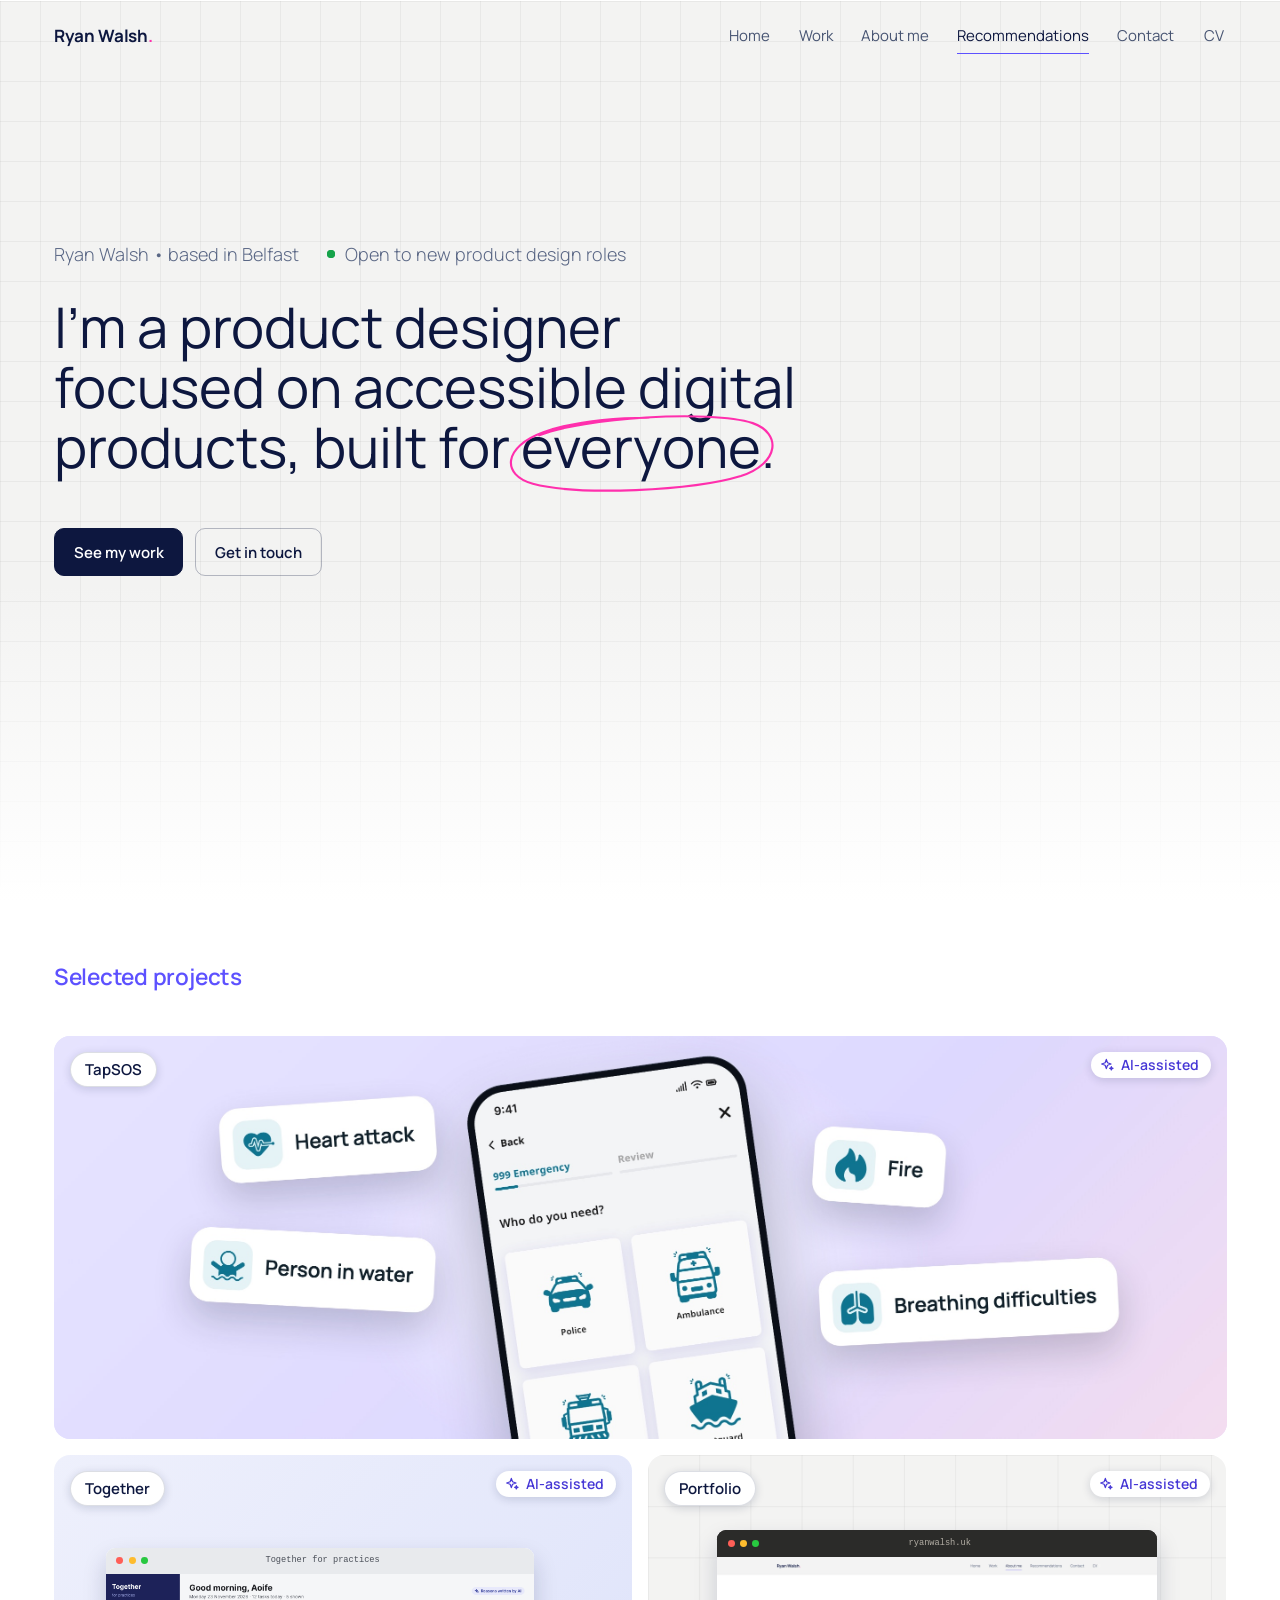
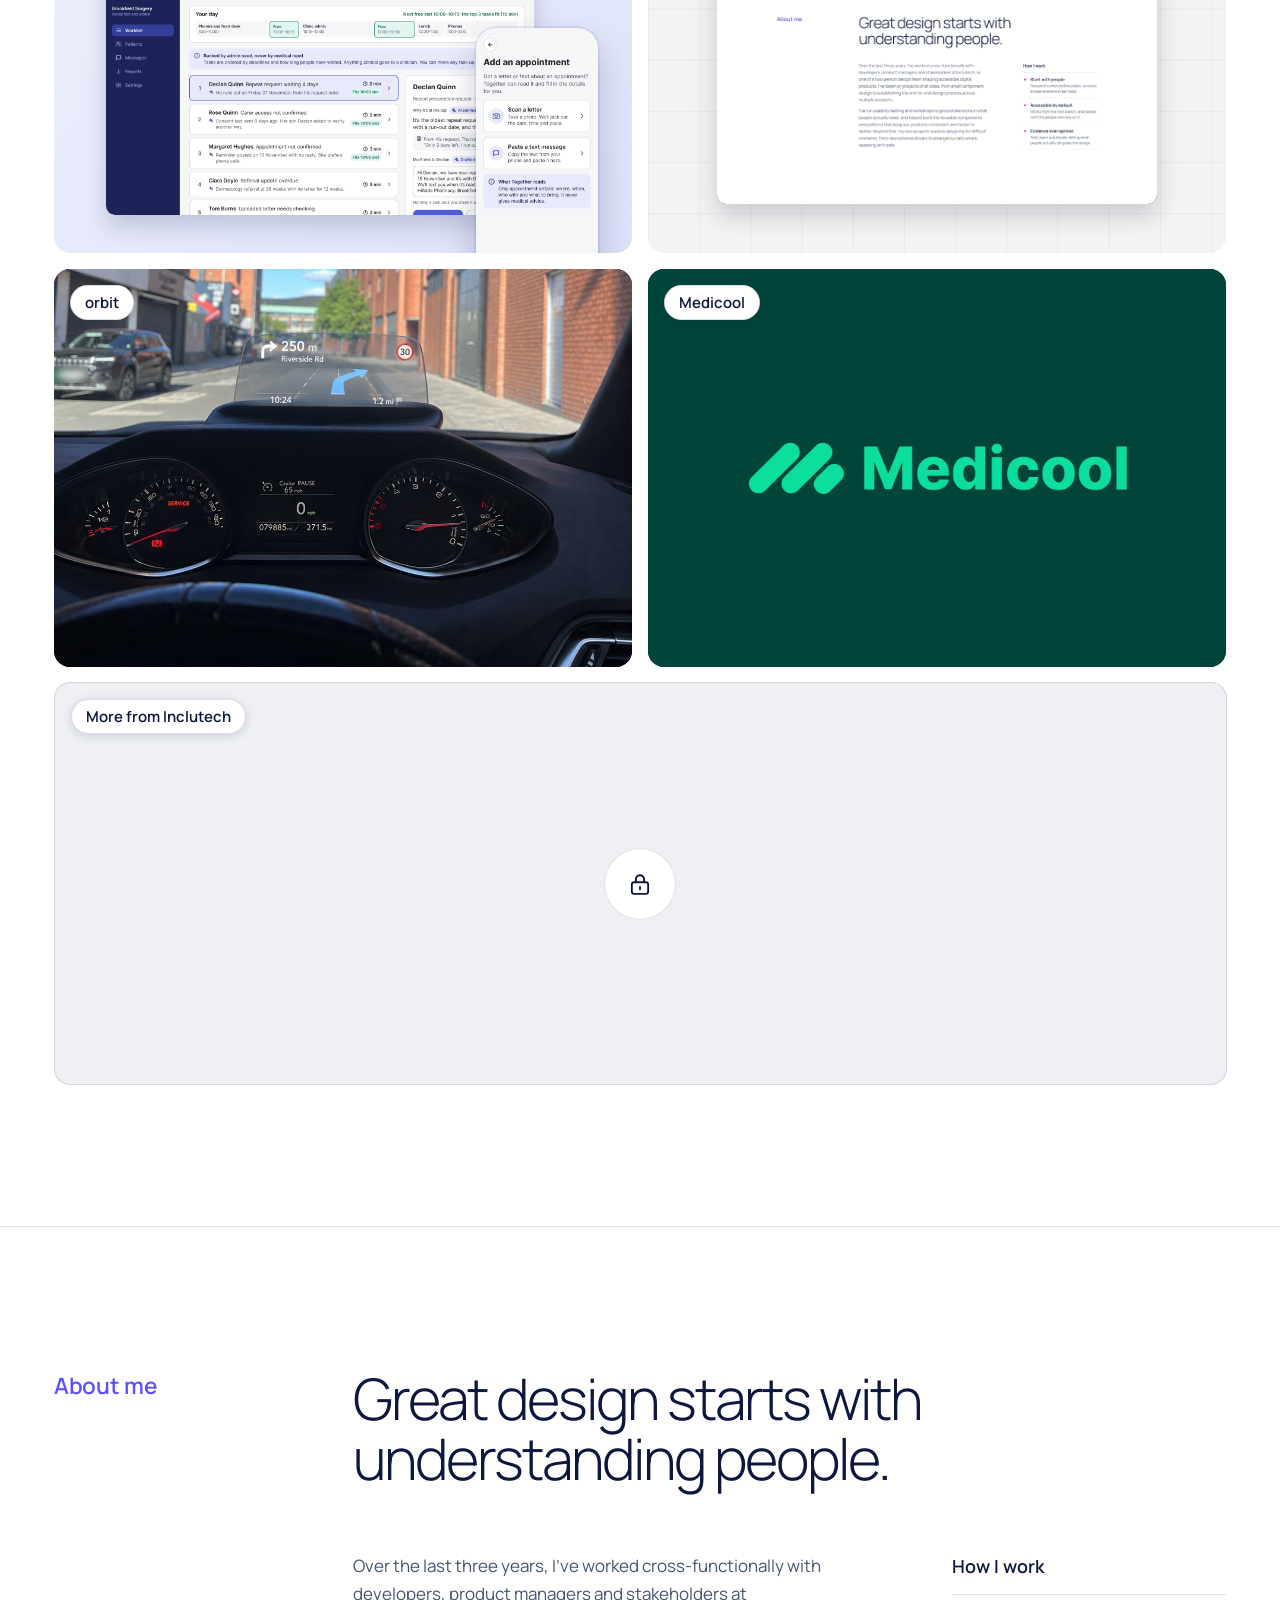
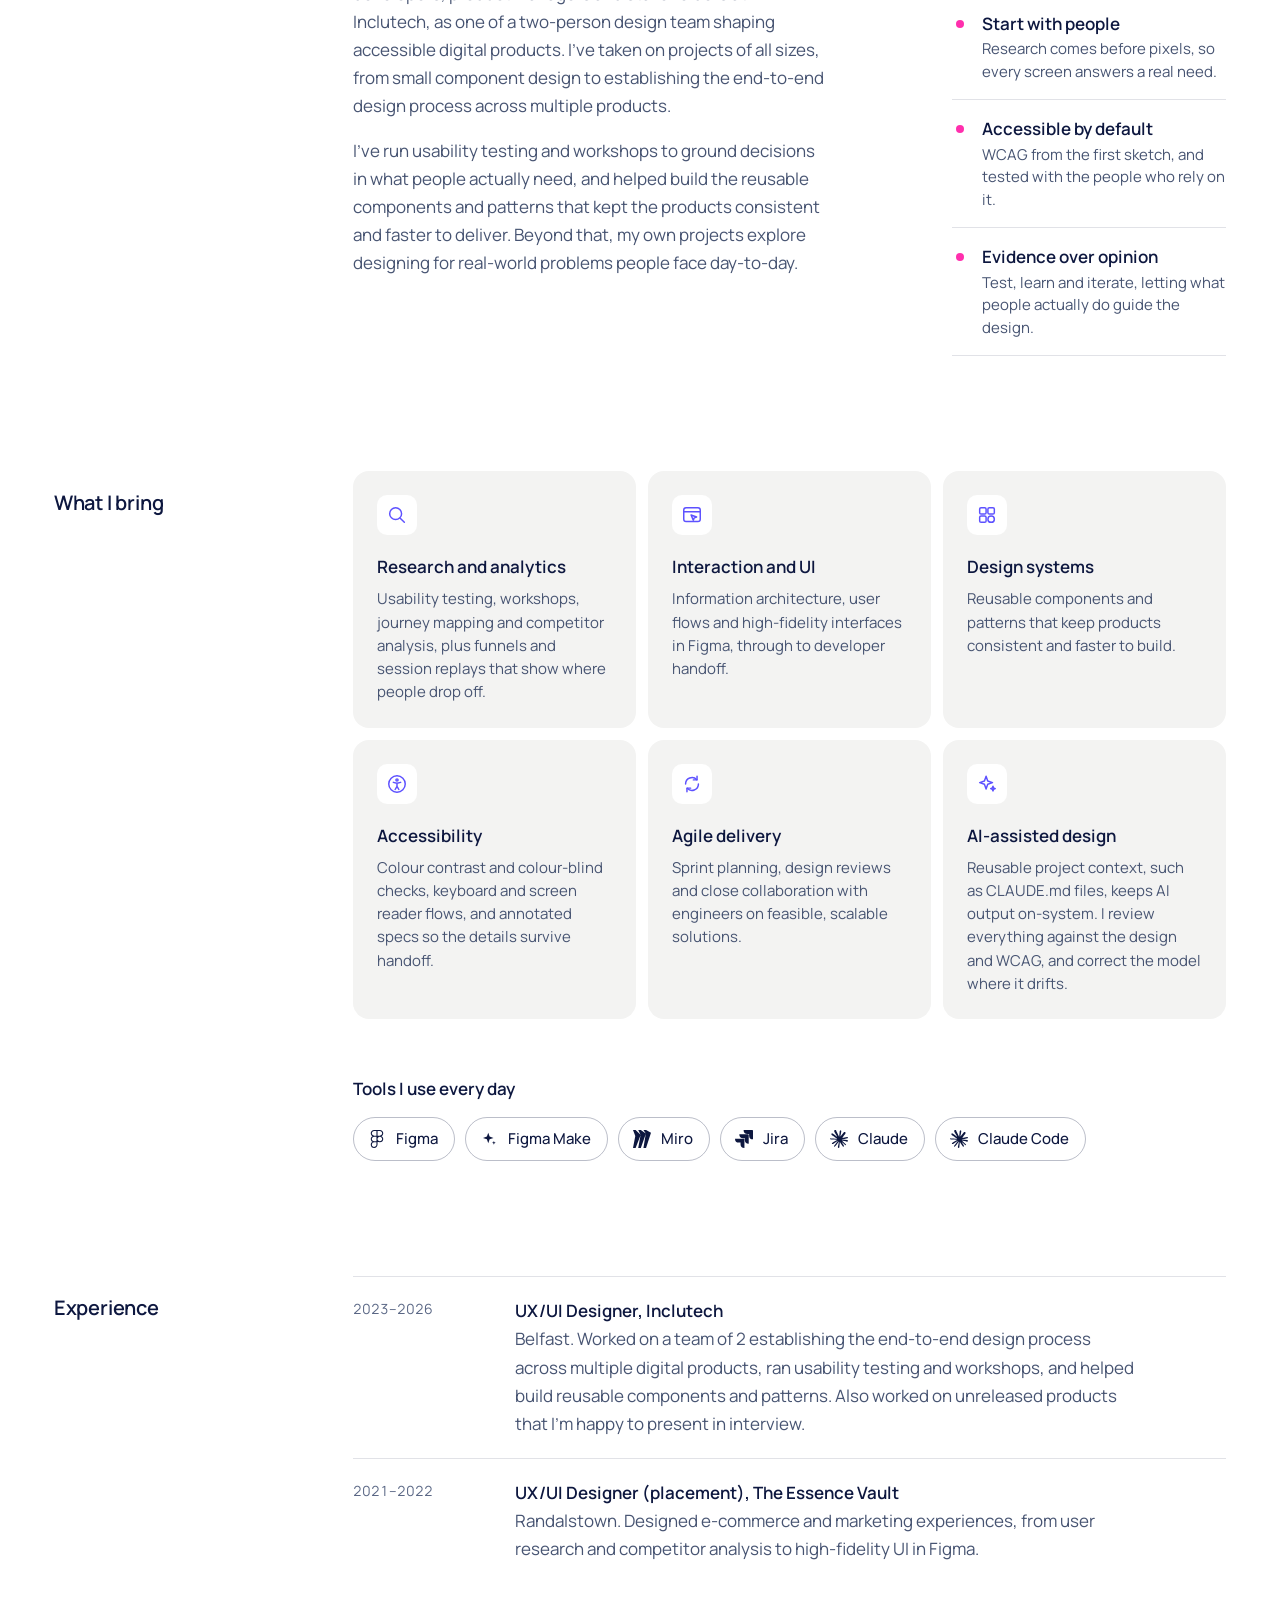
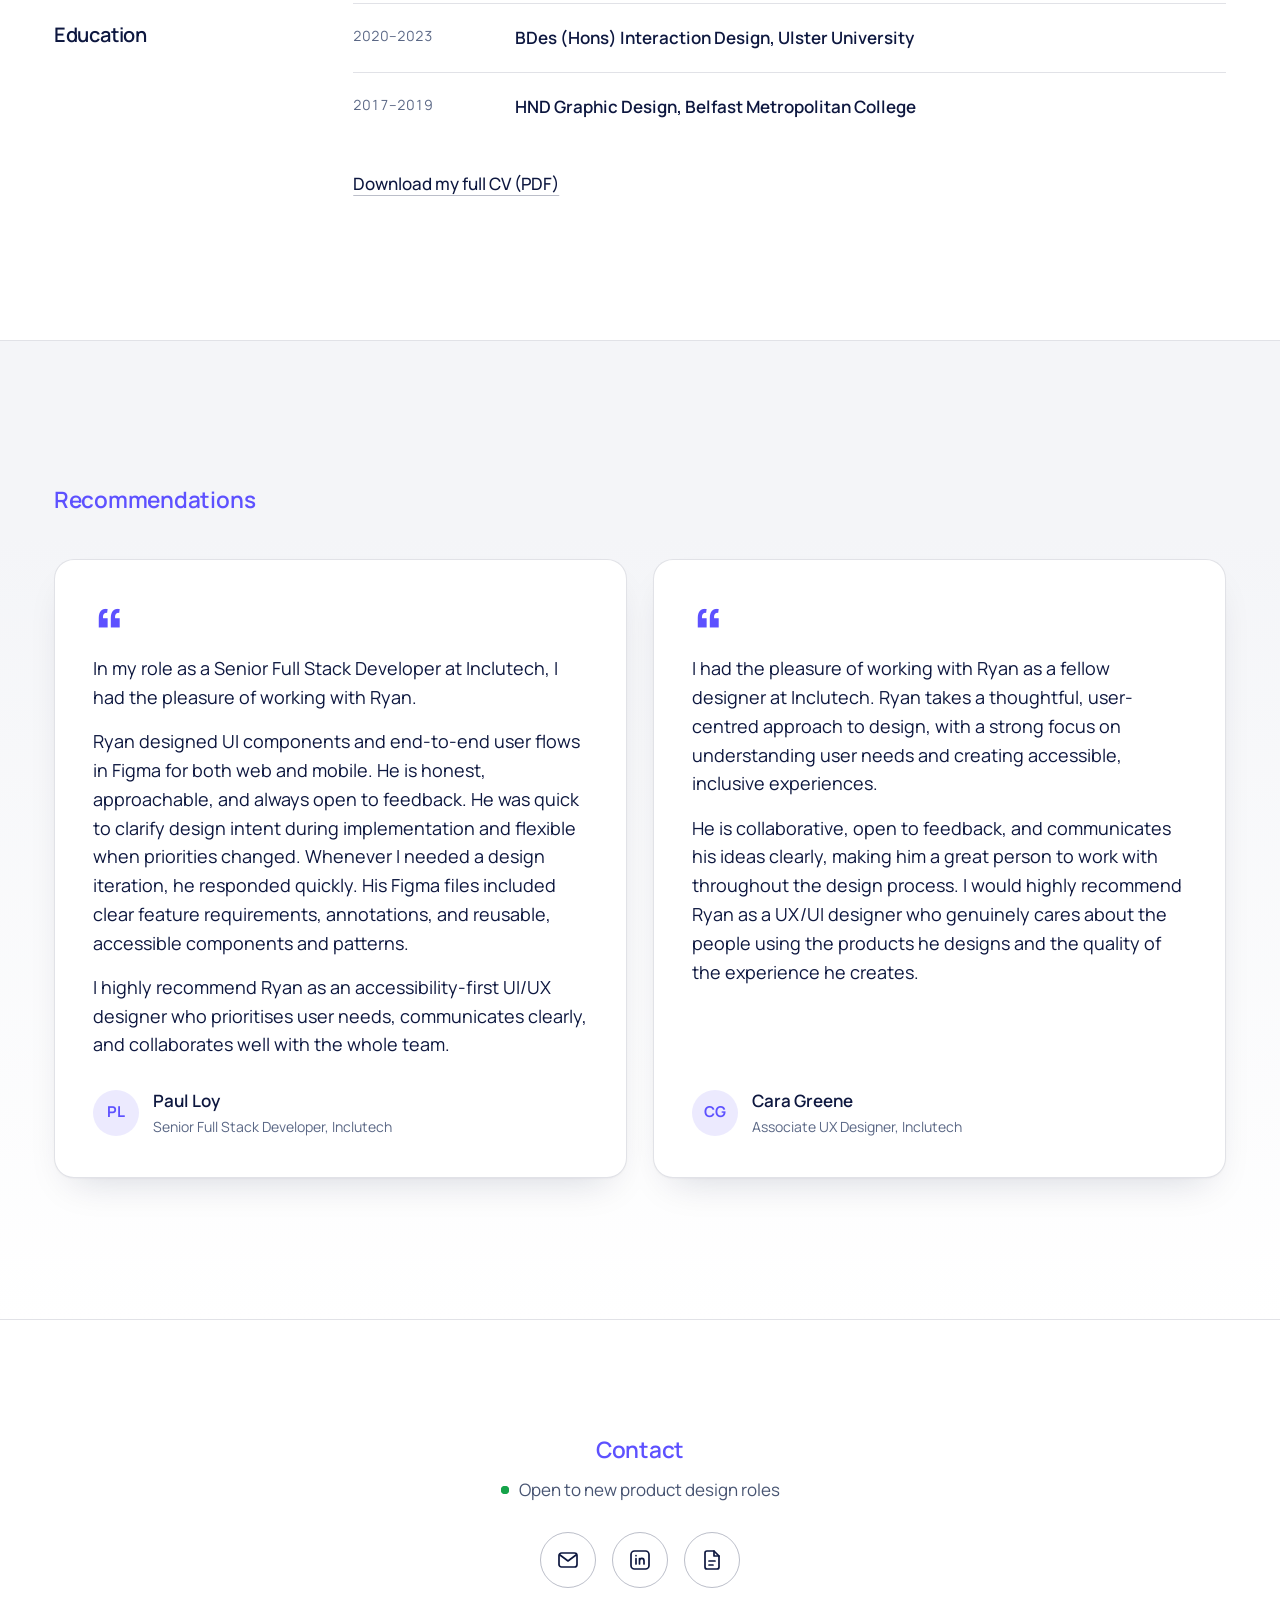
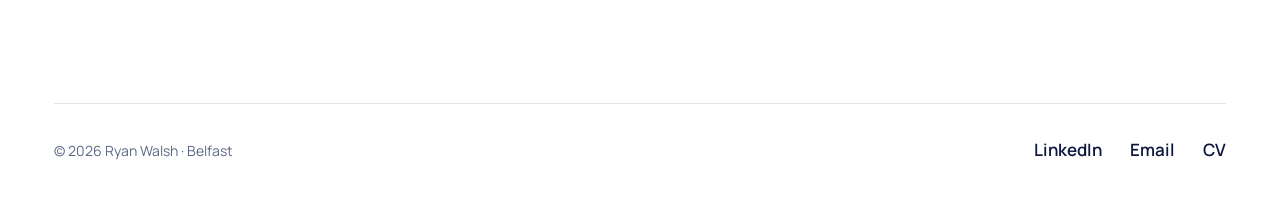
<file: index.html>
<!doctype html>
<html lang="en-GB">
<head>
  <meta charset="utf-8">
  <meta name="viewport" content="width=device-width, initial-scale=1, viewport-fit=cover">
  <title>Ryan Walsh, Product Designer (UX/UI) in Belfast</title>
  <meta name="description" content="Ryan Walsh is a product designer in Belfast, designing accessible, end-to-end digital products from research to developer handoff.">
  <meta name="theme-color" content="#131313">

  <meta property="og:type" content="website">
  <meta property="og:title" content="Ryan Walsh, Product Designer (UX/UI)">
  <meta property="og:description" content="Accessible, end-to-end product design from Belfast.">
  <meta property="og:url" content="https://ryanwalsh.uk/">
  <meta property="og:image" content="https://ryanwalsh.uk/images/share-card.png?v=3">
  <meta name="twitter:card" content="summary_large_image">

  <link rel="icon" href="favicon.svg?v=3" type="image/svg+xml">
  <link rel="preconnect" href="https://fonts.googleapis.com">
  <link rel="preconnect" href="https://fonts.gstatic.com" crossorigin>
  <link rel="stylesheet" href="https://fonts.googleapis.com/css2?family=Manrope:wght@200..800&display=swap">
  <link rel="stylesheet" href="css/styles.css?v=20261105b">
  <script src="js/main.js?v=20261029a" defer></script>
</head>
<body id="top">

<!-- Icon set used inside the TapSOS phone mockups -->
<svg class="sprite" aria-hidden="true" focusable="false">
  <symbol id="i-person" viewBox="0 0 24 24"><circle cx="12" cy="4.8" r="2.2"/><path d="M12 8.5v6M7.5 11.6 12 9.4l4.5 2.2M9.4 21l2.6-6.5 2.6 6.5"/></symbol>
  <symbol id="i-speech" viewBox="0 0 24 24"><path d="M4 5h16v10.5H10l-4.5 4v-4H4z"/><path d="M8 9.3h8M8 12.3h5"/></symbol>
  <symbol id="i-eye" viewBox="0 0 24 24"><path d="M2.5 12S6 5.5 12 5.5 21.5 12 21.5 12 18 18.5 12 18.5 2.5 12 2.5 12z"/><circle cx="12" cy="12" r="3"/></symbol>
  <symbol id="i-bottle" viewBox="0 0 24 24"><path d="M10 2.5h4M10.5 2.5v4L8 10v11.5h8V10l-2.5-3.5v-4M8 14h8"/></symbol>
  <symbol id="i-ticket" viewBox="0 0 24 24"><path d="M3 7h18v3.2a1.8 1.8 0 0 0 0 3.6V17H3v-3.2a1.8 1.8 0 0 0 0-3.6z"/><path d="M14.5 8v1.5M14.5 11.3v1.4M14.5 14.5V16"/></symbol>
  <symbol id="i-bag" viewBox="0 0 24 24"><path d="M5 8.5h14l-1.2 12H6.2z"/><path d="M9 8.5V7a3 3 0 0 1 6 0v1.5"/></symbol>
  <symbol id="i-pin" viewBox="0 0 24 24"><path d="M12 21s-6.5-6.2-6.5-11a6.5 6.5 0 0 1 13 0c0 4.8-6.5 11-6.5 11z"/><circle cx="12" cy="10" r="2.3"/></symbol>
</svg>

<a class="skip-link" href="#main">Skip to content</a>

<header class="site-header site-header--light">
  <div class="wrap site-header__inner">
    <a class="wordmark" href="#top">Ryan Walsh<span class="wordmark__stop" aria-hidden="true">.</span></a>
    <button class="nav-toggle" type="button" aria-expanded="false" aria-controls="site-nav">
      <span class="nav-toggle__open">Menu</span><span class="nav-toggle__close">Close</span>
    </button>
    <nav class="nav" id="site-nav" aria-label="Main">
      <ul class="nav__list">
        <li><a class="nav__link" href="#top">Home</a></li>
        <li><a class="nav__link" href="#work">Work</a></li>
        <li><a class="nav__link" href="#about">About me</a></li>
        <li><a class="nav__link" href="#recommendations">Recommendations</a></li>
        <li><a class="nav__link" href="#contact">Contact</a></li>
        <li><a class="nav__link" href="cv/ryanwalsh-2026-cv.pdf" target="_blank" rel="noopener">CV</a></li>
      </ul>
    </nav>
  </div>
</header>

<main id="main">

  <!-- ============ Hero ============ -->
  <div class="hero-band hero-band--light">
  <section class="hero wrap" aria-labelledby="hero-title">
    <div class="grid">
      <p class="hero__hello"><span>Ryan Walsh • based in Belfast</span><span class="status"><span class="status__dot" aria-hidden="true"></span>Open to new product design roles</span></p>

      <h1 class="hero__title" id="hero-title">
        I’m a product designer focused on accessible digital products, built for <span class="nowrap"><span class="circled">everyone<svg class="pen pen--loop" data-draw="load" style="--delay: 0.85s" viewBox="0 0 400 120" aria-hidden="true" focusable="false"><path pathLength="1" d="M58 30C120 8 300 4 360 26c40 16 36 58-20 74-70 18-230 18-294-2C2 84 6 44 64 26c46-14 106-16 150-14"/></svg></span>.</span>
      </h1>

      <div class="hero__aside">
        <div class="hero__actions">
          <a class="button button--solid" href="#work">See my work</a>
          <a class="button" href="#contact">Get in touch</a>
        </div>
      </div>
    </div>
  </section>
  </div>

  <!-- ============ Selected projects ============ -->
  <section class="section" id="work" aria-labelledby="work-title">
    <div class="wrap grid">
      <h2 class="section__label" id="work-title">Selected projects</h2>

      <article class="project project--feature">
        <a class="project__link" href="tapsos.html">
          <div class="media media--zoom project__media" style="background: #e6e3ff">
            <span class="project__badge" aria-hidden="true">TapSOS</span>
            <span class="ai-chip ai-chip--card" aria-hidden="true"><svg viewBox="0 0 24 24" aria-hidden="true" focusable="false"><path d="M11 3.5l1.8 5.2 5.2 1.8-5.2 1.8L11 17.5l-1.8-5.2L4 10.5l5.2-1.8z"/><path d="M18.5 14.5l.7 1.8 1.8.7-1.8.7-.7 1.8-.7-1.8-1.8-.7 1.8-.7z"/></svg>AI-assisted</span>
            <div class="project__overlay" aria-hidden="true"><p class="project__overlay-title">TapSOS</p><p class="project__overlay-desc">Contact the emergency services without saying a word.</p><span class="project__overlay-cta">View case study<svg class="project__arrow" viewBox="0 0 16 16" focusable="false"><path d="M2 8h11M9 4l4 4-4 4"/></svg></span></div>
            <picture>
              <source media="(min-width: 900px)" srcset="images/tapsos/home-card-wide.jpg?v=2" width="2640" height="907">
              <img class="media__img" src="images/tapsos/home-card.jpg?v=2" alt="" width="1200" height="826" loading="lazy">
            </picture>
          </div>
          <div class="project__caption" aria-hidden="true"><p class="project__caption-desc">Contact the emergency services without saying a word.</p><span class="project__cta">View case study<svg class="project__arrow" viewBox="0 0 16 16" aria-hidden="true" focusable="false"><path d="M2 8h11M9 4l4 4-4 4"/></svg></span></div>
          <div class="project__text visually-hidden">
            <h3 class="project__title">TapSOS</h3>
            <p class="project__desc">Contact the emergency services without saying a word. A free, accredited app that lets people contact the UK Police, Ambulance, Fire &amp; Rescue and Coastguard without speaking.</p>
            <ul class="tags" aria-label="Skills"><li>UX Research</li><li>UX Design</li><li>Accessibility</li></ul>
            <span class="project__cta">View case study<svg class="project__arrow" viewBox="0 0 16 16" aria-hidden="true" focusable="false"><path d="M2 8h11M9 4l4 4-4 4"/></svg></span>
          </div>
        </a>
      </article>

      <article class="project project--third project--together">
        <a class="project__link" href="together.html">
          <div class="media media--together media--zoom project__media">
            <span class="project__badge" aria-hidden="true">Together</span>
            <span class="ai-chip ai-chip--card" aria-hidden="true"><svg viewBox="0 0 24 24" aria-hidden="true" focusable="false"><path d="M11 3.5l1.8 5.2 5.2 1.8-5.2 1.8L11 17.5l-1.8-5.2L4 10.5l5.2-1.8z"/><path d="M18.5 14.5l.7 1.8 1.8.7-1.8.7-.7 1.8-.7-1.8-1.8-.7 1.8-.7z"/></svg>AI-assisted</span>
            <div class="project__overlay" aria-hidden="true"><p class="project__overlay-title">Together</p><p class="project__overlay-desc">Designing AI for healthcare: where it helps, and where it stops.</p><span class="project__overlay-cta">View case study<svg class="project__arrow" viewBox="0 0 16 16" focusable="false"><path d="M2 8h11M9 4l4 4-4 4"/></svg></span></div>
            <div class="media__img tg-card" aria-hidden="true">
              <div class="site-window__frame site-window__frame--light tg-card__win">
                <p class="site-window__bar"><i></i><i></i><i></i><span>Together for practices</span></p>
                <div class="site-window__screen"><img src="images/together/dashboard.jpg" alt="" width="2880" height="2048" loading="lazy"></div>
              </div>
              <img class="tg-card__phone" src="images/together/add.jpg" alt="" width="786" height="1704" loading="lazy">
            </div>
          </div>
          <div class="project__caption" aria-hidden="true"><p class="project__caption-desc">Designing AI for healthcare: where it helps, and where it stops.</p><span class="project__cta">View case study<svg class="project__arrow" viewBox="0 0 16 16" aria-hidden="true" focusable="false"><path d="M2 8h11M9 4l4 4-4 4"/></svg></span></div>
          <div class="project__text visually-hidden">
            <h3 class="project__title">Together</h3>
            <p class="project__desc">In progress: a concept that joins up GP, hospital and pharmacy care, with an AI feature that reads appointment letters and a staff worklist ranked by admin need.</p>
            <ul class="tags" aria-label="Skills"><li>UX Design</li><li>Mobile</li><li>AI</li></ul>
            <span class="project__cta">View case study<svg class="project__arrow" viewBox="0 0 16 16" aria-hidden="true" focusable="false"><path d="M2 8h11M9 4l4 4-4 4"/></svg></span>
          </div>
        </a>
      </article>

      <article class="project project--site">
        <a class="project__link" href="portfolio-site.html">
          <div class="media media--site media--zoom project__media">
            <span class="project__badge" aria-hidden="true">Portfolio</span>
            <span class="ai-chip ai-chip--card" aria-hidden="true"><svg viewBox="0 0 24 24" aria-hidden="true" focusable="false"><path d="M11 3.5l1.8 5.2 5.2 1.8-5.2 1.8L11 17.5l-1.8-5.2L4 10.5l5.2-1.8z"/><path d="M18.5 14.5l.7 1.8 1.8.7-1.8.7-.7 1.8-.7-1.8-1.8-.7 1.8-.7z"/></svg>AI-assisted</span>
            <div class="project__overlay" aria-hidden="true"><p class="project__overlay-title">Portfolio</p><p class="project__overlay-desc">Designing and building my portfolio with AI</p><span class="project__overlay-cta">View case study<svg class="project__arrow" viewBox="0 0 16 16" focusable="false"><path d="M2 8h11M9 4l4 4-4 4"/></svg></span></div>
            <div class="media__img site-window" aria-hidden="true">
              <div class="site-window__frame">
                <p class="site-window__bar"><i></i><i></i><i></i><span>ryanwalsh.uk</span></p>
                <div class="site-window__screen"><img src="images/site-about.webp" alt="" width="2000" height="1011" loading="lazy"></div>
              </div>
            </div>
          </div>
          <div class="project__caption" aria-hidden="true"><p class="project__caption-desc">Designing and building my portfolio with AI</p><span class="project__cta">View case study<svg class="project__arrow" viewBox="0 0 16 16" aria-hidden="true" focusable="false"><path d="M2 8h11M9 4l4 4-4 4"/></svg></span></div>
          <div class="project__text visually-hidden">
            <h3 class="project__title">Portfolio</h3>
            <p class="project__desc">Designing and building my portfolio with AI</p>
            <ul class="tags" aria-label="Skills"><li>UX Design</li><li>Web</li><li>AI</li></ul>
            <span class="project__cta">View case study<svg class="project__arrow" viewBox="0 0 16 16" aria-hidden="true" focusable="false"><path d="M2 8h11M9 4l4 4-4 4"/></svg></span>
          </div>
        </a>
      </article>

      <article class="project project--second">
        <a class="project__link" href="orbit.html">
          <div class="media media--zoom project__media" style="background: #1c1d20">
            <span class="project__badge" aria-hidden="true">orbit</span>
            <div class="project__overlay" aria-hidden="true"><p class="project__overlay-title">orbit</p><p class="project__overlay-desc">A heads-up display app for neurodiverse drivers.</p><span class="project__overlay-cta">View case study<svg class="project__arrow" viewBox="0 0 16 16" focusable="false"><path d="M2 8h11M9 4l4 4-4 4"/></svg></span></div>
            <img class="media__img" src="images/orbit-hud-photo.jpg" alt="" width="1086" height="747" loading="lazy">
          </div>
          <div class="project__caption" aria-hidden="true"><p class="project__caption-desc">A heads-up display app for neurodiverse drivers.</p><span class="project__cta">View case study<svg class="project__arrow" viewBox="0 0 16 16" aria-hidden="true" focusable="false"><path d="M2 8h11M9 4l4 4-4 4"/></svg></span></div>
          <div class="project__text visually-hidden">
            <h3 class="project__title">orbit</h3>
            <p class="project__desc">A heads-up display app that puts directions in a driver’s peripheral view, designed around the needs of neurodiverse drivers.</p>
            <ul class="tags" aria-label="Skills"><li>UX Research</li><li>UX Design</li><li>Mobile</li><li>HUD</li></ul>
            <span class="project__cta">View case study<svg class="project__arrow" viewBox="0 0 16 16" aria-hidden="true" focusable="false"><path d="M2 8h11M9 4l4 4-4 4"/></svg></span>
          </div>
        </a>
      </article>

      <article class="project project--medicool">
        <a class="project__link" href="medicool.html">
          <div class="media media--medicool media--zoom project__media">
            <span class="project__badge" aria-hidden="true">Medicool</span>
            <div class="project__overlay" aria-hidden="true"><p class="project__overlay-title">Medicool</p><p class="project__overlay-desc">Keeping medication cool on the go, with a smart case and an app.</p><span class="project__overlay-cta">View case study<svg class="project__arrow" viewBox="0 0 16 16" focusable="false"><path d="M2 8h11M9 4l4 4-4 4"/></svg></span></div>
            <img class="media__img medicool__logo" src="images/medicool.webp" alt="" width="2000" height="1125" loading="lazy">
          </div>
          <div class="project__caption" aria-hidden="true"><p class="project__caption-desc">Keeping medication cool on the go, with a smart case and an app.</p><span class="project__cta">View case study<svg class="project__arrow" viewBox="0 0 16 16" aria-hidden="true" focusable="false"><path d="M2 8h11M9 4l4 4-4 4"/></svg></span></div>
          <div class="project__text visually-hidden">
            <h3 class="project__title">Medicool</h3>
            <p class="project__desc">A co-founders project from Catalyst in 2023: a smart case that keeps medication cool on the go, and the app that talks to it. Our team was selected for a £10,000 proof-of-concept grant.</p>
            <ul class="tags" aria-label="Skills"><li>Branding</li><li>UX Design</li><li>Mobile</li></ul>
            <span class="project__cta">View case study<svg class="project__arrow" viewBox="0 0 16 16" aria-hidden="true" focusable="false"><path d="M2 8h11M9 4l4 4-4 4"/></svg></span>
          </div>
        </a>
      </article>

      <article class="project project--fourth project--locked">
        <a class="project__link" href="mailto:ryanjameswalsh@hotmail.com?subject=Portfolio%20walkthrough" aria-label="More from Inclutech: unreleased product work I can walk you through in an interview. Available on request. Opens an email to Ryan.">
          <div class="media media--locked project__media">
            <span class="project__badge" aria-hidden="true">More from Inclutech</span>
            <div class="project__overlay" aria-hidden="true"><p class="project__overlay-title">More from Inclutech</p><p class="project__overlay-desc">Unreleased product work I can walk you through in an interview.</p><span class="project__overlay-cta">Available on request<svg class="project__arrow" viewBox="0 0 16 16" focusable="false"><path d="M2 8h11M9 4l4 4-4 4"/></svg></span></div>
            <span class="locked__icon" aria-hidden="true"><svg viewBox="0 0 24 24" focusable="false"><rect x="5" y="10.5" width="14" height="10" rx="2"/><path d="M8.5 10.5V8a3.5 3.5 0 0 1 7 0v2.5"/><path d="M12 14.5v2"/></svg></span>
          </div>
          <div class="project__caption" aria-hidden="true"><p class="project__caption-desc">Unreleased product work I can walk you through in an interview.</p><span class="project__cta">Available on request<svg class="project__arrow" viewBox="0 0 16 16" aria-hidden="true" focusable="false"><path d="M2 8h11M9 4l4 4-4 4"/></svg></span></div>
          <div class="project__text visually-hidden">
            <h3 class="project__title">More from Inclutech</h3>
            <p class="project__desc">Unreleased product work I can walk you through in an interview.</p>
            <span class="project__cta">Available on request</span>
          </div>
        </a>
      </article>
    </div>
  </section>

  <!-- ============ About ============ -->
  <section class="section" id="about" aria-labelledby="about-title">
    <div class="wrap grid">
      <h2 class="section__label" id="about-title">About me</h2>
      <p class="about__statement">Great design starts with understanding people.</p>

      <div class="about__body flow">
        <p>Over the last three years, I’ve worked cross-functionally with developers, product managers and stakeholders at Inclutech, as one of a two-person design team shaping accessible digital products. I’ve taken on projects of all sizes, from small component design to establishing the end-to-end design process across multiple products.</p>
        <p>I’ve run usability testing and workshops to ground decisions in what people actually need, and helped build the reusable components and patterns that kept the products consistent and faster to deliver. Beyond that, my own projects explore designing for real-world problems people face day-to-day.</p>
      </div>

      <div class="about__principles">
        <h3 class="about__principles-title">How I work</h3>
        <ul class="beliefs">
          <li><svg class="pen pen--dot" data-draw style="--delay: 0s" viewBox="0 0 20 20" aria-hidden="true" focusable="false"><circle class="pen__ring" cx="10" cy="10" r="8"/><circle class="pen__dot" cx="10" cy="10" r="5"/></svg><p><strong>Start with people</strong>Research comes before pixels, so every screen answers a real need.</p></li>
          <li><svg class="pen pen--dot" data-draw style="--delay: 0.15s" viewBox="0 0 20 20" aria-hidden="true" focusable="false"><circle class="pen__ring" cx="10" cy="10" r="8"/><circle class="pen__dot" cx="10" cy="10" r="5"/></svg><p><strong>Accessible by default</strong>WCAG from the first sketch, and tested with the people who rely on it.</p></li>
          <li><svg class="pen pen--dot" data-draw style="--delay: 0.3s" viewBox="0 0 20 20" aria-hidden="true" focusable="false"><circle class="pen__ring" cx="10" cy="10" r="8"/><circle class="pen__dot" cx="10" cy="10" r="5"/></svg><p><strong>Evidence over opinion</strong>Test, learn and iterate, letting what people actually do guide the design.</p></li>
        </ul>
      </div>

      <div class="about__block">
        <h3 class="about__subhead">What I bring</h3>
        <dl class="skills">
          <div><dt><span class="skills__icon" aria-hidden="true"><svg viewBox="0 0 24 24" focusable="false"><circle cx="10.5" cy="10.5" r="6.5"/><path d="M15.5 15.5 20 20"/></svg></span>Research and analytics</dt><dd>Usability testing, workshops, journey mapping and competitor analysis, plus funnels and session replays that show where people drop off.</dd></div>
          <div><dt><span class="skills__icon" aria-hidden="true"><svg viewBox="0 0 24 24" focusable="false"><rect x="3" y="4" width="18" height="15" rx="2.5"/><path d="M3 8.5h18M11 12l6 2.2-2.6 1-1 2.6z"/></svg></span>Interaction and UI</dt><dd>Information architecture, user flows and high-fidelity interfaces in Figma, through to developer handoff.</dd></div>
          <div><dt><span class="skills__icon" aria-hidden="true"><svg viewBox="0 0 24 24" focusable="false"><rect x="4" y="4" width="7" height="7" rx="1.5"/><rect x="13" y="4" width="7" height="7" rx="1.5"/><rect x="4" y="13" width="7" height="7" rx="1.5"/><circle cx="16.5" cy="16.5" r="3.5"/></svg></span>Design systems</dt><dd>Reusable components and patterns that keep products consistent and faster to build.</dd></div>
          <div><dt><span class="skills__icon" aria-hidden="true"><svg viewBox="0 0 24 24" focusable="false"><circle cx="12" cy="12" r="9"/><circle cx="12" cy="7.6" r="1.2"/><path d="M8 10.2l4 1 4-1M12 11.2v3.3M10 18l2-3.5 2 3.5"/></svg></span>Accessibility</dt><dd>Colour contrast and colour-blind checks, keyboard and screen reader flows, and annotated specs so the details survive handoff.</dd></div>
          <div><dt><span class="skills__icon" aria-hidden="true"><svg viewBox="0 0 24 24" focusable="false"><path d="M19 12a7 7 0 0 1-12.2 4.7M5 12a7 7 0 0 1 12.2-4.7"/><path d="M17.5 3.5v4h-4M6.5 20.5v-4h4"/></svg></span>Agile delivery</dt><dd>Sprint planning, design reviews and close collaboration with engineers on feasible, scalable solutions.</dd></div>
          <div><dt><span class="skills__icon" aria-hidden="true"><svg viewBox="0 0 24 24" focusable="false"><path d="M11 3.5l1.8 5.2 5.2 1.8-5.2 1.8L11 17.5l-1.8-5.2L4 10.5l5.2-1.8z"/><path d="M18.5 14.5l.7 1.8 1.8.7-1.8.7-.7 1.8-.7-1.8-1.8-.7 1.8-.7z"/></svg></span>AI-assisted design</dt><dd>Reusable project context, such as CLAUDE.md files, keeps AI output on-system. I review everything against the design and WCAG, and correct the model where it drifts.</dd></div>
        </dl>
        <div class="tools">
          <p class="tools__label">Tools I use every day</p>
          <!-- Brand icons from Simple Icons (CC0) -->
          <ul class="tools__list">
            <li><svg viewBox="0 0 24 24" aria-hidden="true" focusable="false"><path d="M15.852 8.981h-4.588V0h4.588c2.476 0 4.49 2.014 4.49 4.49s-2.014 4.491-4.49 4.491zM12.735 7.51h3.117c1.665 0 3.019-1.355 3.019-3.019s-1.355-3.019-3.019-3.019h-3.117V7.51zm0 1.471H8.148c-2.476 0-4.49-2.014-4.49-4.49S5.672 0 8.148 0h4.588v8.981zm-4.587-7.51c-1.665 0-3.019 1.355-3.019 3.019s1.354 3.02 3.019 3.02h3.117V1.471H8.148zm4.587 15.019H8.148c-2.476 0-4.49-2.014-4.49-4.49s2.014-4.49 4.49-4.49h4.588v8.98zM8.148 8.981c-1.665 0-3.019 1.355-3.019 3.019s1.355 3.019 3.019 3.019h3.117V8.981H8.148zM8.172 24c-2.489 0-4.515-2.014-4.515-4.49s2.014-4.49 4.49-4.49h4.588v4.441c0 2.503-2.047 4.539-4.563 4.539zm-.024-7.51a3.023 3.023 0 0 0-3.019 3.019c0 1.665 1.365 3.019 3.044 3.019 1.705 0 3.093-1.376 3.093-3.068v-2.97H8.148zm7.704 0h-.098c-2.476 0-4.49-2.014-4.49-4.49s2.014-4.49 4.49-4.49h.098c2.476 0 4.49 2.014 4.49 4.49s-2.014 4.49-4.49 4.49zm-.097-7.509c-1.665 0-3.019 1.355-3.019 3.019s1.355 3.019 3.019 3.019h.098c1.665 0 3.019-1.355 3.019-3.019s-1.355-3.019-3.019-3.019h-.098z"/></svg>Figma</li>
            <li><svg viewBox="0 0 24 24" aria-hidden="true" focusable="false"><path d="M11 3.5l1.8 5.2 5.2 1.8-5.2 1.8L11 17.5l-1.8-5.2L4 10.5l5.2-1.8z"/><path d="M18.5 14.5l.7 1.8 1.8.7-1.8.7-.7 1.8-.7-1.8-1.8-.7 1.8-.7z"/></svg>Figma Make</li>
            <li><svg viewBox="0 0 24 24" aria-hidden="true" focusable="false"><path d="M17.392 0H13.9L17 4.808 10.444 0H6.949l3.102 6.3L3.494 0H0l3.05 8.131L0 24h3.494L10.05 6.985 6.949 24h3.494L17 5.494 13.899 24h3.493L24 3.672 17.392 0z"/></svg>Miro</li>
            <li><svg viewBox="0 0 24 24" aria-hidden="true" focusable="false"><path d="M11.571 11.513H0a5.218 5.218 0 0 0 5.232 5.215h2.13v2.057A5.215 5.215 0 0 0 12.575 24V12.518a1.005 1.005 0 0 0-1.005-1.005zm5.723-5.756H5.736a5.215 5.215 0 0 0 5.215 5.214h2.129v2.058a5.218 5.218 0 0 0 5.215 5.214V6.758a1.001 1.001 0 0 0-1.001-1.001zM23.013 0H11.455a5.215 5.215 0 0 0 5.215 5.215h2.129v2.057A5.215 5.215 0 0 0 24 12.483V1.005A1.001 1.001 0 0 0 23.013 0Z"/></svg>Jira</li>
            <li><svg viewBox="0 0 24 24" aria-hidden="true" focusable="false"><path d="m4.7144 15.9555 4.7174-2.6471.079-.2307-.079-.1275h-.2307l-.7893-.0486-2.6956-.0729-2.3375-.0971-2.2646-.1214-.5707-.1215-.5343-.7042.0546-.3522.4797-.3218.686.0608 1.5179.1032 2.2767.1578 1.6514.0972 2.4468.255h.3886l.0546-.1579-.1336-.0971-.1032-.0972L6.973 9.8356l-2.55-1.6879-1.3356-.9714-.7225-.4918-.3643-.4614-.1578-1.0078.6557-.7225.8803.0607.2246.0607.8925.686 1.9064 1.4754 2.4893 1.8336.3643.3035.1457-.1032.0182-.0728-.164-.2733-1.3539-2.4467-1.445-2.4893-.6435-1.032-.17-.6194c-.0607-.255-.1032-.4674-.1032-.7285L6.287.1335 6.6997 0l.9957.1336.419.3642.6192 1.4147 1.0018 2.2282 1.5543 3.0296.4553.8985.2429.8318.091.255h.1579v-.1457l.1275-1.706.2368-2.0947.2307-2.6957.0789-.7589.3764-.9107.7468-.4918.5828.2793.4797.686-.0668.4433-.2853 1.8517-.5586 2.9021-.3643 1.9429h.2125l.2429-.2429.9835-1.3053 1.6514-2.0643.7286-.8196.85-.9046.5464-.4311h1.0321l.759 1.1293-.34 1.1657-1.0625 1.3478-.8804 1.1414-1.2628 1.7-.7893 1.36.0729.1093.1882-.0183 2.8535-.607 1.5421-.2794 1.8396-.3157.8318.3886.091.3946-.3278.8075-1.967.4857-2.3072.4614-3.4364.8136-.0425.0304.0486.0607 1.5482.1457.6618.0364h1.621l3.0175.2247.7892.522.4736.6376-.079.4857-1.2142.6193-1.6393-.3886-3.825-.9107-1.3113-.3279h-.1822v.1093l1.0929 1.0686 2.0035 1.8092 2.5075 2.3314.1275.5768-.3218.4554-.34-.0486-2.2039-1.6575-.85-.7468-1.9246-1.621h-.1275v.17l.4432.6496 2.3436 3.5214.1214 1.0807-.17.3521-.6071.2125-.6679-.1214-1.3721-1.9246L14.38 17.959l-1.1414-1.9428-.1397.079-.674 7.2552-.3156.3703-.7286.2793-.6071-.4614-.3218-.7468.3218-1.4753.3886-1.9246.3157-1.53.2853-1.9004.17-.6314-.0121-.0425-.1397.0182-1.4328 1.9672-2.1796 2.9446-1.7243 1.8456-.4128.164-.7164-.3704.0667-.6618.4008-.5889 2.386-3.0357 1.4389-1.882.929-1.0868-.0062-.1579h-.0546l-6.3385 4.1164-1.1293.1457-.4857-.4554.0608-.7467.2307-.2429 1.9064-1.3114Z"/></svg>Claude</li>
            <li><svg viewBox="0 0 24 24" aria-hidden="true" focusable="false"><path d="m4.7144 15.9555 4.7174-2.6471.079-.2307-.079-.1275h-.2307l-.7893-.0486-2.6956-.0729-2.3375-.0971-2.2646-.1214-.5707-.1215-.5343-.7042.0546-.3522.4797-.3218.686.0608 1.5179.1032 2.2767.1578 1.6514.0972 2.4468.255h.3886l.0546-.1579-.1336-.0971-.1032-.0972L6.973 9.8356l-2.55-1.6879-1.3356-.9714-.7225-.4918-.3643-.4614-.1578-1.0078.6557-.7225.8803.0607.2246.0607.8925.686 1.9064 1.4754 2.4893 1.8336.3643.3035.1457-.1032.0182-.0728-.164-.2733-1.3539-2.4467-1.445-2.4893-.6435-1.032-.17-.6194c-.0607-.255-.1032-.4674-.1032-.7285L6.287.1335 6.6997 0l.9957.1336.419.3642.6192 1.4147 1.0018 2.2282 1.5543 3.0296.4553.8985.2429.8318.091.255h.1579v-.1457l.1275-1.706.2368-2.0947.2307-2.6957.0789-.7589.3764-.9107.7468-.4918.5828.2793.4797.686-.0668.4433-.2853 1.8517-.5586 2.9021-.3643 1.9429h.2125l.2429-.2429.9835-1.3053 1.6514-2.0643.7286-.8196.85-.9046.5464-.4311h1.0321l.759 1.1293-.34 1.1657-1.0625 1.3478-.8804 1.1414-1.2628 1.7-.7893 1.36.0729.1093.1882-.0183 2.8535-.607 1.5421-.2794 1.8396-.3157.8318.3886.091.3946-.3278.8075-1.967.4857-2.3072.4614-3.4364.8136-.0425.0304.0486.0607 1.5482.1457.6618.0364h1.621l3.0175.2247.7892.522.4736.6376-.079.4857-1.2142.6193-1.6393-.3886-3.825-.9107-1.3113-.3279h-.1822v.1093l1.0929 1.0686 2.0035 1.8092 2.5075 2.3314.1275.5768-.3218.4554-.34-.0486-2.2039-1.6575-.85-.7468-1.9246-1.621h-.1275v.17l.4432.6496 2.3436 3.5214.1214 1.0807-.17.3521-.6071.2125-.6679-.1214-1.3721-1.9246L14.38 17.959l-1.1414-1.9428-.1397.079-.674 7.2552-.3156.3703-.7286.2793-.6071-.4614-.3218-.7468.3218-1.4753.3886-1.9246.3157-1.53.2853-1.9004.17-.6314-.0121-.0425-.1397.0182-1.4328 1.9672-2.1796 2.9446-1.7243 1.8456-.4128.164-.7164-.3704.0667-.6618.4008-.5889 2.386-3.0357 1.4389-1.882.929-1.0868-.0062-.1579h-.0546l-6.3385 4.1164-1.1293.1457-.4857-.4554.0608-.7467.2307-.2429 1.9064-1.3114Z"/></svg>Claude Code</li>
          </ul>
        </div>
      </div>

      <div class="about__block">
        <h3 class="about__subhead">Experience</h3>
        <ol class="history">
          <li class="history__item">
            <span class="history__when">2023–2026</span>
            <div>
              <p class="history__role">UX/UI Designer, Inclutech</p>
              <p class="history__detail">Belfast. Worked on a team of 2 establishing the end-to-end design process across multiple digital products, ran usability testing and workshops, and helped build reusable components and patterns. Also worked on unreleased products that I’m happy to present in interview.</p>
            </div>
          </li>
          <li class="history__item">
            <span class="history__when">2021–2022</span>
            <div>
              <p class="history__role">UX/UI Designer (placement), The Essence Vault</p>
              <p class="history__detail">Randalstown. Designed e-commerce and marketing experiences, from user research and competitor analysis to high-fidelity UI in Figma.</p>
            </div>
          </li>
        </ol>

        <h3 class="about__subhead">Education</h3>
        <ol class="history">
          <li class="history__item">
            <span class="history__when">2020–2023</span>
            <div><p class="history__role">BDes (Hons) Interaction Design, Ulster University</p></div>
          </li>
          <li class="history__item">
            <span class="history__when">2017–2019</span>
            <div><p class="history__role">HND Graphic Design, Belfast Metropolitan College</p></div>
          </li>
        </ol>

        <p class="about__cv"><a class="text-link" href="cv/ryanwalsh-2026-cv.pdf" download>Download my full CV (PDF)</a></p>
      </div>
    </div>
  </section>

  <!-- ============ Recommendations ============ -->
  <section class="section" id="recommendations" aria-labelledby="recs-title">
    <div class="wrap grid">
      <h2 class="section__label" id="recs-title">Recommendations</h2>

      <figure class="rec rec--a">
        <blockquote>
          <p>In my role as a Senior Full Stack Developer at Inclutech, I had the pleasure of working with Ryan.</p>
          <p>Ryan designed UI components and end-to-end user flows in Figma for both web and mobile. He is honest, approachable, and always open to feedback. He was quick to clarify design intent during implementation and flexible when priorities changed. Whenever I needed a design iteration, he responded quickly. His Figma files included clear feature requirements, annotations, and reusable, accessible components and patterns.</p>
          <p>I highly recommend Ryan as an accessibility-first UI/UX designer who prioritises user needs, communicates clearly, and collaborates well with the whole team.</p>
        </blockquote>
        <figcaption><span class="rec__avatar" aria-hidden="true">PL</span><span class="rec__who"><span class="rec__name">Paul Loy</span><span class="rec__role">Senior Full Stack Developer, Inclutech</span></span></figcaption>
      </figure>

      <figure class="rec rec--b">
        <blockquote>
          <p>I had the pleasure of working with Ryan as a fellow designer at Inclutech. Ryan takes a thoughtful, user-centred approach to design, with a strong focus on understanding user needs and creating accessible, inclusive experiences.</p>
          <p>He is collaborative, open to feedback, and communicates his ideas clearly, making him a great person to work with throughout the design process. I would highly recommend Ryan as a UX/UI designer who genuinely cares about the people using the products he designs and the quality of the experience he creates.</p>
        </blockquote>
        <figcaption><span class="rec__avatar" aria-hidden="true">CG</span><span class="rec__who"><span class="rec__name">Cara Greene</span><span class="rec__role">Associate UX Designer, Inclutech</span></span></figcaption>
      </figure>
    </div>
  </section>


  <!-- ============ Contact ============ -->
  <section class="section contact" id="contact" aria-labelledby="contact-title">
    <div class="wrap">
      <h2 class="section__label contact__title" id="contact-title">Contact</h2>
      <p class="status contact__status"><span class="status__dot" aria-hidden="true"></span>Open to new product design roles</p>
      <ul class="contact__icons">
        <li><a href="mailto:ryanjameswalsh@hotmail.com" aria-label="Email ryanjameswalsh@hotmail.com" title="Email"><svg viewBox="0 0 24 24" aria-hidden="true" focusable="false"><rect x="3" y="5" width="18" height="14" rx="2.5"/><path d="M4 7l8 6 8-6"/></svg></a></li>
        <li><a href="https://www.linkedin.com/in/ryanwalshh/" target="_blank" rel="noopener" aria-label="LinkedIn (opens in a new tab)" title="LinkedIn"><svg viewBox="0 0 24 24" aria-hidden="true" focusable="false"><rect x="3" y="3" width="18" height="18" rx="3.5"/><path d="M8 10.5V16M8 7.6v.1M11.5 16v-5.5M11.5 13c0-1.6 1.1-2.6 2.4-2.6 1.4 0 2.1.9 2.1 2.6V16"/></svg></a></li>
        <li><a href="cv/ryanwalsh-2026-cv.pdf" download aria-label="Download my CV (PDF)" title="Download CV"><svg viewBox="0 0 24 24" aria-hidden="true" focusable="false"><path d="M14 3H7a2 2 0 0 0-2 2v14a2 2 0 0 0 2 2h10a2 2 0 0 0 2-2V8z"/><path d="M14 3v5h5M9 13h6M9 17h4"/></svg></a></li>
      </ul>
    </div>
  </section>
</main>

<footer class="site-footer">
  <div class="wrap">
    <div class="site-footer__inner">
      <p>© <span data-year>2026</span> Ryan Walsh · Belfast</p>
      <ul class="site-footer__links" aria-label="Contact">
        <li><a href="https://www.linkedin.com/in/ryanwalshh/" target="_blank" rel="noopener">LinkedIn</a></li>
        <li><a href="mailto:ryanjameswalsh@hotmail.com">Email</a></li>
        <li><a href="cv/ryanwalsh-2026-cv.pdf" target="_blank" rel="noopener">CV</a></li>
      </ul>
    </div>
  </div>
</footer>

</body>
</html>
</file>
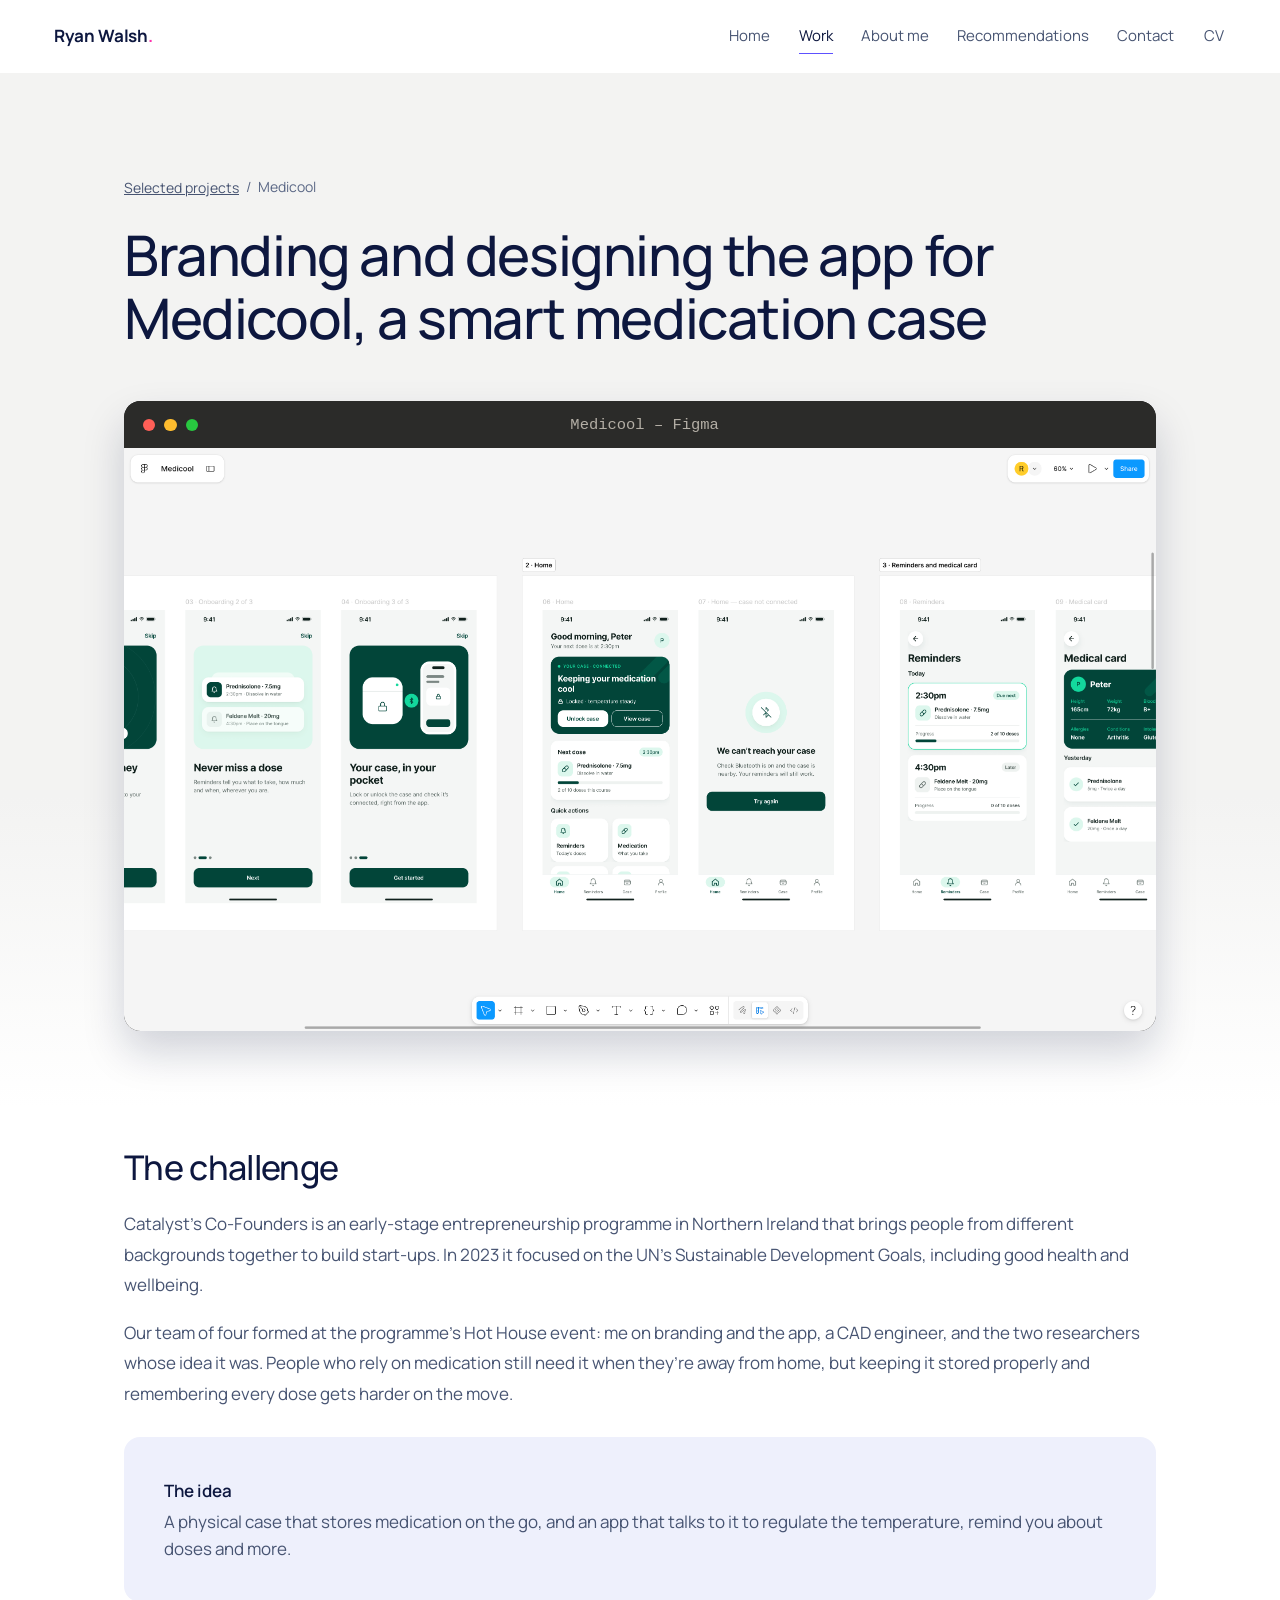
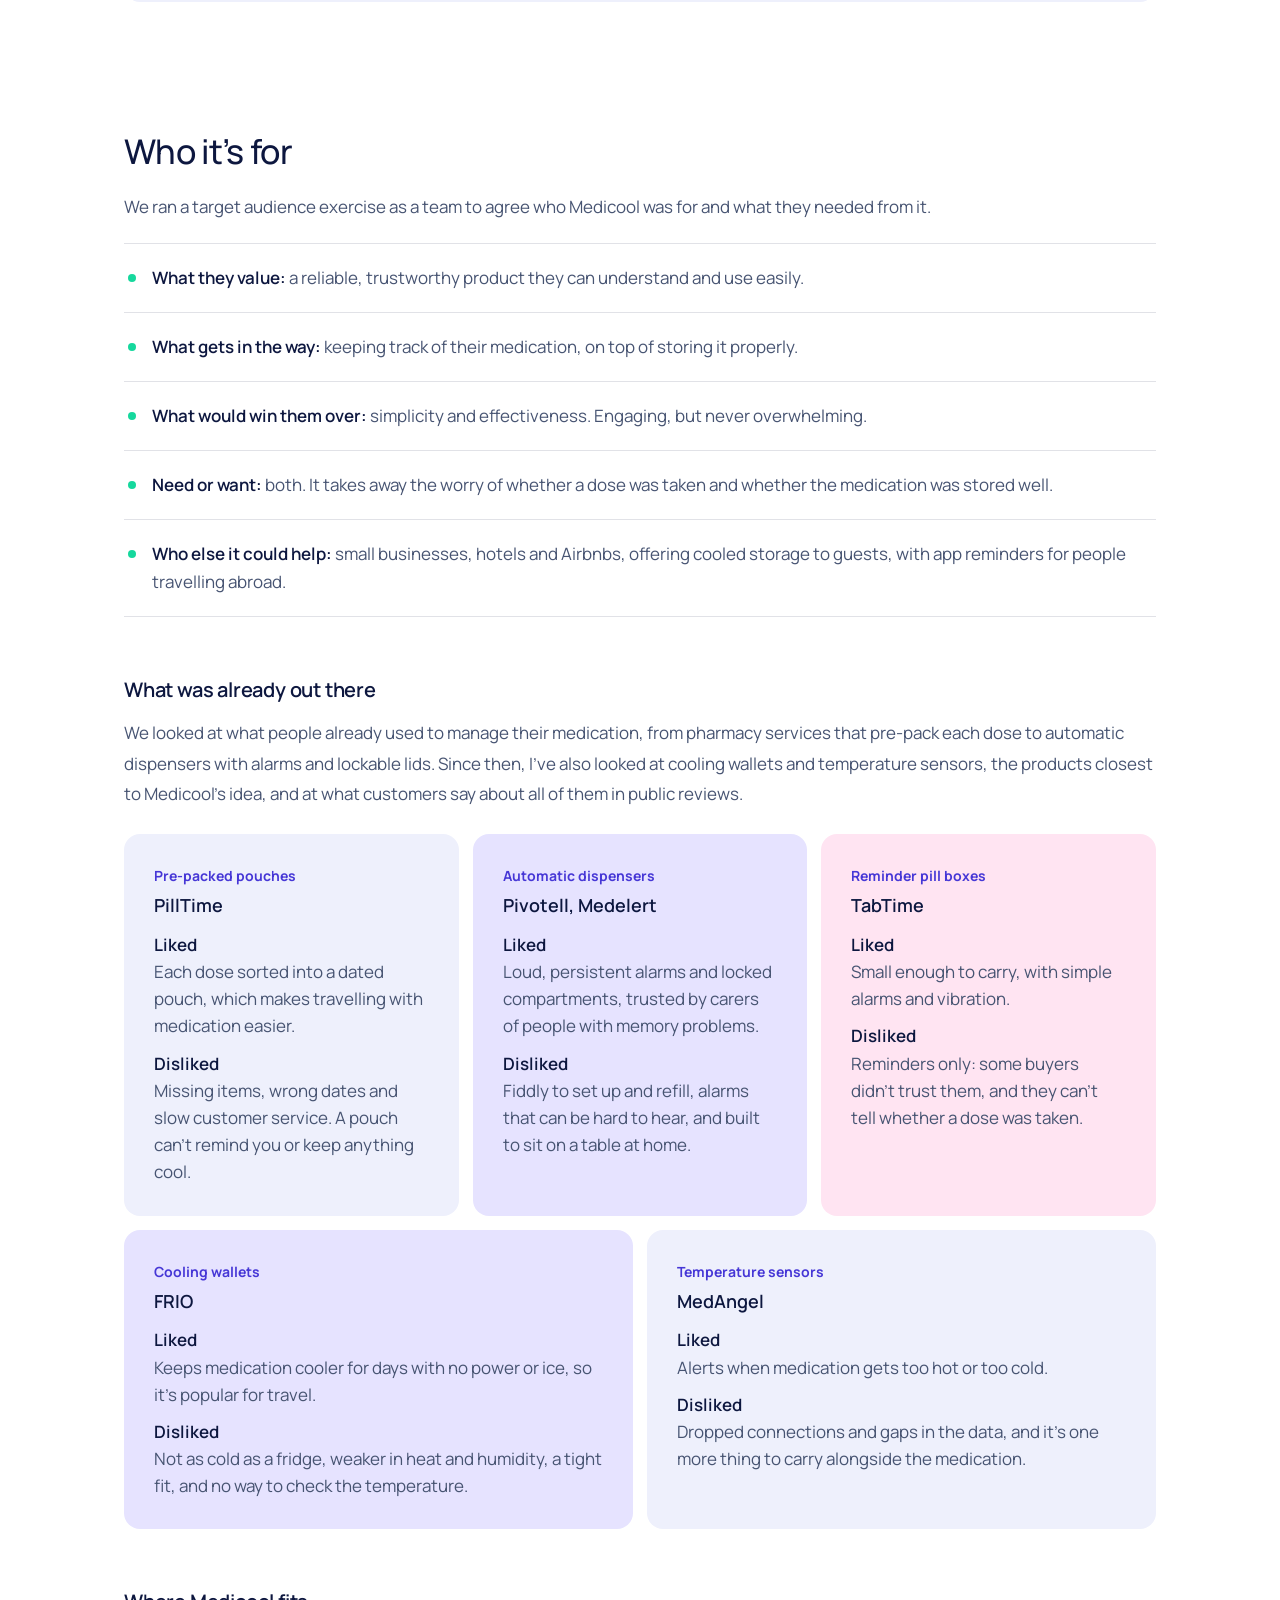
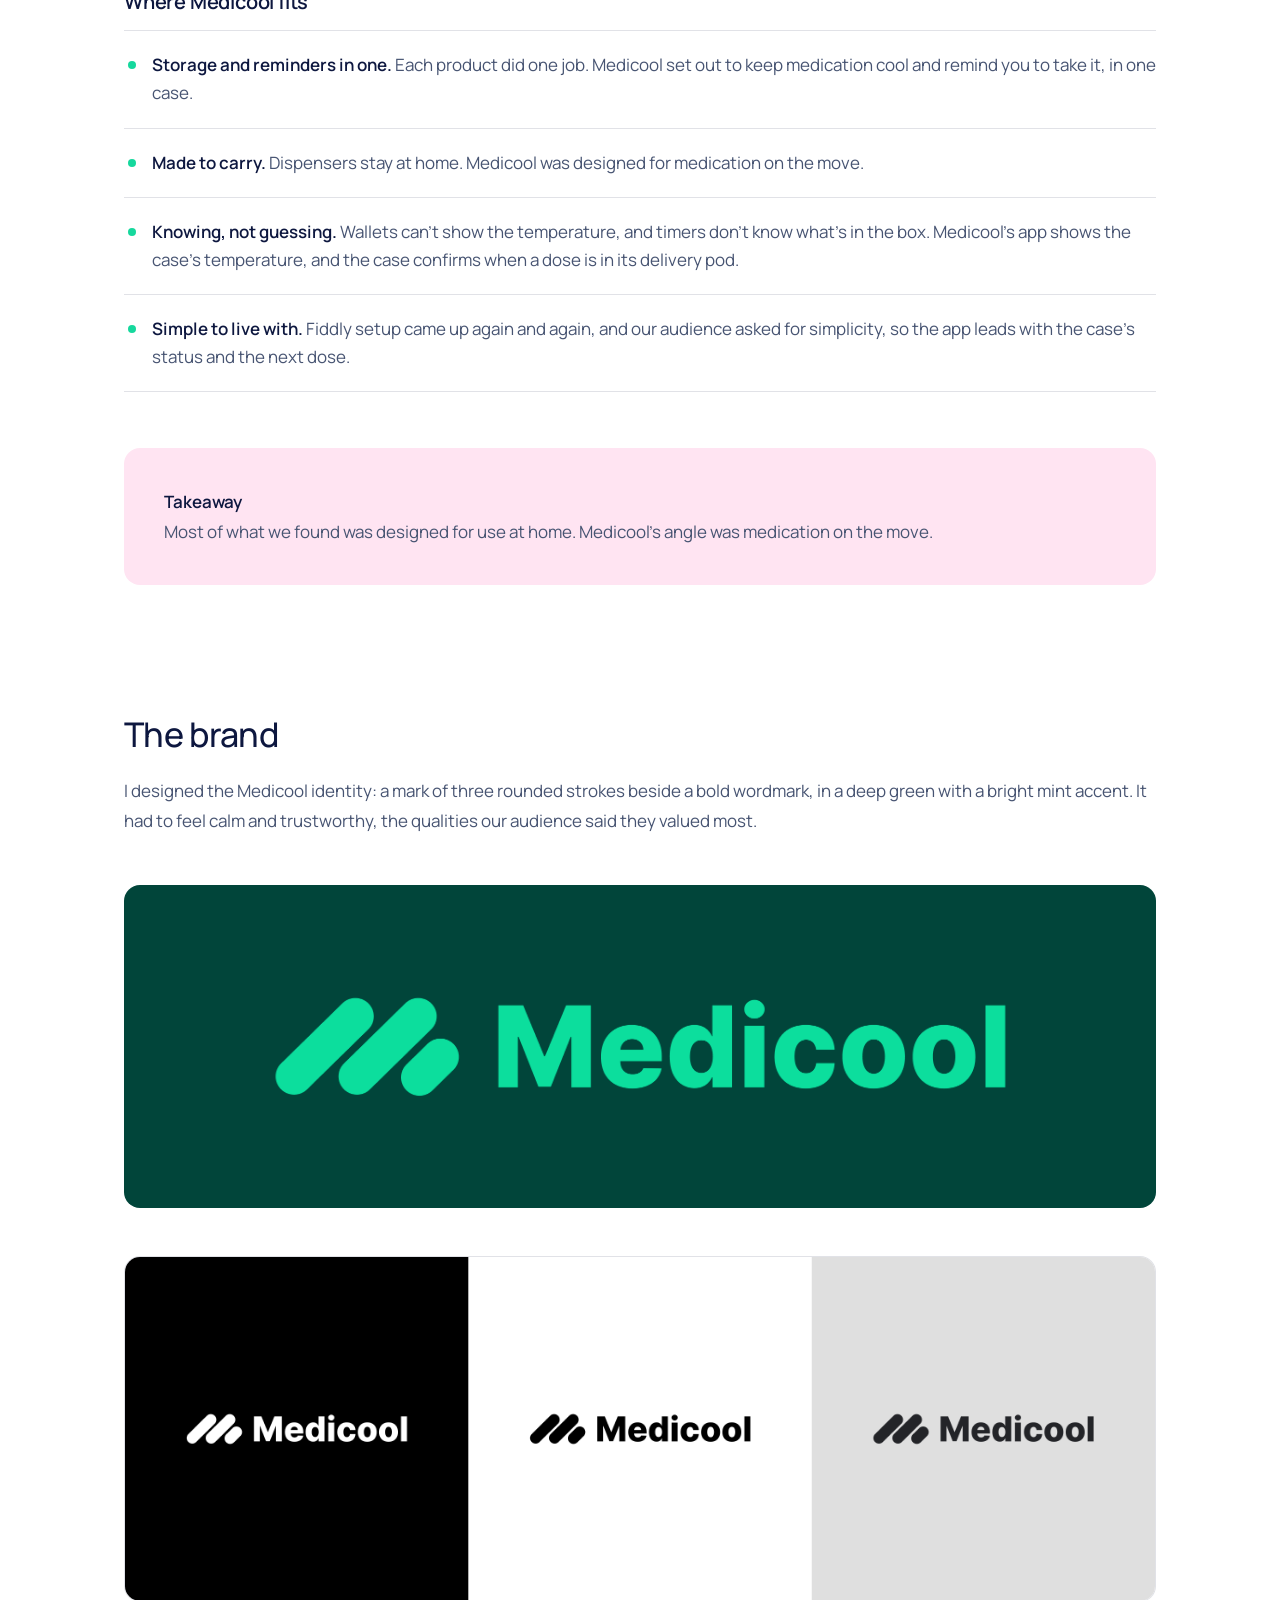
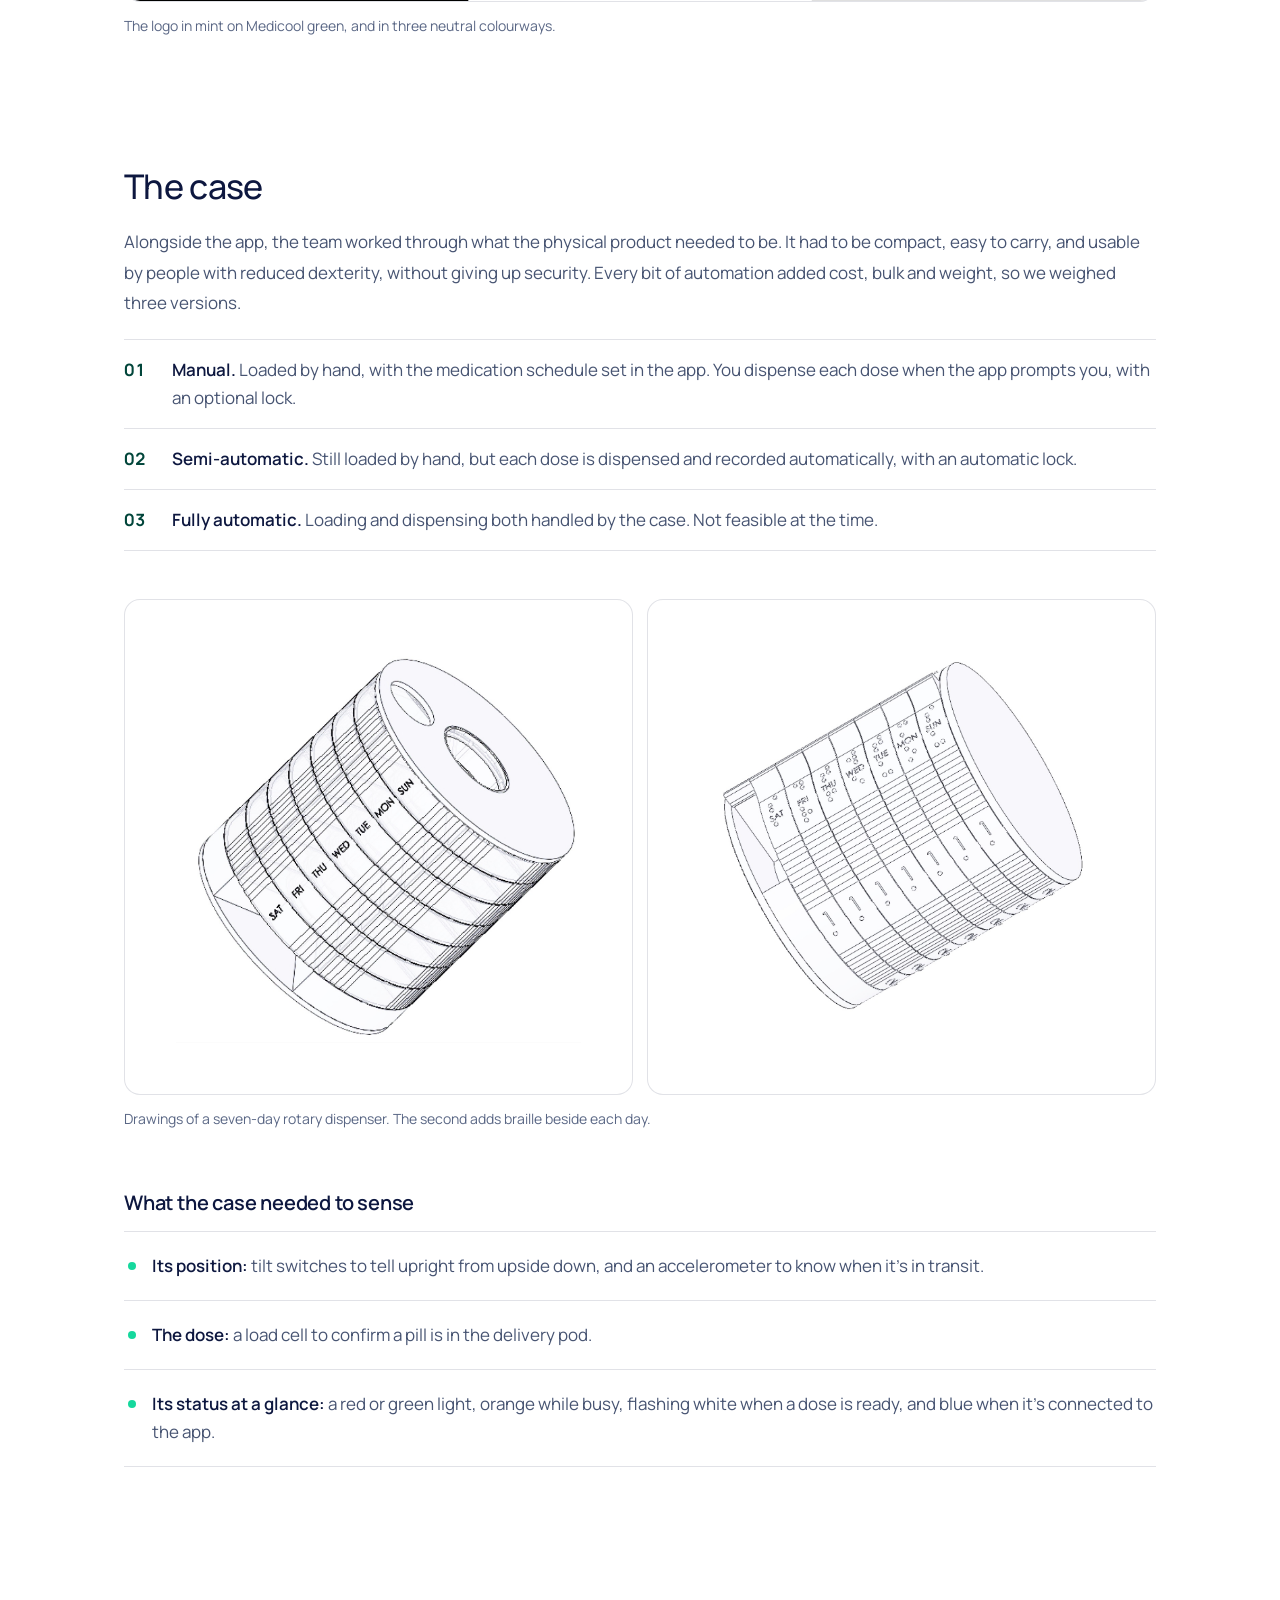
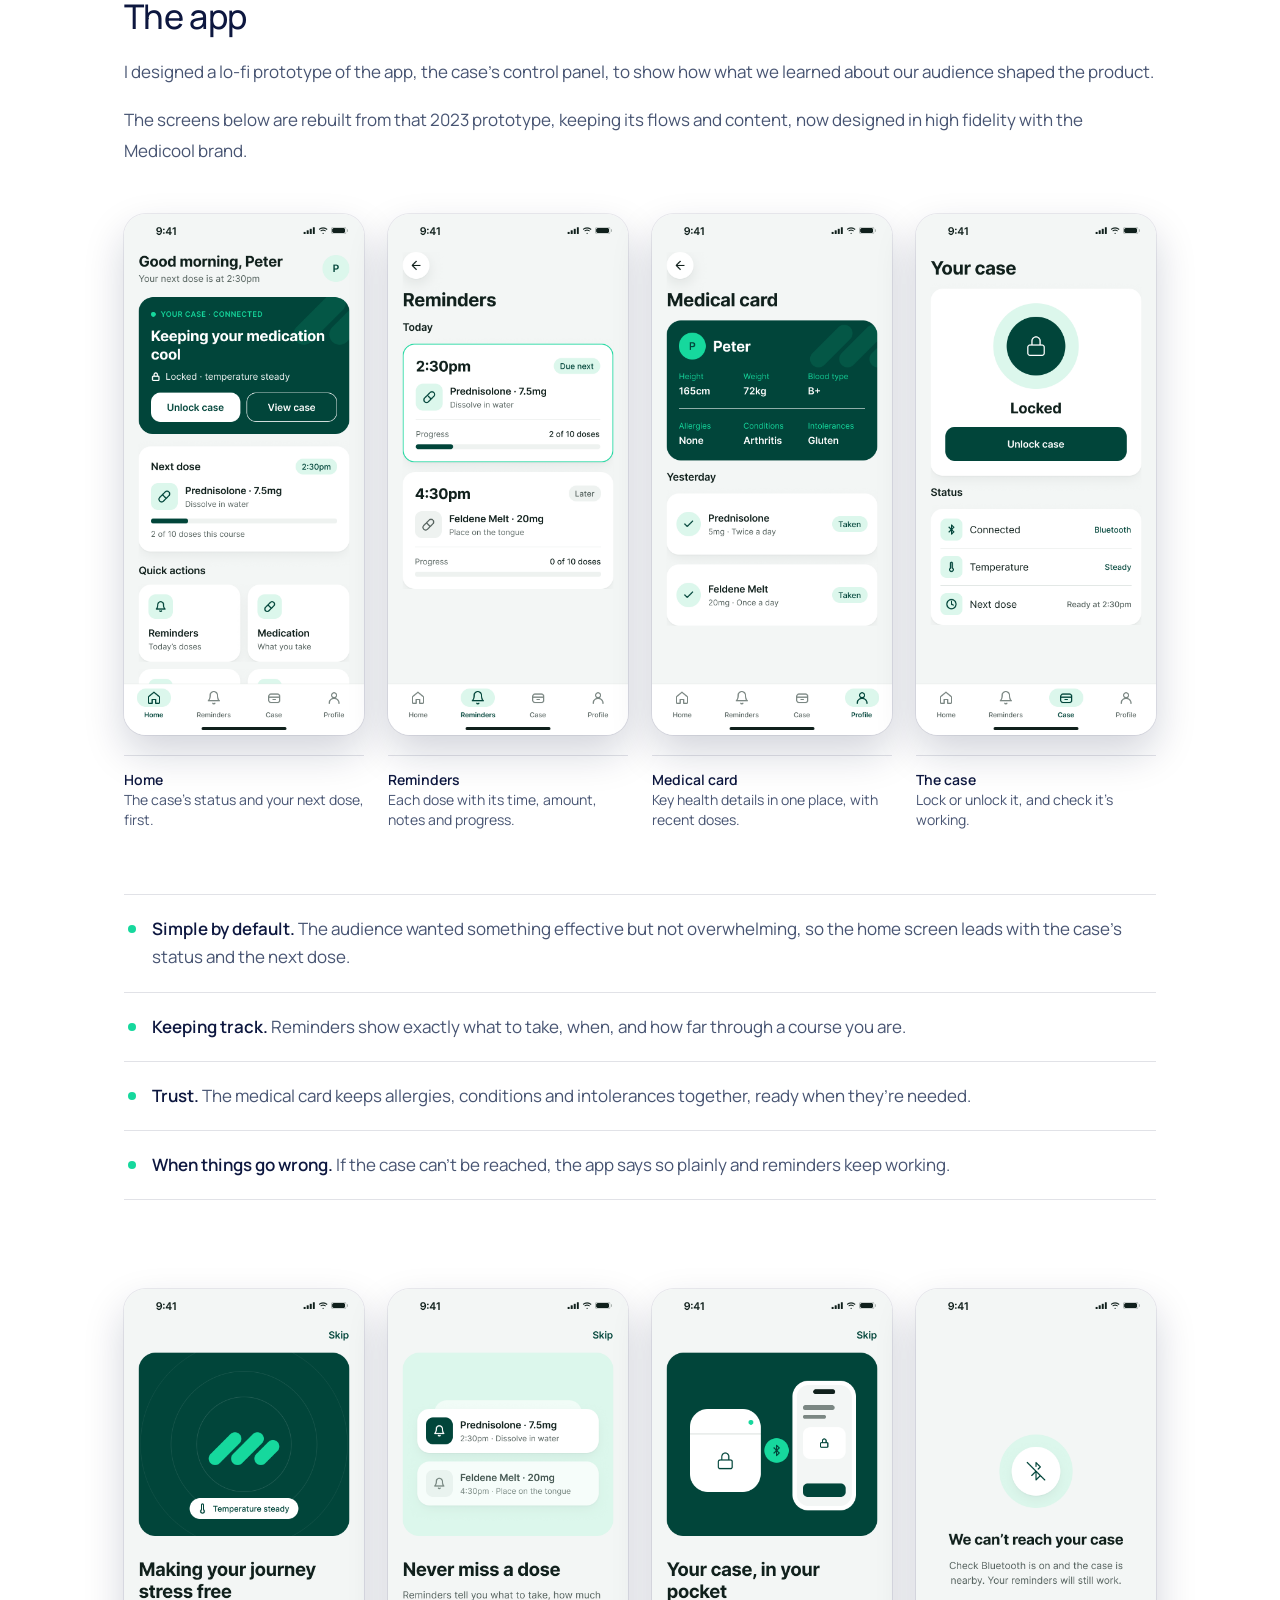
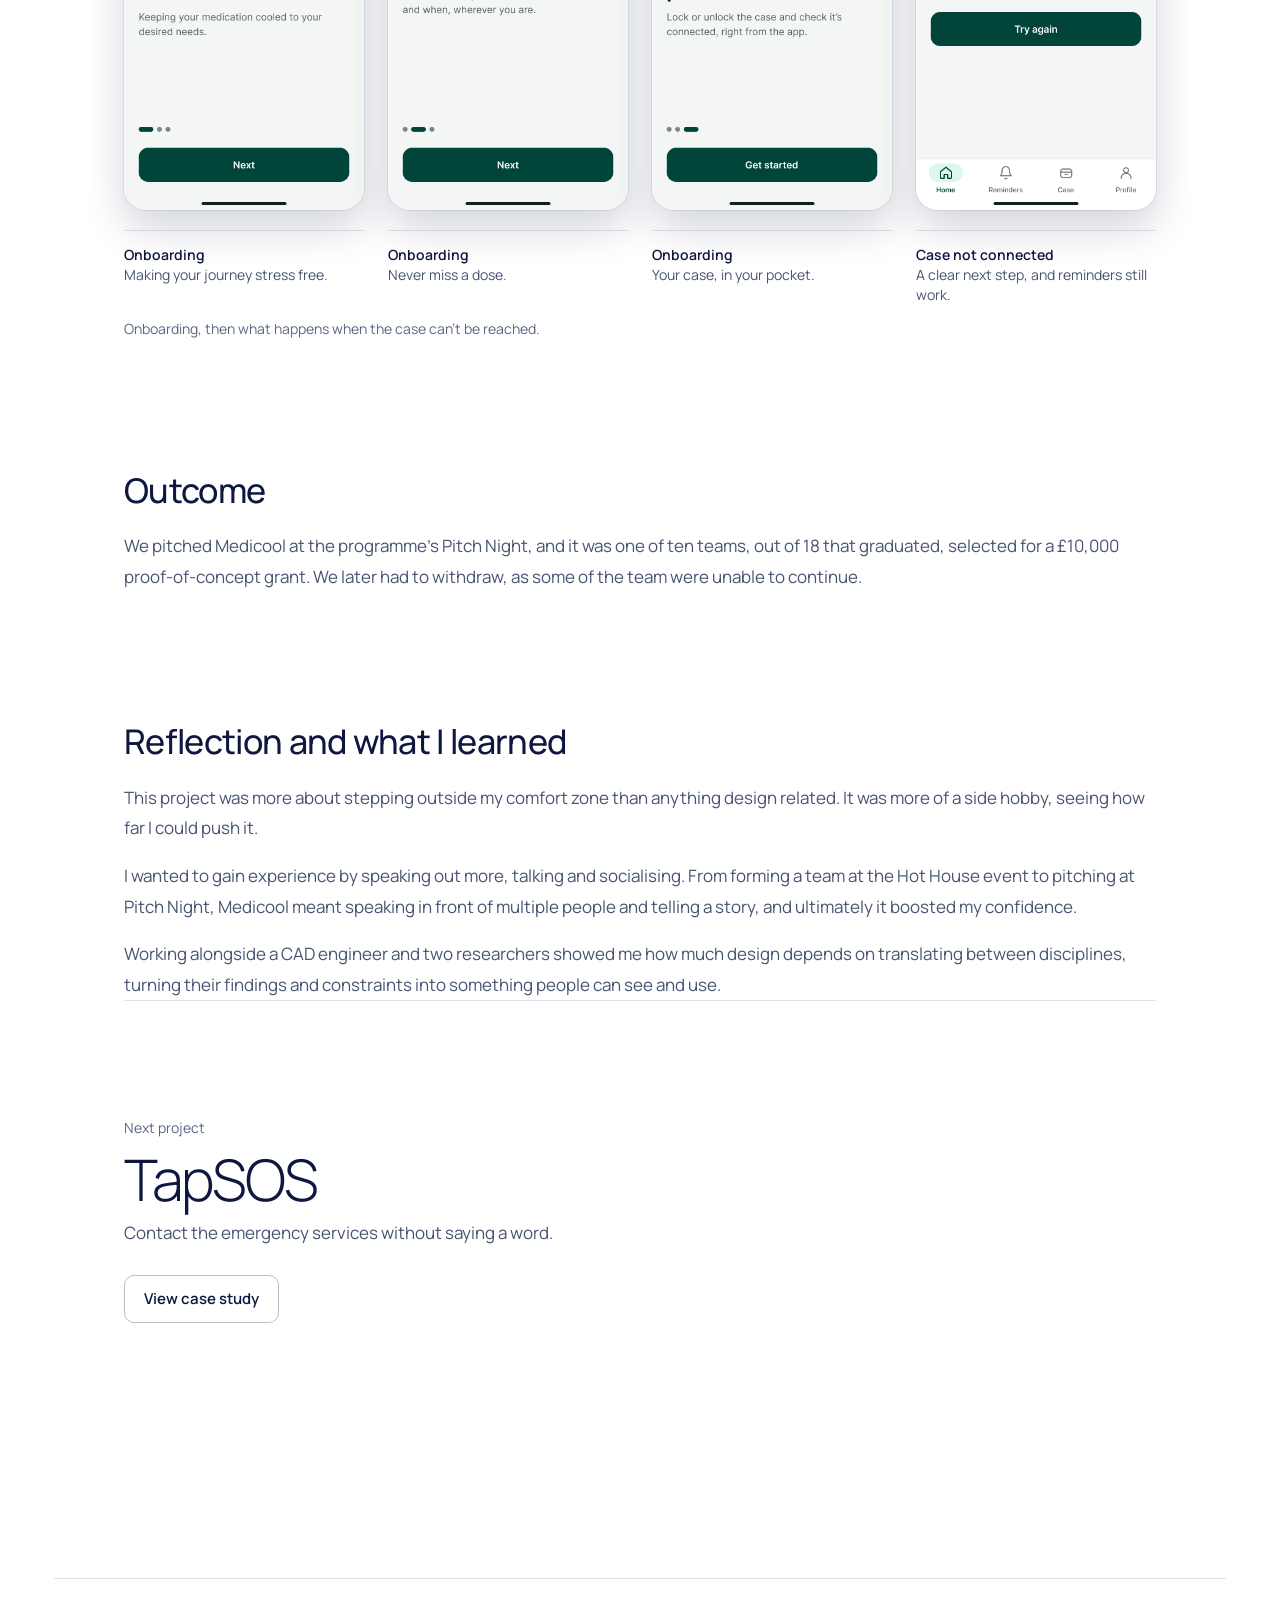
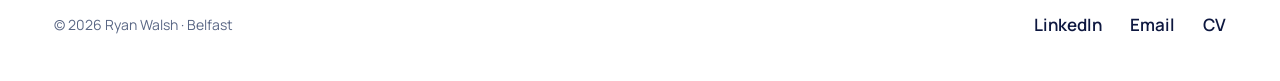
<file: medicool.html>
<!doctype html>
<html lang="en-GB">
<head>
  <meta charset="utf-8">
  <meta name="viewport" content="width=device-width, initial-scale=1, viewport-fit=cover">
  <title>Medicool: branding and app design, Ryan Walsh</title>
  <meta name="description" content="Ryan Walsh's case study of Medicool, a smart medication case and app from Catalyst Co-Founders 2023: branding, research and the app design. The team was selected for a £10,000 proof-of-concept grant.">
  <meta name="theme-color" content="#131313">

  <meta property="og:type" content="article">
  <meta property="og:title" content="Branding and designing the app for Medicool, a smart medication case">
  <meta property="og:description" content="A case study by Ryan Walsh, product designer in Belfast.">
  <meta property="og:url" content="https://ryanwalsh.uk/medicool">
  <meta property="og:image" content="https://ryanwalsh.uk/images/share/medicool.png?v=1">
  <meta name="twitter:card" content="summary_large_image">

  <link rel="icon" href="favicon.svg?v=3" type="image/svg+xml">
  <link rel="preconnect" href="https://fonts.googleapis.com">
  <link rel="preconnect" href="https://fonts.gstatic.com" crossorigin>
  <link rel="stylesheet" href="https://fonts.googleapis.com/css2?family=Manrope:wght@200..800&display=swap">
  <link rel="stylesheet" href="css/styles.css?v=20261105b">
  <script src="js/main.js?v=20261029a" defer></script>
  <!-- Same side-project layout as the portfolio case study (one column, pastel
       callouts), tinted with Medicool's own greens. Scoped to .sp. -->
  <style>
    .sp {
      --sp-col: 1032px;
      --sp-lavender: #eef0fc;
      --sp-lilac: #e6e3ff;
      --sp-blush: #ffe4f2;
      --sp-radius: 16px;
      --mc-green: #01453a;
      --mc-mint: #16d89d;
    }
    .sp__wrap { width: min(100% - 2 * max(20px, env(safe-area-inset-left), env(safe-area-inset-right)), var(--sp-col)); margin-inline: auto; }

    /* Top: breadcrumb, headline, then the app on Medicool green */
    .sp__title { margin-top: 24px; font-size: clamp(2rem, 1.2rem + 3.2vw, 3.5rem); font-weight: 500; line-height: 1.12; letter-spacing: -0.025em; text-wrap: balance; }
    .sp__hero { padding-block: clamp(48px, 8vw, 104px) clamp(48px, 6vw, 80px); background: linear-gradient(to bottom, #f3f3f2 70%, var(--ground)); }
    .sp__hero + .sp__wrap > .sp__section:first-child { margin-top: clamp(24px, 3vw, 40px); }
    /* Hero: the app being designed in Figma, a screenshot inside a window frame sized
       in container units. Same dark window as the portfolio hero. */
    .mc-hero { margin-top: clamp(32px, 4vw, 56px); container-type: inline-size; }
    .fg { overflow: hidden; border-radius: 1.6cqw; background: #1b1b1a; box-shadow: 0 2cqw 4cqw rgba(13, 23, 63, 0.18); font-size: 0.95cqw; line-height: 1.3; color: #1e1e1e; }
    .fg * { margin: 0; }
    .fg__shot { display: block; width: 100%; height: auto; }
    .fg__bar { display: flex; align-items: center; gap: 0.9cqw; height: 4.6cqw; padding: 0 1.8cqw; background: #2b2b29; color: #b3aea5; font-family: ui-monospace, "SF Mono", Menlo, Consolas, monospace; font-size: 1.5cqw; }
    .fg__bar i { flex: none; width: 1.2cqw; height: 1.2cqw; border-radius: 50%; background: #ff5f57; }
    .fg__bar i:nth-child(2) { background: #febc2e; }
    .fg__bar i:nth-child(3) { background: #28c840; }
    .fg__bar span { margin-inline: auto; padding-right: 5.4cqw; }

    /* Phone screens: the Figma frames have no device, so round them like one */
    .mc-screen { display: block; height: auto; border-radius: 9% / 4.2%; box-shadow: 0 0 0 1px rgba(13, 23, 63, 0.08), 0 18px 40px rgba(13, 23, 63, 0.18); }

    /* Story sections */
    .sp__section { margin-top: clamp(72px, 10vw, 128px); }
    .sp__h2 { font-size: clamp(1.625rem, 1.3rem + 1.2vw, 2.125rem); font-weight: 500; line-height: 1.25; letter-spacing: -0.02em; text-wrap: balance; }
    .sp__h3 { margin-top: clamp(40px, 5vw, 56px); font-size: 1.25rem; font-weight: 600; letter-spacing: -0.01em; }
    .sp__body { margin-top: 20px; color: var(--paper-soft); font-size: 1.0625rem; line-height: 1.8; }
    .sp__h3 + .sp__body, .sp__h3 + .sp__list, .sp__h3 + .sp__steps { margin-top: 12px; }
    .sp__body > * + * { margin-top: 1em; }
    .sp__body strong { color: var(--paper); font-weight: 600; }

    /* Pastel callout box */
    .sp__callout { margin-top: 28px; padding: clamp(24px, 3.5vw, 40px); border-radius: var(--sp-radius); background: var(--sp-lavender); }
    .sp__callout--lilac { background: var(--sp-lilac); }
    .sp__callout--blush { background: var(--sp-blush); }
    .sp__callout--spaced { margin-top: clamp(40px, 5vw, 56px); }
    .sp__facts dt { color: var(--paper); font-weight: 600; }
    .sp__facts dd { margin-top: 2px; color: var(--paper-soft); line-height: 1.6; }

    /* Competitor cards: pastel grid like the portfolio rounds */
    .mc-comps { display: grid; gap: 14px; margin-top: 24px; }
    .mc-comp { padding: clamp(22px, 2.6vw, 30px); border-radius: var(--sp-radius); background: var(--sp-lavender); }
    .mc-comp--lilac { background: var(--sp-lilac); }
    .mc-comp--blush { background: var(--sp-blush); }
    .mc-comp__kind { color: #4637d6; font-size: var(--text-sm); font-weight: 700; }
    .mc-comp__names { margin-top: 4px; color: var(--paper); font-size: 1.125rem; font-weight: 600; }
    .mc-comp__row { margin-top: 10px; color: var(--paper-soft); line-height: 1.6; }
    .mc-comp__row strong { display: block; color: var(--paper); font-weight: 600; }
    @media (min-width: 900px) {
      .mc-comps { grid-template-columns: repeat(6, minmax(0, 1fr)); }
      .mc-comp { grid-column: span 2; }
      .mc-comp:nth-child(4), .mc-comp:nth-child(5) { grid-column: span 3; }
    }

    /* Lists inside the reading column */
    .sp__list { margin-top: 20px; }
    .sp__list > li { position: relative; padding: 20px 0 20px 28px; border-top: 1px solid var(--line); color: var(--paper-soft); line-height: 1.65; }
    .sp__list > li:last-child { border-bottom: 1px solid var(--line); }
    .sp__list > li::before { content: ""; position: absolute; left: 4px; top: calc(20px + 0.825em - 4px); width: 8px; height: 8px; border-radius: 50%; background: var(--mc-mint); }
    .sp__list strong { color: var(--paper); font-weight: 600; }
    .sp__steps { margin-top: 20px; counter-reset: step; }
    .sp__steps > li { display: grid; grid-template-columns: 2.25rem minmax(0, 1fr); gap: 2px 12px; padding-block: 16px; border-top: 1px solid var(--line); counter-increment: step; color: var(--paper-soft); line-height: 1.65; }
    .sp__steps > li:last-child { border-bottom: 1px solid var(--line); }
    .sp__steps > li::before { content: counter(step, decimal-leading-zero); color: var(--mc-green); font-weight: 700; font-variant-numeric: tabular-nums; }
    .sp__steps strong { color: var(--paper); font-weight: 600; }

    /* Images */
    .sp__figure { margin-top: clamp(32px, 4vw, 48px); }
    .sp__figure + .sp__list { margin-top: clamp(40px, 5vw, 64px); }
    .sp__list + .sp__figure { margin-top: clamp(56px, 7vw, 96px); }
    .sp__frame { position: relative; overflow: hidden; border: 1px solid var(--line); border-radius: var(--sp-radius); background: #ffffff; }
    .sp__frame img { display: block; width: 100%; height: auto; }
    .sp__frame--green { border: 0; background: var(--mc-green); }
    .sp__frame--green img { width: 72%; margin: 9% auto; }
    .sp__figure figcaption { margin-top: 12px; color: var(--paper-faint); font-size: var(--text-sm); }
    .sp__pair { display: grid; gap: 14px; }
    @media (min-width: 640px) { .sp__pair { grid-template-columns: repeat(2, minmax(0, 1fr)); } }
    .sp__pair .sp__frame img { width: 80%; margin: 10% auto; }

    /* App screens: a row of phones on a soft tint, each with a short label */
    .mc-screens { display: grid; grid-template-columns: repeat(2, minmax(0, 1fr)); gap: clamp(36px, 4vw, 48px) clamp(16px, 2vw, 24px); }
    @media (min-width: 760px) { .mc-screens { grid-template-columns: repeat(4, minmax(0, 1fr)); } }
    .mc-screens figcaption { margin-top: 20px; padding-top: 14px; border-top: 1px solid var(--line); color: var(--paper-soft); font-size: var(--text-sm); line-height: 1.45; }
    .mc-screens strong { display: block; color: var(--paper); font-weight: 600; }

    /* Details still to come from Ryan */

    .sp { padding-bottom: clamp(80px, 11vw, 140px); }
  </style>
</head>
<body id="top">

<div class="reading-progress" aria-hidden="true"></div>
<a class="skip-link" href="#main">Skip to content</a>

<header class="site-header site-header--light">
  <div class="wrap site-header__inner">
    <a class="wordmark" href="index.html">Ryan Walsh<span class="wordmark__stop" aria-hidden="true">.</span></a>
    <button class="nav-toggle" type="button" aria-expanded="false" aria-controls="site-nav">
      <span class="nav-toggle__open">Menu</span><span class="nav-toggle__close">Close</span>
    </button>
    <nav class="nav" id="site-nav" aria-label="Main">
      <ul class="nav__list">
        <li><a class="nav__link" href="index.html">Home</a></li>
        <li><a class="nav__link" href="index.html#work" aria-current="page">Work</a></li>
        <li><a class="nav__link" href="index.html#about">About me</a></li>
        <li><a class="nav__link" href="index.html#recommendations">Recommendations</a></li>
        <li><a class="nav__link" href="index.html#contact">Contact</a></li>
        <li><a class="nav__link" href="cv/ryanwalsh-2026-cv.pdf" target="_blank" rel="noopener">CV</a></li>
      </ul>
    </nav>
  </div>
</header>

<main id="main">

  <article class="sp">
    <!-- ============ Hero ============ -->
    <div class="sp__hero">
      <div class="sp__wrap">
        <header>
          <p class="crumbs"><a href="index.html#work">Selected projects</a><span aria-hidden="true">/</span><span>Medicool</span></p>
          <h1 class="sp__title">Branding and designing the app for Medicool, a smart medication case</h1>
        </header>
        <div class="mc-hero" role="img" aria-label="The Medicool hi-fi screens in Figma, laid out in four sections: onboarding, home, reminders and medical card, and the case.">
          <div class="fg" aria-hidden="true">
            <p class="fg__bar"><i></i><i></i><i></i><span>Medicool – Figma</span></p>
            <img class="fg__shot" src="images/medicool/figma-hifi-screens.png" alt="" width="3599" height="2032">
          </div>
        </div>
      </div>
    </div>

    <div class="sp__wrap">

      <!-- The challenge -->
      <section class="sp__section" aria-labelledby="challenge-title">
        <h2 class="sp__h2" id="challenge-title">The challenge</h2>
        <div class="sp__body">
          <p>Catalyst’s Co-Founders is an early-stage entrepreneurship programme in Northern Ireland that brings people from different backgrounds together to build start-ups. In 2023 it focused on the UN’s Sustainable Development Goals, including good health and wellbeing.</p>
          <p>Our team of four formed at the programme’s Hot House event: me on branding and the app, a CAD engineer, and the two researchers whose idea it was. People who rely on medication still need it when they’re away from home, but keeping it stored properly and remembering every dose gets harder on the move.</p>
        </div>
        <div class="sp__callout">
          <dl class="sp__facts">
            <div><dt>The idea</dt><dd>A physical case that stores medication on the go, and an app that talks to it to regulate the temperature, remind you about doses and more.</dd></div>
          </dl>
        </div>
      </section>

      <!-- Research -->
      <section class="sp__section" aria-labelledby="research-title">
        <h2 class="sp__h2" id="research-title">Who it’s for</h2>
        <div class="sp__body">
          <p>We ran a target audience exercise as a team to agree who Medicool was for and what they needed from it.</p>
        </div>
        <ul class="sp__list">
          <li><strong>What they value:</strong> a reliable, trustworthy product they can understand and use easily.</li>
          <li><strong>What gets in the way:</strong> keeping track of their medication, on top of storing it properly.</li>
          <li><strong>What would win them over:</strong> simplicity and effectiveness. Engaging, but never overwhelming.</li>
          <li><strong>Need or want:</strong> both. It takes away the worry of whether a dose was taken and whether the medication was stored well.</li>
          <li><strong>Who else it could help:</strong> small businesses, hotels and Airbnbs, offering cooled storage to guests, with app reminders for people travelling abroad.</li>
        </ul>
        <h3 class="sp__h3">What was already out there</h3>
        <div class="sp__body">
          <p>We looked at what people already used to manage their medication, from pharmacy services that pre-pack each dose to automatic dispensers with alarms and lockable lids. Since then, I’ve also looked at cooling wallets and temperature sensors, the products closest to Medicool’s idea, and at what customers say about all of them in public reviews.</p>
        </div>
        <ul class="mc-comps" aria-label="Existing products and what customers say about them">
          <li class="mc-comp">
            <p class="mc-comp__kind">Pre-packed pouches</p>
            <p class="mc-comp__names">PillTime</p>
            <p class="mc-comp__row"><strong>Liked</strong>Each dose sorted into a dated pouch, which makes travelling with medication easier.</p>
            <p class="mc-comp__row"><strong>Disliked</strong>Missing items, wrong dates and slow customer service. A pouch can’t remind you or keep anything cool.</p>
          </li>
          <li class="mc-comp mc-comp--lilac">
            <p class="mc-comp__kind">Automatic dispensers</p>
            <p class="mc-comp__names">Pivotell, Medelert</p>
            <p class="mc-comp__row"><strong>Liked</strong>Loud, persistent alarms and locked compartments, trusted by carers of people with memory problems.</p>
            <p class="mc-comp__row"><strong>Disliked</strong>Fiddly to set up and refill, alarms that can be hard to hear, and built to sit on a table at home.</p>
          </li>
          <li class="mc-comp mc-comp--blush">
            <p class="mc-comp__kind">Reminder pill boxes</p>
            <p class="mc-comp__names">TabTime</p>
            <p class="mc-comp__row"><strong>Liked</strong>Small enough to carry, with simple alarms and vibration.</p>
            <p class="mc-comp__row"><strong>Disliked</strong>Reminders only: some buyers didn’t trust them, and they can’t tell whether a dose was taken.</p>
          </li>
          <li class="mc-comp mc-comp--lilac">
            <p class="mc-comp__kind">Cooling wallets</p>
            <p class="mc-comp__names">FRIO</p>
            <p class="mc-comp__row"><strong>Liked</strong>Keeps medication cooler for days with no power or ice, so it’s popular for travel.</p>
            <p class="mc-comp__row"><strong>Disliked</strong>Not as cold as a fridge, weaker in heat and humidity, a tight fit, and no way to check the temperature.</p>
          </li>
          <li class="mc-comp">
            <p class="mc-comp__kind">Temperature sensors</p>
            <p class="mc-comp__names">MedAngel</p>
            <p class="mc-comp__row"><strong>Liked</strong>Alerts when medication gets too hot or too cold.</p>
            <p class="mc-comp__row"><strong>Disliked</strong>Dropped connections and gaps in the data, and it’s one more thing to carry alongside the medication.</p>
          </li>
        </ul>
        <h3 class="sp__h3">Where Medicool fits</h3>
        <ul class="sp__list">
          <li><strong>Storage and reminders in one.</strong> Each product did one job. Medicool set out to keep medication cool and remind you to take it, in one case.</li>
          <li><strong>Made to carry.</strong> Dispensers stay at home. Medicool was designed for medication on the move.</li>
          <li><strong>Knowing, not guessing.</strong> Wallets can’t show the temperature, and timers don’t know what’s in the box. Medicool’s app shows the case’s temperature, and the case confirms when a dose is in its delivery pod.</li>
          <li><strong>Simple to live with.</strong> Fiddly setup came up again and again, and our audience asked for simplicity, so the app leads with the case’s status and the next dose.</li>
        </ul>
        <div class="sp__callout sp__callout--spaced sp__callout--blush">
          <dl class="sp__facts">
            <div><dt>Takeaway</dt><dd>Most of what we found was designed for use at home. Medicool’s angle was medication on the move.</dd></div>
          </dl>
        </div>
      </section>

      <!-- Brand -->
      <section class="sp__section" aria-labelledby="brand-title">
        <h2 class="sp__h2" id="brand-title">The brand</h2>
        <div class="sp__body">
          <p>I designed the Medicool identity: a mark of three rounded strokes beside a bold wordmark, in a deep green with a bright mint accent. It had to feel calm and trustworthy, the qualities our audience said they valued most.</p>
        </div>
        <figure class="sp__figure">
          <div class="sp__frame sp__frame--green">
            <img src="images/medicool/logo-green.png" width="1600" height="297" alt="The Medicool logo in mint green on dark green: three rounded diagonal strokes and the word Medicool." loading="lazy">
          </div>
        </figure>
        <figure class="sp__figure">
          <div class="sp__frame">
            <img src="images/medicool/brand-variants.png" width="2400" height="800" alt="The Medicool logo in three colourways: white on black, black on white, and dark grey on light grey." loading="lazy" style="margin: 0">
          </div>
          <figcaption>The logo in mint on Medicool green, and in three neutral colourways.</figcaption>
        </figure>
      </section>

      <!-- Product -->
      <section class="sp__section" aria-labelledby="product-title">
        <h2 class="sp__h2" id="product-title">The case</h2>
        <div class="sp__body">
          <p>Alongside the app, the team worked through what the physical product needed to be. It had to be compact, easy to carry, and usable by people with reduced dexterity, without giving up security. Every bit of automation added cost, bulk and weight, so we weighed three versions.</p>
        </div>
        <ol class="sp__steps">
          <li><div><strong>Manual.</strong> Loaded by hand, with the medication schedule set in the app. You dispense each dose when the app prompts you, with an optional lock.</div></li>
          <li><div><strong>Semi-automatic.</strong> Still loaded by hand, but each dose is dispensed and recorded automatically, with an automatic lock.</div></li>
          <li><div><strong>Fully automatic.</strong> Loading and dispensing both handled by the case. Not feasible at the time.</div></li>
        </ol>
        <figure class="sp__figure">
          <div class="sp__pair">
            <div class="sp__frame"><img src="images/medicool/dispenser-rotary.jpg" width="1200" height="1160" alt="A drawing of a cylindrical rotary pill dispenser with seven rings labelled Sunday to Saturday." loading="lazy"></div>
            <div class="sp__frame"><img src="images/medicool/dispenser-braille.jpg" width="1200" height="1087" alt="A second drawing of the rotary dispenser, with braille dots beside each day label." loading="lazy"></div>
          </div>
          <figcaption>Drawings of a seven-day rotary dispenser. The second adds braille beside each day.</figcaption>
        </figure>
        <h3 class="sp__h3">What the case needed to sense</h3>
        <ul class="sp__list">
          <li><strong>Its position:</strong> tilt switches to tell upright from upside down, and an accelerometer to know when it’s in transit.</li>
          <li><strong>The dose:</strong> a load cell to confirm a pill is in the delivery pod.</li>
          <li><strong>Its status at a glance:</strong> a red or green light, orange while busy, flashing white when a dose is ready, and blue when it’s connected to the app.</li>
        </ul>
      </section>

      <!-- App -->
      <section class="sp__section" aria-labelledby="app-title">
        <h2 class="sp__h2" id="app-title">The app</h2>
        <div class="sp__body">
          <p>I designed a lo-fi prototype of the app, the case’s control panel, to show how what we learned about our audience shaped the product.</p>
          <p>The screens below are rebuilt from that 2023 prototype, keeping its flows and content, now designed in high fidelity with the Medicool brand.</p>
        </div>
        <figure class="sp__figure">
          <div class="mc-screens">
            <figure><img class="mc-screen" src="images/medicool/hifi-06-home.png" width="786" height="1704" alt="Home screen: Good morning, Peter, then a green card showing the case is connected and keeping medication cool, the next dose at 2:30pm with progress, and quick actions." loading="lazy"><figcaption><strong>Home</strong>The case’s status and your next dose, first.</figcaption></figure>
            <figure><img class="mc-screen" src="images/medicool/hifi-08-reminders.png" width="786" height="1704" alt="Reminders screen: today’s doses, each with its time, medication, amount, a note such as dissolve in water, and progress through the course." loading="lazy"><figcaption><strong>Reminders</strong>Each dose with its time, amount, notes and progress.</figcaption></figure>
            <figure><img class="mc-screen" src="images/medicool/hifi-09-medical-card.png" width="786" height="1704" alt="Medical card screen: height, weight and blood type, allergies, conditions and intolerances, then yesterday’s medications marked as taken." loading="lazy"><figcaption><strong>Medical card</strong>Key health details in one place, with recent doses.</figcaption></figure>
            <figure><img class="mc-screen" src="images/medicool/hifi-10-case.png" width="786" height="1704" alt="Case screen: a large padlock showing the case is locked, an Unlock case button, and status rows for connection, temperature and the next dose." loading="lazy"><figcaption><strong>The case</strong>Lock or unlock it, and check it’s working.</figcaption></figure>
          </div>
        </figure>
        <ul class="sp__list">
          <li><strong>Simple by default.</strong> The audience wanted something effective but not overwhelming, so the home screen leads with the case’s status and the next dose.</li>
          <li><strong>Keeping track.</strong> Reminders show exactly what to take, when, and how far through a course you are.</li>
          <li><strong>Trust.</strong> The medical card keeps allergies, conditions and intolerances together, ready when they’re needed.</li>
          <li><strong>When things go wrong.</strong> If the case can’t be reached, the app says so plainly and reminders keep working.</li>
        </ul>
        <figure class="sp__figure">
          <div class="mc-screens">
            <figure><img class="mc-screen" src="images/medicool/hifi-02-onboarding.png" width="786" height="1704" alt="Onboarding screen: the Medicool mark on green with a Temperature steady label, the heading Making your journey stress free, and Keeping your medication cooled to your desired needs." loading="lazy"><figcaption><strong>Onboarding</strong>Making your journey stress free.</figcaption></figure>
            <figure><img class="mc-screen" src="images/medicool/hifi-03-onboarding.png" width="786" height="1704" alt="Onboarding screen: two reminder cards for Prednisolone at 2:30pm and Feldene Melt at 4:30pm, the heading Never miss a dose, and Reminders tell you what to take, how much and when, wherever you are." loading="lazy"><figcaption><strong>Onboarding</strong>Never miss a dose.</figcaption></figure>
            <figure><img class="mc-screen" src="images/medicool/hifi-04-onboarding.png" width="786" height="1704" alt="Onboarding screen: the case and a phone linked by Bluetooth, the heading Your case, in your pocket, and Lock or unlock the case and check it’s connected, right from the app." loading="lazy"><figcaption><strong>Onboarding</strong>Your case, in your pocket.</figcaption></figure>
            <figure><img class="mc-screen" src="images/medicool/hifi-07-not-connected.png" width="786" height="1704" alt="Error state: We can’t reach your case. Check Bluetooth is on and the case is nearby. Your reminders will still work. A Try again button." loading="lazy"><figcaption><strong>Case not connected</strong>A clear next step, and reminders still work.</figcaption></figure>
          </div>
          <figcaption>Onboarding, then what happens when the case can’t be reached.</figcaption>
        </figure>
      </section>

      <!-- Outcome -->
      <section class="sp__section" aria-labelledby="outcome-title">
        <h2 class="sp__h2" id="outcome-title">Outcome</h2>
        <div class="sp__body">
          <p>We pitched Medicool at the programme’s Pitch Night, and it was one of ten teams, out of 18 that graduated, selected for a £10,000 proof-of-concept grant. We later had to withdraw, as some of the team were unable to continue.</p>
        </div>
      </section>

      <!-- Reflection -->
      <section class="sp__section" aria-labelledby="reflection-title">
        <h2 class="sp__h2" id="reflection-title">Reflection and what I learned</h2>
        <div class="sp__body">
          <p>This project was more about stepping outside my comfort zone than anything design related. It was more of a side hobby, seeing how far I could push it.</p>
          <p>I wanted to gain experience by speaking out more, talking and socialising. From forming a team at the Hot House event to pitching at Pitch Night, Medicool meant speaking in front of multiple people and telling a story, and ultimately it boosted my confidence.</p>
          <p>Working alongside a CAD engineer and two researchers showed me how much design depends on translating between disciplines, turning their findings and constraints into something people can see and use.</p>
        </div>
      </section>

      <section class="cs-next" aria-labelledby="next-title">
        <p class="cs-next__kicker">Next project</p>
        <h2 class="cs-next__title" id="next-title">TapSOS</h2>
        <p class="cs-next__status">Contact the emergency services without saying a word.</p>
        <a class="button" href="tapsos.html">View case study</a>
      </section>

    </div>
  </article>

</main>

<footer class="site-footer">
  <div class="wrap">
    <div class="site-footer__inner">
      <p>© <span data-year>2026</span> Ryan Walsh · Belfast</p>
      <ul class="site-footer__links" aria-label="Contact">
        <li><a href="https://www.linkedin.com/in/ryanwalshh/" target="_blank" rel="noopener">LinkedIn</a></li>
        <li><a href="mailto:ryanjameswalsh@hotmail.com">Email</a></li>
        <li><a href="cv/ryanwalsh-2026-cv.pdf" target="_blank" rel="noopener">CV</a></li>
      </ul>
    </div>
  </div>
</footer>

</body>
</html>
</file>
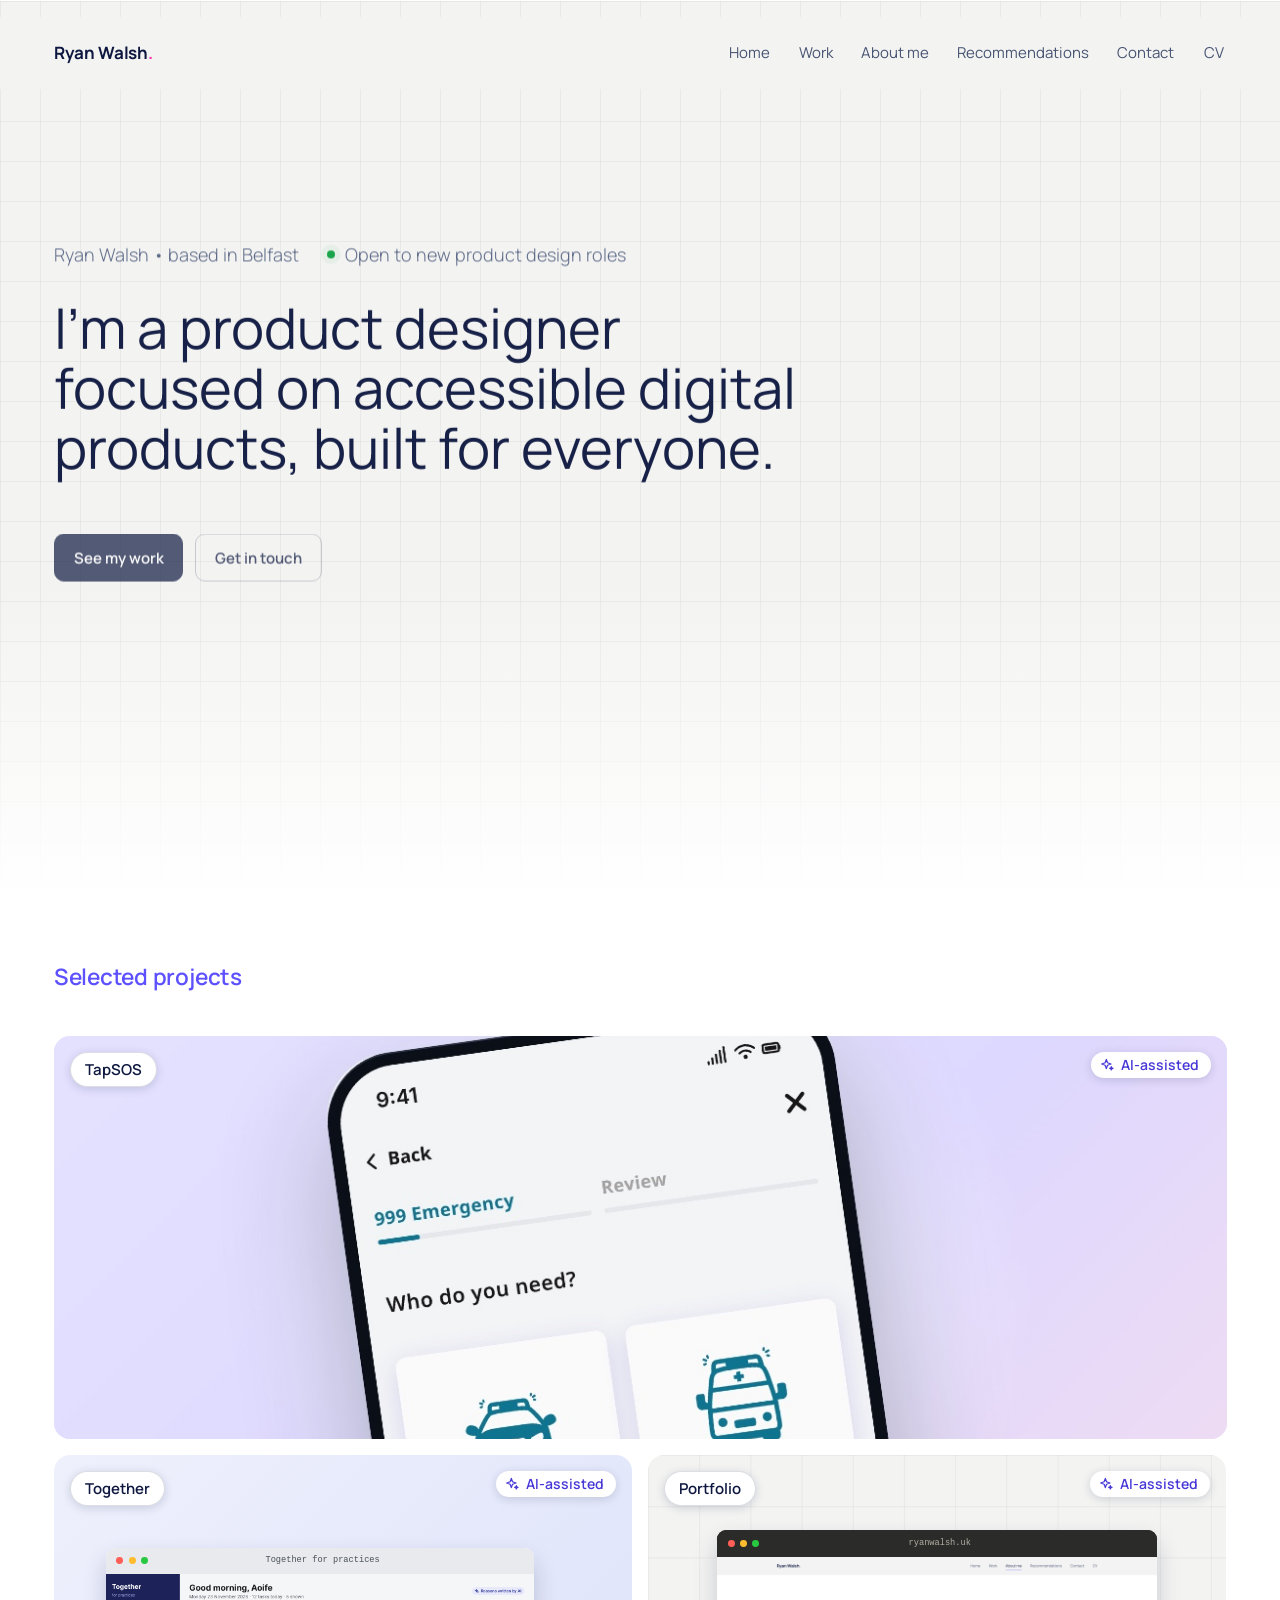
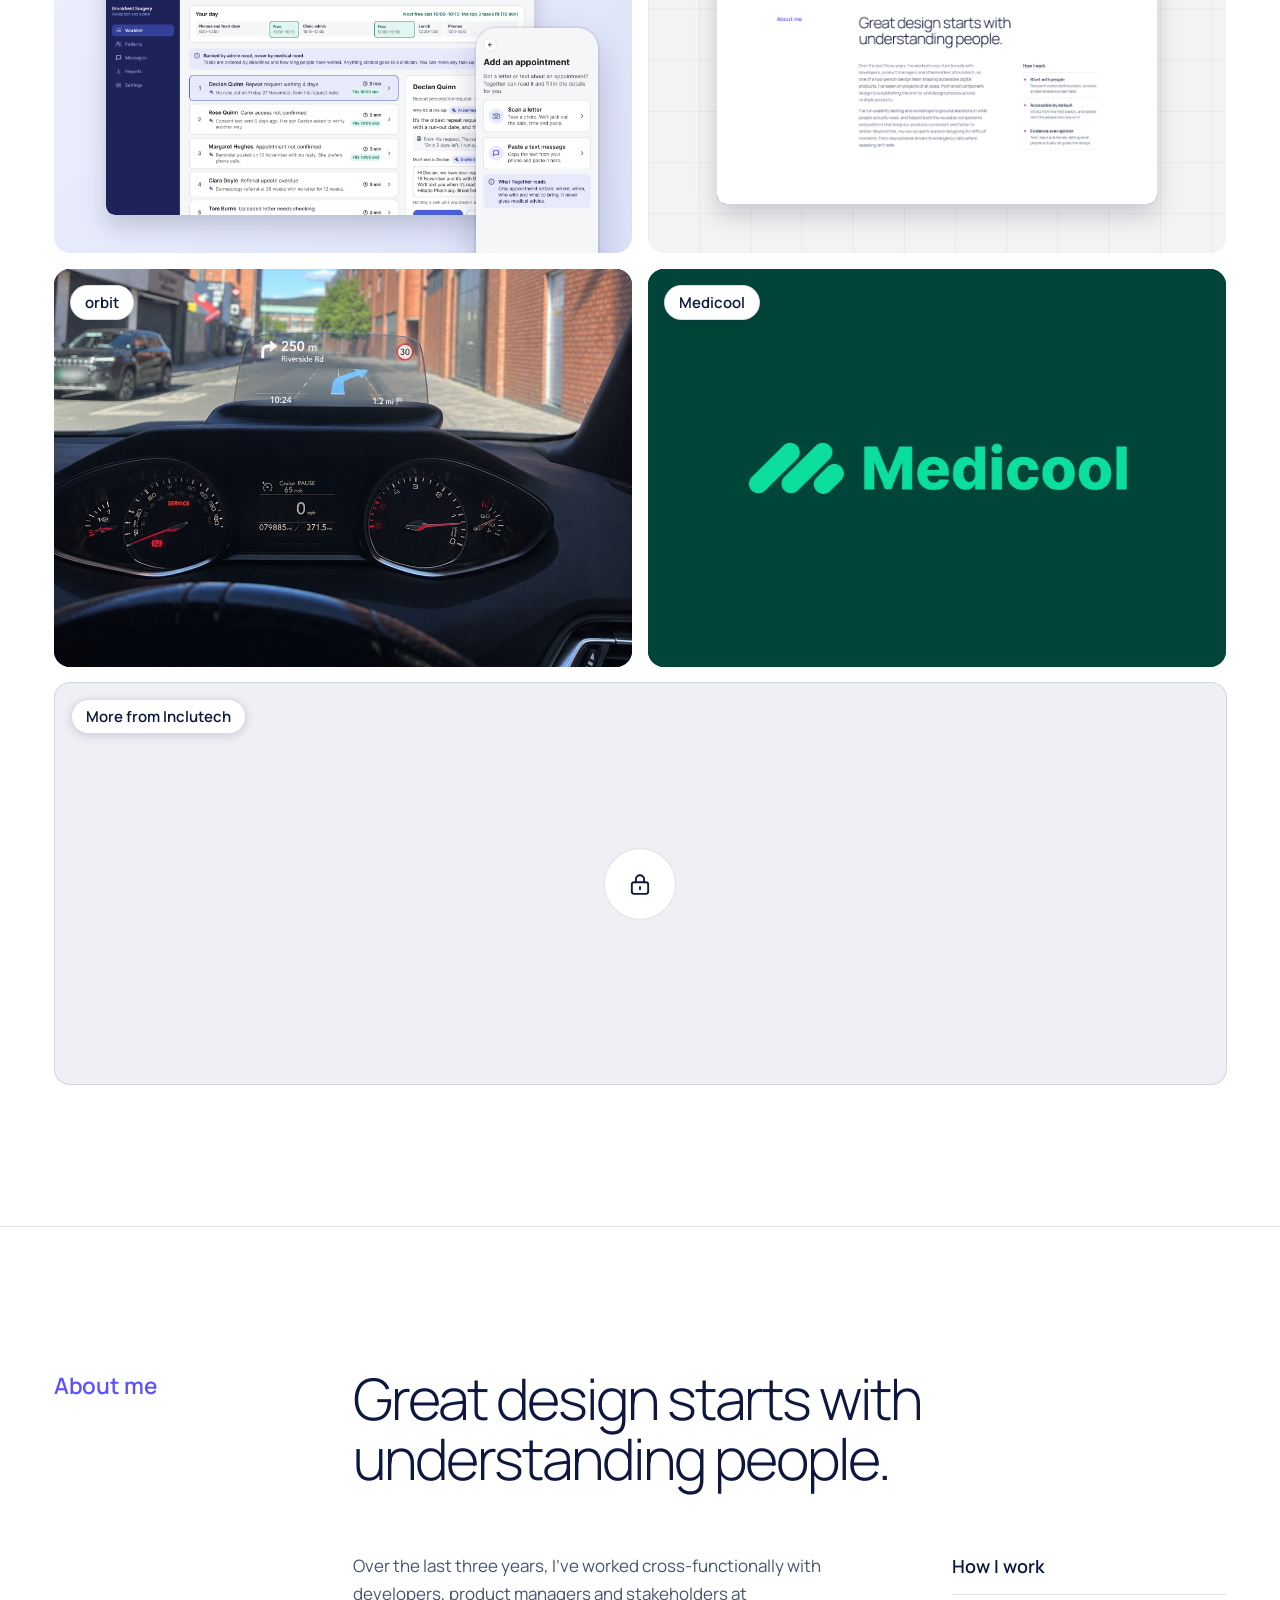
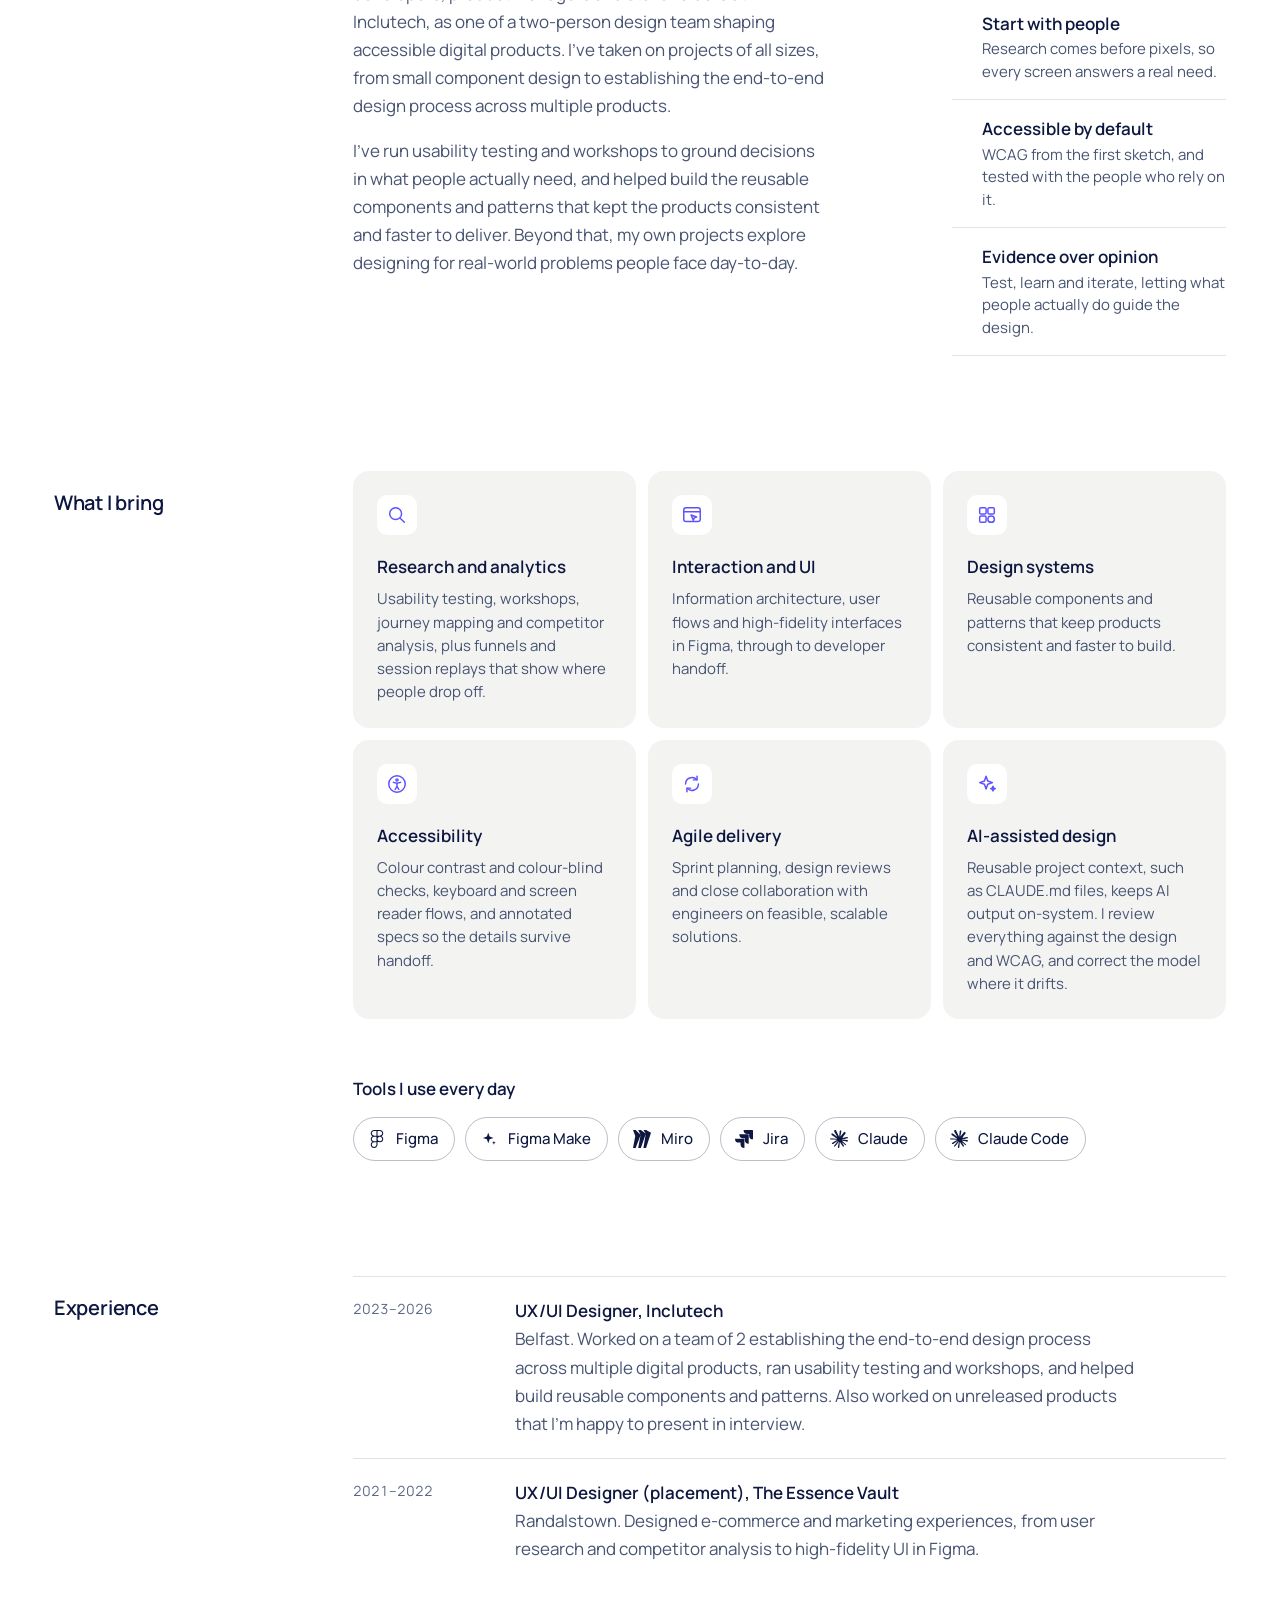
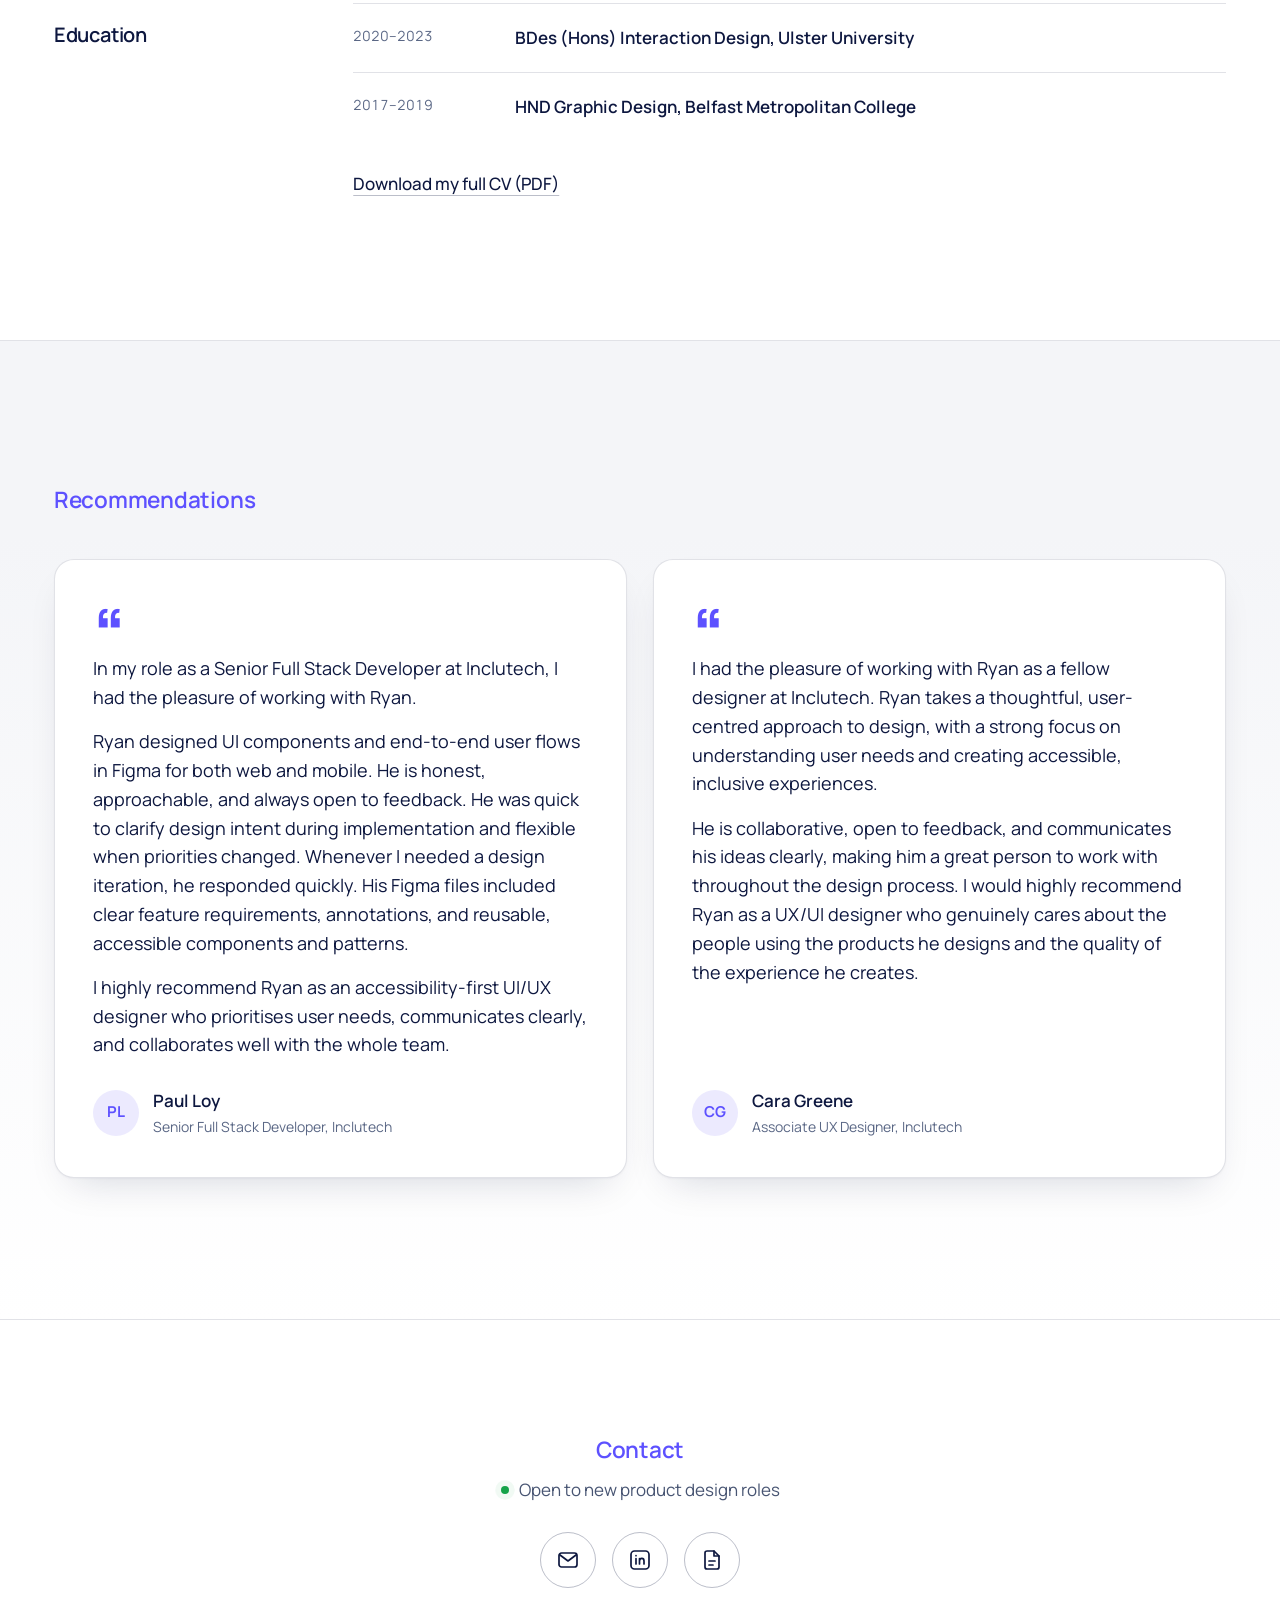
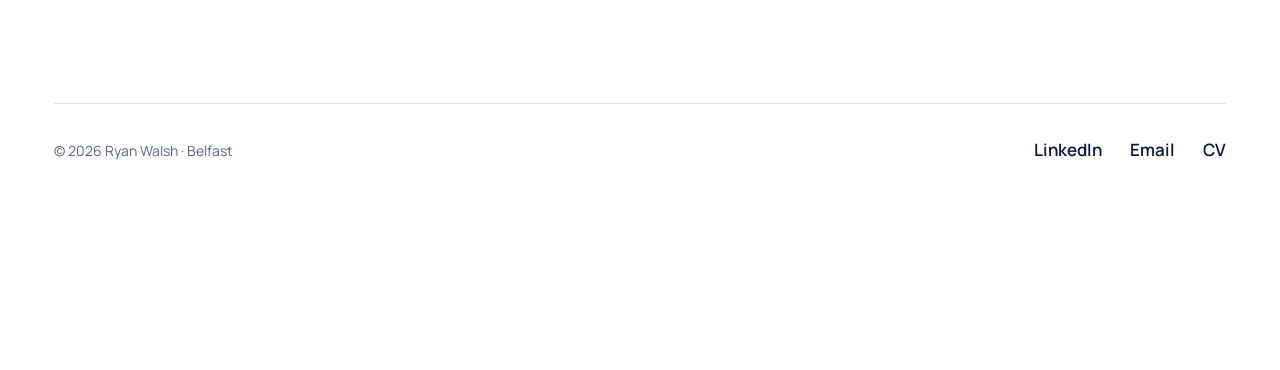
<file: nightcommute.html>
<!doctype html>
<html lang="en-GB">
<head>
  <meta charset="utf-8">
  <title>NightCommute case study, Ryan Walsh</title>
  <meta name="robots" content="noindex">
  <meta http-equiv="refresh" content="0; url=index.html#work">
</head>
<body style="background:#0d173f;color:#fff;font-family:system-ui,sans-serif;padding:40px">
  <p>This case study isn’t available yet (under construction). <a href="index.html#work" style="color:#fff">Back to the portfolio</a>.</p>
</body>
</html>
</file>
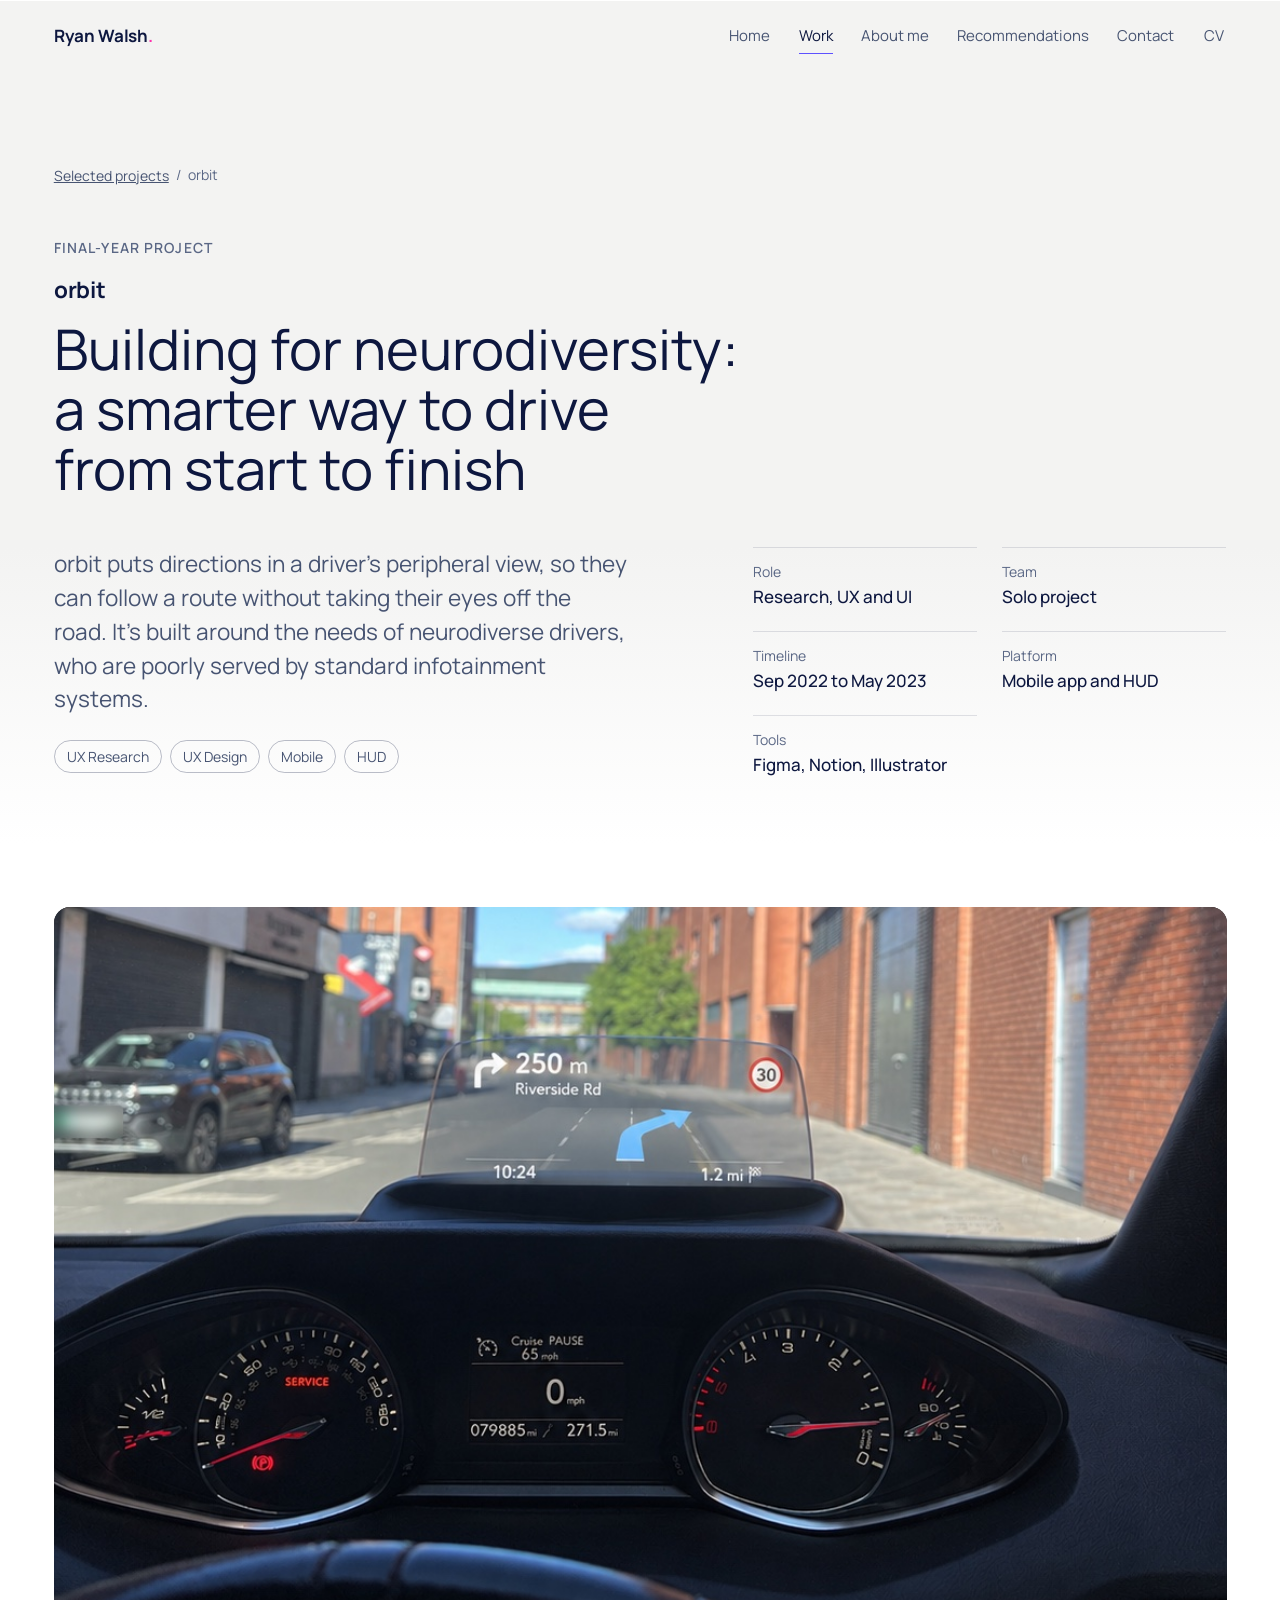
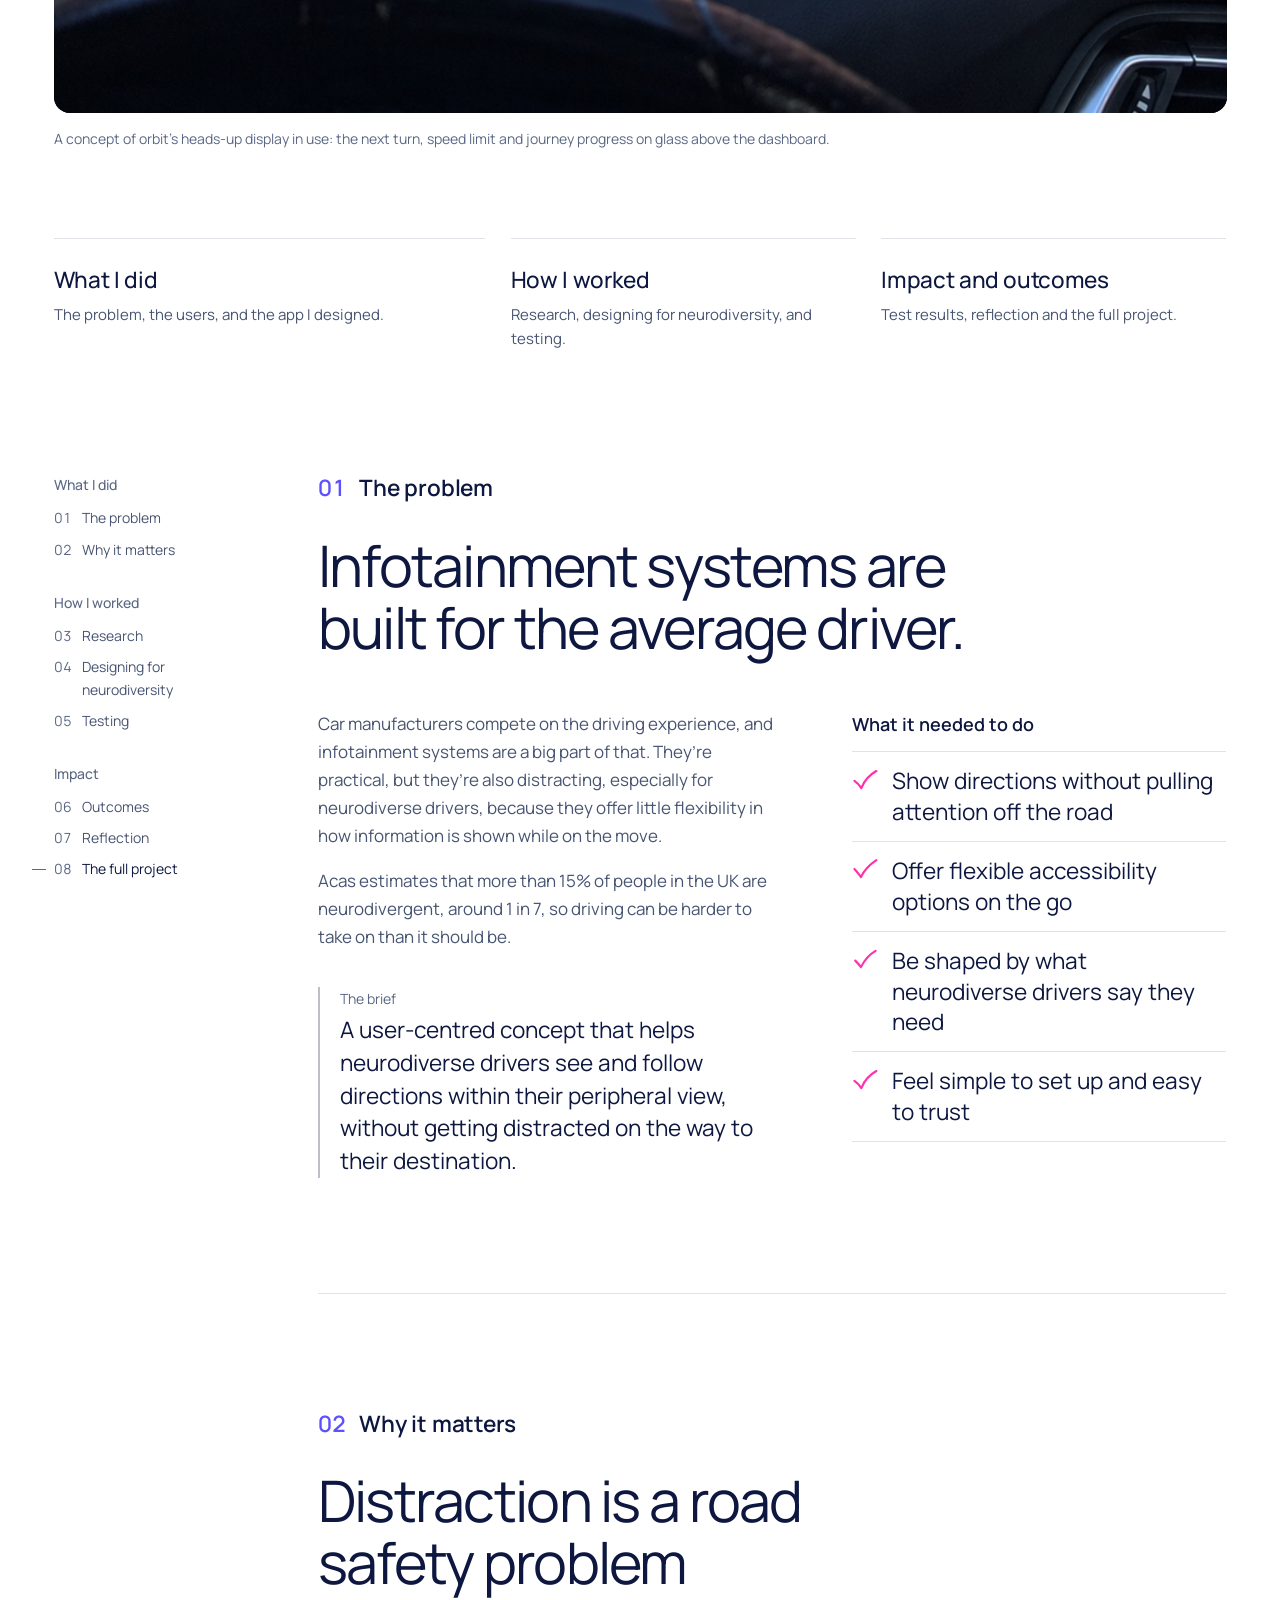
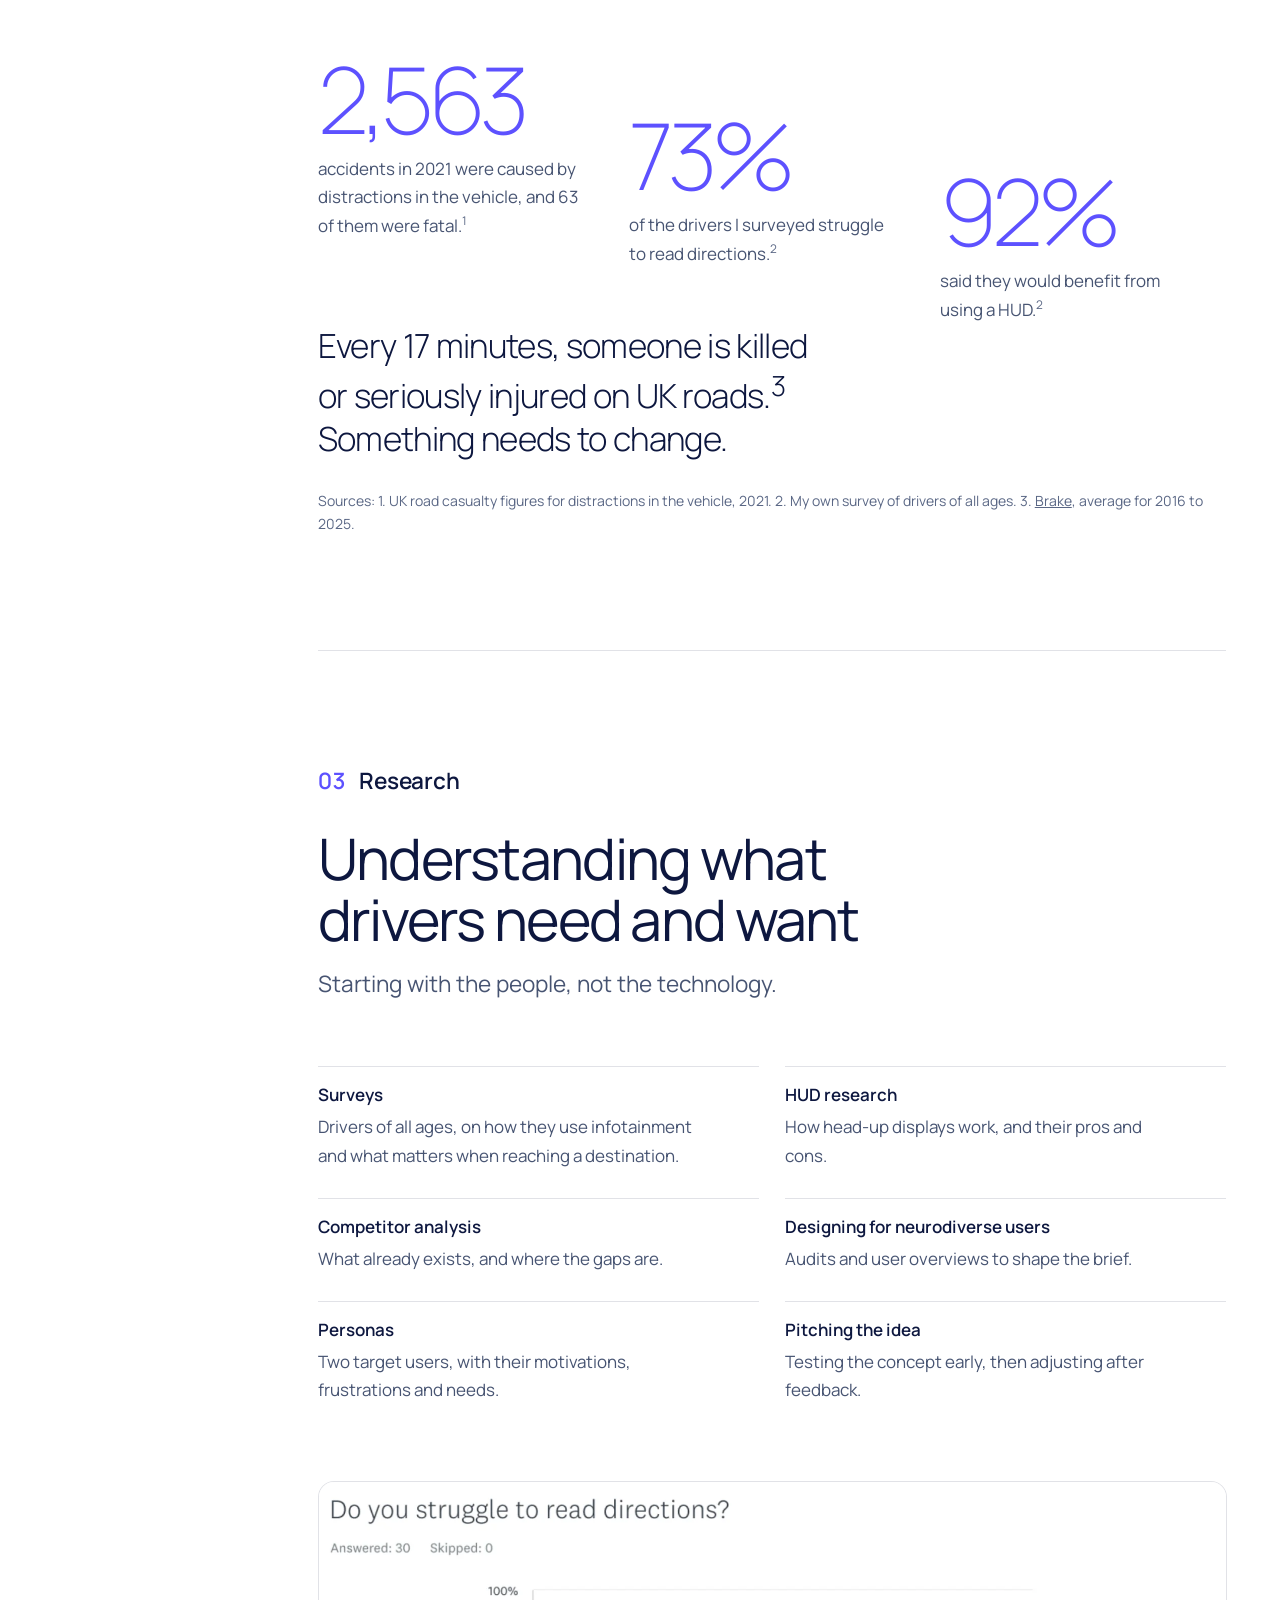
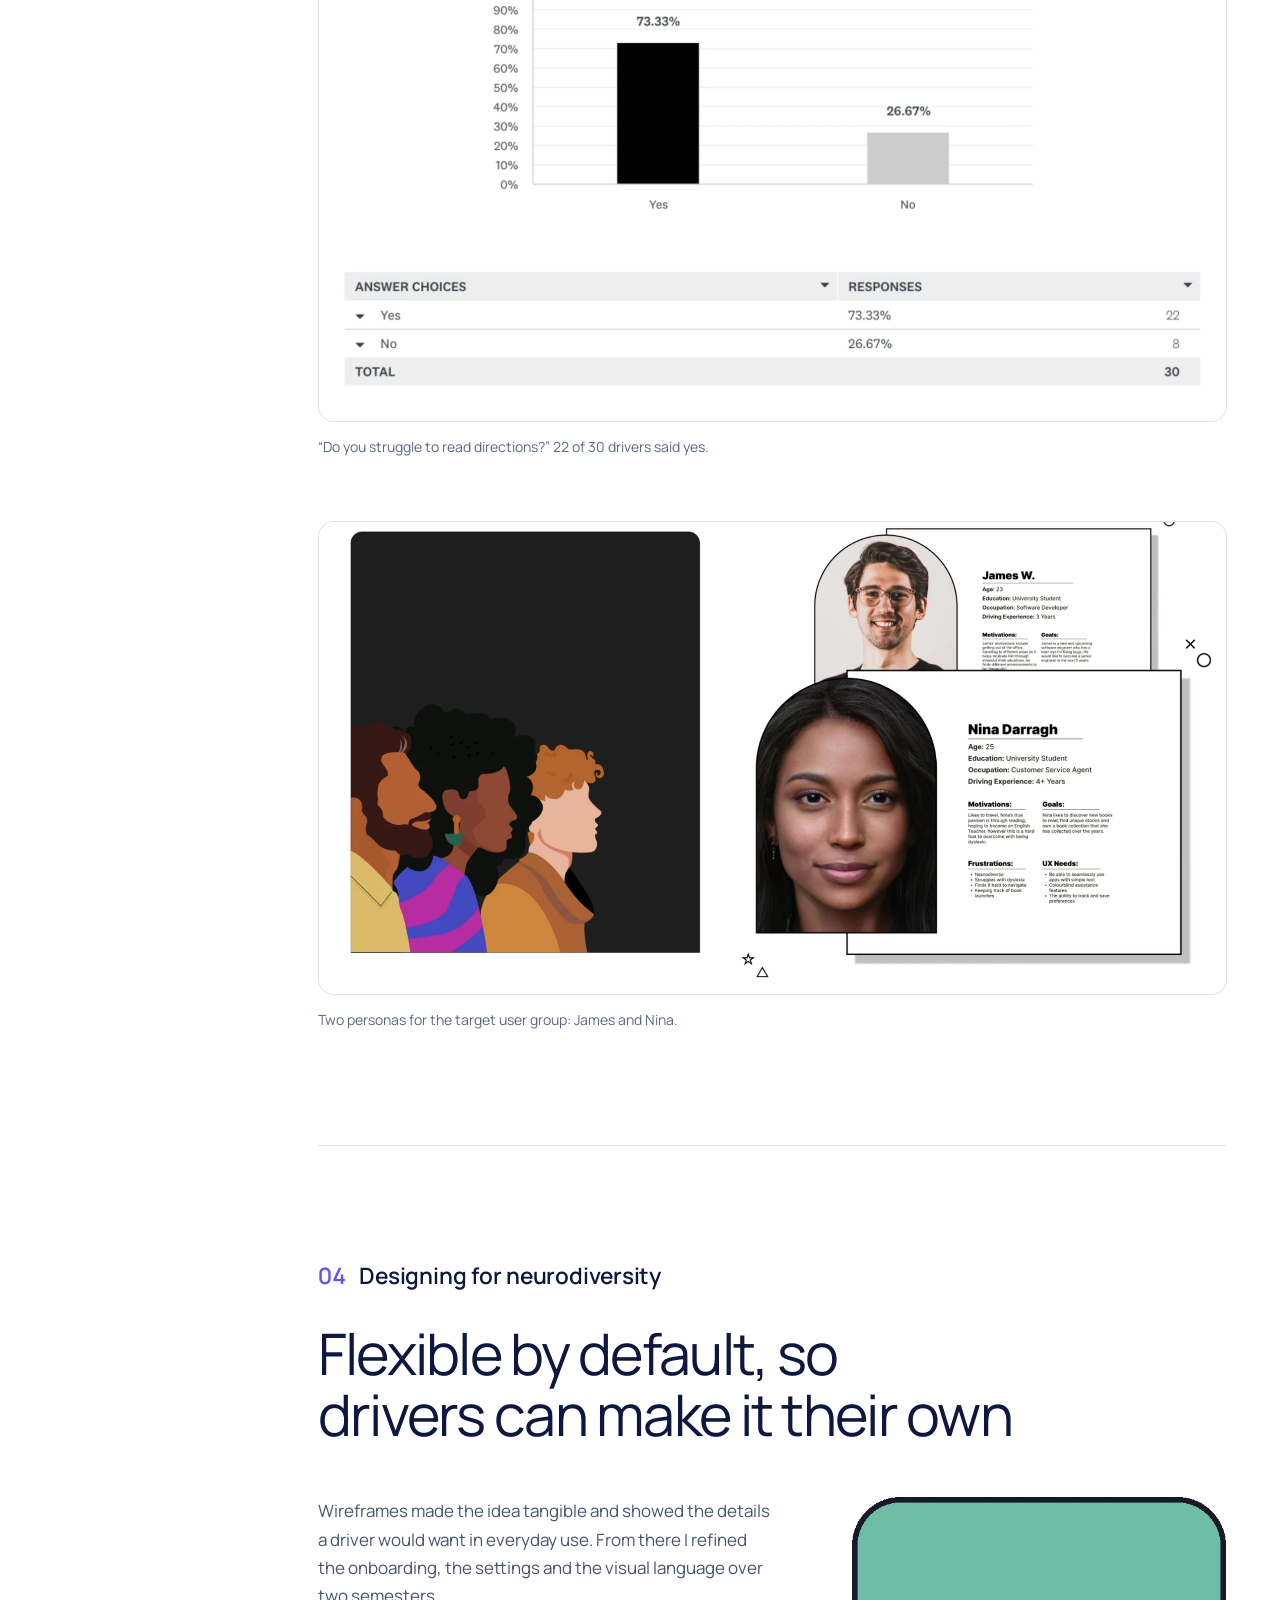
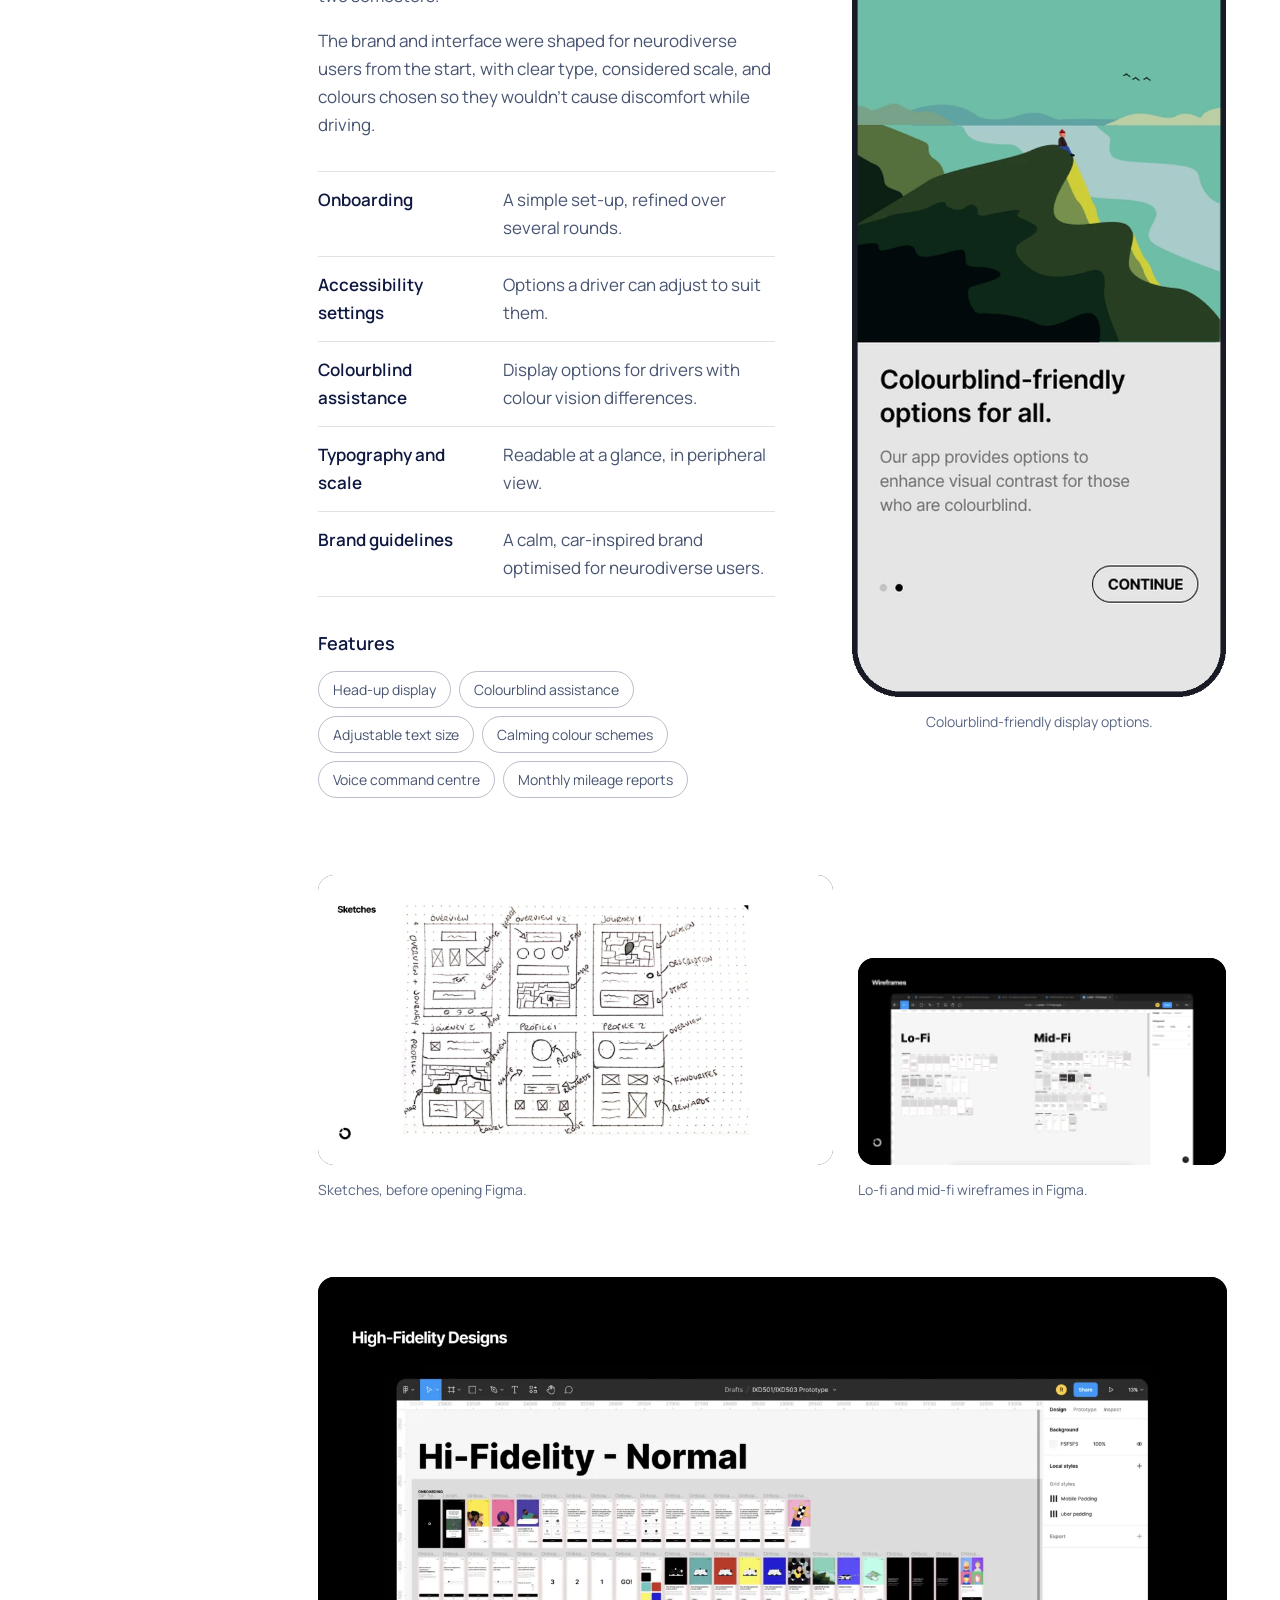
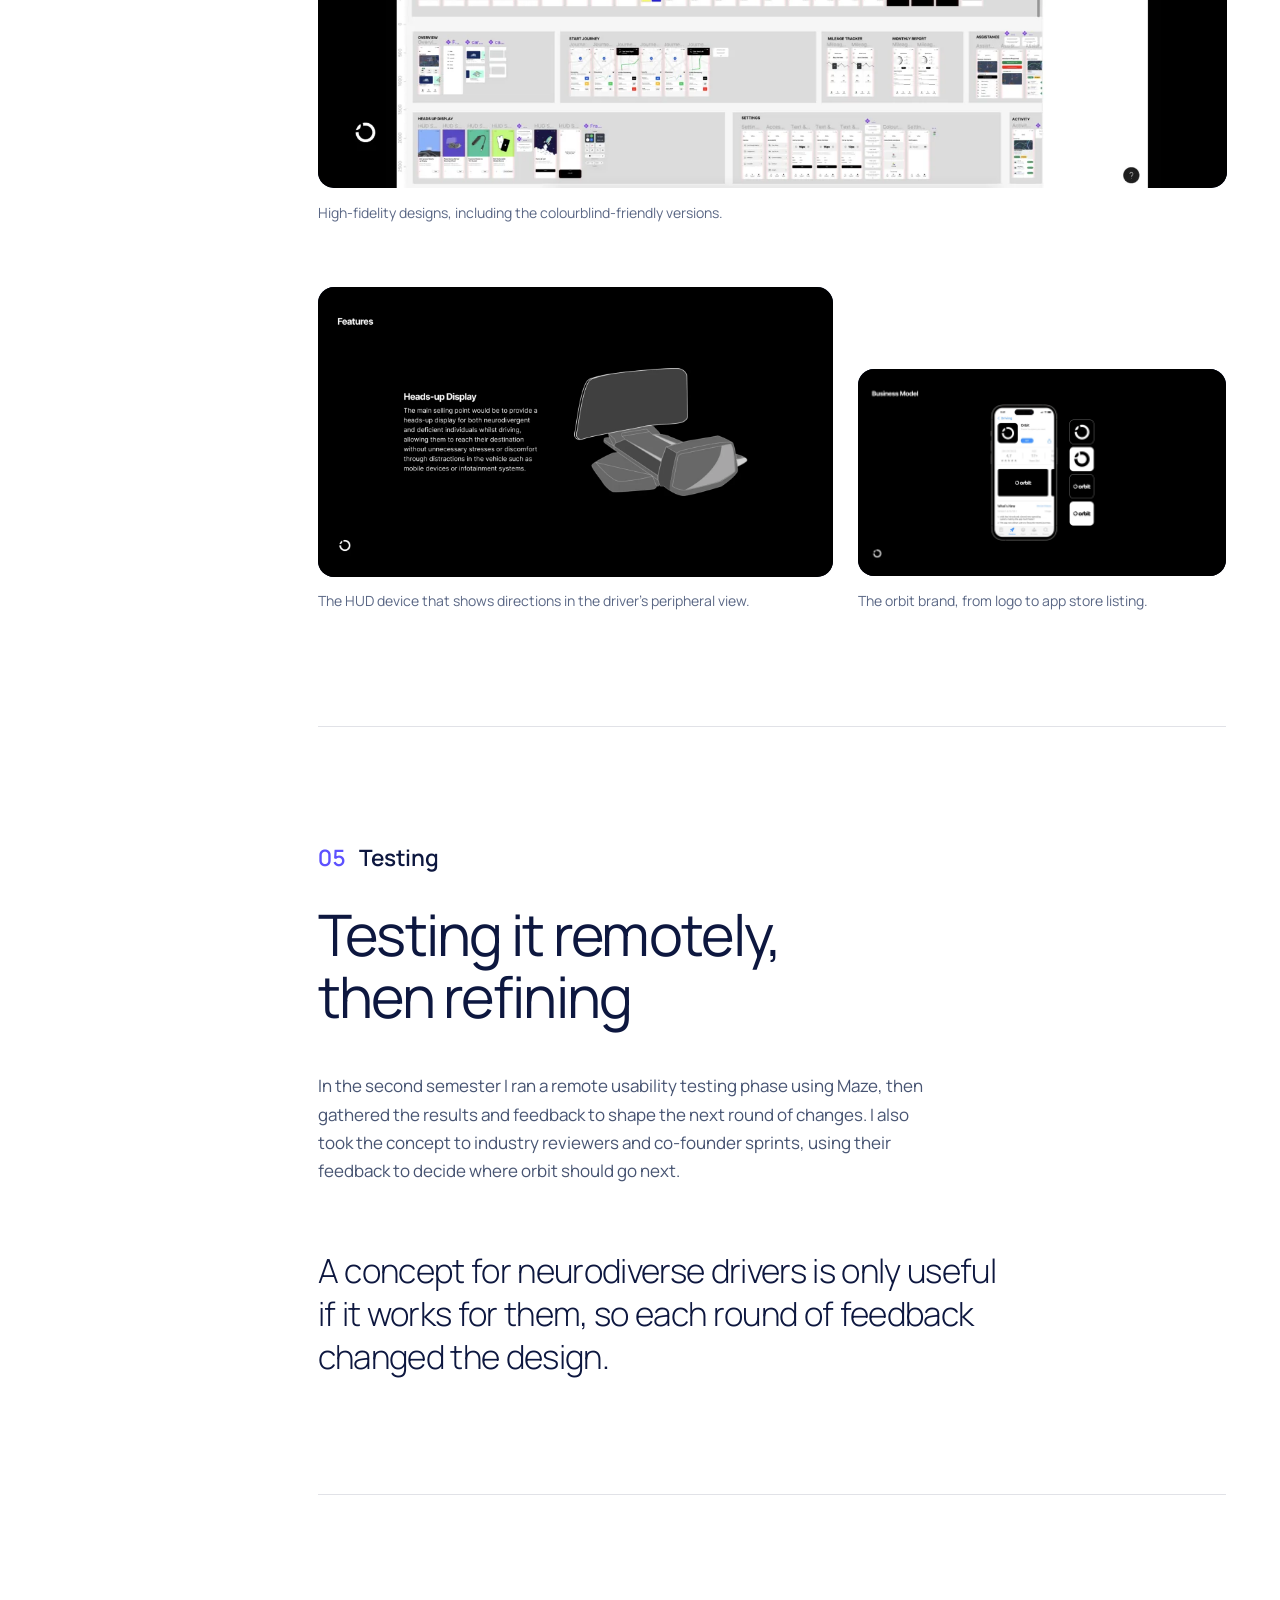
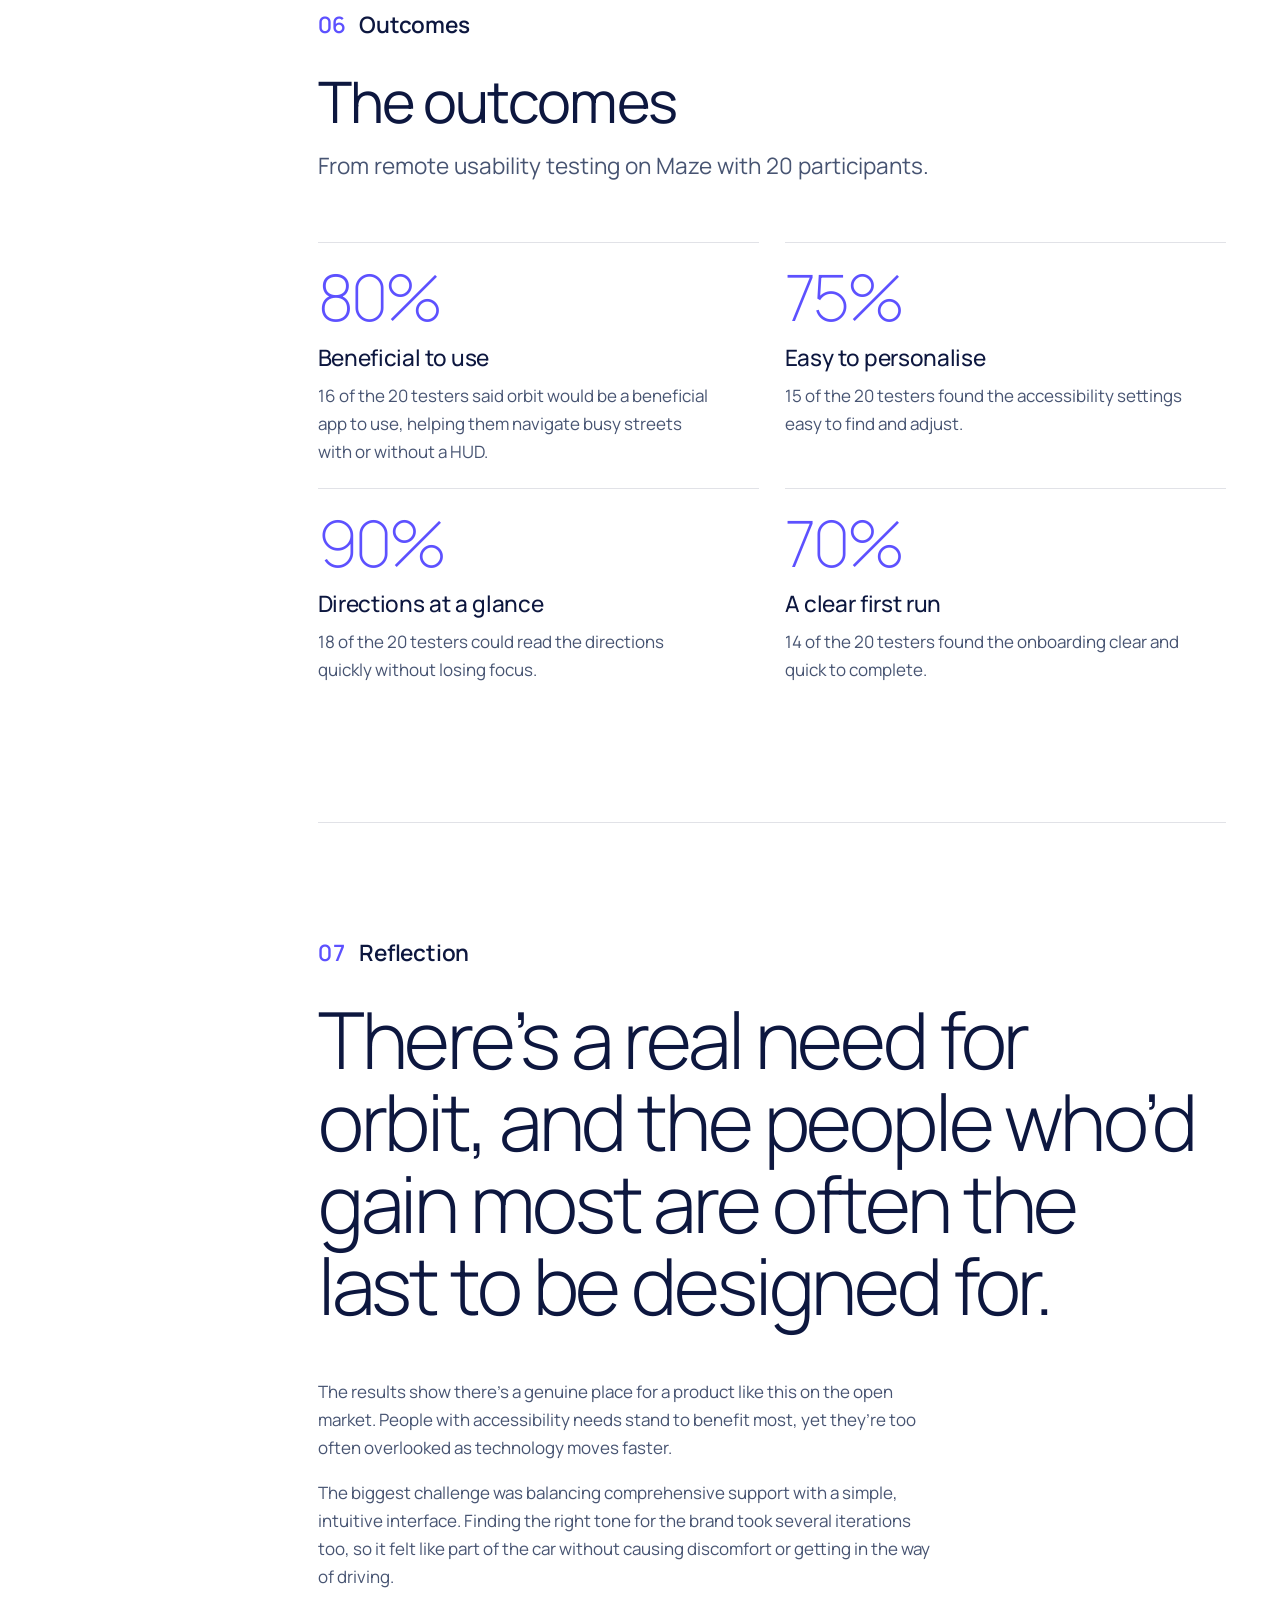
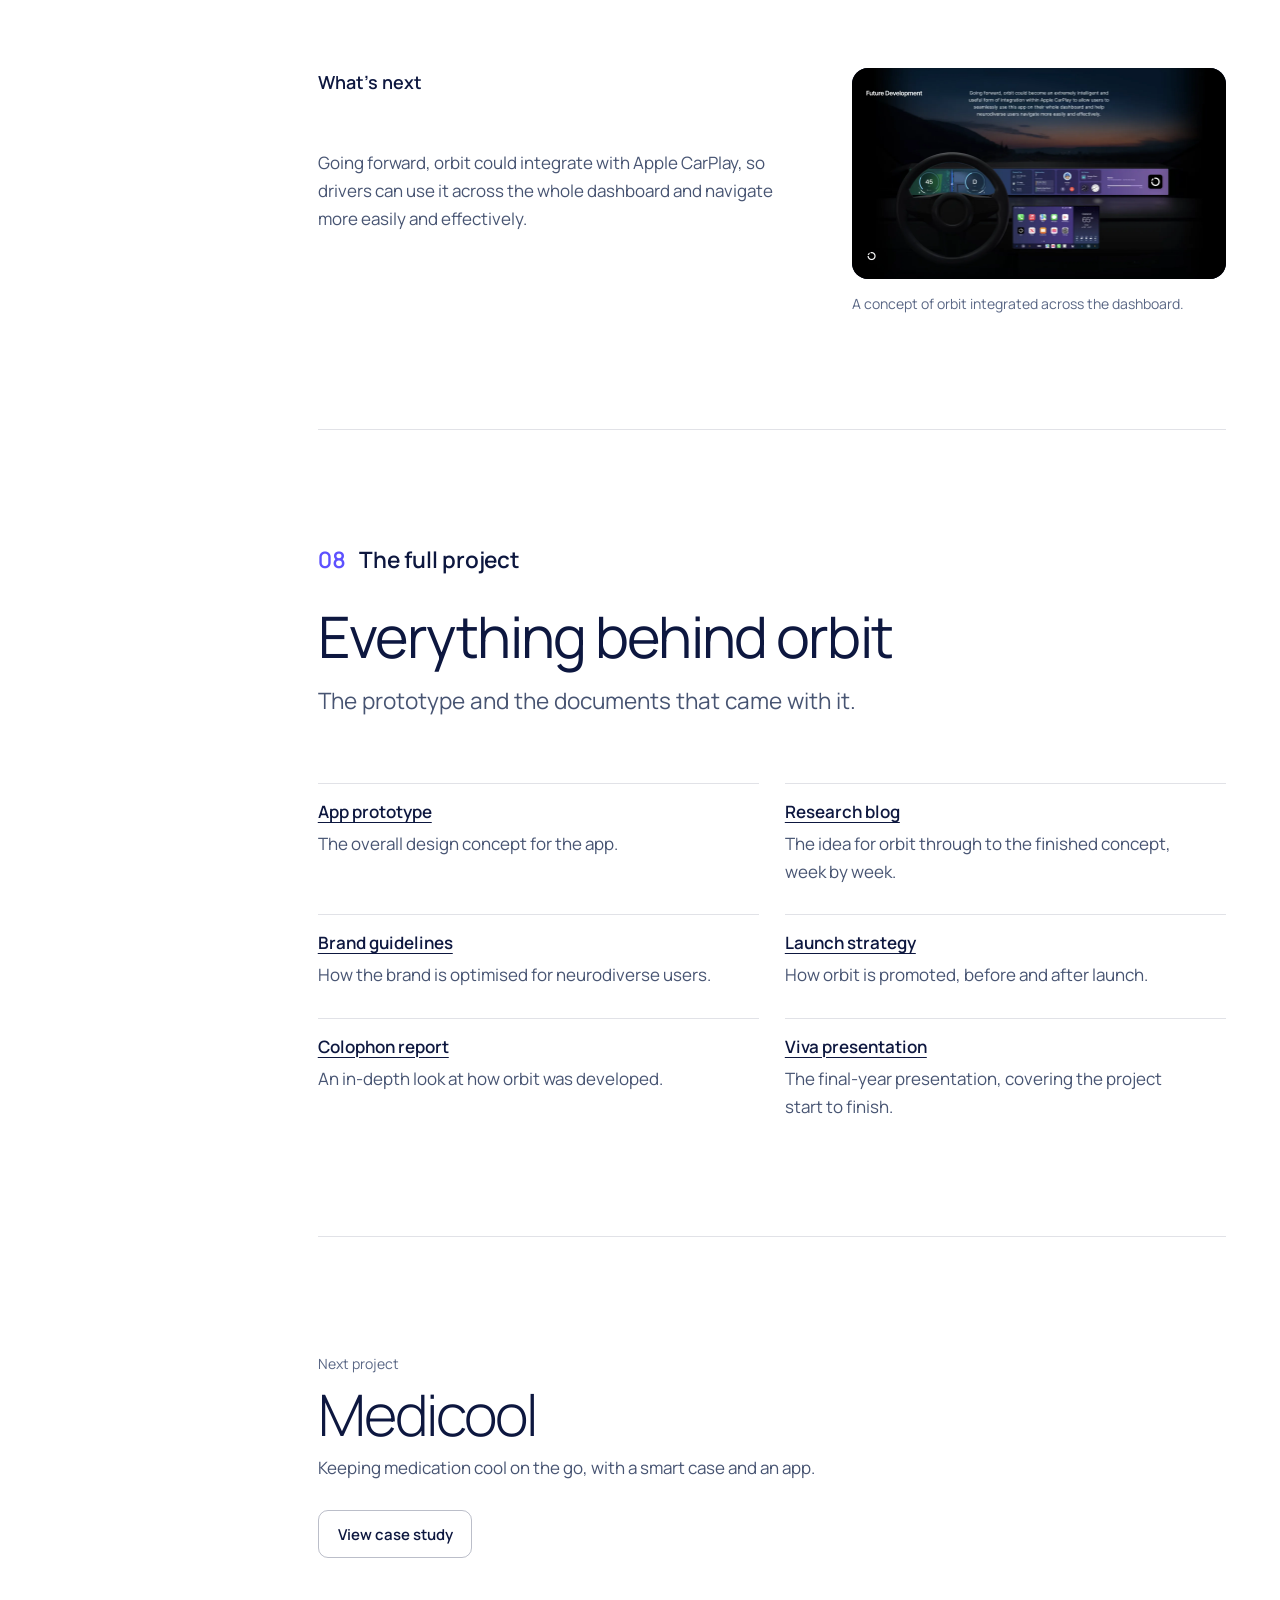
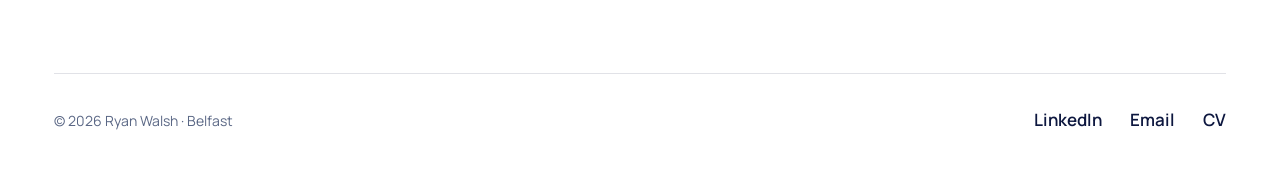
<file: orbit.html>
<!doctype html>
<html lang="en-GB">
<head>
  <meta charset="utf-8">
  <meta name="viewport" content="width=device-width, initial-scale=1, viewport-fit=cover">
  <title>orbit case study, Ryan Walsh</title>
  <meta name="description" content="How Ryan Walsh designed orbit, a heads-up display app that helps neurodiverse drivers see directions in their peripheral view, from research to prototype.">
  <meta name="theme-color" content="#131313">

  <meta property="og:type" content="article">
  <meta property="og:title" content="orbit: a heads-up display app for neurodiverse drivers">
  <meta property="og:description" content="A case study by Ryan Walsh, product designer in Belfast.">
  <meta property="og:url" content="https://ryanwalsh.uk/orbit">
  <meta property="og:image" content="https://ryanwalsh.uk/images/share/orbit.png?v=1">
  <meta name="twitter:card" content="summary_large_image">

  <link rel="icon" href="favicon.svg?v=3" type="image/svg+xml">
  <link rel="preconnect" href="https://fonts.googleapis.com">
  <link rel="preconnect" href="https://fonts.gstatic.com" crossorigin>
  <link rel="stylesheet" href="https://fonts.googleapis.com/css2?family=Manrope:wght@200..800&display=swap">
  <link rel="stylesheet" href="css/styles.css?v=20261105b">
  <script src="js/main.js?v=20261029a" defer></script>
</head>
<body id="top">

<div class="reading-progress" aria-hidden="true"></div>
<a class="skip-link" href="#main">Skip to content</a>

<header class="site-header site-header--light">
  <div class="wrap site-header__inner">
    <a class="wordmark" href="index.html">Ryan Walsh<span class="wordmark__stop" aria-hidden="true">.</span></a>
    <button class="nav-toggle" type="button" aria-expanded="false" aria-controls="site-nav">
      <span class="nav-toggle__open">Menu</span><span class="nav-toggle__close">Close</span>
    </button>
    <nav class="nav" id="site-nav" aria-label="Main">
      <ul class="nav__list">
        <li><a class="nav__link" href="index.html">Home</a></li>
        <li><a class="nav__link" href="index.html#work" aria-current="page">Work</a></li>
        <li><a class="nav__link" href="index.html#about">About me</a></li>
        <li><a class="nav__link" href="index.html#recommendations">Recommendations</a></li>
        <li><a class="nav__link" href="index.html#contact">Contact</a></li>
        <li><a class="nav__link" href="cv/ryanwalsh-2026-cv.pdf" target="_blank" rel="noopener">CV</a></li>
      </ul>
    </nav>
  </div>
</header>

<main id="main">
  <!-- ============ Hero ============ -->
  <div class="hero-band hero-band--light hero-band--cs">
  <header class="cs-hero wrap">
    <div class="grid">
      <p class="crumbs"><a href="index.html#work">Selected projects</a><span aria-hidden="true">/</span><span>orbit</span></p>

      <p class="cs-hero__eyebrow">Final-year project</p>
      <h1 class="cs-hero__heading">
        <span class="cs-hero__name">orbit</span>
        <span class="cs-hero__title">Building for neurodiversity: a smarter way to drive from start to finish</span>
      </h1>

      <div class="cs-hero__intro">
        <p class="cs-hero__lead">orbit puts directions in a driver’s peripheral view, so they can follow a route without taking their eyes off the road. It’s built around the needs of neurodiverse drivers, who are poorly served by standard infotainment systems.</p>
        <ul class="tags tags--hero" aria-label="Skills"><li>UX Research</li><li>UX Design</li><li>Mobile</li><li>HUD</li></ul>
      </div>

      <dl class="facts">
        <div><dt>Role</dt><dd>Research, UX and UI</dd></div>
        <div><dt>Team</dt><dd>Solo project</dd></div>
        <div><dt>Timeline</dt><dd>Sep 2022 to May 2023</dd></div>
        <div><dt>Platform</dt><dd>Mobile app and HUD</dd></div>
        <div><dt>Tools</dt><dd>Figma, Notion, Illustrator</dd></div>
      </dl>
    </div>
  </header>
  </div>

  <div class="wrap cs-hero-media">
    <figure>
      <div class="media media--orbit-hero media--zoom" style="background: #1c1d20; aspect-ratio: 1086 / 747">
        <div class="media__art art-orbit" aria-hidden="true">
            <svg viewBox="0 0 400 500" preserveAspectRatio="xMidYMid slice">
              <g fill="none" stroke="#fff" stroke-opacity="0.09" stroke-width="1.5"><circle cx="200" cy="250" r="90"/><circle cx="200" cy="250" r="150"/><circle cx="200" cy="250" r="210"/></g>
              <path d="M200 160a90 90 0 1 1-78 45" fill="none" stroke="#fff" stroke-width="30" stroke-linecap="butt"/>
              <circle cx="122" cy="205" r="9" fill="#fff"/>
            </svg>
          </div>
        <!-- Same image as the orbit card on the home page (remove the img to fall back to the artwork) -->
        <img class="media__img" src="images/orbit-hud-photo.jpg" alt="The view from the driver’s seat onto a sunny street of red-brick buildings, over the steering wheel and instrument cluster, with an orbit heads-up display on the dashboard showing a right turn in 250 m onto Riverside Rd, a 30 limit, the time and 1.2 miles to go" width="1086" height="747" onerror="this.remove()">
      </div>
      <figcaption class="caption">A concept of orbit’s heads-up display in use: the next turn, speed limit and journey progress on glass above the dashboard.</figcaption>
    </figure>

    <nav class="agenda" aria-label="Case study parts">
      <a class="agenda__item" href="#problem">
        <p class="agenda__title">What I did</p>
        <p class="agenda__desc">The problem, the users, and the app I designed.</p>
      </a>
      <a class="agenda__item" href="#research">
        <p class="agenda__title">How I worked</p>
        <p class="agenda__desc">Research, designing for neurodiversity, and testing.</p>
      </a>
      <a class="agenda__item" href="#outcomes">
        <p class="agenda__title">Impact and outcomes</p>
        <p class="agenda__desc">Test results, reflection and the full project.</p>
      </a>
    </nav>
  </div>

  <!-- ============ Story ============ -->
  <div class="wrap cs-layout">

    <aside class="cs-index" aria-label="On this page">
      <div class="cs-index__group">
        <p class="cs-index__heading">What I did</p>
        <a href="#problem"><span>01</span>The problem</a>
        <a href="#scale"><span>02</span>Why it matters</a>
      </div>
      <div class="cs-index__group">
        <p class="cs-index__heading">How I worked</p>
        <a href="#research"><span>03</span>Research</a>
        <a href="#design"><span>04</span>Designing for neurodiversity</a>
        <a href="#testing"><span>05</span>Testing</a>
      </div>
      <div class="cs-index__group">
        <p class="cs-index__heading">Impact</p>
        <a href="#outcomes"><span>06</span>Outcomes</a>
        <a href="#reflection"><span>07</span>Reflection</a>
        <a href="#deliverables"><span>08</span>The full project</a>
      </div>
    </aside>

    <div class="cs-story">

      <!-- 01 -->
      <section class="cs-section" id="problem" aria-labelledby="problem-title">
        <p class="cs-section__tag"><span>01</span>The problem</p>
        <h2 class="cs-h2" id="problem-title">Infotainment systems are built for the average driver.</h2>

        <div class="split">
          <div>
            <div class="prose">
              <p>Car manufacturers compete on the driving experience, and infotainment systems are a big part of that. They’re practical, but they’re also distracting, especially for neurodiverse drivers, because they offer little flexibility in how information is shown while on the move.</p>
              <p>Acas estimates that more than 15% of people in the UK are neurodivergent, around 1 in 7, so driving can be harder to take on than it should be.</p>
            </div>
            <div class="brief">
              <p class="brief__label">The brief</p>
              <p class="brief__text">A user-centred concept that helps neurodiverse drivers see and follow directions within their peripheral view, without getting distracted on the way to their destination.</p>
            </div>
          </div>

          <div>
            <h3 class="cs-h3">What it needed to do</h3>
            <ul class="criteria">
              <li><svg class="pen pen--tick" data-draw style="--delay: 0.0s" viewBox="0 0 32 26" aria-hidden="true" focusable="false"><path pathLength="1" d="M3 14c3 2 6 5 8.5 9C15 14 21 7 30 2"/></svg>Show directions without pulling attention off the road</li>
              <li><svg class="pen pen--tick" data-draw style="--delay: 0.15s" viewBox="0 0 32 26" aria-hidden="true" focusable="false"><path pathLength="1" d="M3 13c3 3 5 6 8 10 4-9 10-15 19-21"/></svg>Offer flexible accessibility options on the go</li>
              <li><svg class="pen pen--tick" data-draw style="--delay: 0.3s" viewBox="0 0 32 26" aria-hidden="true" focusable="false"><path pathLength="1" d="M4 15c2 2 5 5 7 8 5-10 11-16 18-20"/></svg>Be shaped by what neurodiverse drivers say they need</li>
              <li><svg class="pen pen--tick" data-draw style="--delay: 0.0s" viewBox="0 0 32 26" aria-hidden="true" focusable="false"><path pathLength="1" d="M3 14c3 2 6 5 8.5 9C15 14 21 7 30 2"/></svg>Feel simple to set up and easy to trust</li>
            </ul>
          </div>
        </div>
      </section>

      <!-- 02 -->
      <section class="cs-section" id="scale" aria-labelledby="scale-title">
        <p class="cs-section__tag"><span>02</span>Why it matters</p>
        <h2 class="cs-h2" id="scale-title">Distraction is a road safety problem</h2>

        <div class="stats">
          <div class="stat">
            <p class="stat__num">2,563</p>
            <p class="stat__text">accidents in 2021 were caused by distractions in the vehicle, and 63 of them were fatal.<sup>1</sup></p>
          </div>
          <div class="stat">
            <p class="stat__num">73%</p>
            <p class="stat__text">of the drivers I surveyed struggle to read directions.<sup>2</sup></p>
          </div>
          <div class="stat">
            <p class="stat__num">92%</p>
            <p class="stat__text">said they would benefit from using a HUD.<sup>2</sup></p>
          </div>
        </div>

        <p class="statement">Every 17 minutes, someone is killed or seriously injured on UK roads.<sup>3</sup> Something needs to change.</p>
        <p class="sources">Sources: 1. UK road casualty figures for distractions in the vehicle, 2021. 2. My own survey of drivers of all ages. 3. <a href="https://www.brake.org.uk/get-involved/take-action/mybrake/knowledge-centre/uk-road-safety" target="_blank" rel="noopener">Brake</a>, average for 2016 to 2025.</p>
      </section>

      <!-- 03 -->
      <section class="cs-section" id="research" aria-labelledby="research-title">
        <p class="cs-section__tag"><span>03</span>Research</p>
        <h2 class="cs-h2" id="research-title">Understanding what drivers need and want</h2>
        <p class="cs-sub">Starting with the people, not the technology.</p>

        <dl class="activities">
          <div><dt>Surveys</dt><dd>Drivers of all ages, on how they use infotainment and what matters when reaching a destination.</dd></div>
          <div><dt>HUD research</dt><dd>How head-up displays work, and their pros and cons.</dd></div>
          <div><dt>Competitor analysis</dt><dd>What already exists, and where the gaps are.</dd></div>
          <div><dt>Designing for neurodiverse users</dt><dd>Audits and user overviews to shape the brief.</dd></div>
          <div><dt>Personas</dt><dd>Two target users, with their motivations, frustrations and needs.</dd></div>
          <div><dt>Pitching the idea</dt><dd>Testing the concept early, then adjusting after feedback.</dd></div>
        </dl>

        <div class="figure-stack">
          <figure>
            <div class="media media--plain">
              <p class="media__ph">Image coming soon</p>
              <!-- images/orbit-survey.webp -->
              <img class="media__img" src="images/orbit-survey.webp" alt="Survey results: 73% of 30 drivers said they struggle to read directions" onerror="this.remove()">
            </div>
            <figcaption class="caption">“Do you struggle to read directions?” 22 of 30 drivers said yes.</figcaption>
          </figure>
          <figure>
            <div class="media media--plain">
              <p class="media__ph">Image coming soon</p>
              <!-- images/orbit-personas.webp -->
              <img class="media__img" src="images/orbit-personas.webp" alt="Two personas, James and Nina, who represent the target users" onerror="this.remove()">
            </div>
            <figcaption class="caption">Two personas for the target user group: James and Nina.</figcaption>
          </figure>
        </div>
      </section>

      <!-- 04 -->
      <section class="cs-section" id="design" aria-labelledby="design-title">
        <p class="cs-section__tag"><span>04</span>Designing for neurodiversity</p>
        <h2 class="cs-h2" id="design-title">Flexible by default, so drivers can make it their own</h2>

        <div class="split">
          <div>
            <div class="prose">
              <p>Wireframes made the idea tangible and showed the details a driver would want in everyday use. From there I refined the onboarding, the settings and the visual language over two semesters.</p>
              <p>The brand and interface were shaped for neurodiverse users from the start, with clear type, considered scale, and colours chosen so they wouldn’t cause discomfort while driving.</p>
            </div>
            <dl class="principles" style="margin-top: 32px">
              <div><dt>Onboarding</dt><dd>A simple set-up, refined over several rounds.</dd></div>
              <div><dt>Accessibility settings</dt><dd>Options a driver can adjust to suit them.</dd></div>
              <div><dt>Colourblind assistance</dt><dd>Display options for drivers with colour vision differences.</dd></div>
              <div><dt>Typography and scale</dt><dd>Readable at a glance, in peripheral view.</dd></div>
              <div><dt>Brand guidelines</dt><dd>A calm, car-inspired brand optimised for neurodiverse users.</dd></div>
            </dl>
            <h3 class="cs-h3" style="margin-top: 32px">Features</h3>
            <ul class="chips">
              <li>Head-up display</li><li>Colourblind assistance</li><li>Adjustable text size</li><li>Calming colour schemes</li>
              <li>Voice command centre</li><li>Monthly mileage reports</li>
            </ul>
          </div>

<figure class="phone-figure">
            <img src="images/orbit-colourblind-phone.webp" alt="The orbit onboarding screen offering colourblind-friendly options" width="607" height="1296" loading="lazy">
            <figcaption class="caption">Colourblind-friendly display options.</figcaption>
          </figure>
        </div>

        <div class="figure-pair">
          <figure>
            <div class="media media--slide media--surface">
              <p class="media__ph">Image coming soon</p>
              <!-- images/orbit-sketches.webp -->
              <img class="media__img" src="images/orbit-sketches.webp" alt="Hand-drawn sketches of the orbit app screens" onerror="this.remove()">
            </div>
            <figcaption class="caption">Sketches, before opening Figma.</figcaption>
          </figure>
          <figure>
            <div class="media media--slide media--surface">
              <p class="media__ph">Image coming soon</p>
              <!-- images/orbit-wireframes.webp -->
              <img class="media__img" src="images/orbit-wireframes.webp" alt="Lo-fi and mid-fi wireframes of the orbit app in Figma" onerror="this.remove()">
            </div>
            <figcaption class="caption">Lo-fi and mid-fi wireframes in Figma.</figcaption>
          </figure>
        </div>

        <div class="figure-stack">
          <figure>
            <div class="media media--slide media--surface">
              <p class="media__ph">Image coming soon</p>
              <!-- images/orbit-hifi.webp -->
              <img class="media__img" src="images/orbit-hifi.webp" alt="High-fidelity designs of the orbit app, in the normal and colourblind-friendly versions" onerror="this.remove()">
            </div>
            <figcaption class="caption">High-fidelity designs, including the colourblind-friendly versions.</figcaption>
          </figure>
          <div class="figure-pair">
            <figure>
            <div class="media media--slide media--orbit">
              <p class="media__ph">Image coming soon</p>
              <!-- images/orbit-hud.webp -->
              <img class="media__img" src="images/orbit-hud.webp" alt="The orbit heads-up display device on a dashboard" onerror="this.remove()">
            </div>
            <figcaption class="caption">The HUD device that shows directions in the driver’s peripheral view.</figcaption>
          </figure>
            <figure>
            <div class="media media--slide media--orbit">
              <p class="media__ph">Image coming soon</p>
              <!-- images/orbit-brand.webp -->
              <img class="media__img" src="images/orbit-brand.webp" alt="The orbit logo and app store listing" onerror="this.remove()">
            </div>
            <figcaption class="caption">The orbit brand, from logo to app store listing.</figcaption>
          </figure>
          </div>
        </div>
      </section>

      <!-- 05 -->
      <section class="cs-section" id="testing" aria-labelledby="testing-title">
        <p class="cs-section__tag"><span>05</span>Testing</p>
        <h2 class="cs-h2" id="testing-title">Testing it remotely, then refining</h2>

        <div class="prose" style="margin-top: clamp(28px, 3.5vw, 48px)">
          <p>In the second semester I ran a remote usability testing phase using Maze, then gathered the results and feedback to shape the next round of changes. I also took the concept to industry reviewers and co-founder sprints, using their feedback to decide where orbit should go next.</p>
        </div>

        <p class="pull">A concept for neurodiverse drivers is only useful if it works for them, so each round of feedback changed the design.</p>
      </section>

      <!-- 06 -->
      <section class="cs-section" id="outcomes" aria-labelledby="outcomes-title">
        <p class="cs-section__tag"><span>06</span>Outcomes</p>
        <h2 class="cs-h2" id="outcomes-title">The outcomes</h2>

        <p class="cs-sub">From remote usability testing on Maze with 20 participants.</p>
        <ul class="outcomes">
          <li><p class="outcomes__num">80%</p><h3>Beneficial to use</h3><p>16 of the 20 testers said orbit would be a beneficial app to use, helping them navigate busy streets with or without a HUD.</p></li>
          <li><p class="outcomes__num">75%</p><h3>Easy to personalise</h3><p>15 of the 20 testers found the accessibility settings easy to find and adjust.</p></li>
          <li><p class="outcomes__num">90%</p><h3>Directions at a glance</h3><p>18 of the 20 testers could read the directions quickly without losing focus.</p></li>
          <li><p class="outcomes__num">70%</p><h3>A clear first run</h3><p>14 of the 20 testers found the onboarding clear and quick to complete.</p></li>
        </ul>
      </section>

      <!-- 07 -->
      <section class="cs-section cs-reflection" id="reflection" aria-labelledby="reflection-title">
        <p class="cs-section__tag"><span>07</span>Reflection</p>
        <h2 class="cs-h2" id="reflection-title">There’s a real need for orbit, and the people who’d gain most are often the last to be designed for.</h2>
        <div class="prose">
          <p>The results show there’s a genuine place for a product like this on the open market. People with accessibility needs stand to benefit most, yet they’re too often overlooked as technology moves faster.</p>
          <p>The biggest challenge was balancing comprehensive support with a simple, intuitive interface. Finding the right tone for the brand took several iterations too, so it felt like part of the car without causing discomfort or getting in the way of driving.</p>
        </div>

        <div class="split" style="margin-top: clamp(48px, 6vw, 88px)">
          <div>
            <h3 class="cs-h3">What’s next</h3>
            <div class="prose">
              <p>Going forward, orbit could integrate with Apple CarPlay, so drivers can use it across the whole dashboard and navigate more easily and effectively.</p>
            </div>
          </div>
          <figure>
            <div class="media media--slide media--orbit">
              <p class="media__ph">Image coming soon</p>
              <!-- images/orbit-future.webp -->
              <img class="media__img" src="images/orbit-future.webp" alt="A concept of orbit running across a car dashboard through Apple CarPlay" onerror="this.remove()">
            </div>
            <figcaption class="caption">A concept of orbit integrated across the dashboard.</figcaption>
          </figure>
        </div>
      </section>

      <!-- 08 -->
      <section class="cs-section" id="deliverables" aria-labelledby="deliverables-title">
        <p class="cs-section__tag"><span>08</span>The full project</p>
        <h2 class="cs-h2" id="deliverables-title">Everything behind orbit</h2>
        <p class="cs-sub">The prototype and the documents that came with it.</p>

        <dl class="activities">
          <div><dt><a href="https://www.figma.com/proto/x46pdXjr4CTYtJkMA1p8kw/Orbit-Prototype?page-id=0%3A1&amp;node-id=174-4292&amp;viewport=-10192%2C-1410%2C0.51&amp;scaling=scale-down&amp;starting-point-node-id=174%3A4286&amp;show-proto-sidebar=1" target="_blank" rel="noopener">App prototype</a></dt><dd>The overall design concept for the app.</dd></div>
          <div><dt><a href="https://precious-piano-474.notion.site/Orbit-Research-Blog-078df4d72e7f434daa86f1dbc1bcd25e" target="_blank" rel="noopener">Research blog</a></dt><dd>The idea for orbit through to the finished concept, week by week.</dd></div>
          <div><dt><a href="docs/orbit/orbit-brand-guidelines.pdf" target="_blank" rel="noopener">Brand guidelines</a></dt><dd>How the brand is optimised for neurodiverse users.</dd></div>
          <div><dt><a href="docs/orbit/orbit-launch-strategy.pdf" target="_blank" rel="noopener">Launch strategy</a></dt><dd>How orbit is promoted, before and after launch.</dd></div>
          <div><dt><a href="docs/orbit/orbit-colophon-report.pdf" target="_blank" rel="noopener">Colophon report</a></dt><dd>An in-depth look at how orbit was developed.</dd></div>
          <div><dt><a href="docs/orbit/orbit-viva-presentation.pdf" target="_blank" rel="noopener">Viva presentation</a></dt><dd>The final-year presentation, covering the project start to finish.</dd></div>
        </dl>
      </section>

      <section class="cs-next" aria-labelledby="next-title">
        <p class="cs-next__kicker">Next project</p>
        <h2 class="cs-next__title" id="next-title">Medicool</h2>
        <p class="cs-next__status">Keeping medication cool on the go, with a smart case and an app.</p>
        <a class="button" href="medicool.html">View case study</a>
      </section>

    </div>
  </div>


</main>

<footer class="site-footer">
  <div class="wrap">
    <div class="site-footer__inner">
      <p>© <span data-year>2026</span> Ryan Walsh · Belfast</p>
      <ul class="site-footer__links" aria-label="Contact">
        <li><a href="https://www.linkedin.com/in/ryanwalshh/" target="_blank" rel="noopener">LinkedIn</a></li>
        <li><a href="mailto:ryanjameswalsh@hotmail.com">Email</a></li>
        <li><a href="cv/ryanwalsh-2026-cv.pdf" target="_blank" rel="noopener">CV</a></li>
      </ul>
    </div>
  </div>
</footer>

</body>
</html>
</file>
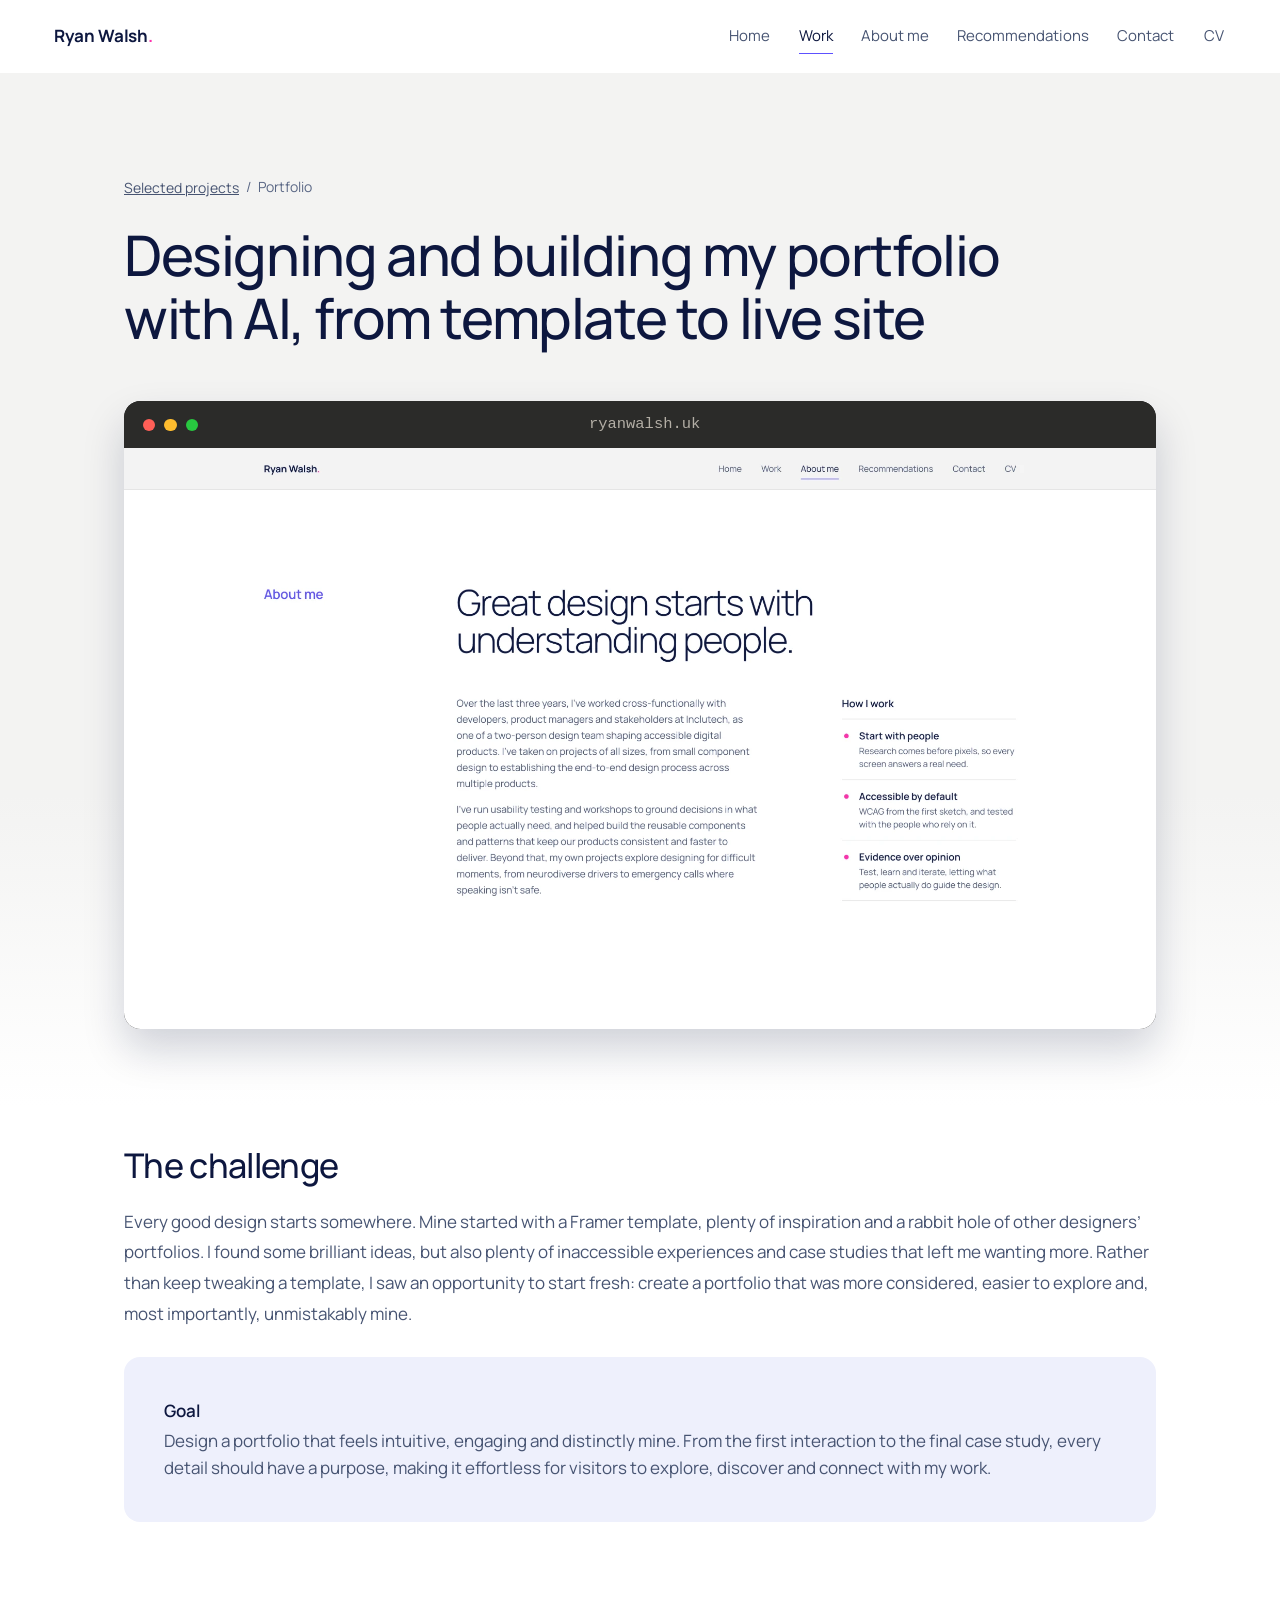
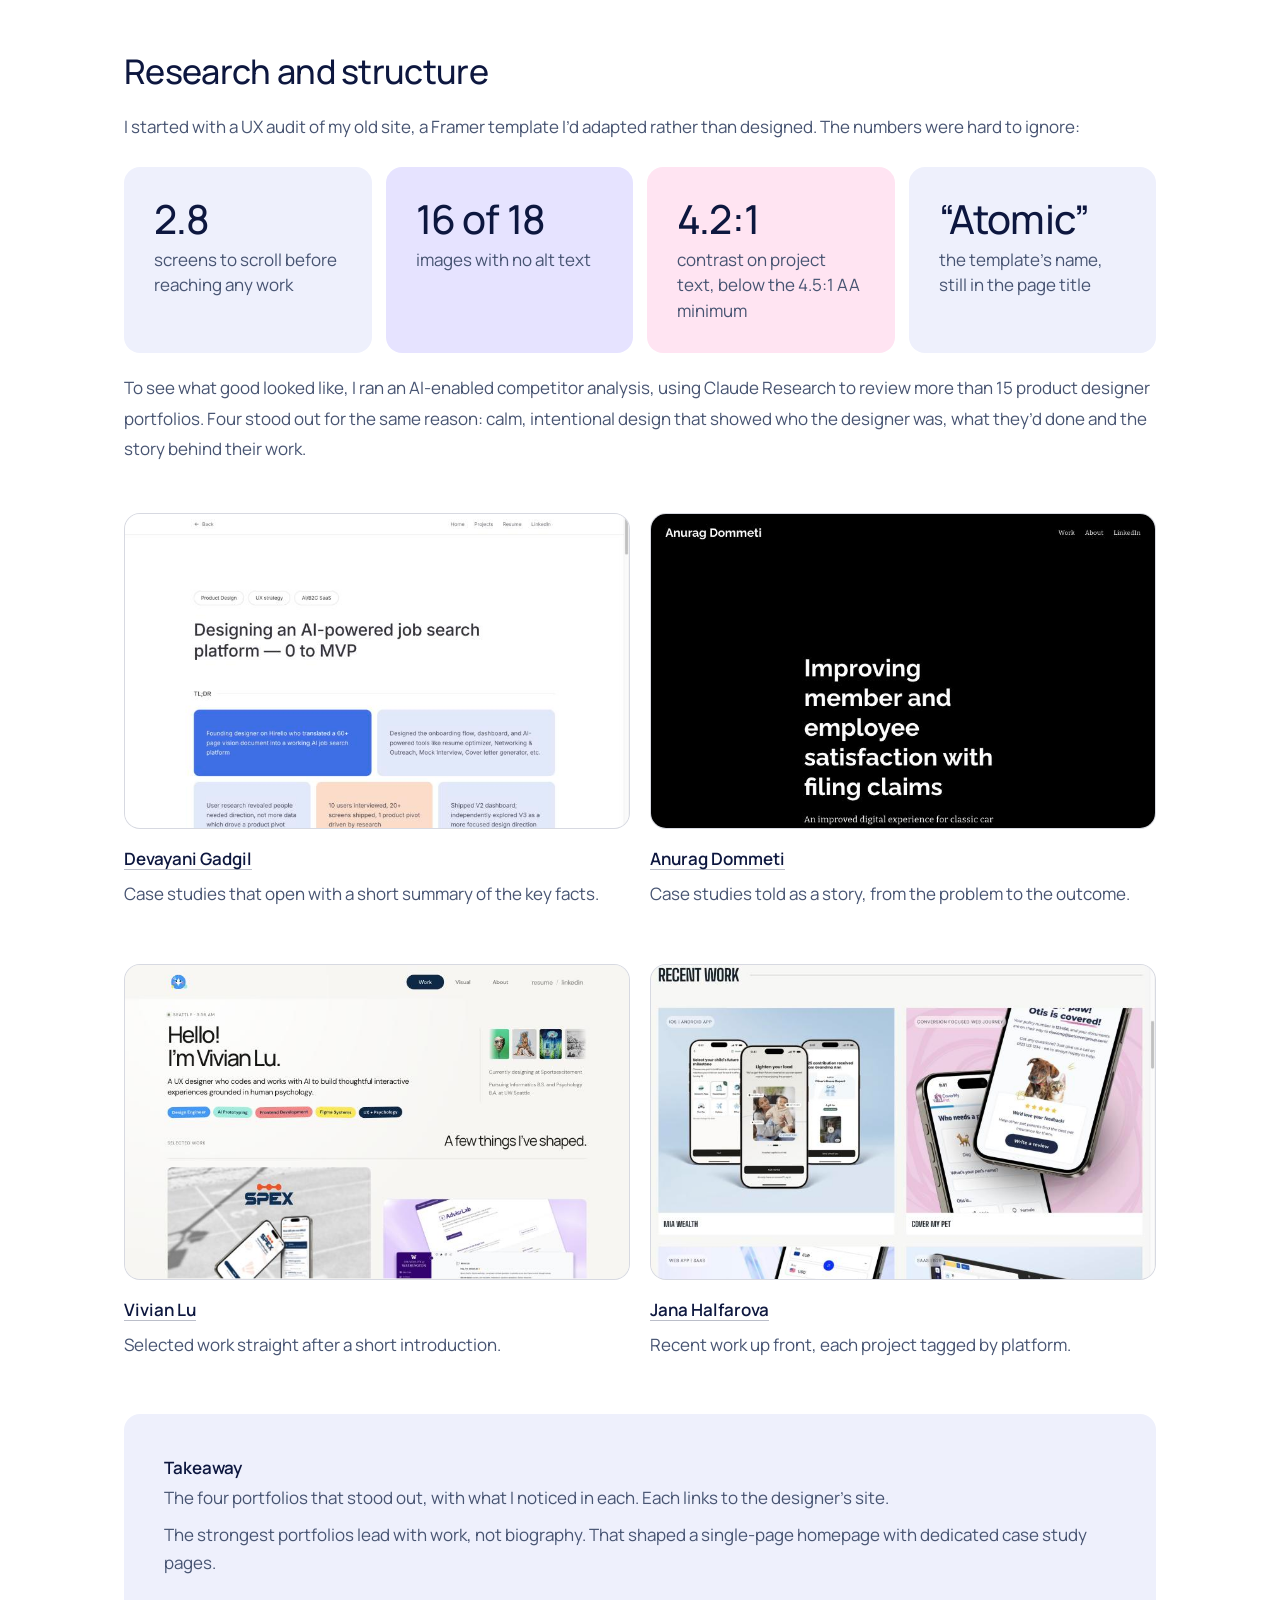
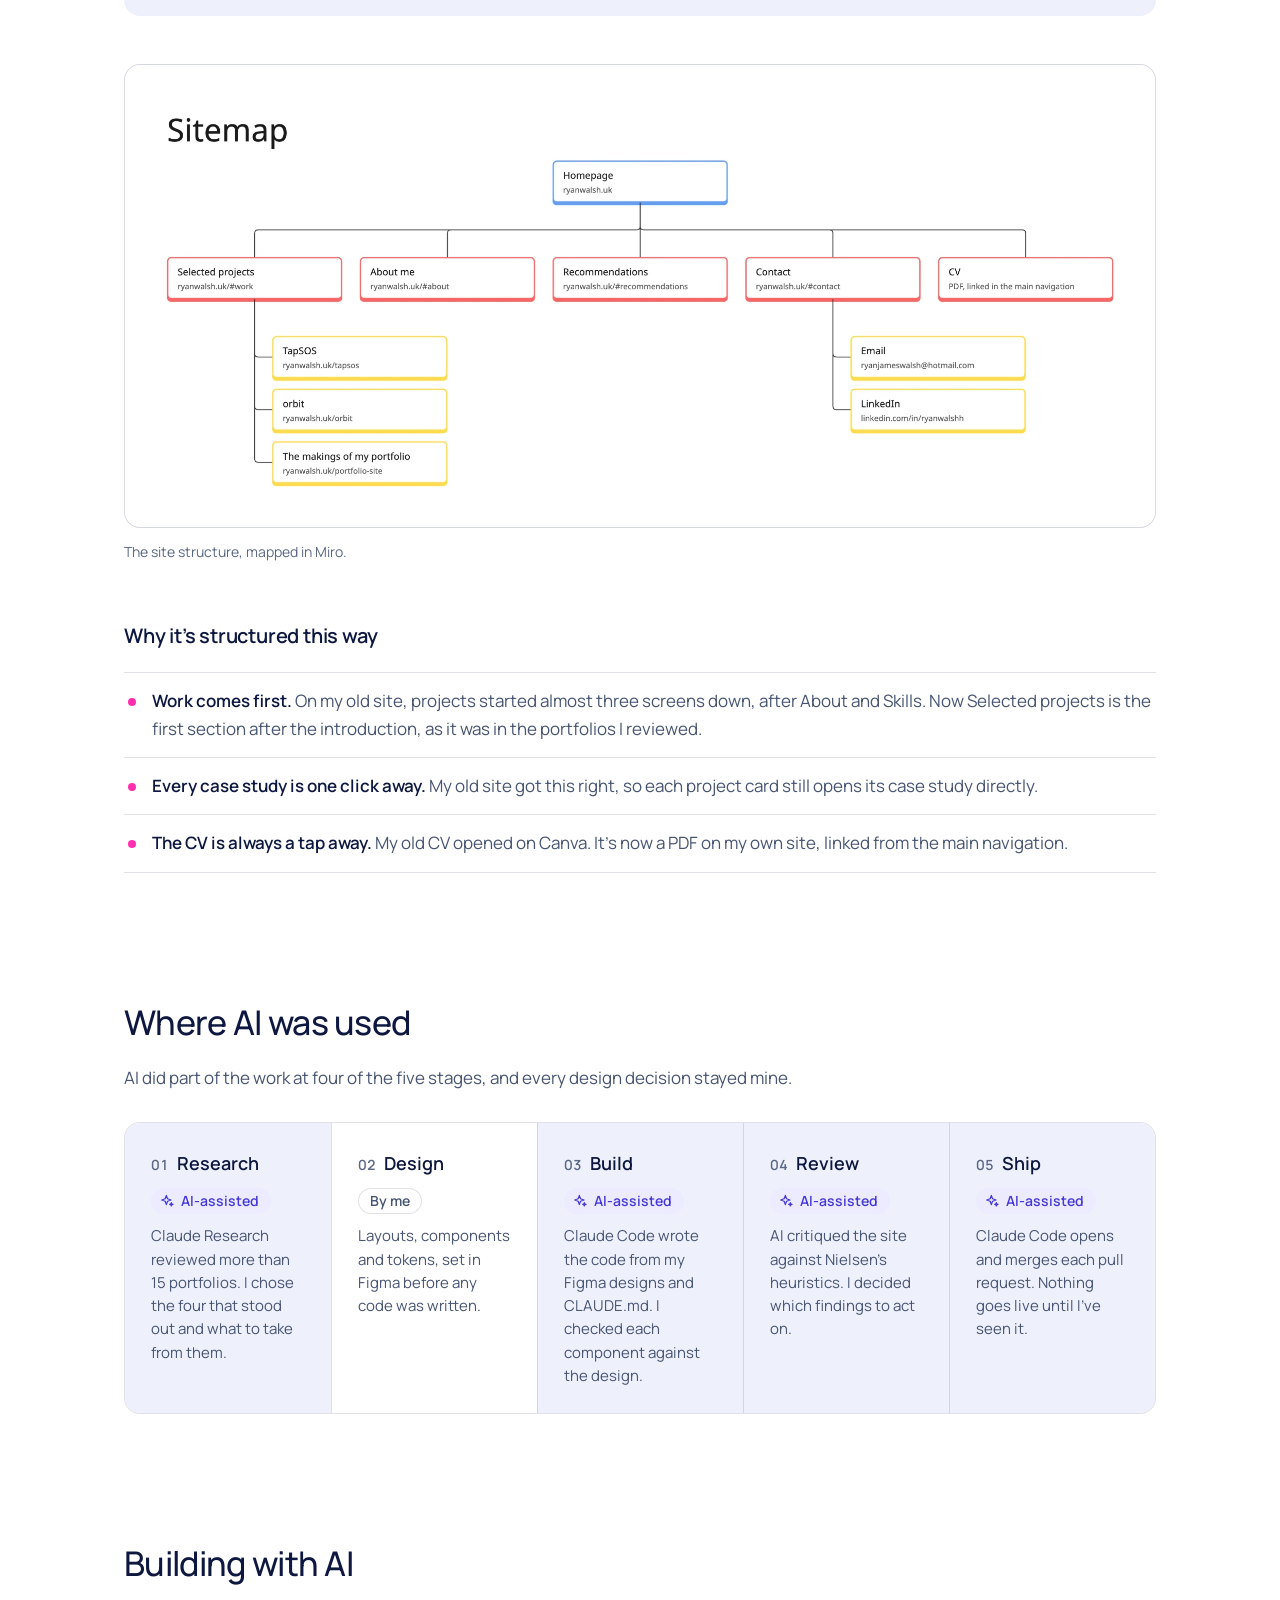
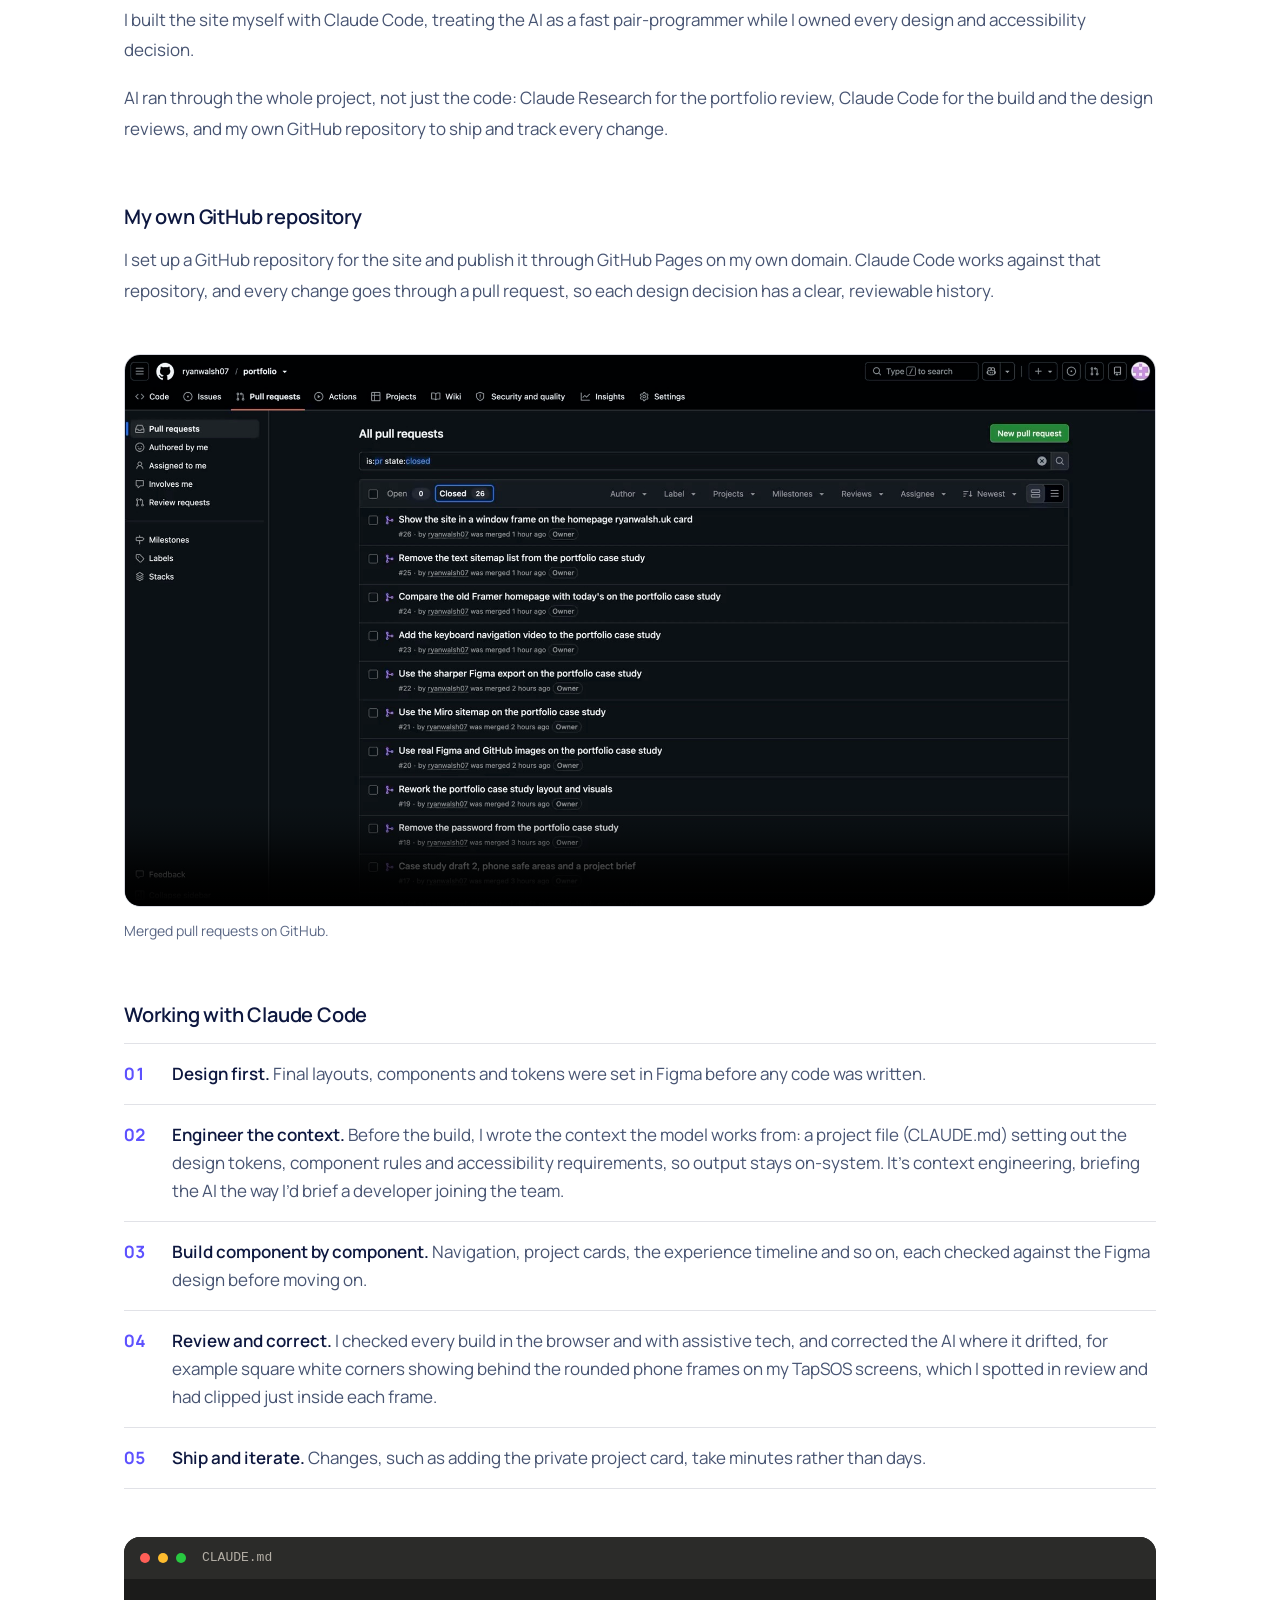
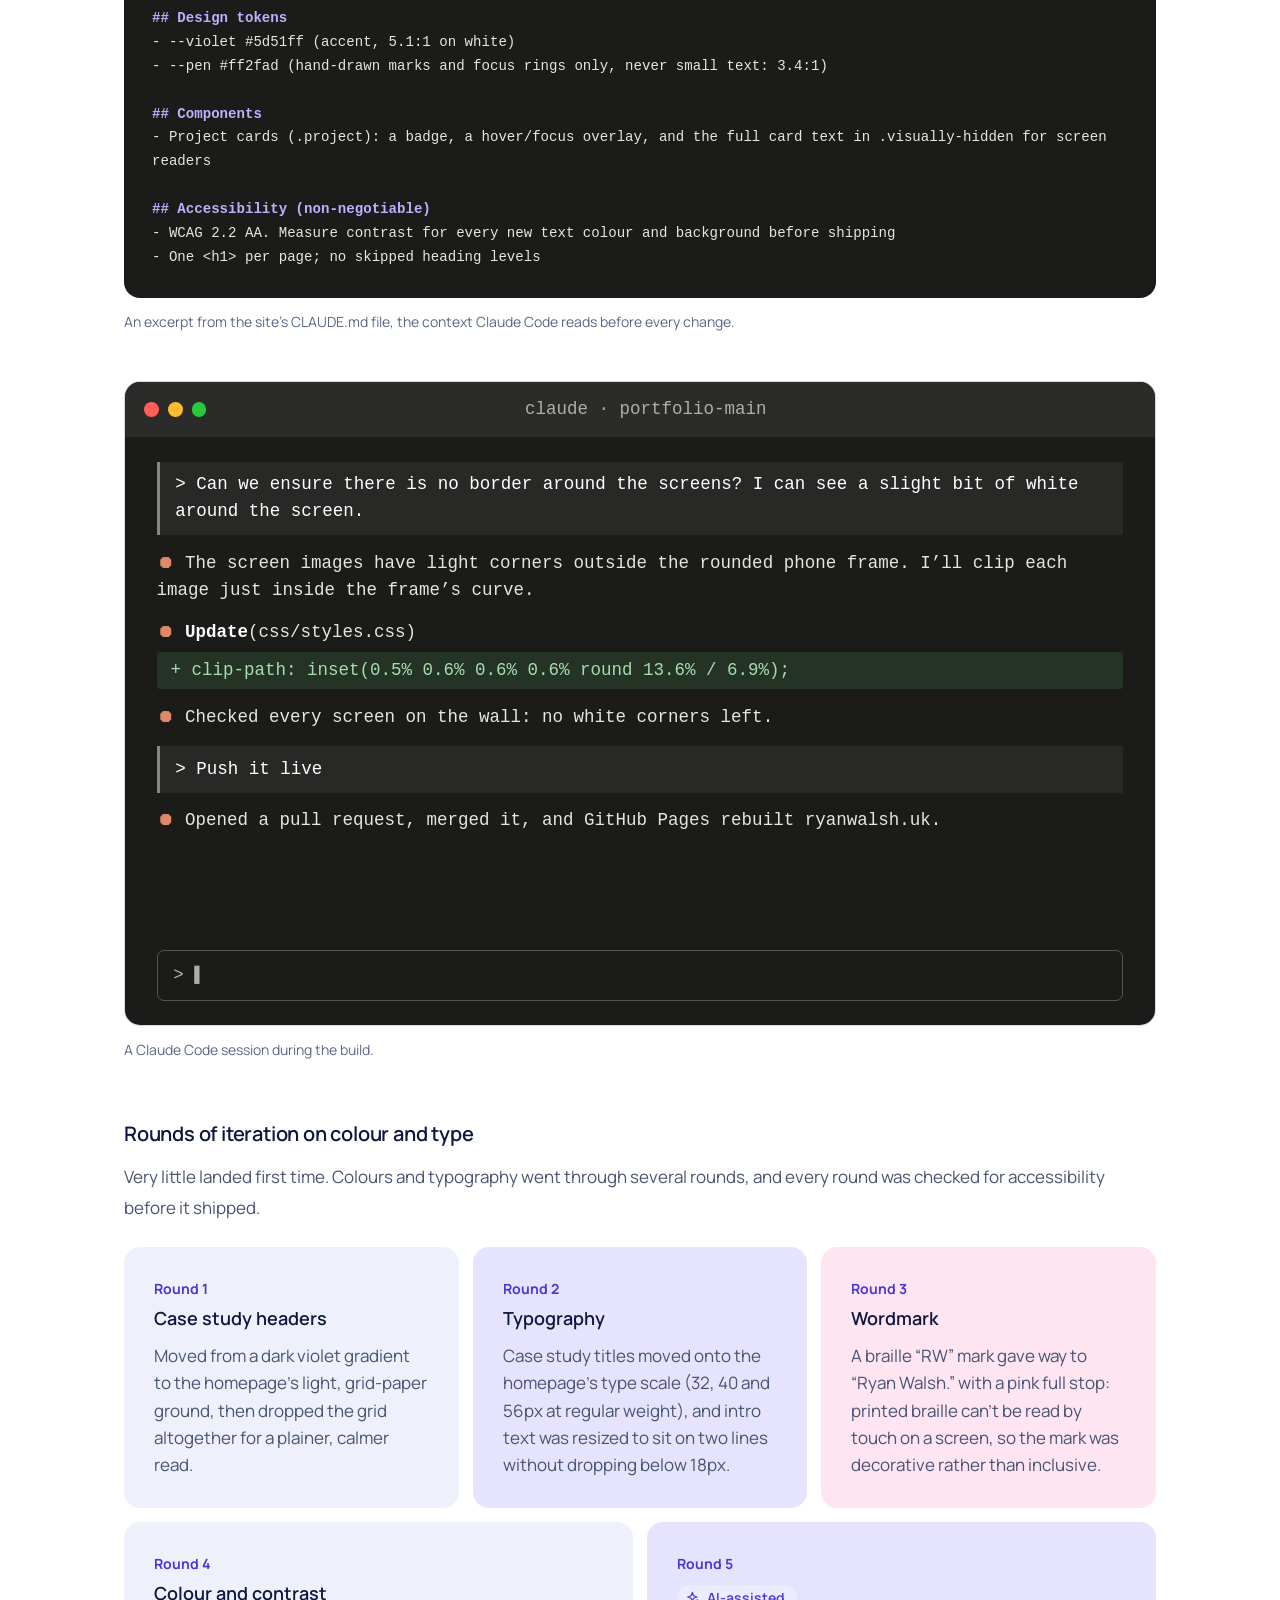
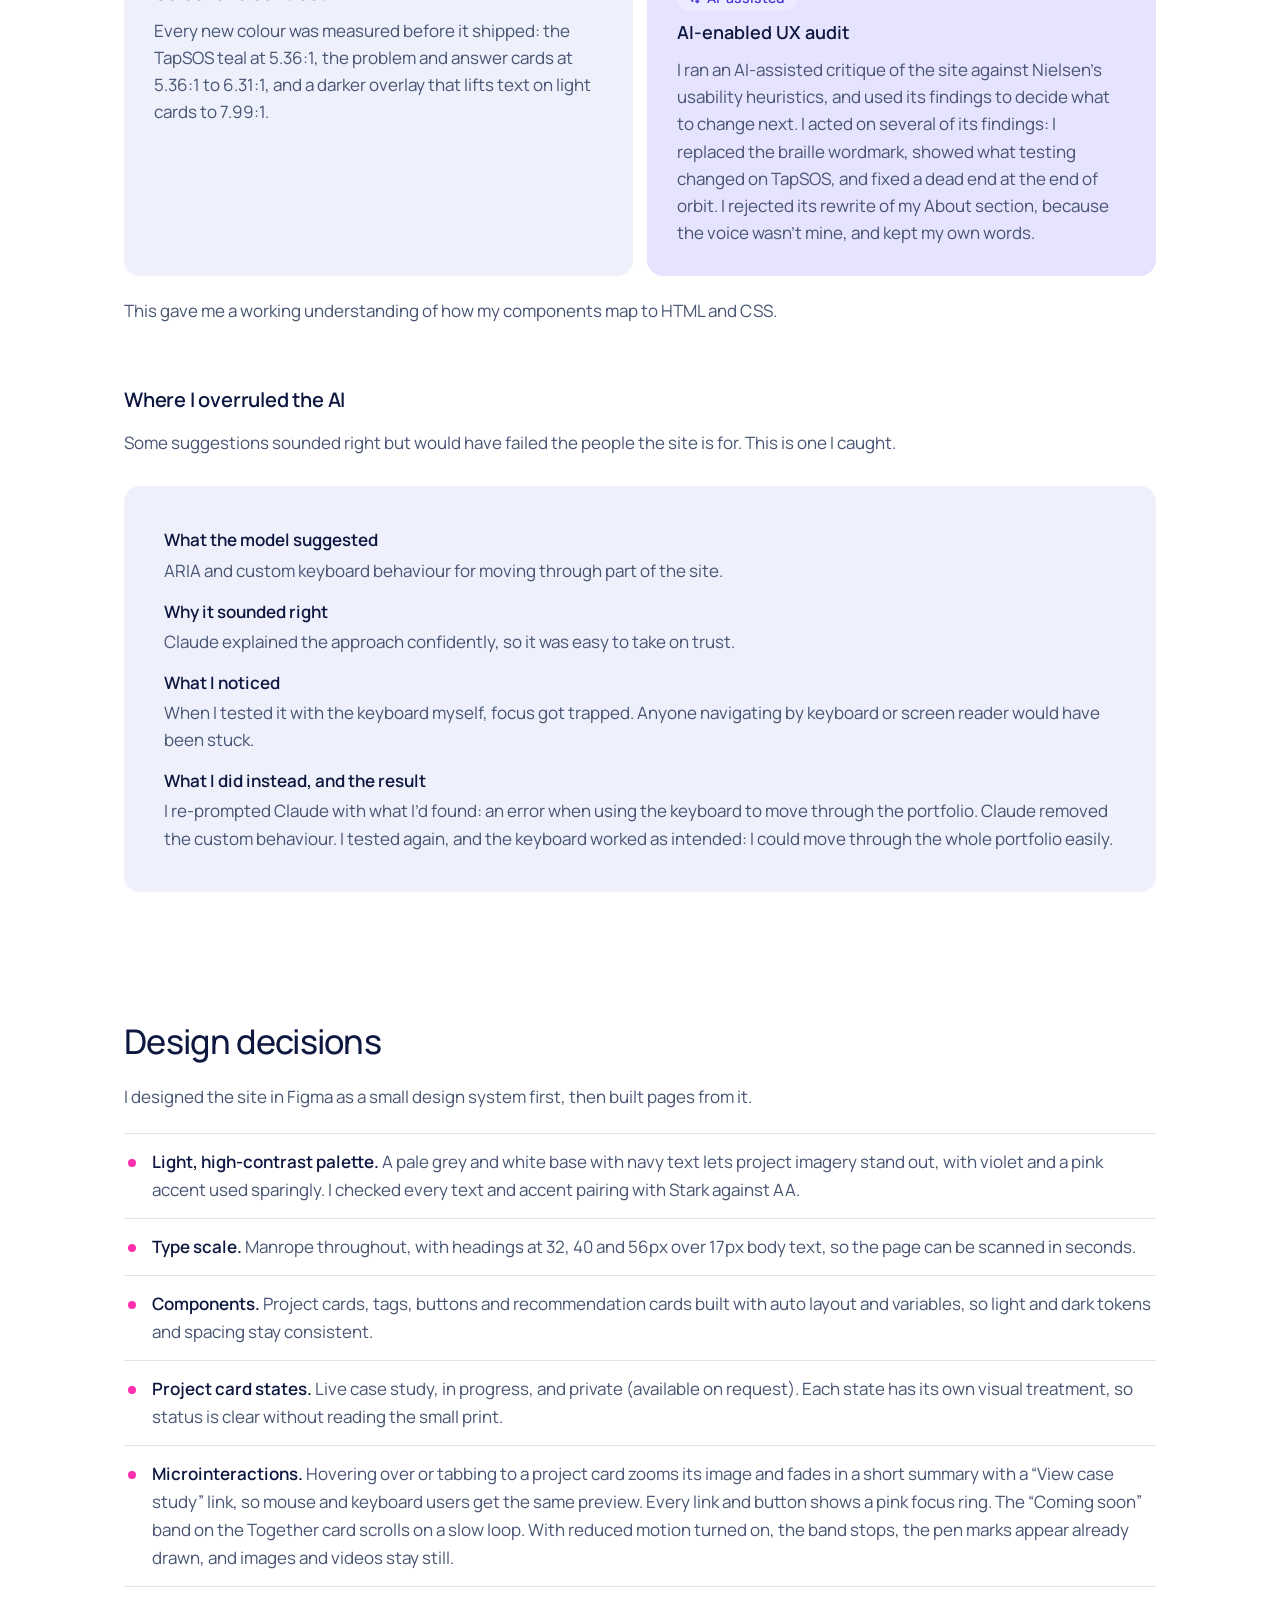
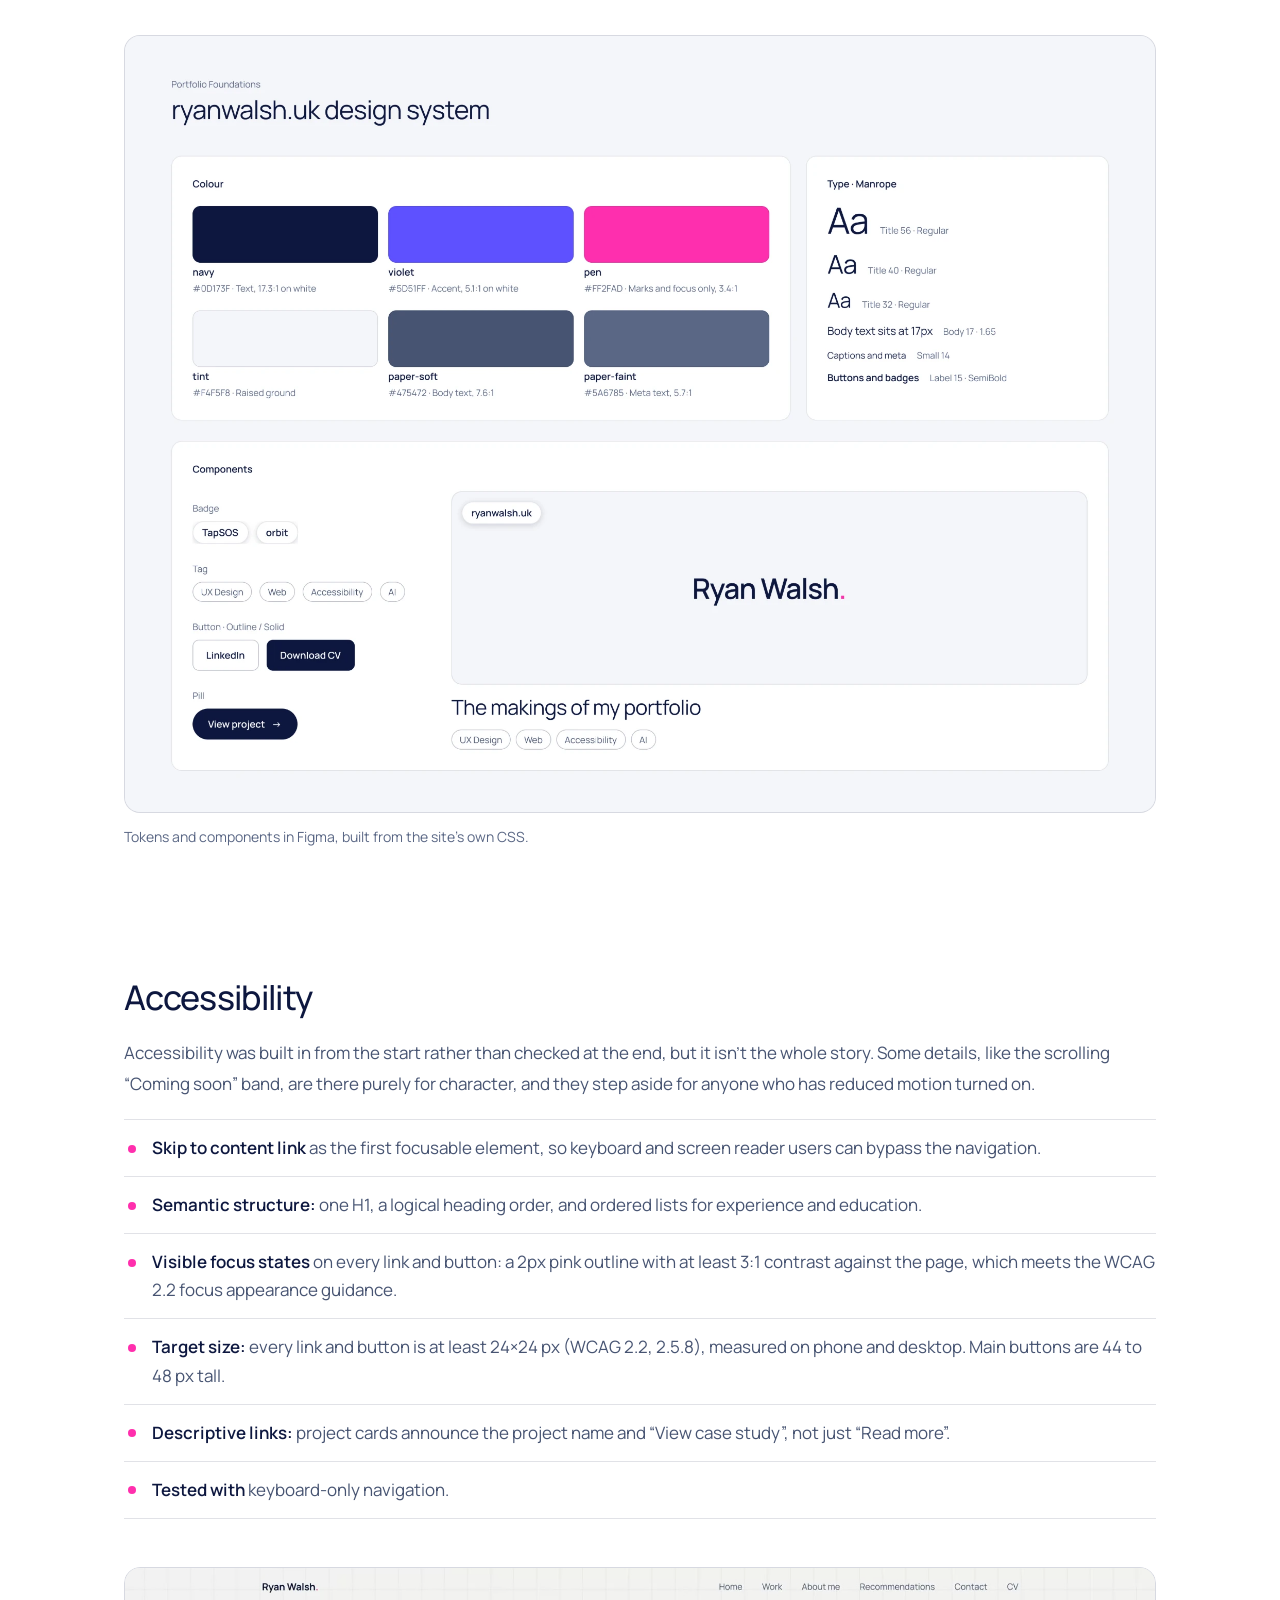
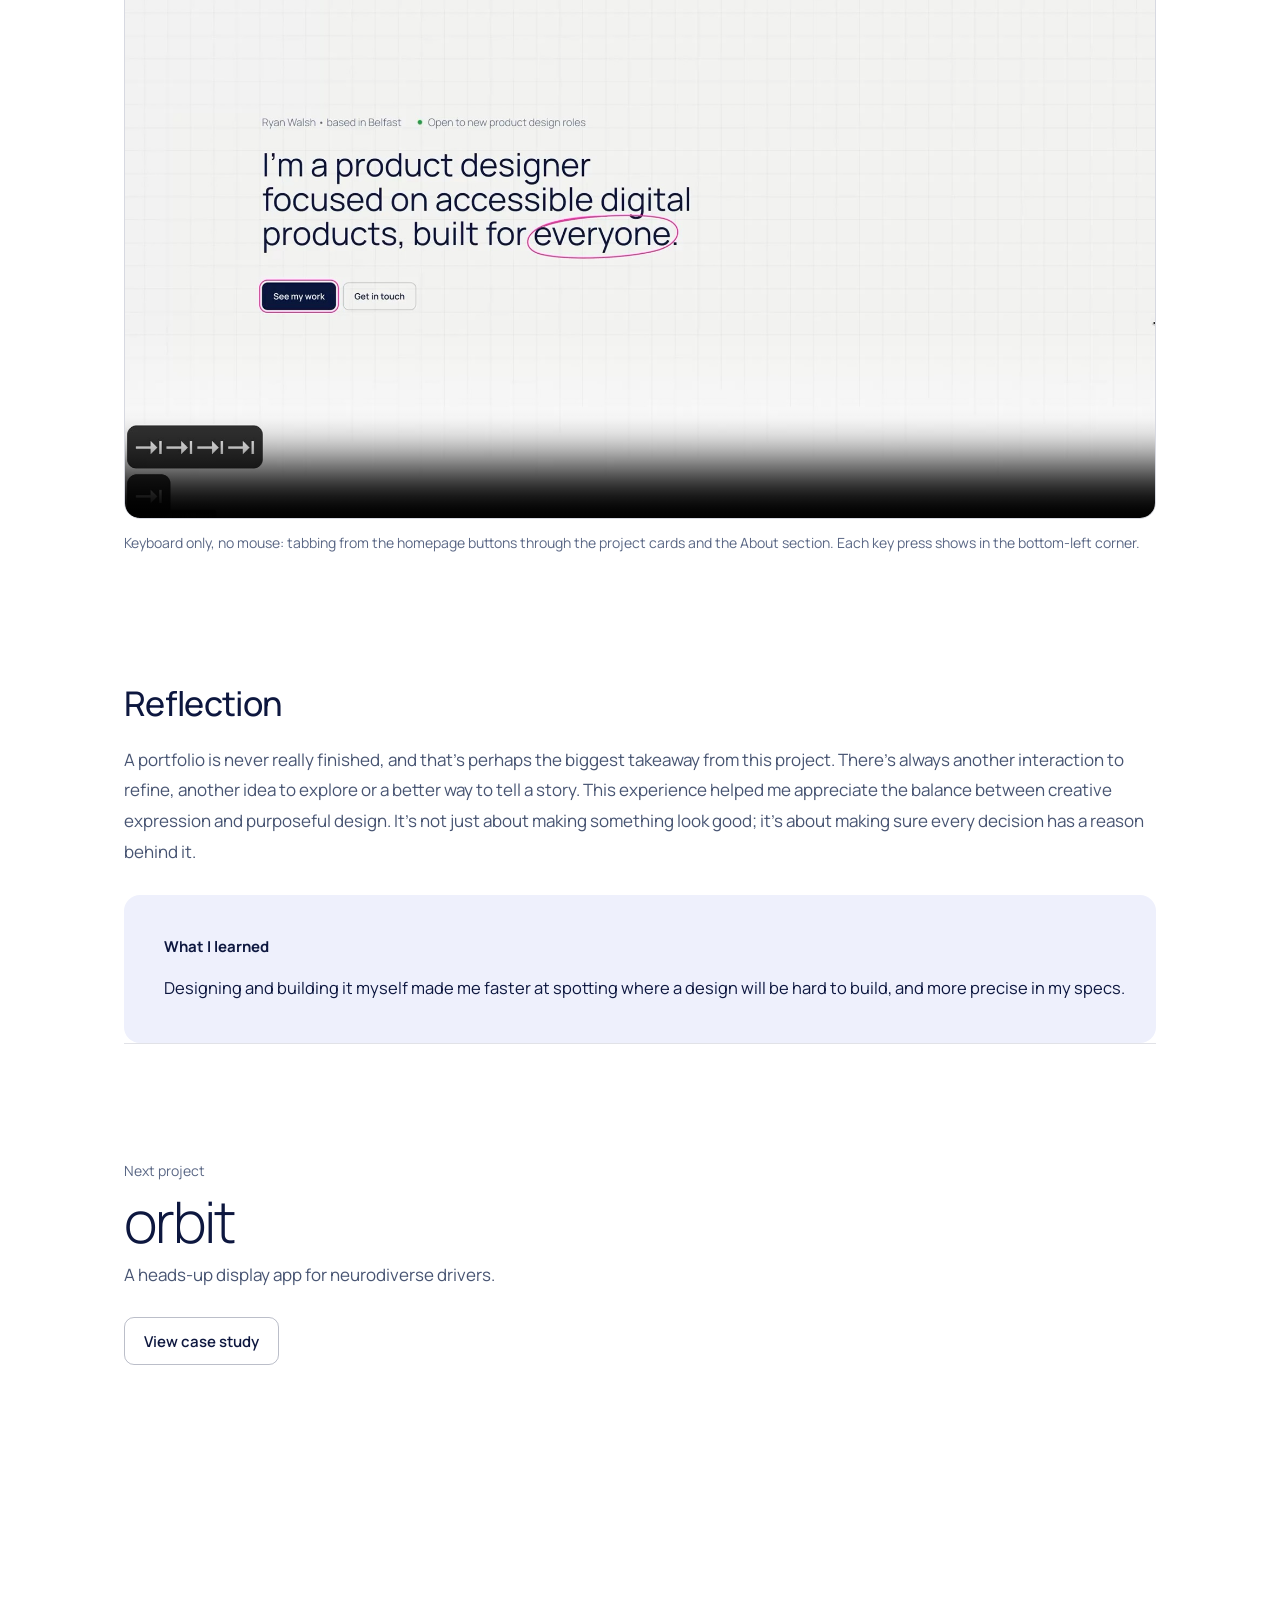
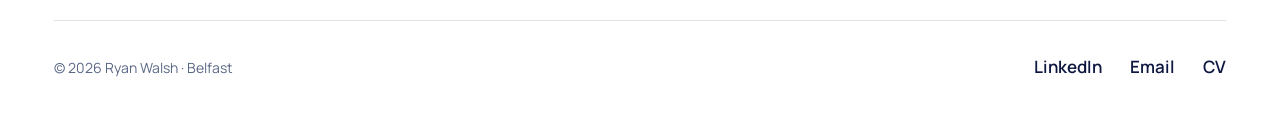
<file: portfolio-site.html>
<!doctype html>
<html lang="en-GB">
<head>
  <meta charset="utf-8">
  <meta name="viewport" content="width=device-width, initial-scale=1, viewport-fit=cover">
  <title>Designing and building my portfolio with AI, Ryan Walsh</title>
  <meta name="description" content="How Ryan Walsh designed and built ryanwalsh.uk end to end: research, structure, visual design in Figma, and a hand-built responsive site using Claude Code.">
  <meta name="theme-color" content="#131313">

  <meta property="og:type" content="article">
  <meta property="og:title" content="Designing and building my portfolio with AI, from template to live site">
  <meta property="og:description" content="A case study by Ryan Walsh, product designer in Belfast.">
  <meta property="og:url" content="https://ryanwalsh.uk/portfolio-site">
  <meta property="og:image" content="https://ryanwalsh.uk/images/share/portfolio.png?v=1">
  <meta name="twitter:card" content="summary_large_image">

  <link rel="icon" href="favicon.svg?v=3" type="image/svg+xml">
  <link rel="preconnect" href="https://fonts.googleapis.com">
  <link rel="preconnect" href="https://fonts.gstatic.com" crossorigin>
  <link rel="stylesheet" href="https://fonts.googleapis.com/css2?family=Manrope:wght@200..800&display=swap">
  <link rel="stylesheet" href="css/styles.css?v=20261105b">
  <script src="js/main.js?v=20261029a" defer></script>
  <!-- Side-project case study layout: one full-width column, a bento of key
       facts up top, pastel callouts and highlighted key lines. Scoped to .sp. -->
  <style>
    .sp {
      --sp-col: 1032px;
      --sp-lavender: #eef0fc;
      --sp-lilac: #e6e3ff;
      --sp-blush: #ffe4f2;
      --sp-radius: 16px;
    }
    /* Clear of the notch in landscape, like the site's own .wrap. */
    .sp__wrap { width: min(100% - 2 * max(20px, env(safe-area-inset-left), env(safe-area-inset-right)), var(--sp-col)); margin-inline: auto; }

    /* Top: breadcrumb and headline */
    /* Wraps onto balanced lines; the size follows the viewport, capped at the homepage's 56px. */
    .sp__title { margin-top: 24px; font-size: clamp(2rem, 1.2rem + 3.2vw, 3.5rem); font-weight: 500; line-height: 1.12; letter-spacing: -0.025em; text-wrap: balance; }

    /* Intro: the title, then the site itself in a window across the full column */
    .sp__hero { position: relative; isolation: isolate; padding-block: clamp(48px, 8vw, 104px) clamp(48px, 6vw, 80px); background: linear-gradient(to bottom, #f3f3f2 70%, var(--ground)); }
    .sp__hero + .sp__wrap > .sp__section:first-child { margin-top: clamp(24px, 3vw, 40px); }
    .sp__shot { margin-top: clamp(32px, 4vw, 56px); container-type: inline-size; }
    .sp__shot .site-window__frame { width: 100%; }

    /* Where AI was used: five stages, AI-assisted ones marked */
    .sp__aimap { display: grid; margin-top: 28px; overflow: hidden; border: 1px solid var(--line); border-radius: var(--sp-radius); background: #ffffff; }
    .sp__aistep { display: flex; flex-direction: column; align-items: flex-start; gap: 10px; padding: clamp(20px, 2.4vw, 26px); background: #ffffff; }
    .sp__aistep + .sp__aistep { border-top: 1px solid var(--line); }
    .sp__aistep--ai { background: var(--sp-lavender); }
    .sp__aistep-name { display: flex; align-items: baseline; gap: 8px; color: var(--paper); font-size: 1.125rem; font-weight: 600; }
    .sp__aistep-num { color: var(--paper-faint); font-size: var(--text-sm); font-weight: 600; font-variant-numeric: tabular-nums; }
    /* One segmented bar: stacked on smaller screens, five across once there is room */
    @media (min-width: 1000px) {
      .sp__aimap { grid-template-columns: repeat(5, minmax(0, 1fr)); }
      .sp__aistep + .sp__aistep { border-top: 0; border-left: 1px solid var(--line); }
    }
    .ai-chip--round { margin-top: 10px; }
    /* Stage strip: what the AI did and what I decided */
    .sp__aistep-note { color: var(--paper-soft); font-size: 0.9375rem; line-height: 1.55; }
    /* CLAUDE.md excerpt: real text, wraps rather than scrolling sideways */
    .sp__file { overflow: hidden; border-radius: var(--sp-radius); background: #1b1b1a; }
    .sp__file-bar { display: flex; align-items: center; gap: 8px; padding: 10px 16px; background: #2b2b29; color: #b3aea5; font-family: ui-monospace, "SF Mono", Menlo, Consolas, monospace; font-size: 0.8125rem; }
    .sp__file-bar i { width: 10px; height: 10px; border-radius: 50%; background: #ff5f57; }
    .sp__file-bar i:nth-child(2) { background: #febc2e; }
    .sp__file-bar i:nth-child(3) { background: #28c840; }
    .sp__file-bar span { margin-left: 8px; }
    .sp__file pre { margin: 0; padding: clamp(18px, 2.6vw, 28px); color: #e8e5df; font-family: ui-monospace, "SF Mono", Menlo, Consolas, monospace; font-size: clamp(0.8125rem, 1.1vw, 0.9375rem); line-height: 1.7; white-space: pre-wrap; overflow-wrap: anywhere; }
    .sp__file-h { color: #b9b3ff; font-weight: 700; }

    /* Story sections */
    .sp__section { margin-top: clamp(72px, 10vw, 128px); }
    .sp__h2 { font-size: clamp(1.625rem, 1.3rem + 1.2vw, 2.125rem); font-weight: 500; line-height: 1.25; letter-spacing: -0.02em; text-wrap: balance; }
    .sp__body { margin-top: 20px; color: var(--paper-soft); font-size: 1.0625rem; line-height: 1.8; }
    .sp__body > * + * { margin-top: 1em; }
    .sp__body strong { color: var(--paper); font-weight: 600; }
    /* Key lines, picked out in the pen's pink tint */
    .sp__hl { padding: 1px 4px; background: var(--sp-blush); color: var(--paper); box-decoration-break: clone; -webkit-box-decoration-break: clone; }

    /* Pastel callout box */
    .sp__callout { margin-top: 28px; padding: clamp(24px, 3.5vw, 40px); border-radius: var(--sp-radius); background: var(--sp-lavender); }
    .sp__callout-title { color: var(--paper); font-size: 0.9375rem; font-weight: 700; }
    .sp__callout > p:not(.sp__callout-title) { color: var(--paper); font-size: 1.0625rem; line-height: 1.75; }
    .sp__callout-title + * { margin-top: 14px; }
    /* Keep the What I learned line on one line once the column is at full width. */
    @media (min-width: 1080px) { .sp__callout--learned > p:not(.sp__callout-title) { font-size: 1.03125rem; white-space: nowrap; } }
    .sp__facts > div + div { margin-top: 14px; }
    .sp__facts dt { color: var(--paper); font-weight: 600; }
    .sp__facts dd { margin-top: 2px; color: var(--paper-soft); line-height: 1.6; }

    /* Audit findings: big numbers on pastel tiles */
    .sp__stats { display: grid; grid-template-columns: repeat(2, minmax(0, 1fr)); gap: 10px; margin-top: 24px; }
    .sp__stat { padding: clamp(22px, 2.6vw, 30px); border-radius: var(--sp-radius); background: var(--sp-lavender); color: var(--paper-soft); line-height: 1.5; }
    .sp__stat--lilac { background: var(--sp-lilac); }
    .sp__stat--blush { background: var(--sp-blush); }
    .sp__stat-num { margin-bottom: 6px; color: var(--paper); font-size: clamp(1.75rem, 1.3rem + 1.6vw, 2.5rem); font-weight: 500; line-height: 1.1; letter-spacing: -0.02em; }
    @media (min-width: 900px) { .sp__stats { grid-template-columns: repeat(4, minmax(0, 1fr)); gap: 14px; } }

    /* Portfolios that stood out: linked thumbnails */
    .sp__inspo { display: grid; gap: clamp(36px, 4.5vw, 56px) 20px; }
    @media (min-width: 640px) { .sp__inspo { grid-template-columns: repeat(2, minmax(0, 1fr)); } }
    .sp__inspo a { display: block; color: var(--paper); text-decoration: none; }
    .sp__inspo .sp__frame { display: block; }
    .sp__inspo .media__img { object-position: top; transition: transform 0.6s var(--ease-out); }
    .sp__inspo a:hover .media__img, .sp__inspo a:focus-visible .media__img { transform: scale(1.03); }
    .sp__inspo-name { display: inline-block; margin-top: 16px; font-weight: 600; text-decoration: underline; text-decoration-color: var(--line-strong); text-underline-offset: 4px; }
    .sp__inspo a:hover .sp__inspo-name { text-decoration-color: currentColor; }
    .sp__facts dd + dd { margin-top: 10px; }
    .sp__callout--spaced { margin-top: clamp(40px, 5vw, 56px); }
    .sp__inspo-note { margin-top: 8px; color: var(--paper-soft); line-height: 1.55; }
    @media (prefers-reduced-motion: reduce) { .sp__inspo .media__img { transition: none; } .sp__inspo a:hover .media__img, .sp__inspo a:focus-visible .media__img { transform: none; } }

    /* Lists inside the reading column */
    .sp__list { margin-top: 20px; }
    .sp__list > li { position: relative; padding: 14px 0 14px 28px; border-top: 1px solid var(--line); color: var(--paper-soft); line-height: 1.65; }
    .sp__list > li:last-child { border-bottom: 1px solid var(--line); }
    .sp__list > li::before { content: ""; position: absolute; left: 4px; top: 1.45em; width: 8px; height: 8px; border-radius: 50%; background: var(--pen); }
    .sp__list strong { color: var(--paper); font-weight: 600; }
    .sp__steps { margin-top: 20px; counter-reset: step; }
    .sp__steps > li { display: grid; grid-template-columns: 2.25rem minmax(0, 1fr); gap: 2px 12px; padding-block: 16px; border-top: 1px solid var(--line); counter-increment: step; color: var(--paper-soft); line-height: 1.65; }
    .sp__steps > li:last-child { border-bottom: 1px solid var(--line); }
    .sp__steps > li::before { content: counter(step, decimal-leading-zero); color: var(--violet); font-weight: 700; font-variant-numeric: tabular-nums; }
    .sp__steps strong { color: var(--paper); font-weight: 600; }

    /* Sub-headings inside a section */
    .sp__h3 { margin-top: clamp(40px, 5vw, 56px); font-size: 1.25rem; font-weight: 600; letter-spacing: -0.01em; }
    .sp__h3 + .sp__body, .sp__h3 + .sp__steps { margin-top: 12px; }

    /* Iteration rounds: a small grid of pastel cards */
    .sp__rounds { display: grid; gap: 14px; margin-top: 24px; }
    .sp__round { padding: clamp(22px, 2.6vw, 30px); border-radius: var(--sp-radius); background: var(--sp-lavender); }
    .sp__round--lilac { background: var(--sp-lilac); }
    .sp__round--blush { background: var(--sp-blush); }
    /* A deeper violet than the site accent, to stay above 4.5:1 on every card tint. */
    .sp__round-num { color: #4637d6; font-size: var(--text-sm); font-weight: 700; }
    .sp__round-title { margin-top: 4px; color: var(--paper); font-size: 1.125rem; font-weight: 600; }
    .sp__round p:last-child { margin-top: 8px; color: var(--paper-soft); line-height: 1.6; }
    @media (min-width: 760px) {
      .sp__rounds { grid-template-columns: repeat(6, minmax(0, 1fr)); }
      .sp__round { grid-column: span 2; }
      .sp__round:nth-child(4), .sp__round:nth-child(5) { grid-column: span 3; }
    }

    /* Images: full-column rounded frames */
    .sp__figure { margin-top: clamp(32px, 4vw, 48px); }
    .sp__frame { position: relative; overflow: hidden; border: 1px solid var(--line); border-radius: var(--sp-radius); background: var(--tint); aspect-ratio: 16 / 9; }
    .sp__frame--16-10 { aspect-ratio: 16 / 10; }
    .sp__frame--wide { aspect-ratio: 21 / 9; }
    .sp__frame .media__img { position: absolute; inset: 0; width: 100%; height: 100%; object-fit: cover; }
    /* Screen recordings: scale up a touch to crop the dark edge pixels, keep any gap white,
       and make Safari clip the video to the rounded corners. */
    .sp__frame:has(video) { -webkit-mask-image: -webkit-radial-gradient(white, black); }
    .sp__frame video.media__img { background: #ffffff; transform: scale(1.008); }
    .sp__figure figcaption { margin-top: 12px; color: var(--paper-faint); font-size: var(--text-sm); }

    /* Before and after: two screenshots side by side */

    /* Mock-ups drawn in HTML. Everything is sized in container units, so each
       one scales like an image. Swap for a real screenshot when there is one. */
    .sp__frame--mock { container-type: inline-size; }
    .mock { position: absolute; inset: 0; overflow: hidden; font-size: 1.3cqw; line-height: 1.3; }
    .mock * { margin: 0; }

    /* Claude Code terminal */
    .mock--term { display: flex; flex-direction: column; background: #1b1b1a; color: #e8e5df; font-family: ui-monospace, "SF Mono", Menlo, Consolas, monospace; font-size: 1.7cqw; line-height: 1.55; }
    .mock__bar { display: flex; align-items: center; gap: 0.5em; padding: 0.8em 1.1em; background: #2b2b29; color: #b3aea5; }
    .mock__bar i { width: 0.85em; height: 0.85em; border-radius: 50%; background: #ff5f57; }
    .mock__bar i:nth-child(2) { background: #febc2e; }
    .mock__bar i:nth-child(3) { background: #28c840; }
    .mock__bar span { margin-inline: auto; padding-right: 3.4em; }
    .mock__screen { display: flex; flex: 1; flex-direction: column; gap: 0.85em; padding: 1.4em 1.8em; }
    .mock__user { padding: 0.55em 0.9em; border-left: 0.2em solid #8a857d; background: #282826; color: #ffffff; }
    .mock__out::before { content: "⏺ "; color: #e0896a; }
    .mock__out b { color: #ffffff; font-weight: 700; }
    .mock__diff { margin-top: 0.3em; padding: 0.3em 0.8em; border-radius: 0.2em; background: rgba(77, 160, 90, 0.18); color: #a6dcae; }
    .mock__dim { color: #b3aea5; }
    .mock__input { margin-top: auto; padding: 0.6em 0.9em; border: 0.1em solid #55534f; border-radius: 0.4em; color: #b3aea5; }


    /* Space before the contact band now the next-case-study row is gone */
    .sp { padding-bottom: clamp(80px, 11vw, 140px); }
  </style>
</head>
<body id="top">

<div class="reading-progress" aria-hidden="true"></div>
<a class="skip-link" href="#main">Skip to content</a>

<header class="site-header site-header--light">
  <div class="wrap site-header__inner">
    <a class="wordmark" href="index.html">Ryan Walsh<span class="wordmark__stop" aria-hidden="true">.</span></a>
    <button class="nav-toggle" type="button" aria-expanded="false" aria-controls="site-nav">
      <span class="nav-toggle__open">Menu</span><span class="nav-toggle__close">Close</span>
    </button>
    <nav class="nav" id="site-nav" aria-label="Main">
      <ul class="nav__list">
        <li><a class="nav__link" href="index.html">Home</a></li>
        <li><a class="nav__link" href="index.html#work" aria-current="page">Work</a></li>
        <li><a class="nav__link" href="index.html#about">About me</a></li>
        <li><a class="nav__link" href="index.html#recommendations">Recommendations</a></li>
        <li><a class="nav__link" href="index.html#contact">Contact</a></li>
        <li><a class="nav__link" href="cv/ryanwalsh-2026-cv.pdf" target="_blank" rel="noopener">CV</a></li>
      </ul>
    </nav>
  </div>
</header>

<main id="main">

  <!-- ============ Hero ============ -->
  <article class="sp">
    <!-- Intro: title, then the site in a browser window -->
    <div class="sp__hero">
      <div class="sp__wrap">
        <header>
          <p class="crumbs"><a href="index.html#work">Selected projects</a><span aria-hidden="true">/</span><span>Portfolio</span></p>
          <h1 class="sp__title">Designing and building my portfolio with AI, from template to live site</h1>
        </header>
        <div class="sp__shot">
          <div class="site-window__frame">
            <p class="site-window__bar" aria-hidden="true"><i></i><i></i><i></i><span>ryanwalsh.uk</span></p>
            <div class="site-window__screen"><img src="images/site-about.webp" alt="The About page of ryanwalsh.uk in a browser window" width="2000" height="1011"></div>
          </div>
        </div>
      </div>
    </div>

    <div class="sp__wrap">

      <!-- The challenge -->
      <section class="sp__section" aria-labelledby="challenge-title">
        <h2 class="sp__h2" id="challenge-title">The challenge</h2>
        <div class="sp__body">
          <p>Every good design starts somewhere. Mine started with a Framer template, plenty of inspiration and a rabbit hole of other designers’ portfolios. I found some brilliant ideas, but also plenty of inaccessible experiences and case studies that left me wanting more. Rather than keep tweaking a template, I saw an opportunity to start fresh: create a portfolio that was more considered, easier to explore and, most importantly, unmistakably mine.</p>
        </div>
        <div class="sp__callout">
          <dl class="sp__facts">
            <div><dt>Goal</dt><dd>Design a portfolio that feels intuitive, engaging and distinctly mine. From the first interaction to the final case study, every detail should have a purpose, making it effortless for visitors to explore, discover and connect with my work.</dd></div>
          </dl>
        </div>
      </section>

      <!-- Research and structure -->
      <section class="sp__section" aria-labelledby="research-title">
        <h2 class="sp__h2" id="research-title">Research and structure</h2>
        <div class="sp__body">
          <p>I started with a UX audit of my old site, a Framer template I’d adapted rather than designed. The numbers were hard to ignore:</p>
        </div>
        <ul class="sp__stats" aria-label="What the audit of my old site found">
          <li class="sp__stat"><p class="sp__stat-num">2.8</p><p>screens to scroll before reaching any work</p></li>
          <li class="sp__stat sp__stat--lilac"><p class="sp__stat-num">16 of 18</p><p>images with no alt text</p></li>
          <li class="sp__stat sp__stat--blush"><p class="sp__stat-num">4.2:1</p><p>contrast on project text, below the 4.5:1 AA minimum</p></li>
          <li class="sp__stat"><p class="sp__stat-num">“Atomic”</p><p>the template’s name, still in the page title</p></li>
        </ul>
        <div class="sp__body">
          <p>To see what good looked like, I ran an AI-enabled competitor analysis, using Claude Research to review more than 15 product designer portfolios. Four stood out for the same reason: calm, intentional design that showed who the designer was, what they’d done and the story behind their work.</p>
        </div>
        <figure class="sp__figure">
          <ul class="sp__inspo">
            <li><a href="https://devayanigadgil.com/hirello"><span class="sp__frame sp__frame--16-10"><img class="media__img" src="images/portfolio-site/inspiration-devayani-gadgil.jpg" width="800" height="500" alt="" loading="lazy"></span><span class="sp__inspo-name">Devayani Gadgil</span></a><p class="sp__inspo-note">Case studies that open with a short summary of the key facts.</p></li>
            <li><a href="https://www.anuragdommeti.com/claims-fnol"><span class="sp__frame sp__frame--16-10"><img class="media__img" src="images/portfolio-site/inspiration-anurag-dommeti.jpg" width="800" height="500" alt="" loading="lazy"></span><span class="sp__inspo-name">Anurag Dommeti</span></a><p class="sp__inspo-note">Case studies told as a story, from the problem to the outcome.</p></li>
            <li><a href="https://byvivianlu.com/"><span class="sp__frame sp__frame--16-10"><img class="media__img" src="images/portfolio-site/inspiration-vivian-lu.jpg" width="800" height="497" alt="" loading="lazy"></span><span class="sp__inspo-name">Vivian Lu</span></a><p class="sp__inspo-note">Selected work straight after a short introduction.</p></li>
            <li><a href="https://janahalfarova.com/"><span class="sp__frame sp__frame--16-10"><img class="media__img" src="images/portfolio-site/inspiration-jana-halfarova.jpg" width="800" height="500" alt="" loading="lazy"></span><span class="sp__inspo-name">Jana Halfarova</span></a><p class="sp__inspo-note">Recent work up front, each project tagged by platform.</p></li>
          </ul>
        </figure>
        <div class="sp__callout sp__callout--spaced">
          <dl class="sp__facts">
            <div><dt>Takeaway</dt><dd>The four portfolios that stood out, with what I noticed in each. Each links to the designer’s site.</dd><dd>The strongest portfolios lead with work, not biography. That shaped a single-page homepage with dedicated case study pages.</dd></div>
          </dl>
        </div>
        <figure class="sp__figure">
          <div class="sp__frame" style="aspect-ratio: 2000 / 900">
            <img class="media__img" src="images/portfolio-site/sitemap.webp" width="2000" height="900" alt="Sitemap of ryanwalsh.uk from Miro. The homepage branches to five sections: Selected projects, About me, Recommendations, Contact and the CV PDF. Selected projects leads to the TapSOS, orbit and The makings of my portfolio case studies; Contact leads to email and LinkedIn." loading="lazy">
          </div>
          <figcaption>The site structure, mapped in Miro.</figcaption>
        </figure>
        <h3 class="sp__h3">Why it’s structured this way</h3>
        <ul class="sp__list">
          <li><strong>Work comes first.</strong> On my old site, projects started almost three screens down, after About and Skills. Now Selected projects is the first section after the introduction, as it was in the portfolios I reviewed.</li>
          <li><strong>Every case study is one click away.</strong> My old site got this right, so each project card still opens its case study directly.</li>
          <li><strong>The CV is always a tap away.</strong> My old CV opened on Canva. It’s now a PDF on my own site, linked from the main navigation.</li>
        </ul>
      </section>

      <!-- Where AI was used -->
      <section class="sp__section" aria-labelledby="aimap-title">
        <h2 class="sp__h2" id="aimap-title">Where AI was used</h2>
        <div class="sp__body">
          <p>AI did part of the work at four of the five stages, and every design decision stayed mine.</p>
        </div>
        <ol class="sp__aimap">
          <li class="sp__aistep sp__aistep--ai">
            <p class="sp__aistep-name"><span class="sp__aistep-num">01</span>Research</p>
            <span class="ai-chip"><svg viewBox="0 0 24 24" aria-hidden="true" focusable="false"><path d="M11 3.5l1.8 5.2 5.2 1.8-5.2 1.8L11 17.5l-1.8-5.2L4 10.5l5.2-1.8z"/><path d="M18.5 14.5l.7 1.8 1.8.7-1.8.7-.7 1.8-.7-1.8-1.8-.7 1.8-.7z"/></svg>AI-assisted</span>
            <p class="sp__aistep-note">Claude Research reviewed more than 15 portfolios. I chose the four that stood out and what to take from them.</p>
          </li>
          <li class="sp__aistep">
            <p class="sp__aistep-name"><span class="sp__aistep-num">02</span>Design</p>
            <span class="ai-chip ai-chip--human">By me</span>
            <p class="sp__aistep-note">Layouts, components and tokens, set in Figma before any code was written.</p>
          </li>
          <li class="sp__aistep sp__aistep--ai">
            <p class="sp__aistep-name"><span class="sp__aistep-num">03</span>Build</p>
            <span class="ai-chip"><svg viewBox="0 0 24 24" aria-hidden="true" focusable="false"><path d="M11 3.5l1.8 5.2 5.2 1.8-5.2 1.8L11 17.5l-1.8-5.2L4 10.5l5.2-1.8z"/><path d="M18.5 14.5l.7 1.8 1.8.7-1.8.7-.7 1.8-.7-1.8-1.8-.7 1.8-.7z"/></svg>AI-assisted</span>
            <p class="sp__aistep-note">Claude Code wrote the code from my Figma designs and CLAUDE.md. I checked each component against the design.</p>
          </li>
          <li class="sp__aistep sp__aistep--ai">
            <p class="sp__aistep-name"><span class="sp__aistep-num">04</span>Review</p>
            <span class="ai-chip"><svg viewBox="0 0 24 24" aria-hidden="true" focusable="false"><path d="M11 3.5l1.8 5.2 5.2 1.8-5.2 1.8L11 17.5l-1.8-5.2L4 10.5l5.2-1.8z"/><path d="M18.5 14.5l.7 1.8 1.8.7-1.8.7-.7 1.8-.7-1.8-1.8-.7 1.8-.7z"/></svg>AI-assisted</span>
            <p class="sp__aistep-note">AI critiqued the site against Nielsen’s heuristics. I decided which findings to act on.</p>
          </li>
          <li class="sp__aistep sp__aistep--ai">
            <p class="sp__aistep-name"><span class="sp__aistep-num">05</span>Ship</p>
            <span class="ai-chip"><svg viewBox="0 0 24 24" aria-hidden="true" focusable="false"><path d="M11 3.5l1.8 5.2 5.2 1.8-5.2 1.8L11 17.5l-1.8-5.2L4 10.5l5.2-1.8z"/><path d="M18.5 14.5l.7 1.8 1.8.7-1.8.7-.7 1.8-.7-1.8-1.8-.7 1.8-.7z"/></svg>AI-assisted</span>
            <p class="sp__aistep-note">Claude Code opens and merges each pull request. Nothing goes live until I’ve seen it.</p>
          </li>
        </ol>
      </section>

      <!-- Building with AI -->
      <section class="sp__section" aria-labelledby="ai-title">
        <h2 class="sp__h2" id="ai-title">Building with AI</h2>
        <div class="sp__body">
          <p>I built the site myself with Claude Code, treating the AI as a fast pair-programmer while I owned every design and accessibility decision.</p>
          <p>AI ran through the whole project, not just the code: Claude Research for the portfolio review, Claude Code for the build and the design reviews, and my own GitHub repository to ship and track every change.</p>
        </div>

        <h3 class="sp__h3">My own GitHub repository</h3>
        <div class="sp__body">
          <p>I set up a GitHub repository for the site and publish it through GitHub Pages on my own domain. Claude Code works against that repository, and every change goes through a pull request, so each design decision has a clear, reviewable history.</p>
        </div>
        <figure class="sp__figure">
          <div class="sp__frame" style="aspect-ratio: 1920 / 1028">
            <video class="media__img" src="images/portfolio-site/github-pull-requests.mp4" poster="images/portfolio-site/github-pull-requests-poster.jpg" width="1920" height="1028" controls muted loop playsinline preload="metadata" data-autoplay aria-label="GitHub pull requests recording, no sound" aria-describedby="github-caption"></video>
          </div>
          <figcaption id="github-caption">Merged pull requests on GitHub.</figcaption>
        </figure>

        <h3 class="sp__h3">Working with Claude Code</h3>
        <ol class="sp__steps">
          <li><div><strong>Design first.</strong> Final layouts, components and tokens were set in Figma before any code was written.</div></li>
          <li><div><strong>Engineer the context.</strong> Before the build, I wrote the context the model works from: a project file (CLAUDE.md) setting out the design tokens, component rules and accessibility requirements, so output stays on-system. It’s context engineering, briefing the AI the way I’d brief a developer joining the team.</div></li>
          <li><div><strong>Build component by component.</strong> Navigation, project cards, the experience timeline and so on, each checked against the Figma design before moving on.</div></li>
          <li><div><strong>Review and correct.</strong> I checked every build in the browser and with assistive tech, and corrected the AI where it drifted, for example square white corners showing behind the rounded phone frames on my TapSOS screens, which I spotted in review and had clipped just inside each frame.</div></li>
          <li><div><strong>Ship and iterate.</strong> Changes, such as adding the private project card, take minutes rather than days.</div></li>
        </ol>
        <figure class="sp__figure">
          <div class="sp__file">
            <p class="sp__file-bar" aria-hidden="true"><i></i><i></i><i></i><span>CLAUDE.md</span></p>
<pre><span class="sp__file-h">## Design tokens</span>
- --violet #5d51ff (accent, 5.1:1 on white)
- --pen #ff2fad (hand-drawn marks and focus rings only, never small text: 3.4:1)

<span class="sp__file-h">## Components</span>
- Project cards (.project): a badge, a hover/focus overlay, and the full card text in .visually-hidden for screen readers

<span class="sp__file-h">## Accessibility (non-negotiable)</span>
- WCAG 2.2 AA. Measure contrast for every new text colour and background before shipping
- One &lt;h1&gt; per page; no skipped heading levels</pre>
          </div>
          <figcaption>An excerpt from the site’s CLAUDE.md file, the context Claude Code reads before every change.</figcaption>
        </figure>
        <figure class="sp__figure">
          <div class="sp__frame sp__frame--16-10 sp__frame--mock">
            <!-- Mock-up of a Claude Code session. Swap for a screenshot when it exists:
            <img class="media__img" src="images/portfolio-site/claude-code-session.webp" alt="A Claude Code session fixing the white corners on the TapSOS phone frames."> -->
            <div class="mock mock--term" role="img" aria-label="A Claude Code session in a terminal. I ask it to remove the slight white showing around the TapSOS screens. It explains the images have light corners outside the rounded phone frame, adds a clip-path to the stylesheet, and checks every screen. I then ask it to push the change live, and it opens and merges a pull request.">
              <p class="mock__bar"><i></i><i></i><i></i><span>claude · portfolio-main</span></p>
              <div class="mock__screen">
                <p class="mock__user">&gt; Can we ensure there is no border around the screens? I can see a slight bit of white around the screen.</p>
                <p class="mock__out">The screen images have light corners outside the rounded phone frame. I’ll clip each image just inside the frame’s curve.</p>
                <div class="mock__out"><b>Update</b>(css/styles.css)<p class="mock__diff">+ clip-path: inset(0.5% 0.6% 0.6% 0.6% round 13.6% / 6.9%);</p></div>
                <p class="mock__out">Checked every screen on the wall: no white corners left.</p>
                <p class="mock__user">&gt; Push it live</p>
                <p class="mock__out">Opened a pull request, merged it, and GitHub Pages rebuilt ryanwalsh.uk.</p>
                <p class="mock__input">&gt; <span class="mock__dim">▌</span></p>
              </div>
            </div>
          </div>
          <figcaption>A Claude Code session during the build.</figcaption>
        </figure>

        <h3 class="sp__h3">Rounds of iteration on colour and type</h3>
        <div class="sp__body">
          <p>Very little landed first time. Colours and typography went through several rounds, and every round was checked for accessibility before it shipped.</p>
        </div>
        <ol class="sp__rounds">
          <li class="sp__round">
            <p class="sp__round-num">Round 1</p>
            <h4 class="sp__round-title">Case study headers</h4>
            <p>Moved from a dark violet gradient to the homepage’s light, grid-paper ground, then dropped the grid altogether for a plainer, calmer read.</p>
          </li>
          <li class="sp__round sp__round--lilac">
            <p class="sp__round-num">Round 2</p>
            <h4 class="sp__round-title">Typography</h4>
            <p>Case study titles moved onto the homepage’s type scale (32, 40 and 56px at regular weight), and intro text was resized to sit on two lines without dropping below 18px.</p>
          </li>
          <li class="sp__round sp__round--blush">
            <p class="sp__round-num">Round 3</p>
            <h4 class="sp__round-title">Wordmark</h4>
            <p>A braille “RW” mark gave way to “Ryan Walsh.” with a pink full stop: printed braille can’t be read by touch on a screen, so the mark was decorative rather than inclusive.</p>
          </li>
          <li class="sp__round">
            <p class="sp__round-num">Round 4</p>
            <h4 class="sp__round-title">Colour and contrast</h4>
            <p>Every new colour was measured before it shipped: the TapSOS teal at 5.36:1, the problem and answer cards at 5.36:1 to 6.31:1, and a darker overlay that lifts text on light cards to 7.99:1.</p>
          </li>
          <li class="sp__round sp__round--lilac">
            <p class="sp__round-num">Round 5</p>
            <span class="ai-chip ai-chip--round"><svg viewBox="0 0 24 24" aria-hidden="true" focusable="false"><path d="M11 3.5l1.8 5.2 5.2 1.8-5.2 1.8L11 17.5l-1.8-5.2L4 10.5l5.2-1.8z"/><path d="M18.5 14.5l.7 1.8 1.8.7-1.8.7-.7 1.8-.7-1.8-1.8-.7 1.8-.7z"/></svg>AI-assisted</span>
            <h4 class="sp__round-title">AI-enabled UX audit</h4>
            <p>I ran an AI-assisted critique of the site against Nielsen’s usability heuristics, and used its findings to decide what to change next. I acted on several of its findings: I replaced the braille wordmark, showed what testing changed on TapSOS, and fixed a dead end at the end of orbit. I rejected its rewrite of my About section, because the voice wasn’t mine, and kept my own words.</p>
          </li>
        </ol>

        <div class="sp__body">
          <p>This gave me a working understanding of how my components map to HTML and CSS.</p>
        </div>

        <h3 class="sp__h3">Where I overruled the AI</h3>
        <div class="sp__body">
          <p>Some suggestions sounded right but would have failed the people the site is for. This is one I caught.</p>
        </div>
        <div class="sp__callout">
          <dl class="sp__facts">
            <div><dt>What the model suggested</dt><dd>ARIA and custom keyboard behaviour for moving through part of the site.</dd></div>
            <div><dt>Why it sounded right</dt><dd>Claude explained the approach confidently, so it was easy to take on trust.</dd></div>
            <div><dt>What I noticed</dt><dd>When I tested it with the keyboard myself, focus got trapped. Anyone navigating by keyboard or screen reader would have been stuck.</dd></div>
            <div><dt>What I did instead, and the result</dt><dd>I re-prompted Claude with what I’d found: an error when using the keyboard to move through the portfolio. Claude removed the custom behaviour. I tested again, and the keyboard worked as intended: I could move through the whole portfolio easily.</dd></div>
          </dl>
        </div>
      </section>

      <!-- Design decisions -->
      <section class="sp__section" aria-labelledby="design-title">
        <h2 class="sp__h2" id="design-title">Design decisions</h2>
        <div class="sp__body">
          <p>I designed the site in Figma as a small design system first, then built pages from it.</p>
        </div>
        <ul class="sp__list">
          <li><strong>Light, high-contrast palette.</strong> A pale grey and white base with navy text lets project imagery stand out, with violet and a pink accent used sparingly. I checked every text and accent pairing with Stark against AA.</li>
          <li><strong>Type scale.</strong> Manrope throughout, with headings at 32, 40 and 56px over 17px body text, so the page can be scanned in seconds.</li>
          <li><strong>Components.</strong> Project cards, tags, buttons and recommendation cards built with auto layout and variables, so light and dark tokens and spacing stay consistent.</li>
          <li><strong>Project card states.</strong> Live case study, in progress, and private (available on request). Each state has its own visual treatment, so status is clear without reading the small print.</li>
          <li><strong>Microinteractions.</strong> Hovering over or tabbing to a project card zooms its image and fades in a short summary with a “View case study” link, so mouse and keyboard users get the same preview. Every link and button shows a pink focus ring. The “Coming soon” band on the Together card scrolls on a slow loop. With reduced motion turned on, the band stops, the pen marks appear already drawn, and images and videos stay still.</li>
        </ul>
        <figure class="sp__figure">
          <div class="sp__frame" style="aspect-ratio: 2000 / 1506">
            <img class="media__img" src="images/portfolio-site/figma-components.webp" width="2000" height="1506" alt="The site’s design system in Figma. Colour tokens: navy, violet, pen pink, tint and two text greys, each with its contrast ratio. The Manrope type scale from 56 down to 14 pixels. Components: badges, tags, outline and solid buttons, the View project pill, and a project card for this case study." loading="lazy">
          </div>
          <figcaption>Tokens and components in Figma, built from the site’s own CSS.</figcaption>
        </figure>
      </section>

      <!-- Accessibility -->
      <section class="sp__section" aria-labelledby="accessibility-title">
        <h2 class="sp__h2" id="accessibility-title">Accessibility</h2>
        <div class="sp__body">
          <p>Accessibility was built in from the start rather than checked at the end, but it isn’t the whole story. Some details, like the scrolling “Coming soon” band, are there purely for character, and they step aside for anyone who has reduced motion turned on.</p>
        </div>
        <ul class="sp__list">
          <li><strong>Skip to content link</strong> as the first focusable element, so keyboard and screen reader users can bypass the navigation.</li>
          <li><strong>Semantic structure:</strong> one H1, a logical heading order, and ordered lists for experience and education.</li>
          <li><strong>Visible focus states</strong> on every link and button: a 2px pink outline with at least 3:1 contrast against the page, which meets the WCAG 2.2 focus appearance guidance.</li>
          <li><strong>Target size:</strong> every link and button is at least 24×24 px (WCAG 2.2, 2.5.8), measured on phone and desktop. Main buttons are 44 to 48 px tall.</li>
          <li><strong>Descriptive links:</strong> project cards announce the project name and “View case study”, not just “Read more”.</li>
          <li><strong>Tested with</strong> keyboard-only navigation.</li>
        </ul>
        <figure class="sp__figure">
          <div class="sp__frame" style="aspect-ratio: 1920 / 1028">
            <video class="media__img" src="images/portfolio-site/keyboard-navigation.mp4" poster="images/portfolio-site/keyboard-navigation-poster.jpg" width="1920" height="1028" controls muted loop playsinline preload="metadata" data-autoplay aria-label="Keyboard navigation recording, no sound" aria-describedby="keyboard-caption"></video>
          </div>
          <figcaption id="keyboard-caption">Keyboard only, no mouse: tabbing from the homepage buttons through the project cards and the About section. Each key press shows in the bottom-left corner.</figcaption>
        </figure>
      </section>

      <!-- Reflection -->
      <section class="sp__section" aria-labelledby="reflection-title">
        <h2 class="sp__h2" id="reflection-title">Reflection</h2>
        <div class="sp__body">
          <p>A portfolio is never really finished, and that’s perhaps the biggest takeaway from this project. There’s always another interaction to refine, another idea to explore or a better way to tell a story. This experience helped me appreciate the balance between creative expression and purposeful design. It’s not just about making something look good; it’s about making sure every decision has a reason behind it.</p>
        </div>
        <div class="sp__callout sp__callout--learned">
          <p class="sp__callout-title">What I learned</p>
          <p>Designing and building it myself made me faster at spotting where a design will be hard to build, and more precise in my specs.</p>
        </div>
      </section>

      <section class="cs-next" aria-labelledby="next-title">
        <p class="cs-next__kicker">Next project</p>
        <h2 class="cs-next__title" id="next-title">orbit</h2>
        <p class="cs-next__status">A heads-up display app for neurodiverse drivers.</p>
        <a class="button" href="orbit.html">View case study</a>
      </section>

    </div>
  </article>

</main>

<footer class="site-footer">
  <div class="wrap">
    <div class="site-footer__inner">
      <p>© <span data-year>2026</span> Ryan Walsh · Belfast</p>
      <ul class="site-footer__links" aria-label="Contact">
        <li><a href="https://www.linkedin.com/in/ryanwalshh/" target="_blank" rel="noopener">LinkedIn</a></li>
        <li><a href="mailto:ryanjameswalsh@hotmail.com">Email</a></li>
        <li><a href="cv/ryanwalsh-2026-cv.pdf" target="_blank" rel="noopener">CV</a></li>
      </ul>
    </div>
  </div>
</footer>

<script>
  // Play each screen recording while it's on screen, muted and looping.
  // Skipped for reduced motion; once someone pauses one, it stays paused.
  (function () {
    if (!("IntersectionObserver" in window)) return;
    var reduce = window.matchMedia("(prefers-reduced-motion: reduce)");
    document.querySelectorAll("video[data-autoplay]").forEach(function (video) {
      var ours = false, userPaused = false;
      // The pause event arrives after pause() returns, so clear the flag here.
      // Pauses while the tab is hidden come from the browser, not the visitor.
      video.addEventListener("pause", function () {
        if (ours) { ours = false; return; }
        if (document.hidden) return;
        userPaused = true;
      });
      document.addEventListener("visibilitychange", function () {
        if (!document.hidden && !userPaused && !reduce.matches &&
            video.getBoundingClientRect().top < innerHeight && video.getBoundingClientRect().bottom > 0) {
          video.play().catch(function () {});
        }
      });
      new IntersectionObserver(function (entries) {
        if (reduce.matches || userPaused) return;
        if (entries[0].isIntersecting) {
          video.play().catch(function () {});
        } else if (!video.paused) {
          ours = true; video.pause();
        }
      }, { threshold: 0.5 }).observe(video);
    });
  })();
</script>
</body>
</html>
</file>
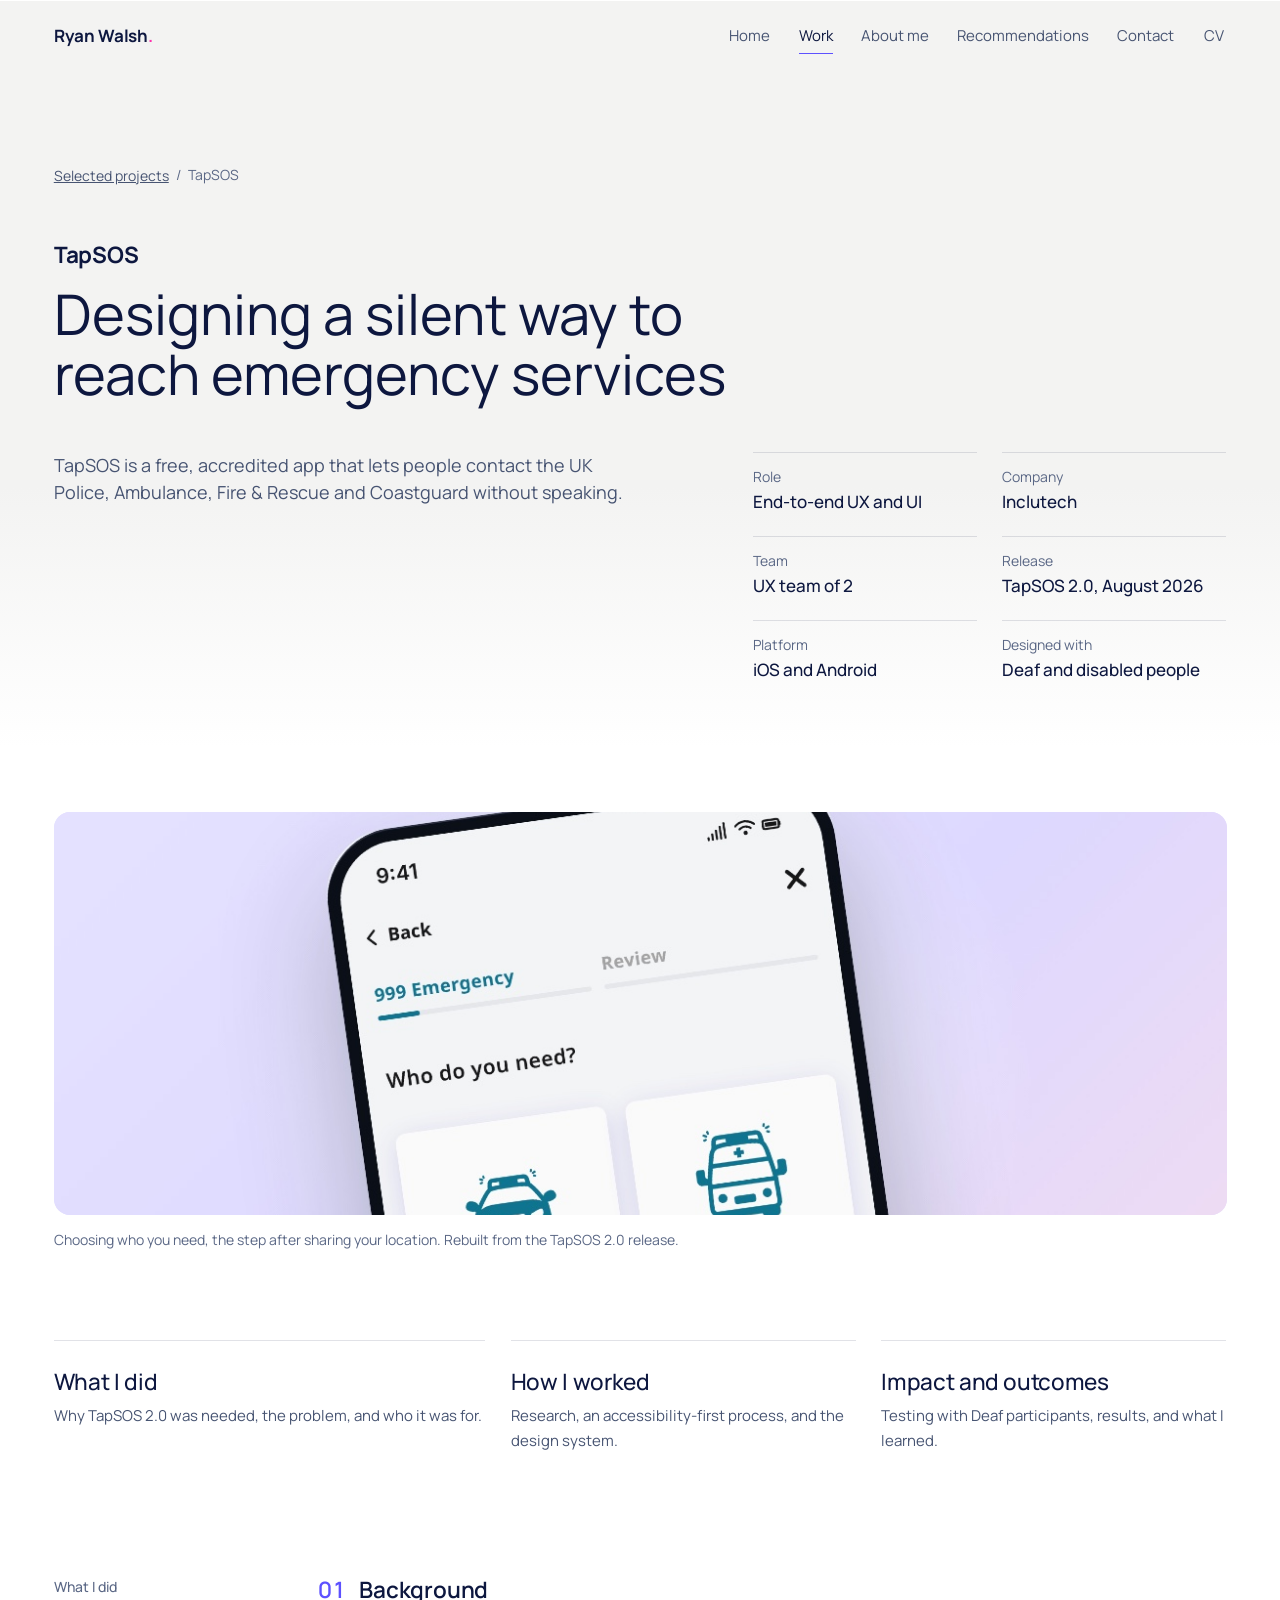
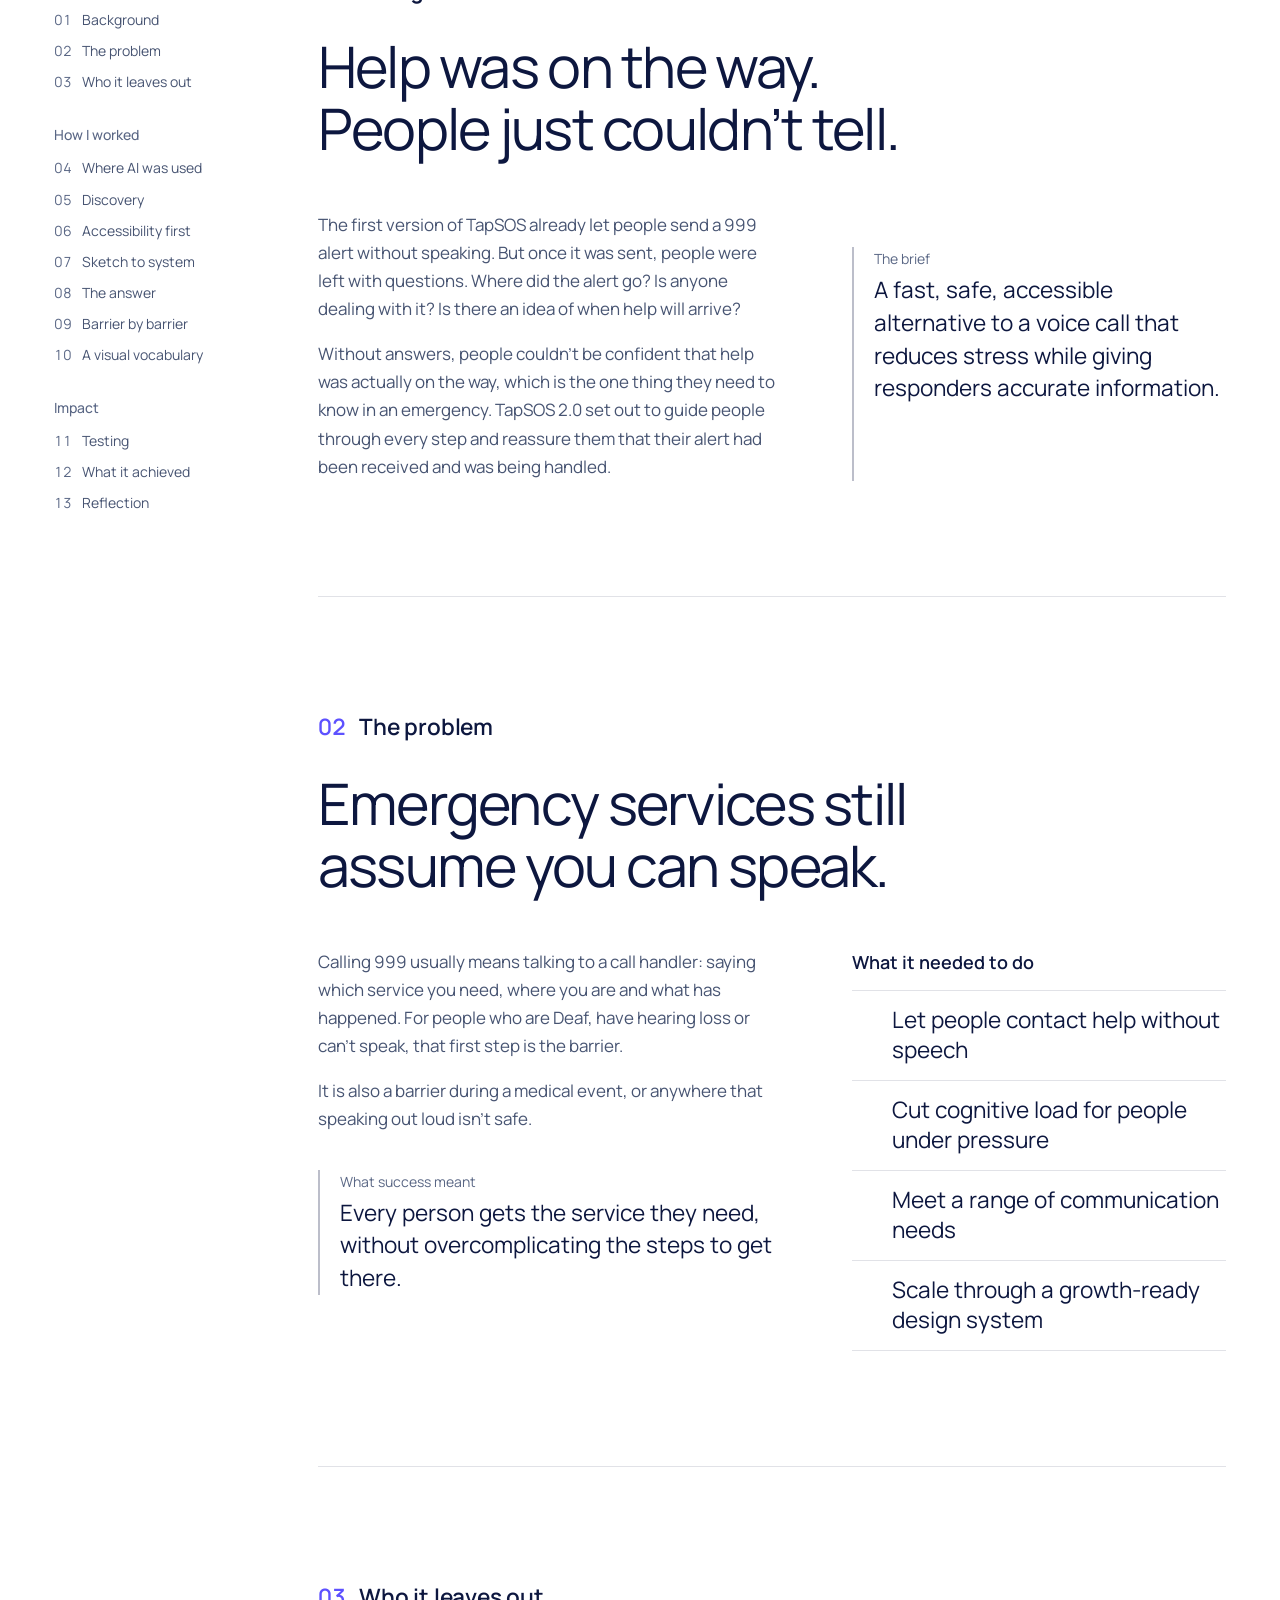
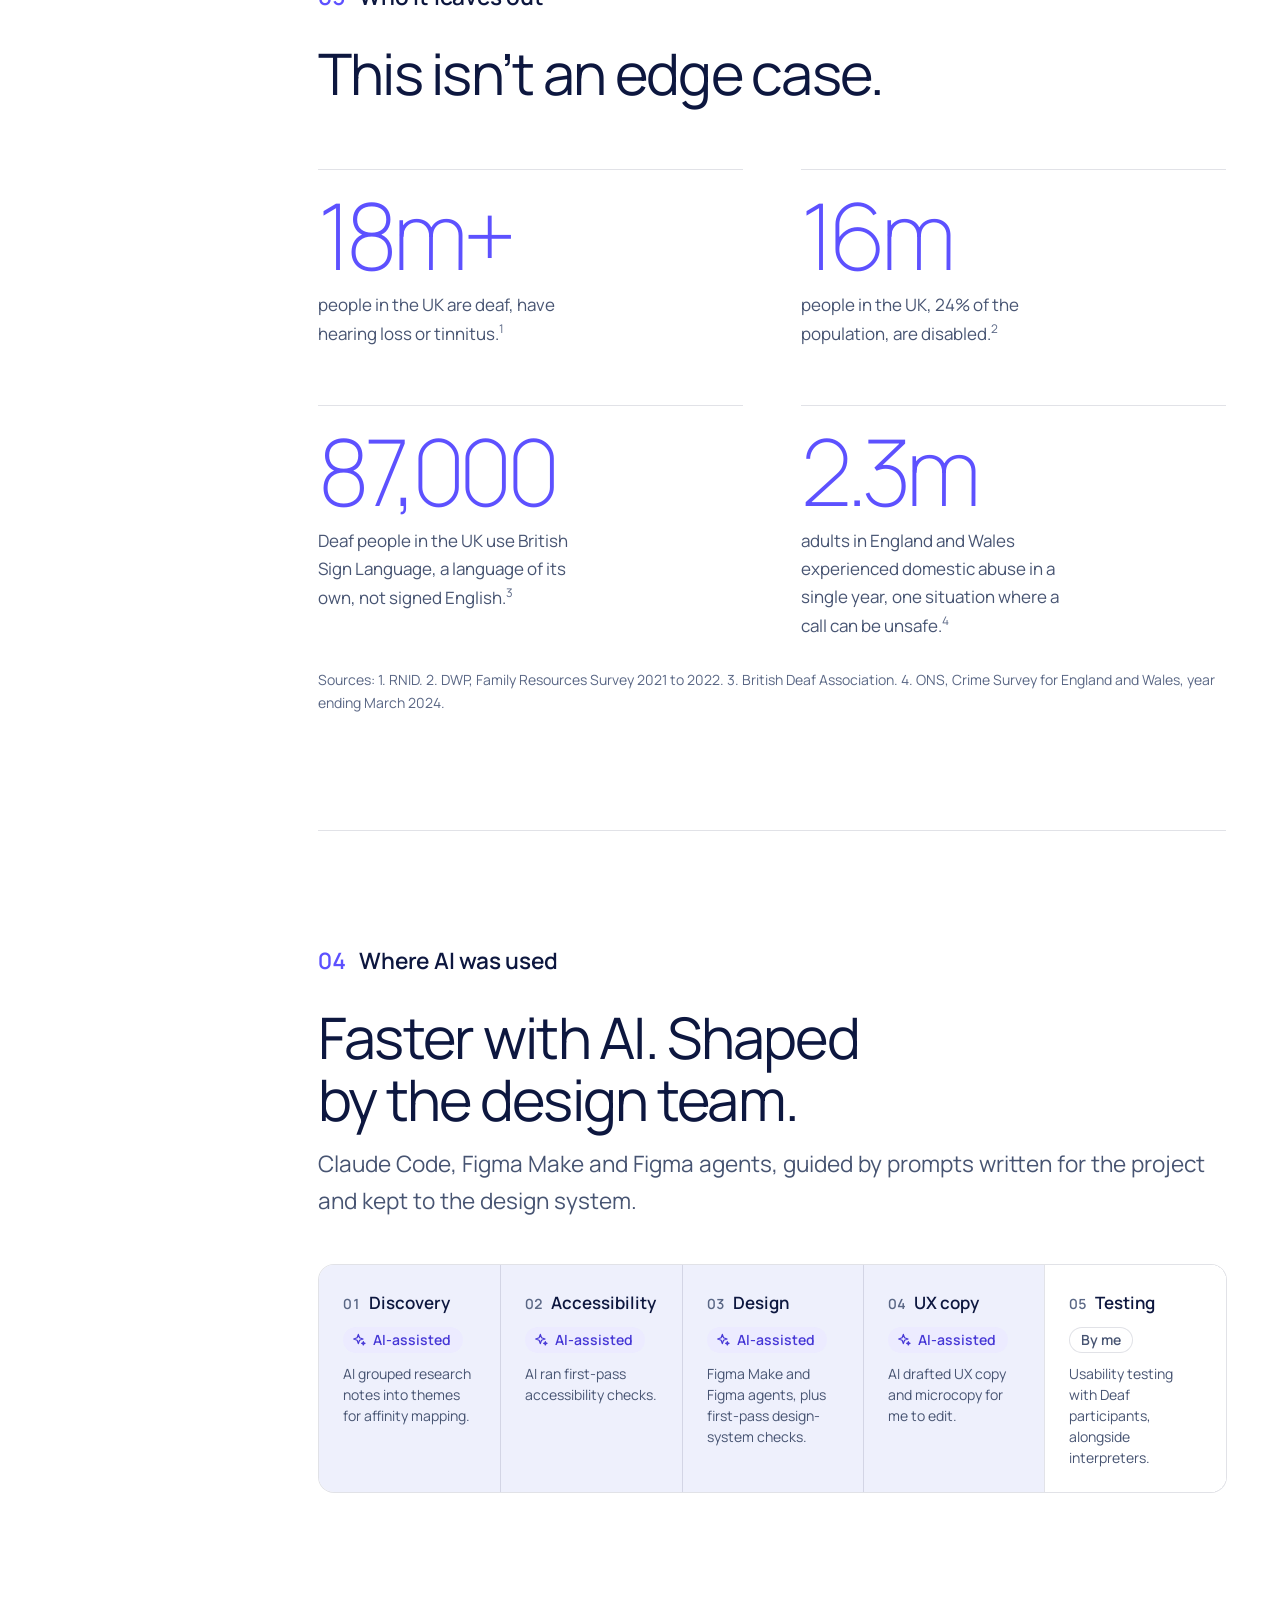
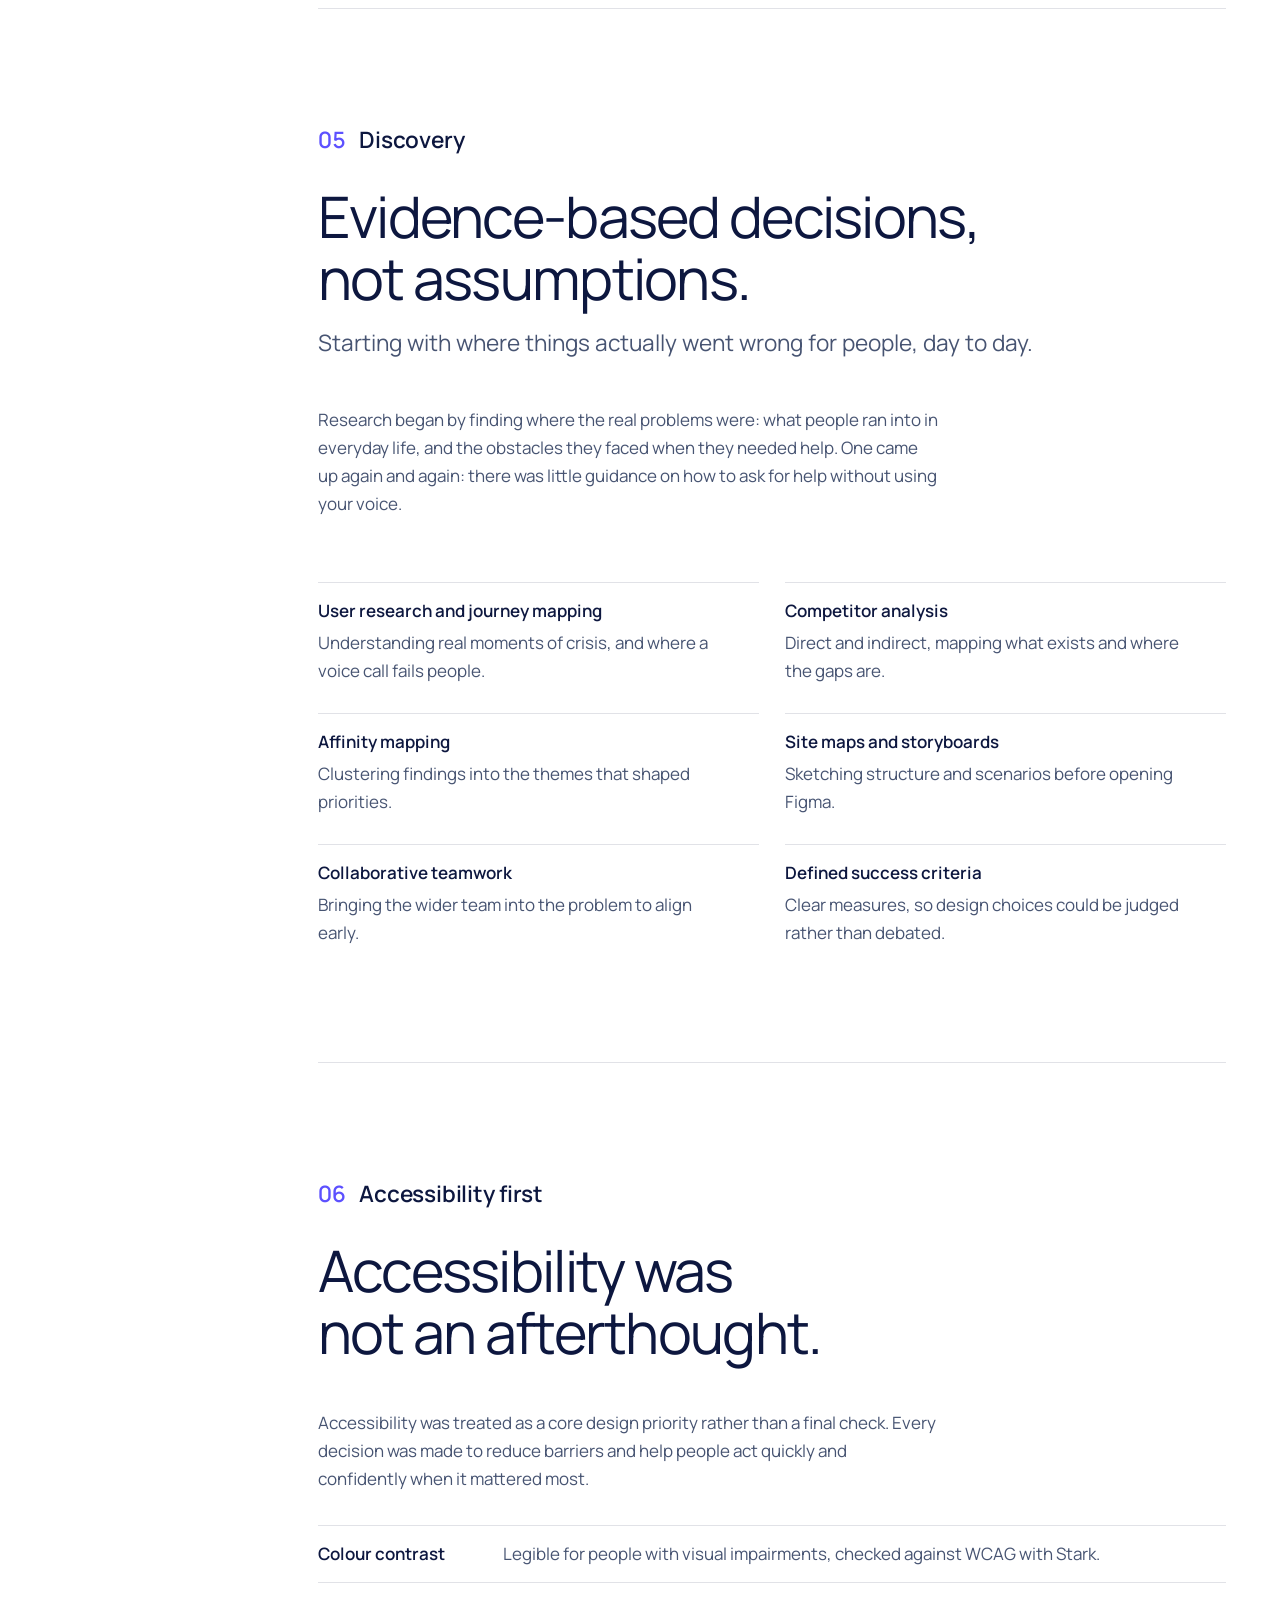
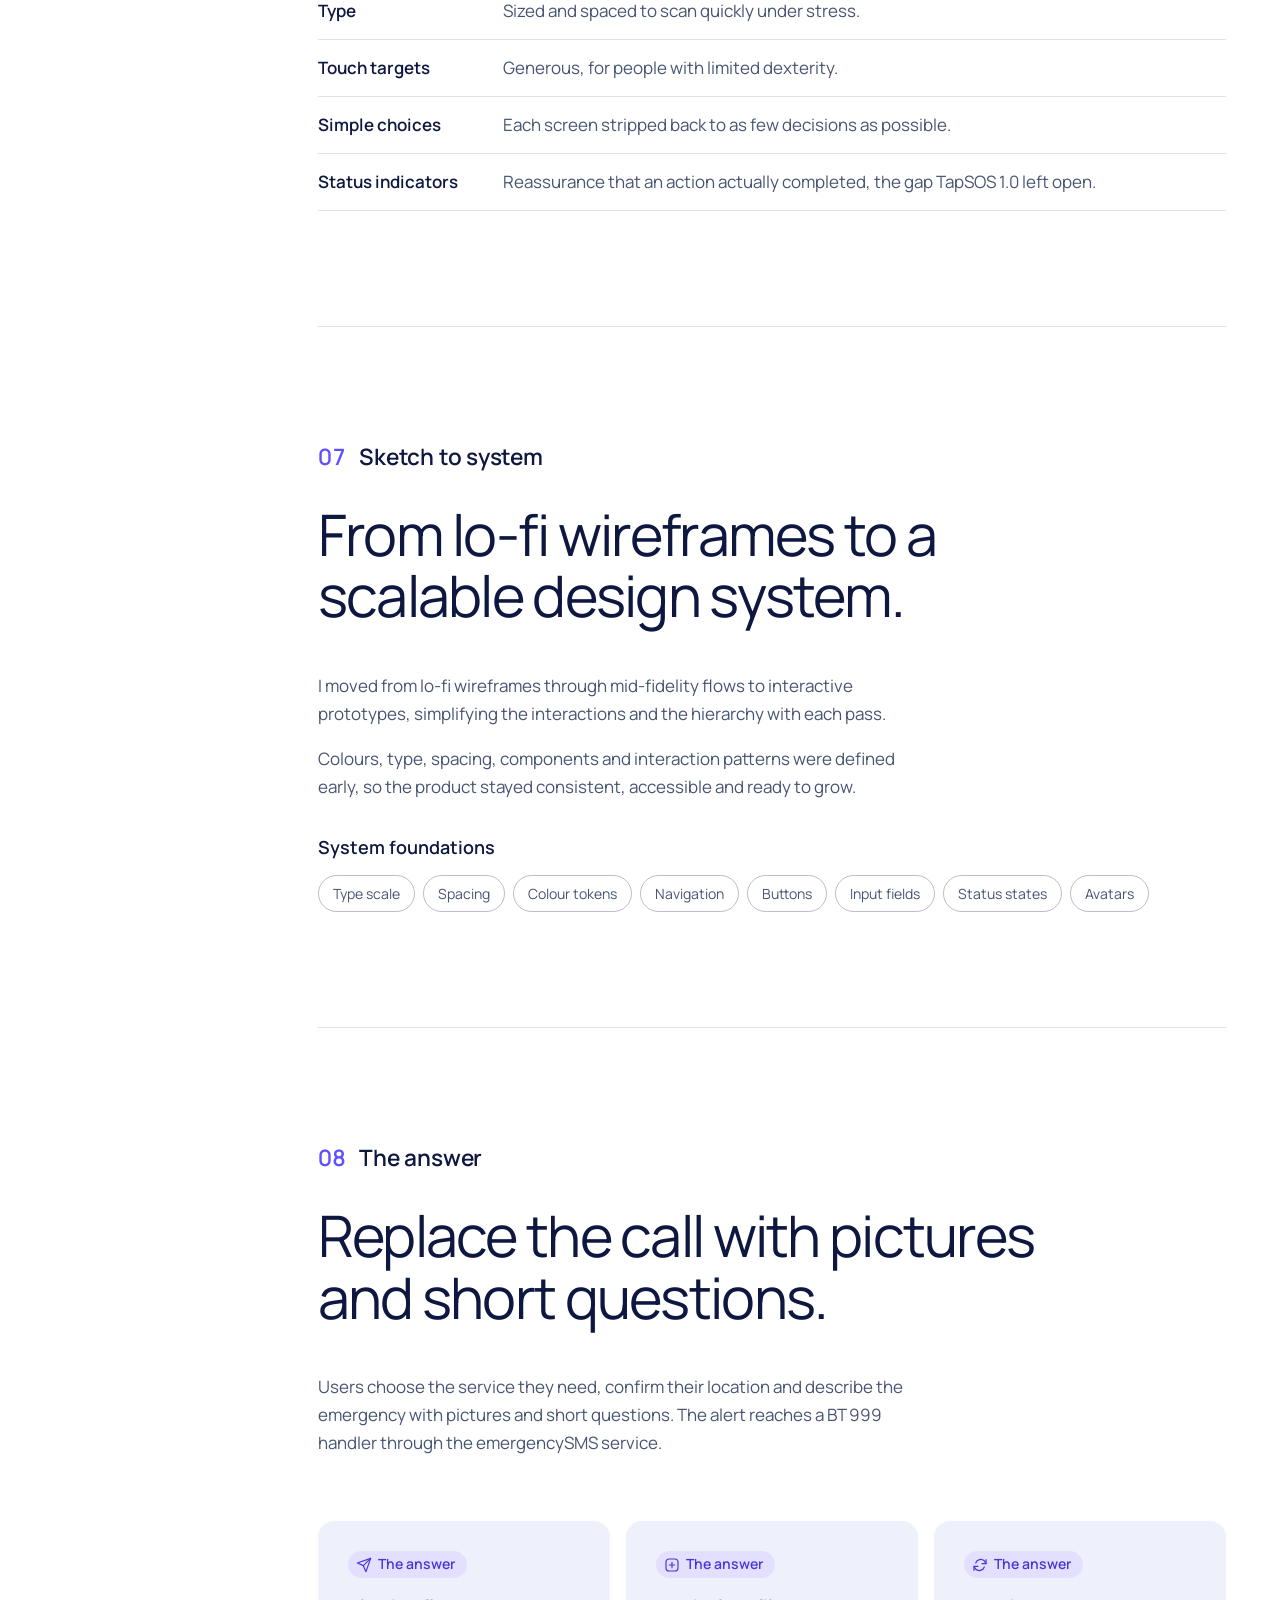
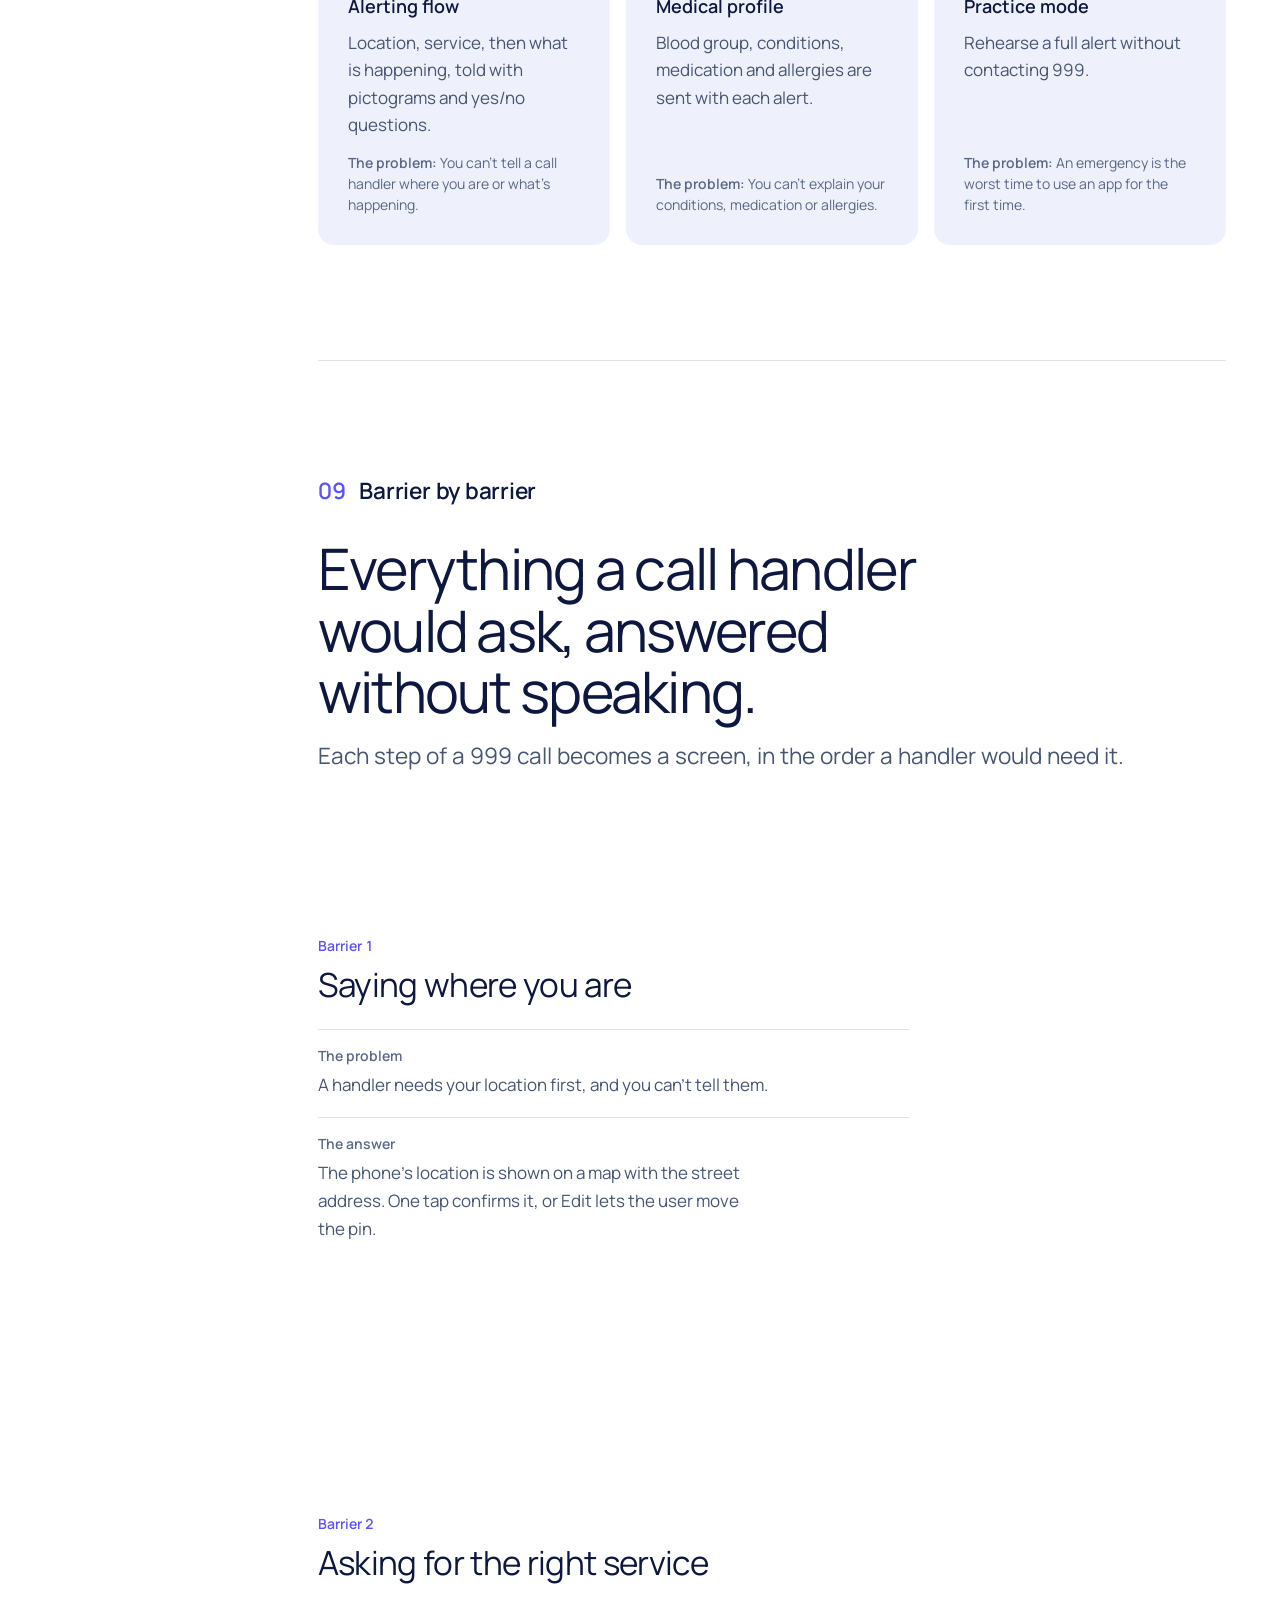
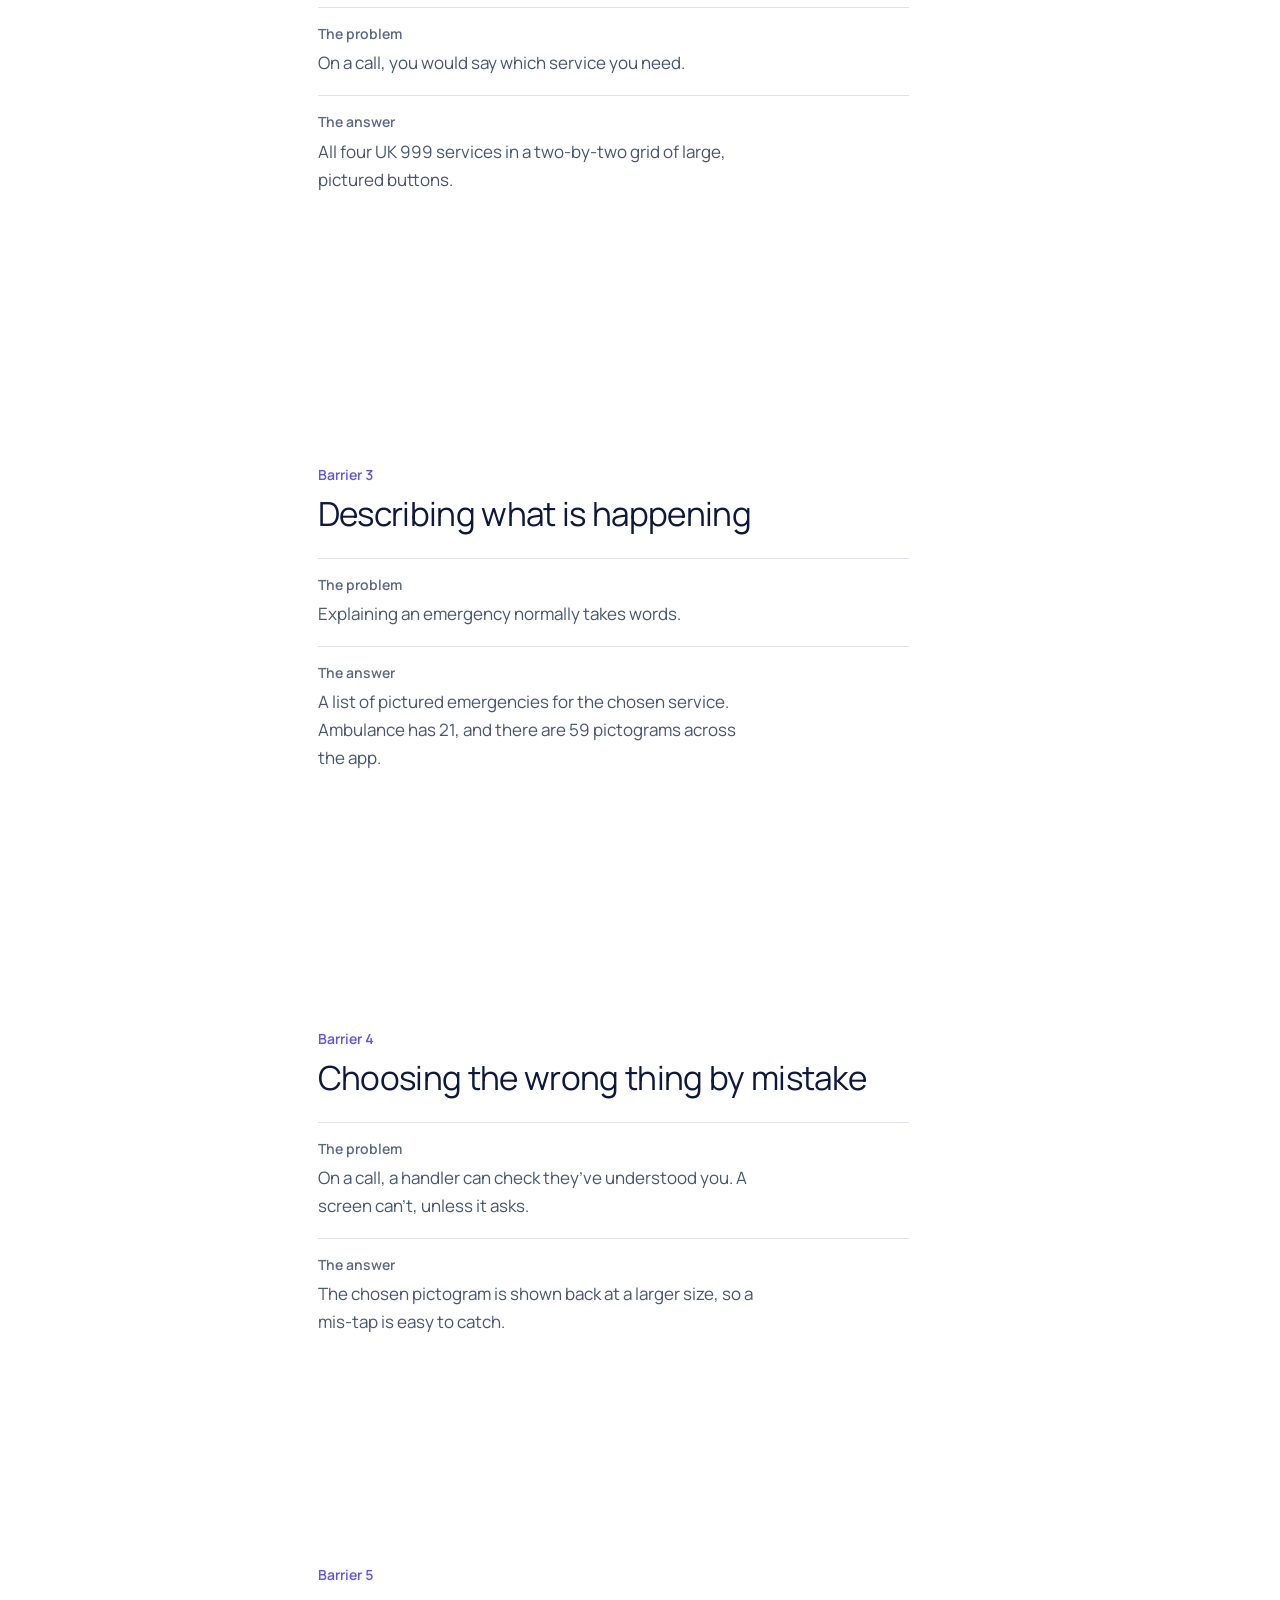
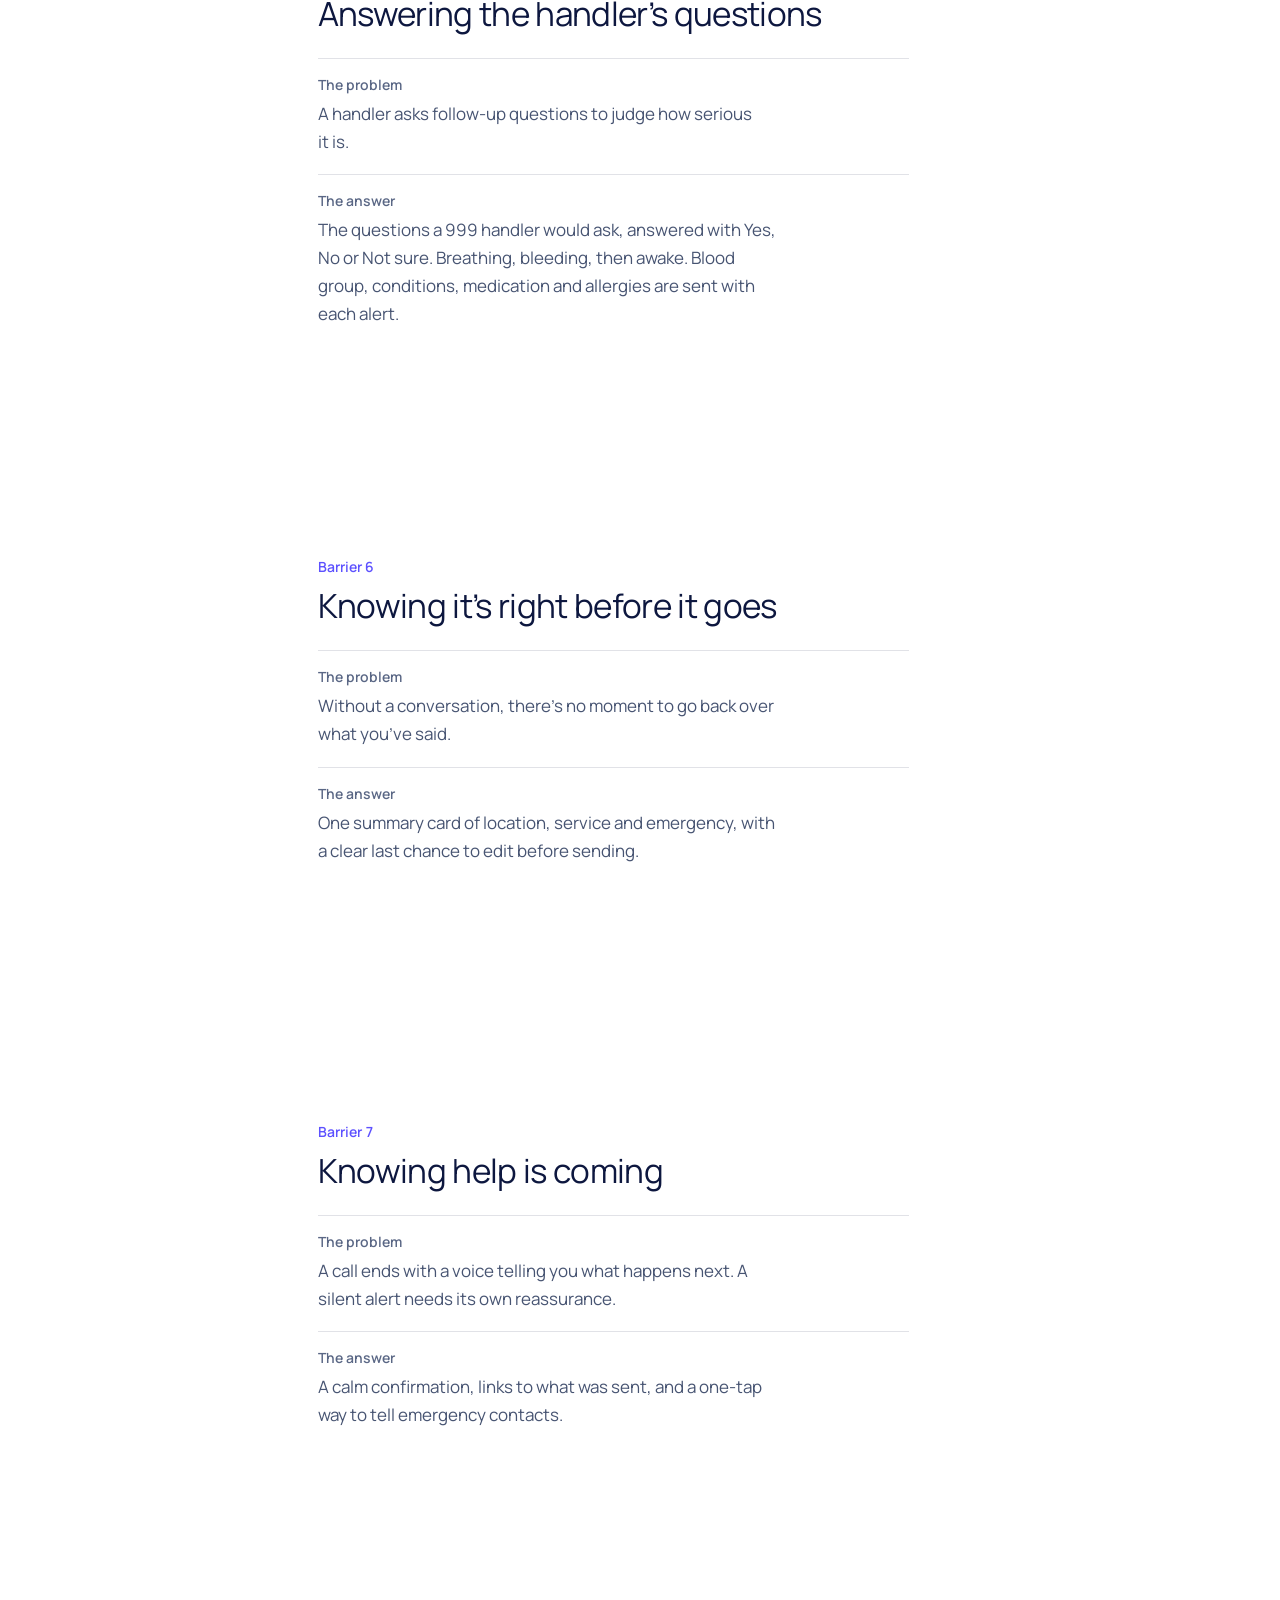
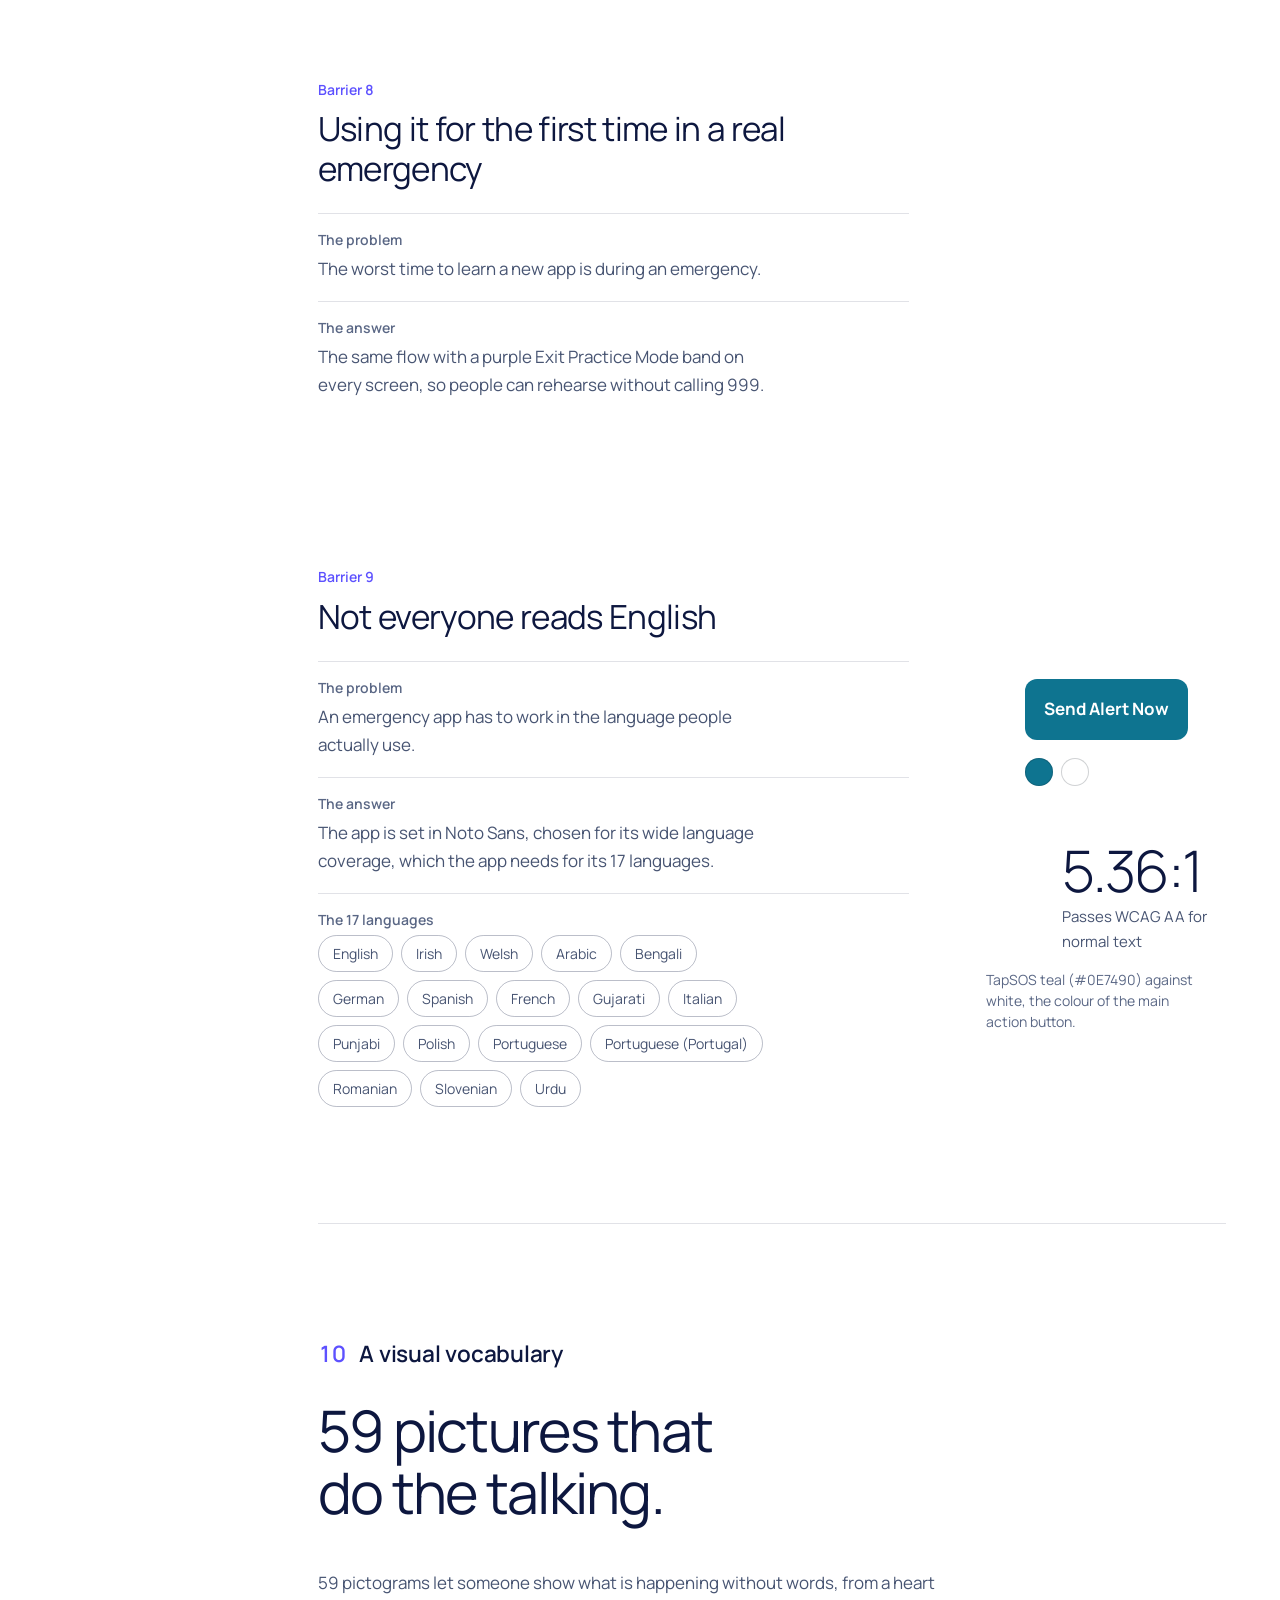
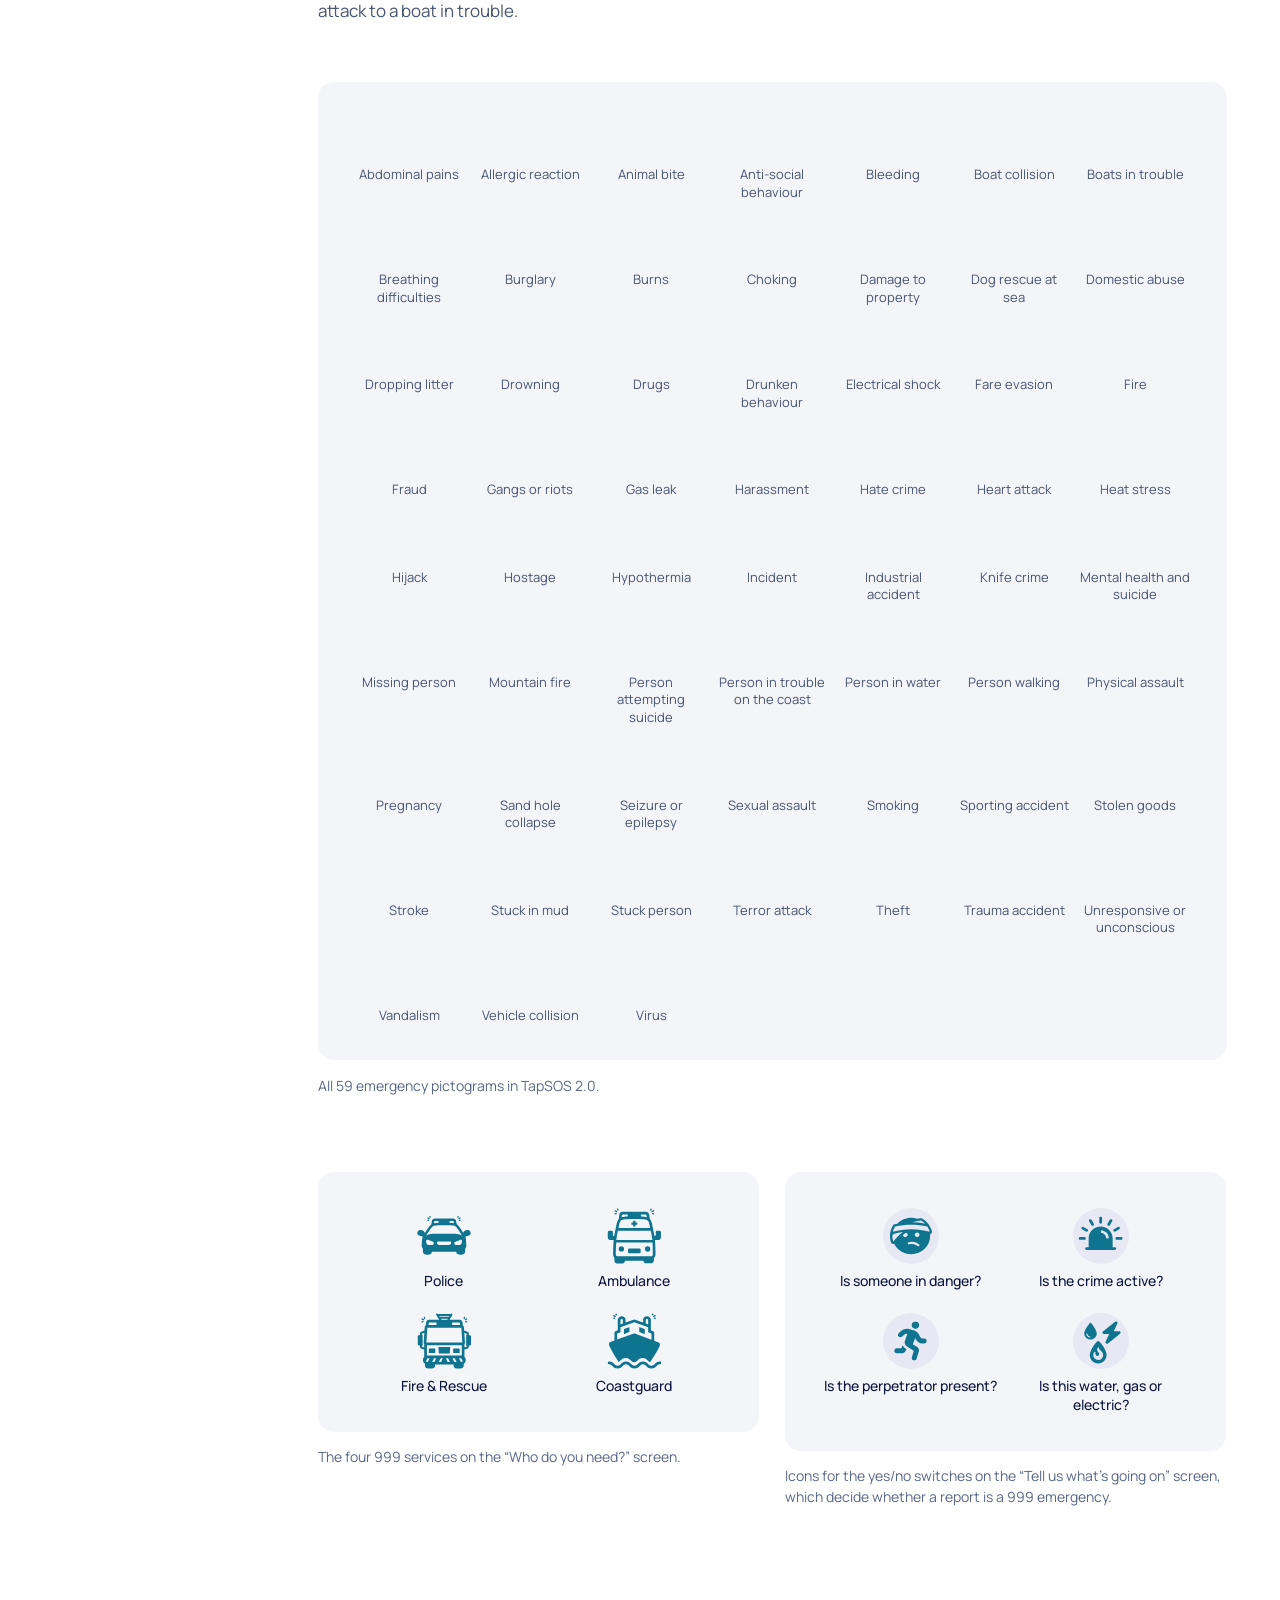
<file: tapsos-new.html>
<!doctype html>
<html lang="en-GB">
<head>
  <meta charset="utf-8">
  <title>TapSOS case study, Ryan Walsh</title>
  <meta name="robots" content="noindex">
  <link rel="canonical" href="https://ryanwalsh.uk/tapsos">
  <meta http-equiv="refresh" content="0; url=tapsos.html">
</head>
<body style="background:#131313;color:#f3f1ea;font-family:system-ui,sans-serif;padding:40px">
  <p>The TapSOS case study has moved. <a href="tapsos.html" style="color:#f3f1ea">Read it here</a>.</p>
</body>
</html>
</file>
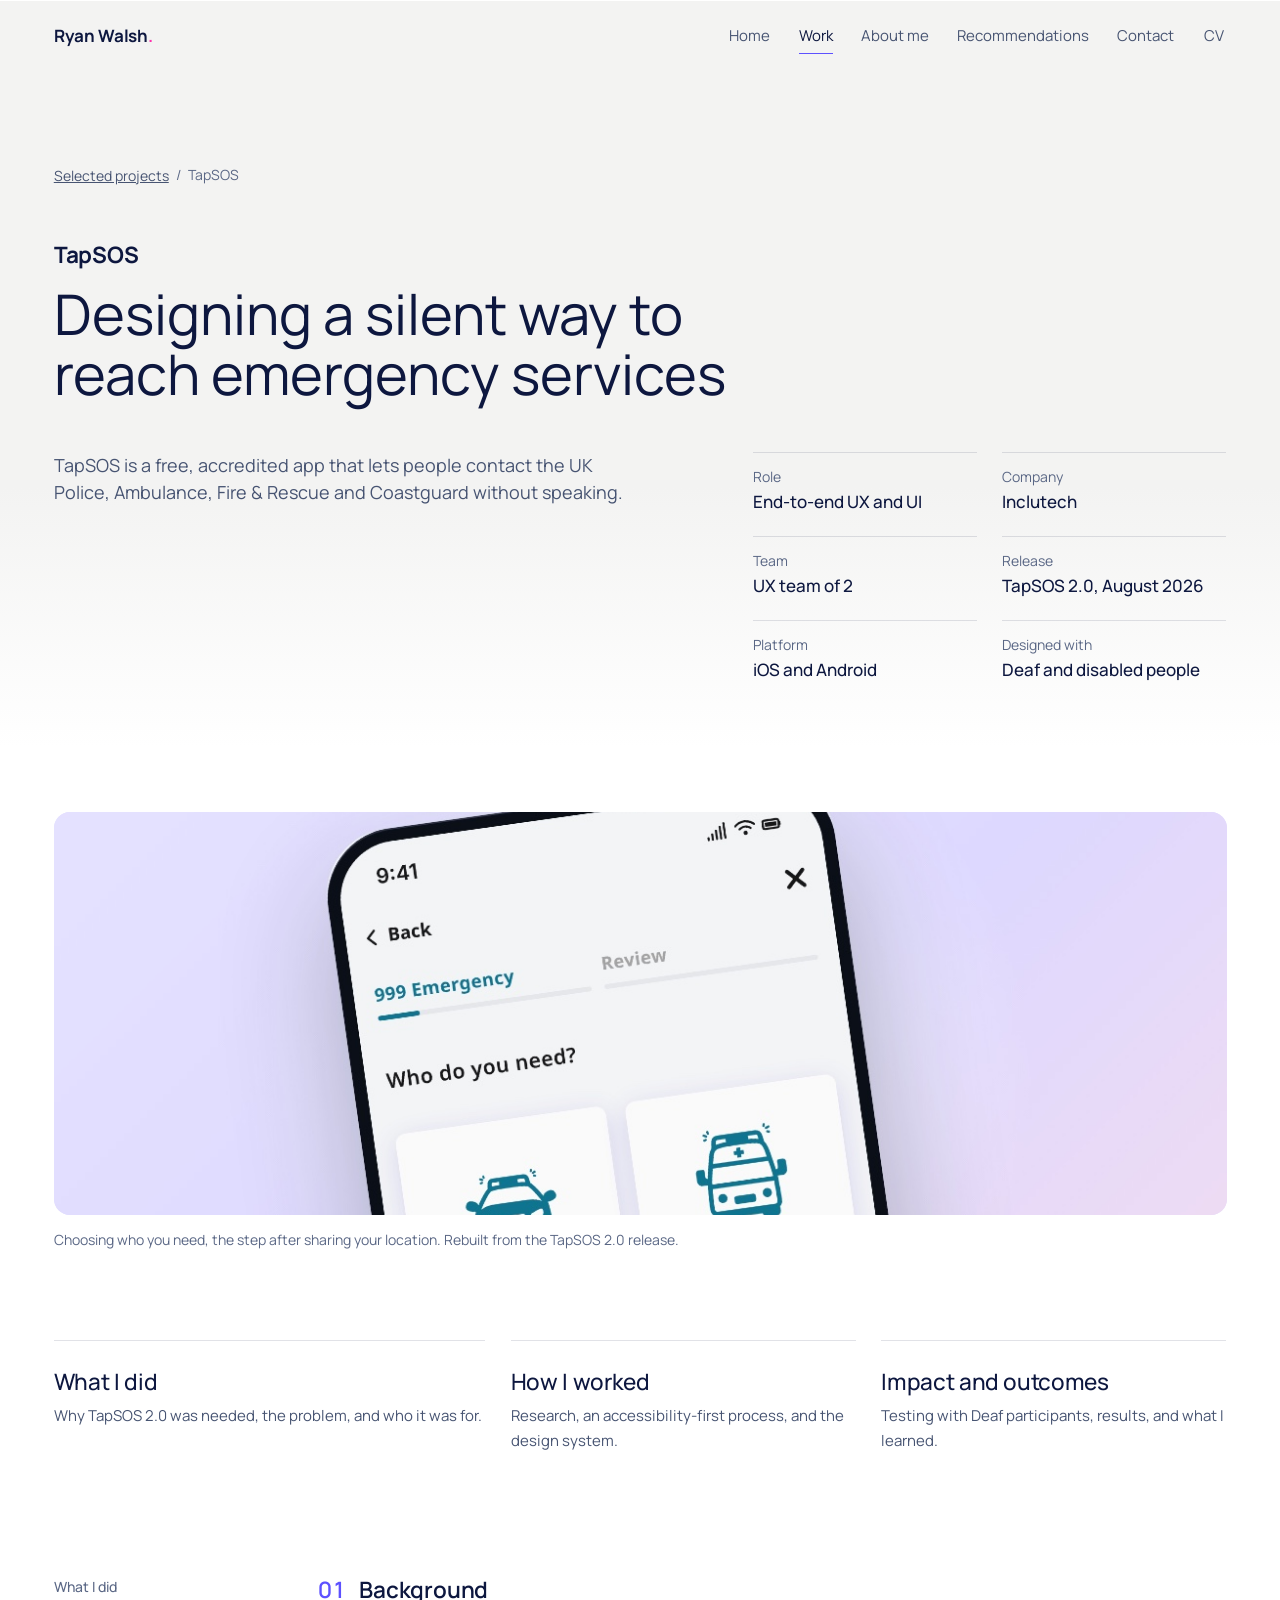
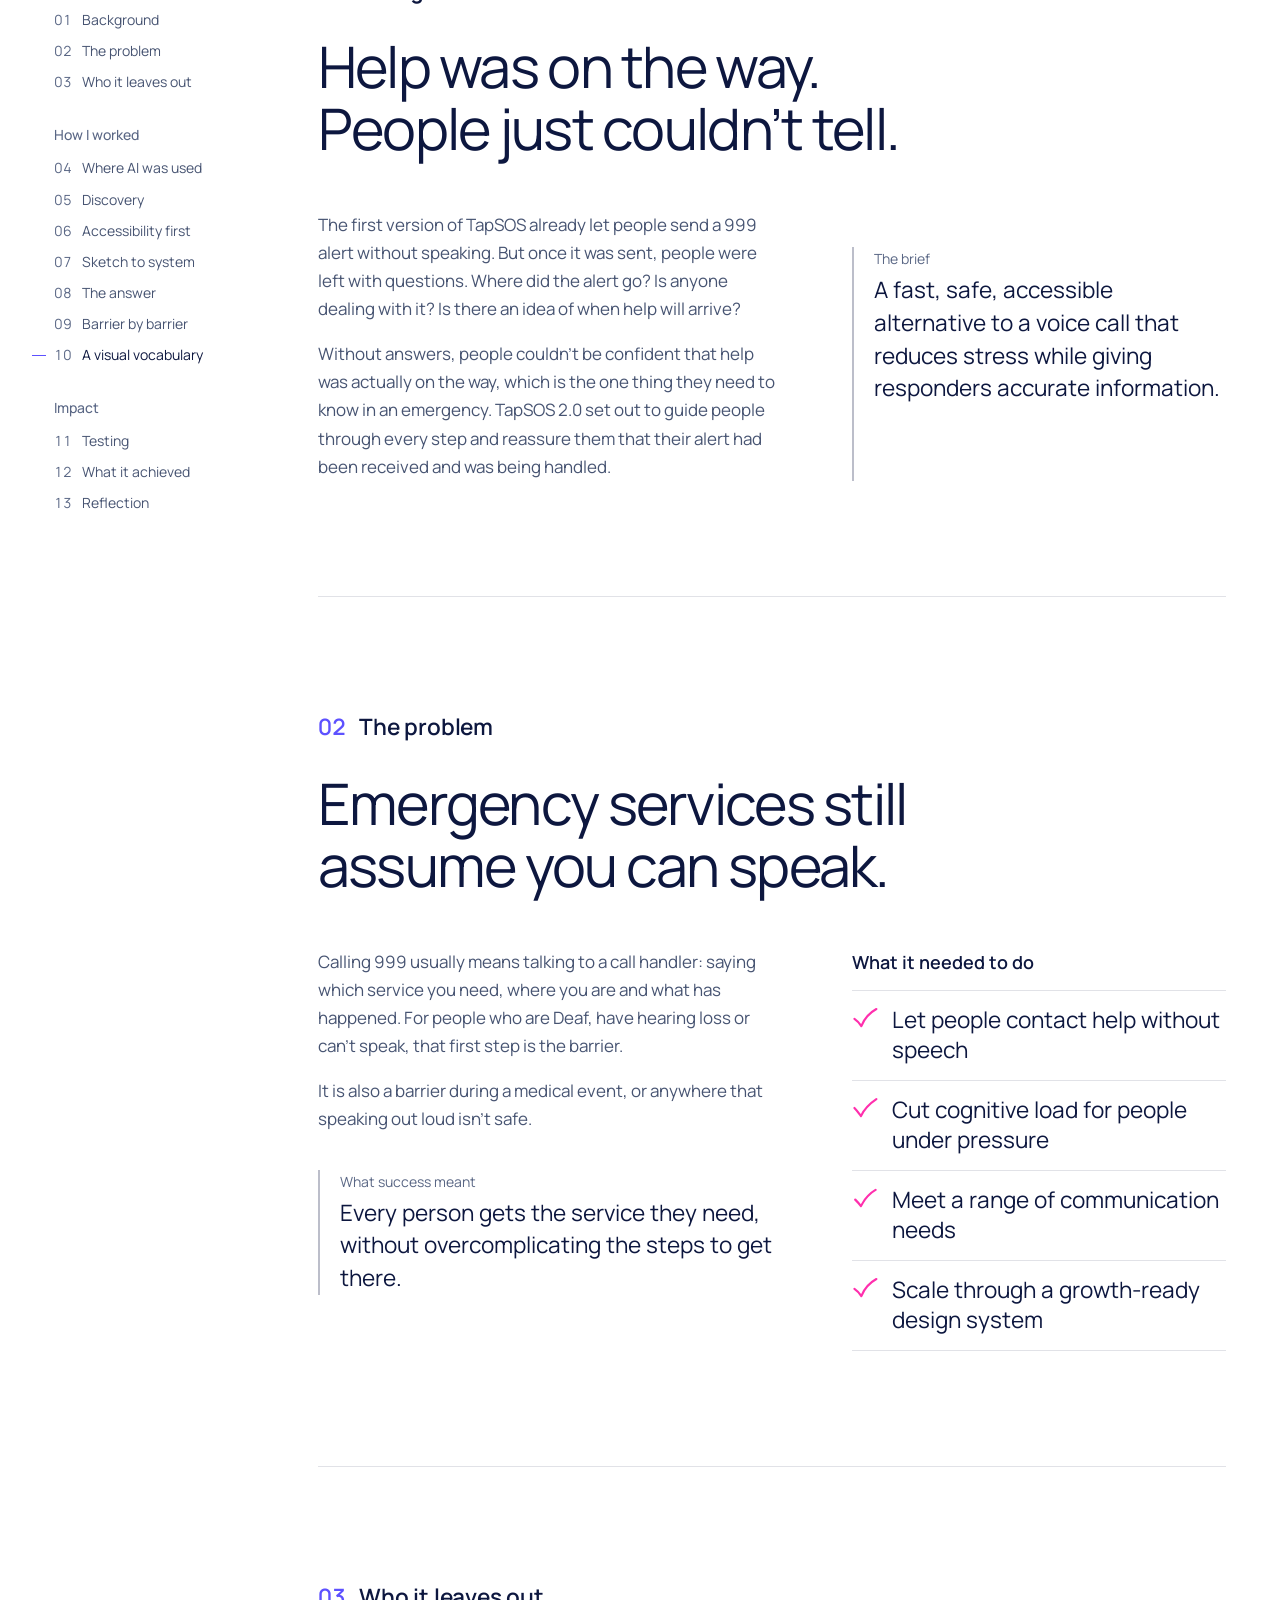
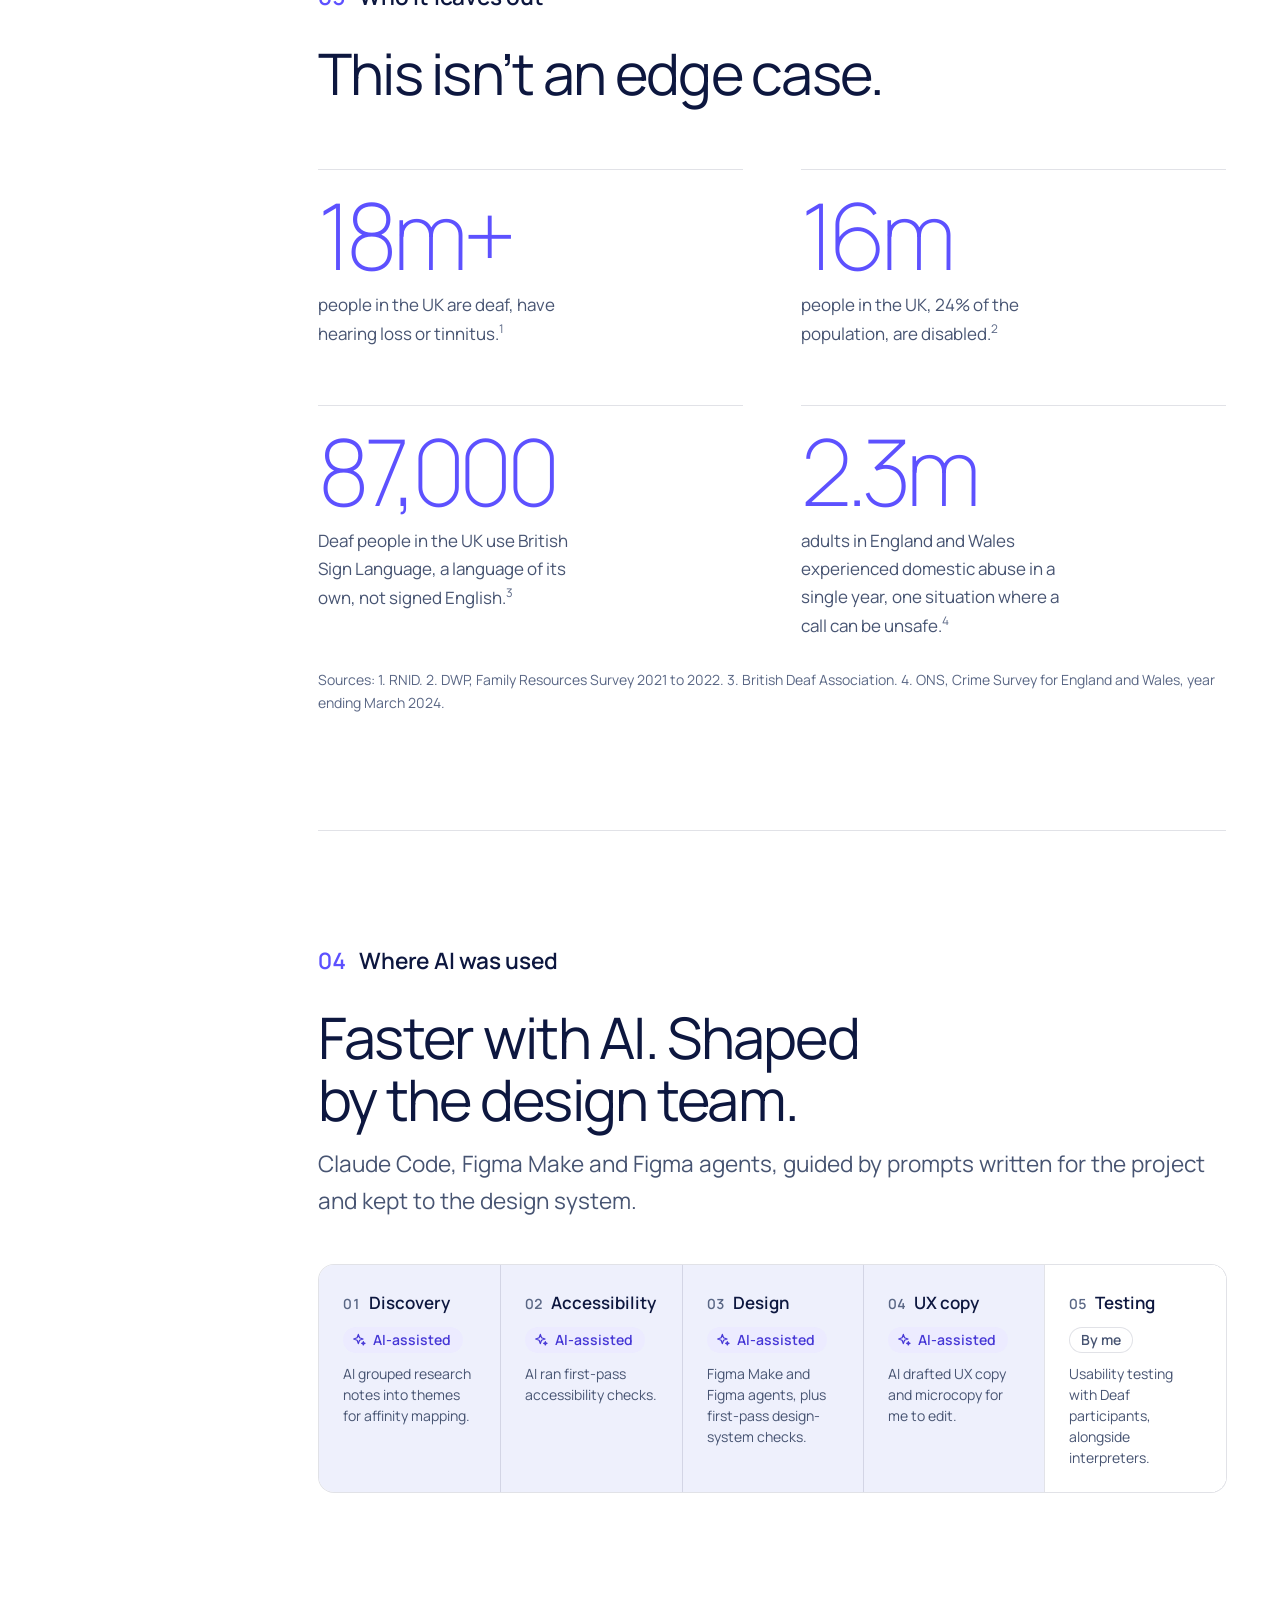
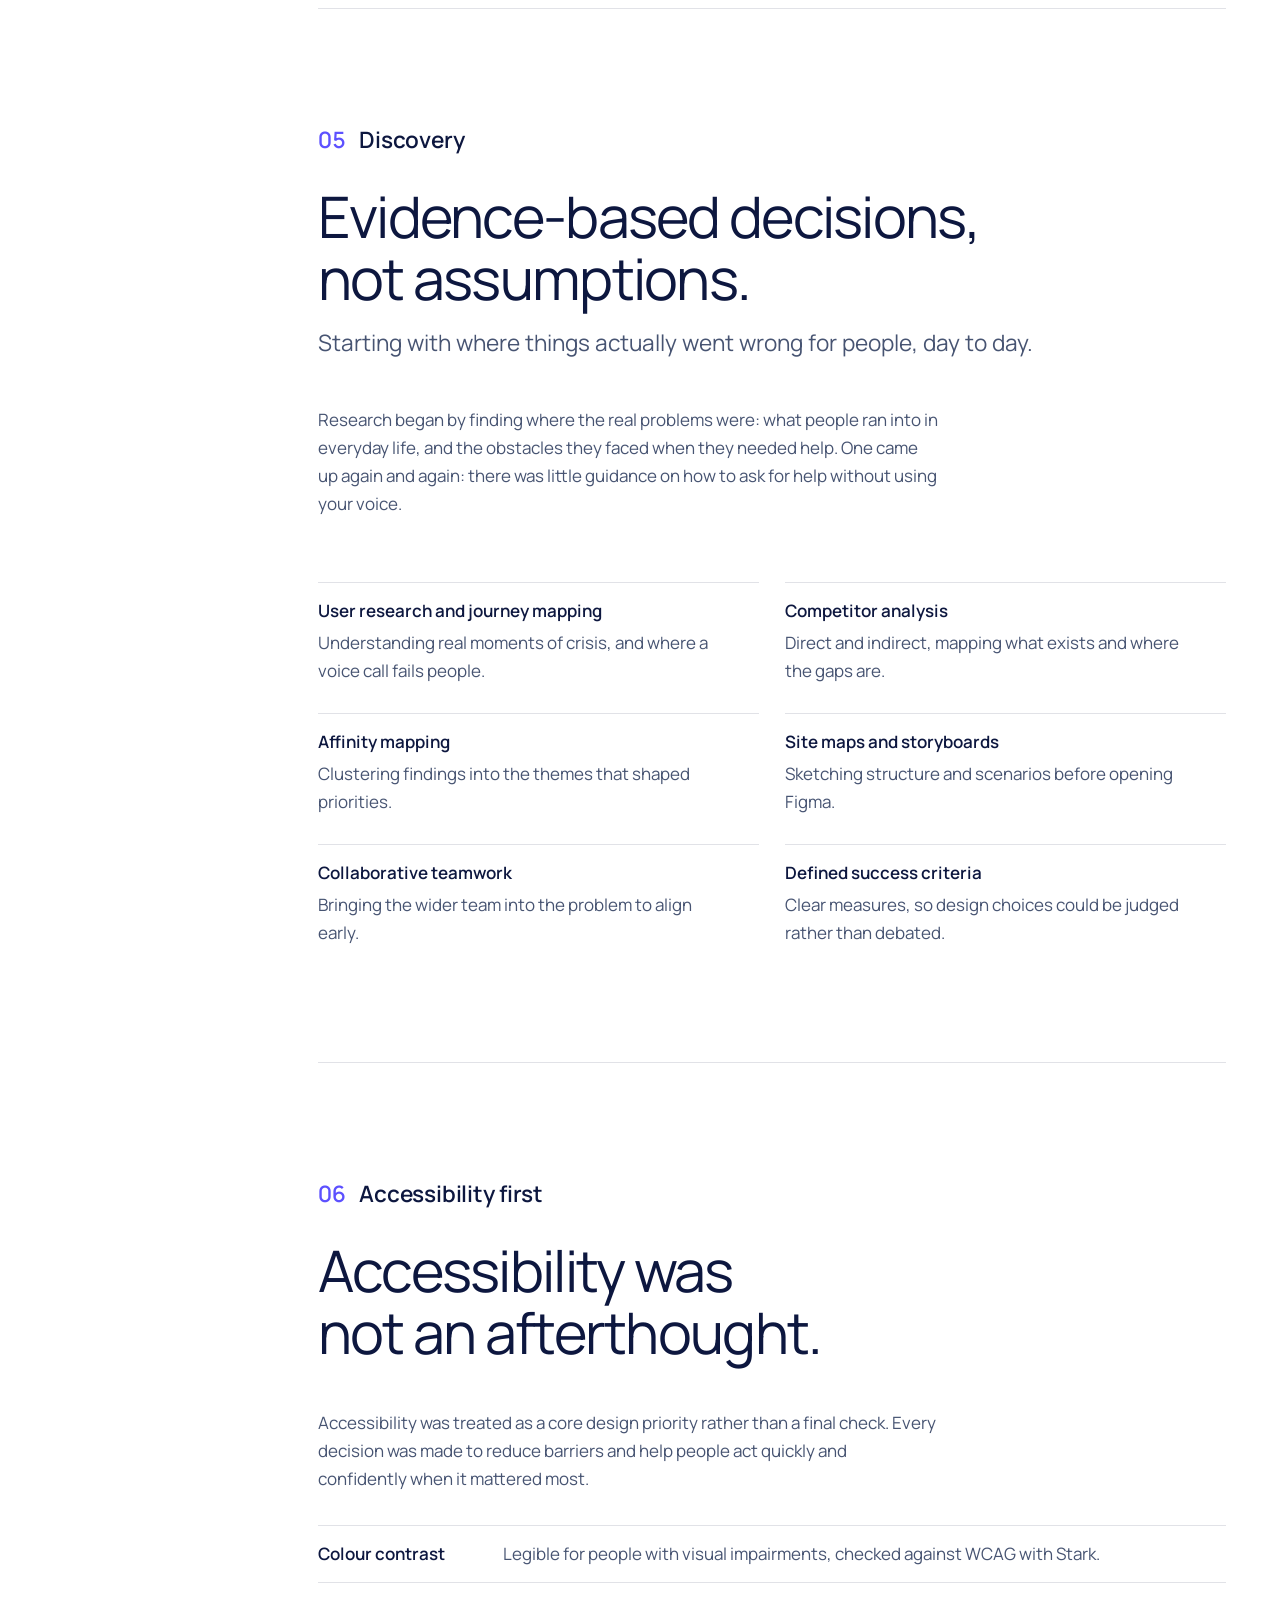
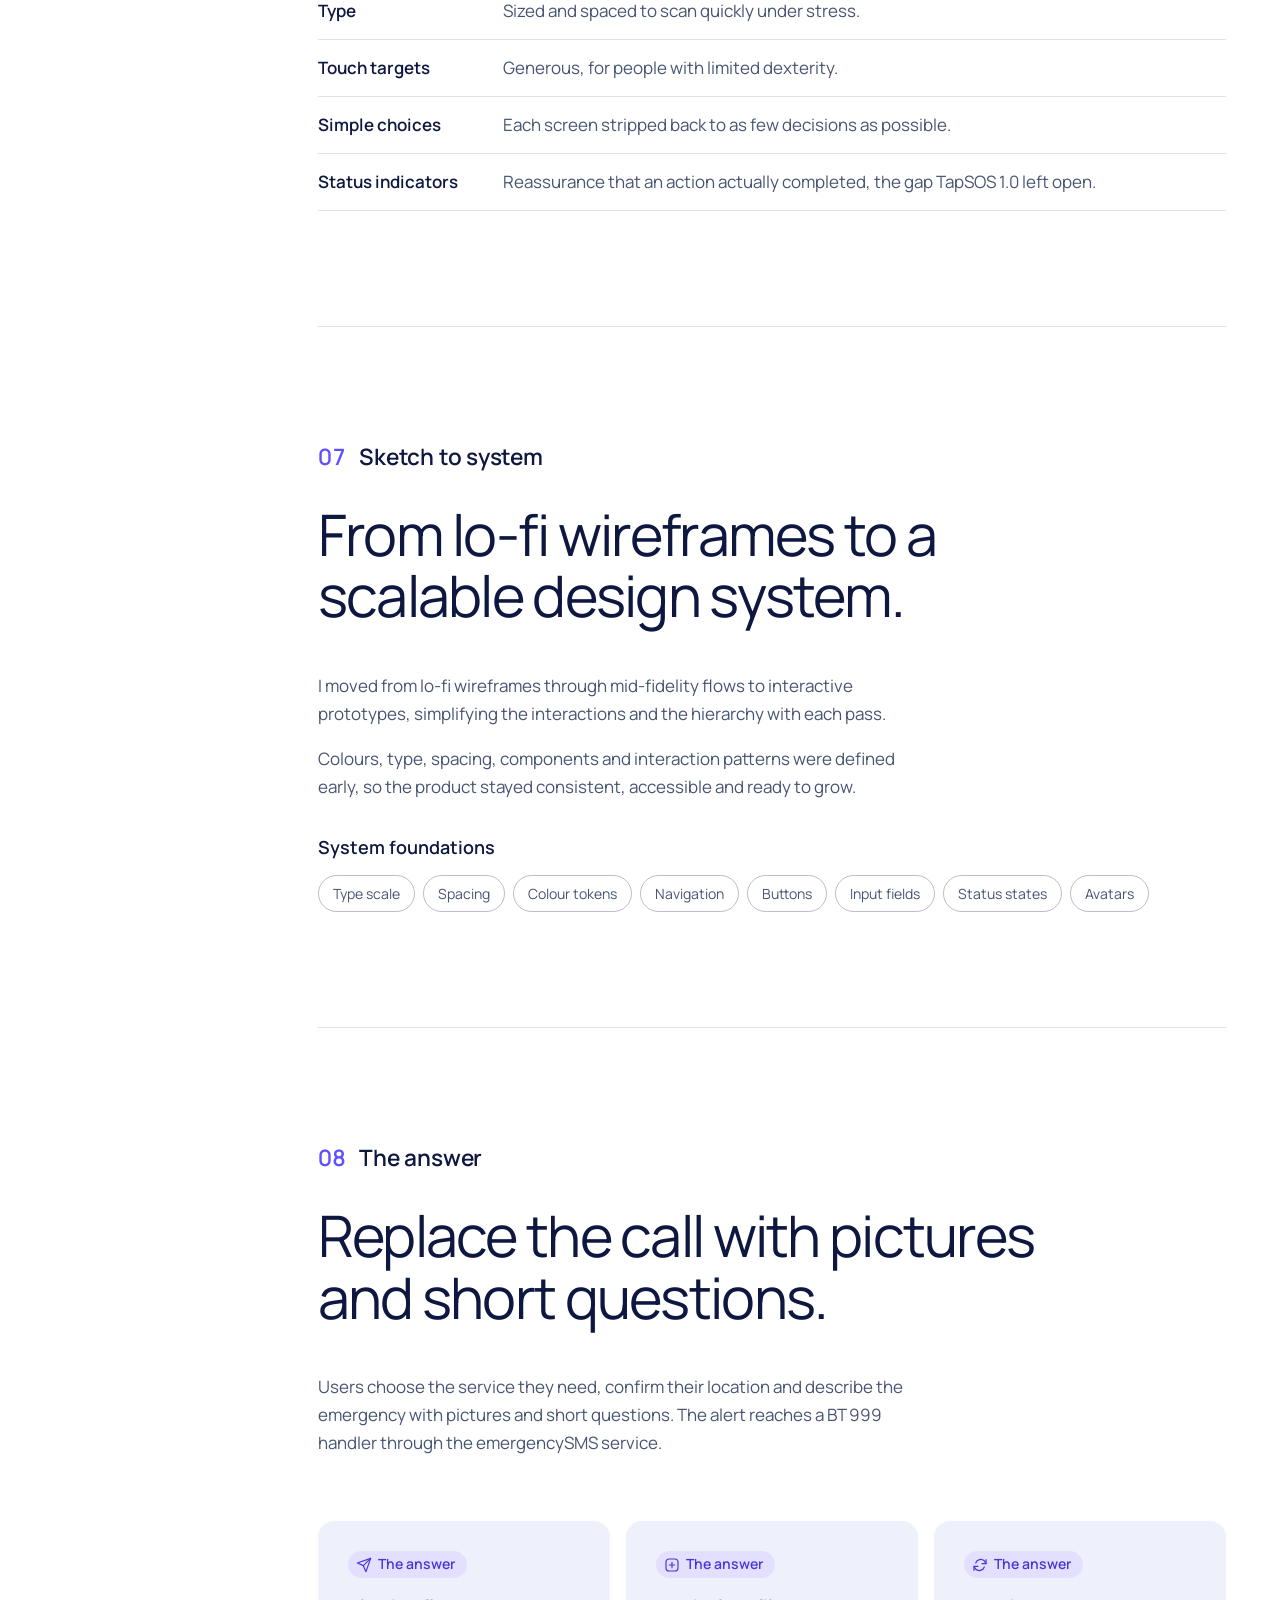
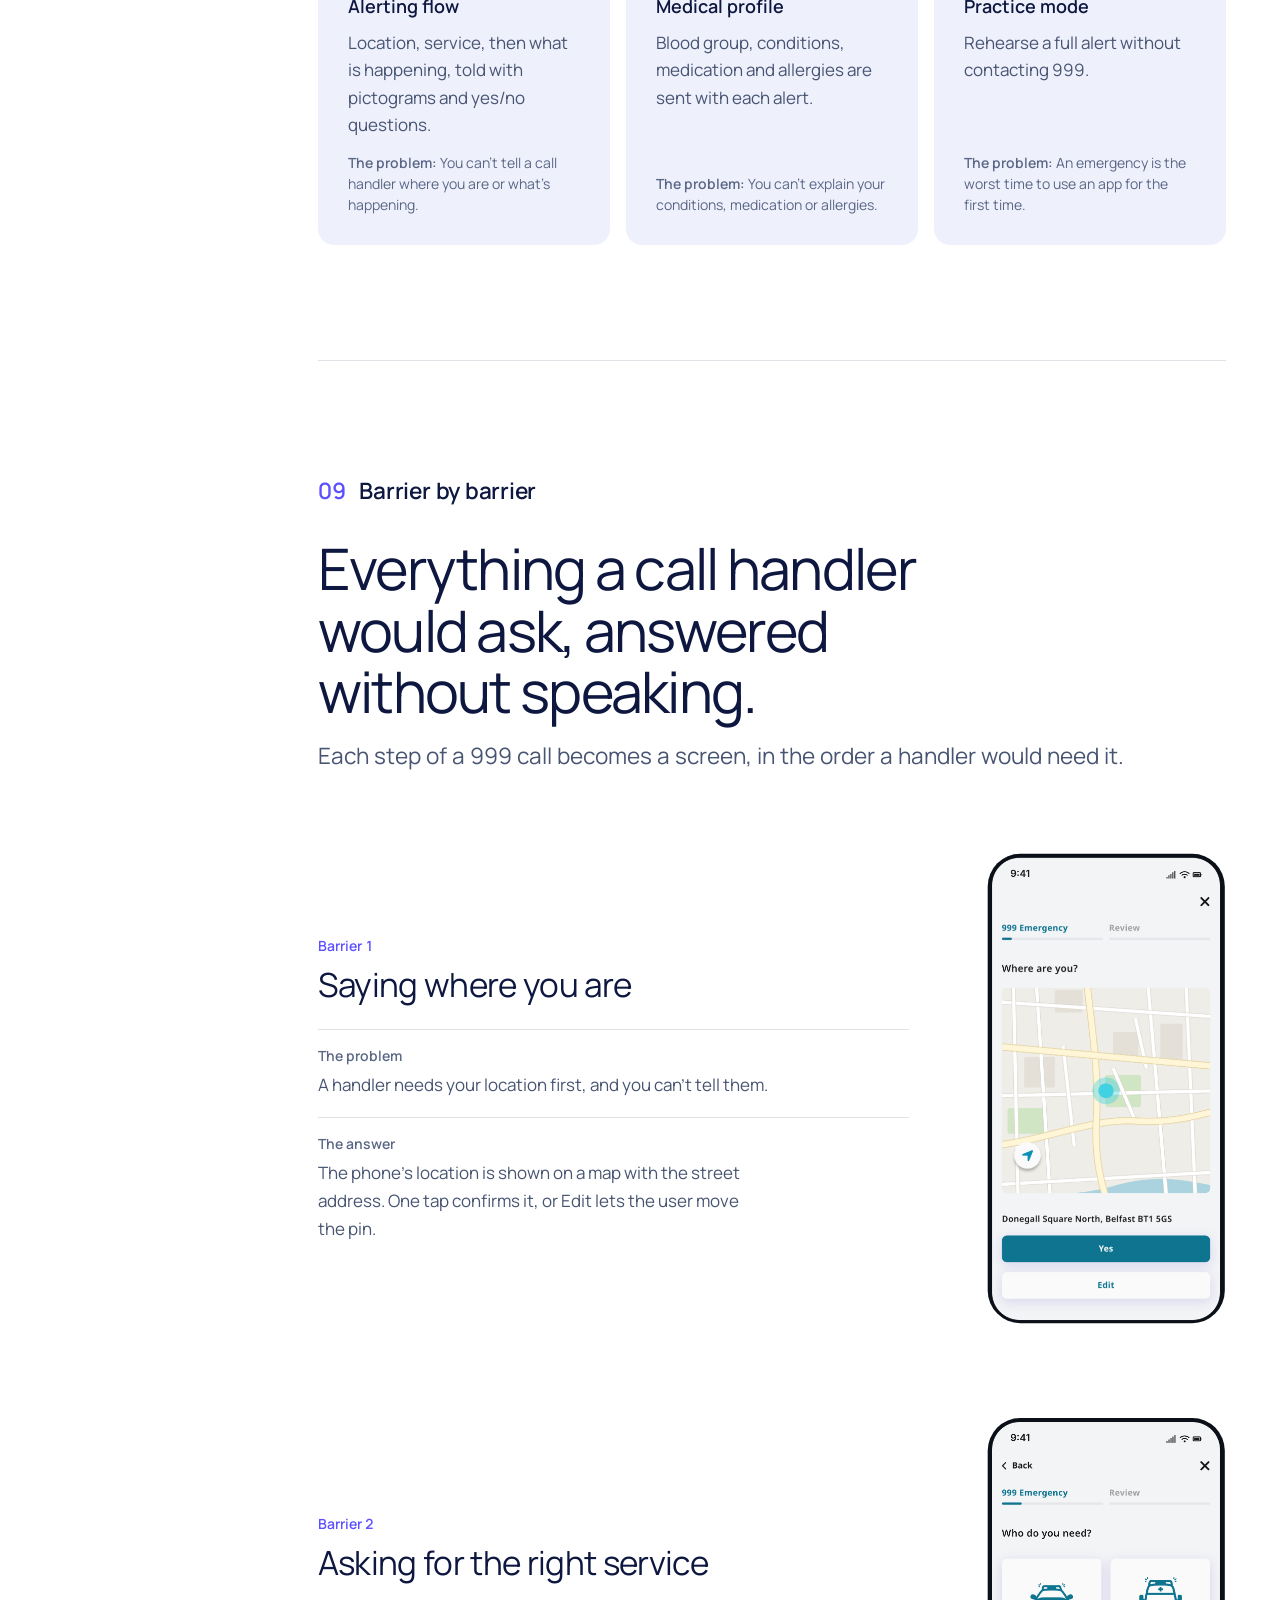
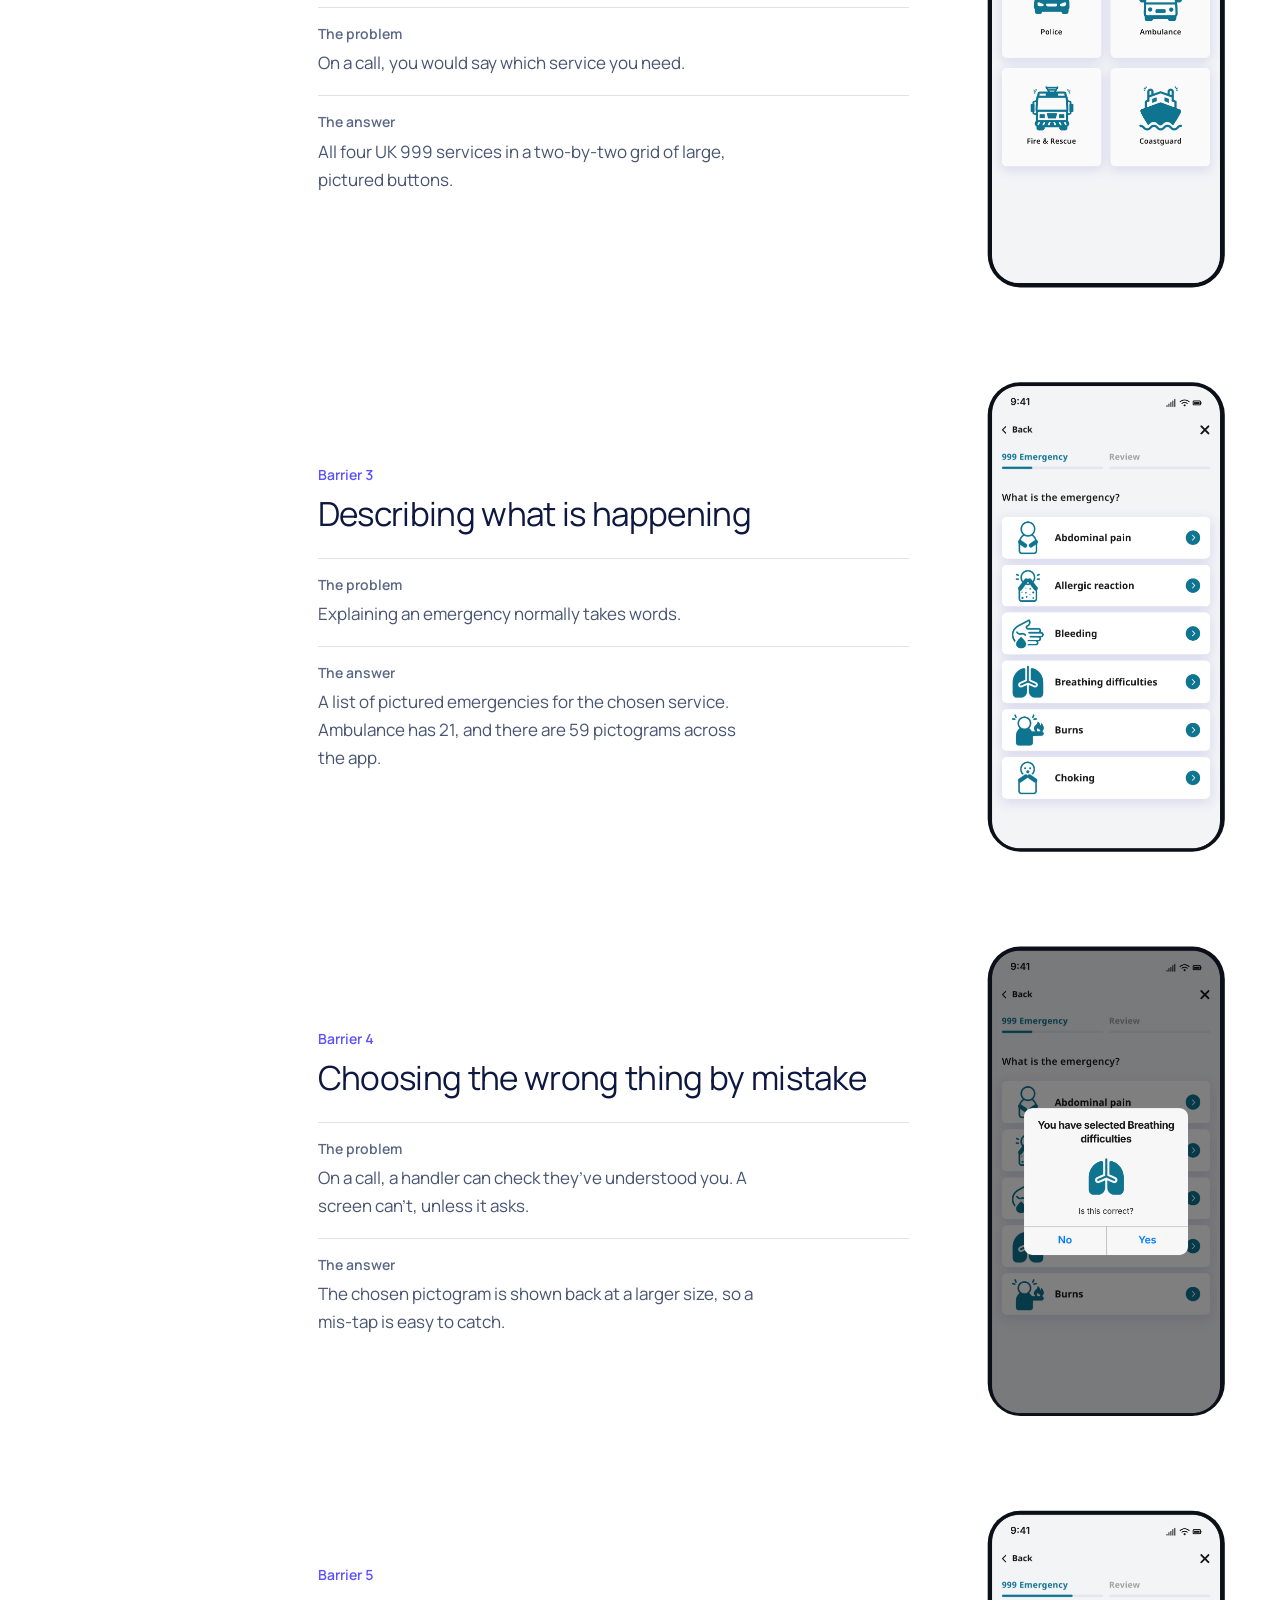
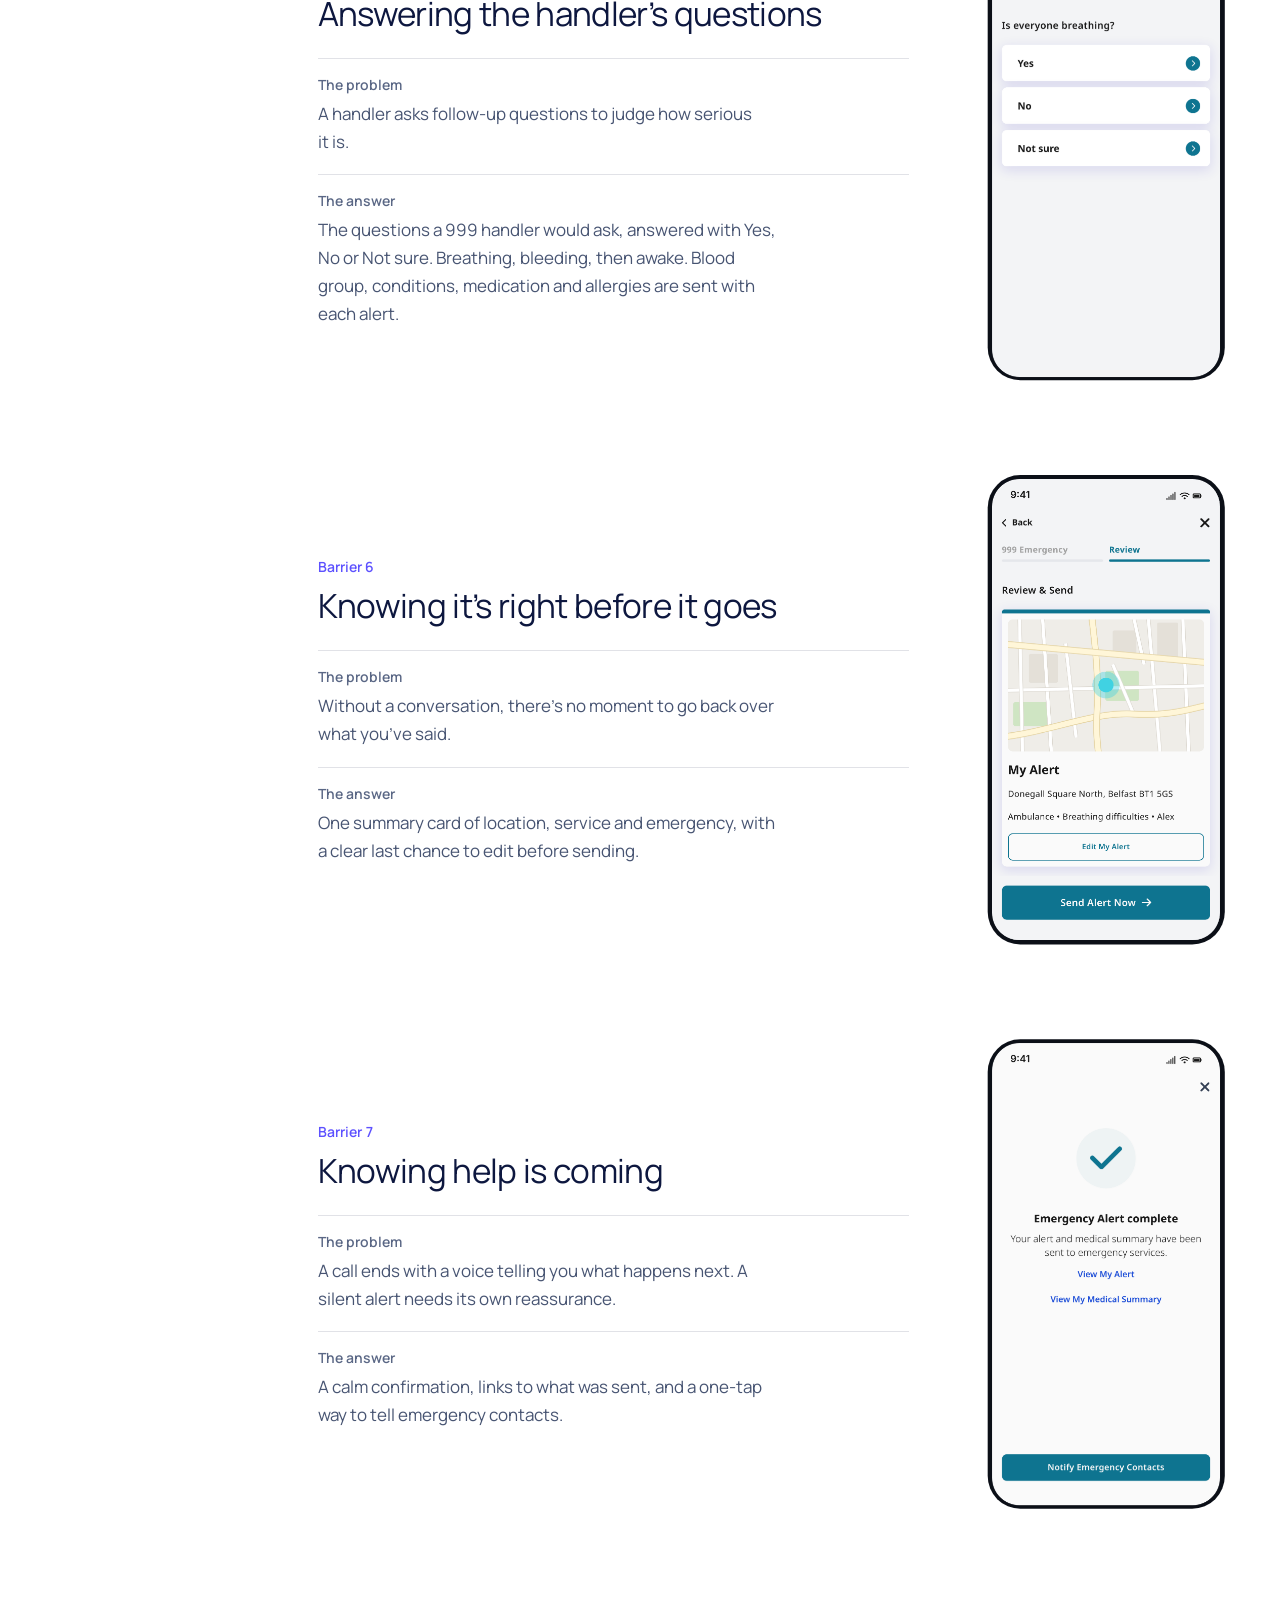
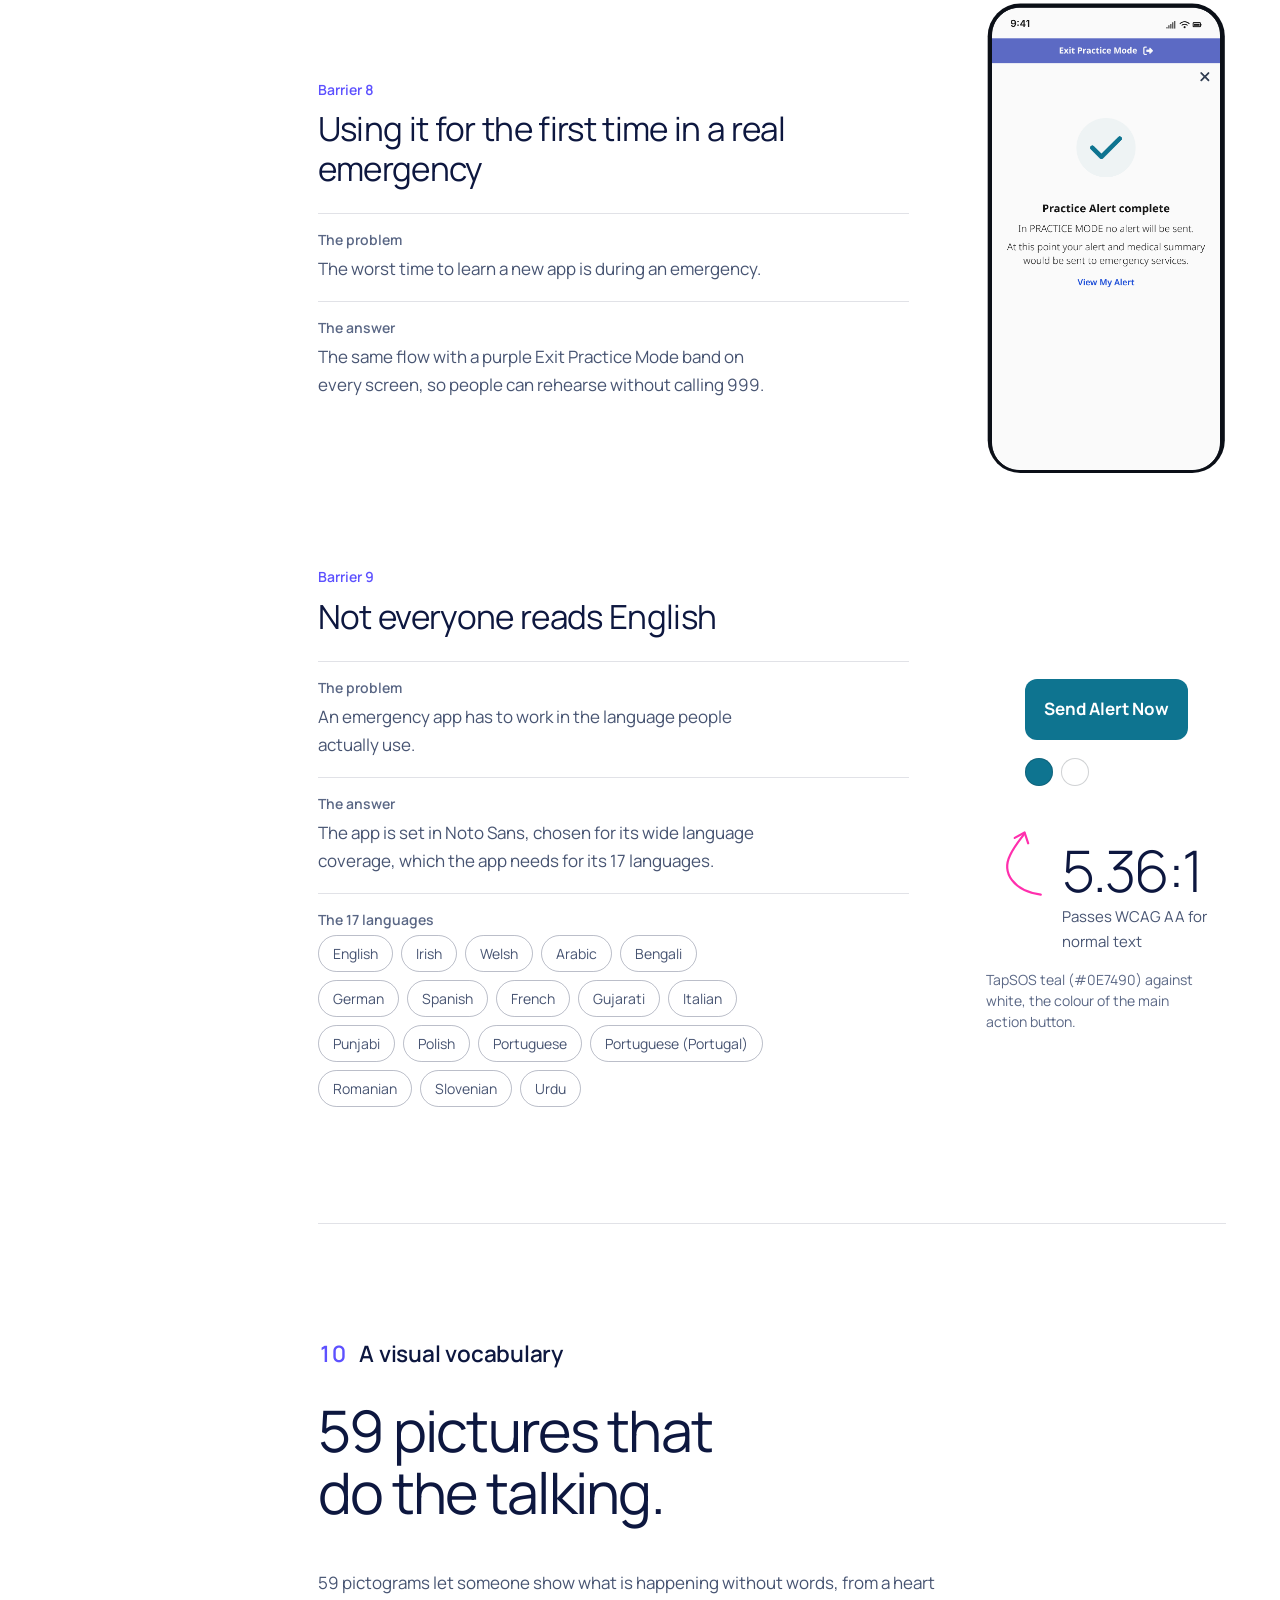
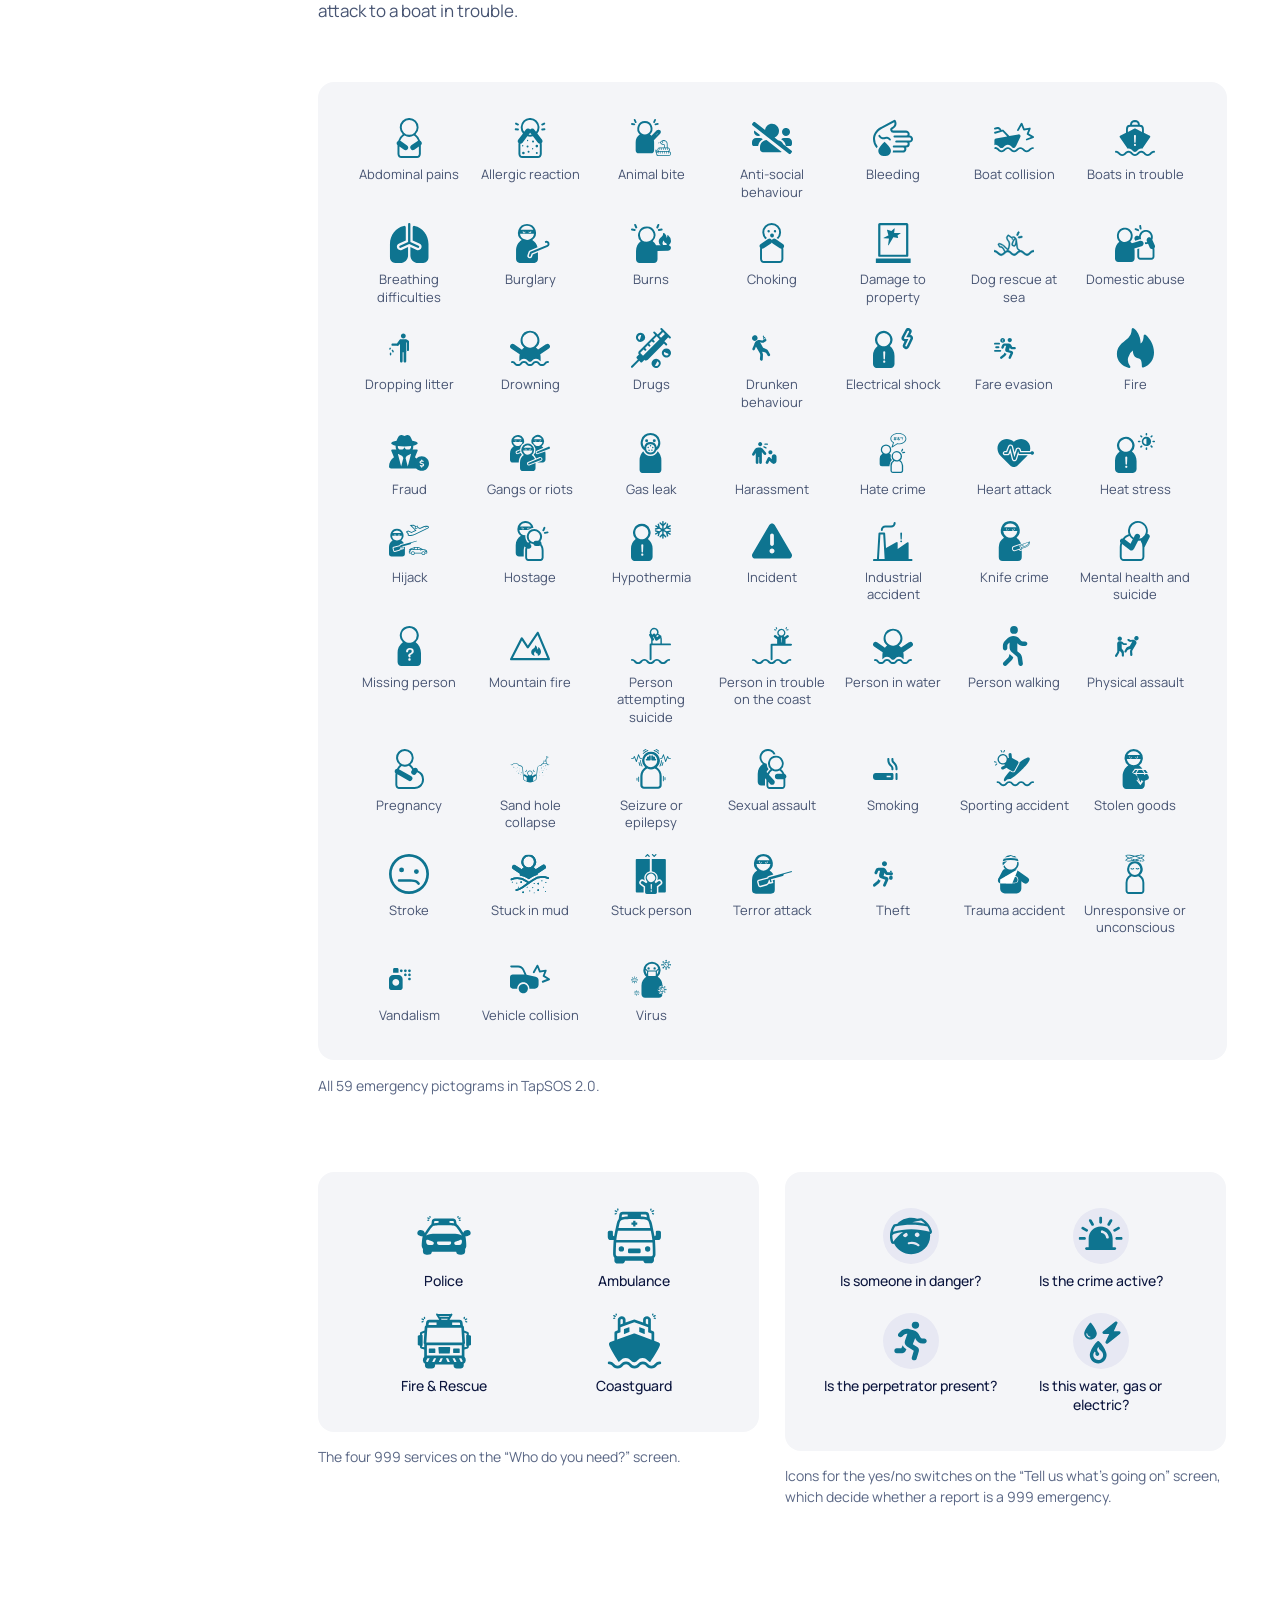
<file: tapsos.html>
<!doctype html>
<html lang="en-GB">
<head>
  <meta charset="utf-8">
  <meta name="viewport" content="width=device-width, initial-scale=1, viewport-fit=cover">
  <title>TapSOS case study, Ryan Walsh</title>
  <meta name="description" content="TapSOS: a free, accredited app that lets people contact the UK emergency services without speaking.">
  <meta name="theme-color" content="#131313">

  <meta property="og:type" content="article">
  <meta property="og:title" content="TapSOS, Ryan Walsh">
  <meta property="og:description" content="Designing a silent way to reach emergency services: TapSOS, a free, accredited app that lets people contact 999 in the UK without speaking.">
  <meta property="og:url" content="https://ryanwalsh.uk/tapsos">
  <meta property="og:image" content="https://ryanwalsh.uk/images/share/tapsos.png?v=1">
  <meta name="twitter:card" content="summary_large_image">

  <link rel="icon" href="favicon.svg?v=3" type="image/svg+xml">
  <link rel="preconnect" href="https://fonts.googleapis.com">
  <link rel="preconnect" href="https://fonts.gstatic.com" crossorigin>
  <link rel="stylesheet" href="https://fonts.googleapis.com/css2?family=Manrope:wght@200..800&display=swap">
  <link rel="stylesheet" href="css/styles.css?v=20261105b">
  <script src="js/main.js?v=20261029a" defer></script>

  <!-- Pieces only this case study uses. -->
  <style>
    /* The exact TapSOS teal from the portfolio pack (the site used a close guess). */
    :root { --tapsos-teal: #0e7490; }


    /* Intro sits on two lines on desktop: the full column width, with the size
       easing from 20px down to 18px as the column narrows. */
    @media (min-width: 900px) {
      .cs-hero__lead { max-width: none; font-size: clamp(18px, calc(1.5vw - 1.8px), 20px); }
    }
    /* The three core features, each set out as the answer to a problem people ran into. */
    /* Answer cards, laid out like the Together "Where AI fits" cards:
       a chip, a title, one line, and the problem as a footnote. */
    .tx-cards { display: grid; gap: 16px; margin-top: clamp(40px, 5vw, 64px); }
    .tx-card { display: flex; flex-direction: column; align-items: flex-start; padding: clamp(22px, 2.6vw, 30px); border-radius: var(--radius-media); background: #eef0fc; }
    .tx-card__chip { display: inline-flex; align-items: center; gap: 6px; padding: 4px 12px 4px 8px; border-radius: 999px; background: #e3e0ff; color: #4637d6; font-size: var(--text-sm); font-weight: 600; line-height: 1.3; }
    .tx-card__chip svg { flex: none; width: 16px; height: 16px; fill: none; stroke: currentColor; stroke-width: 1.8; stroke-linecap: round; stroke-linejoin: round; }
    .tx-card__title { margin-top: 14px; color: var(--paper); font-size: 1.125rem; font-weight: 600; }
    .tx-card__text { margin-top: 8px; color: var(--paper-soft); line-height: 1.6; }
    .tx-card__note { margin-top: auto; padding-top: 14px; color: var(--paper-faint); font-size: var(--text-sm); line-height: 1.5; }
    .tx-card__note span { font-weight: 600; }
    @media (min-width: 900px) { .tx-cards { grid-template-columns: repeat(3, minmax(0, 1fr)); } }
    /* Barrier → answer steps, each with its screen */
    .tx-steps { display: grid; gap: clamp(56px, 7vw, 104px); margin-top: clamp(48px, 6vw, 88px); }
    .tx-step { display: grid; gap: 28px var(--col-gap); align-items: center; }
    .tx-step__media img { display: block; width: 100%; max-width: 240px; height: auto; }
    /* The screen PNGs are solid rectangles with light corners outside the rounded
       phone frame and a thin light strip along the bottom. Clip just inside the
       frame's curve (same clip as the tilted wall) so none of it shows. */
    .tx-step__media img { clip-path: inset(0.5% 0.6% 0.6% 0.6% round 13.6% / 6.9%); }
    .tx-step__num { color: var(--accent); font-size: var(--text-sm); font-weight: 600; font-variant-numeric: tabular-nums; }
    .tx-step h3 { margin-top: 8px; font-size: var(--text-lg); font-weight: 400; letter-spacing: -0.02em; line-height: 1.2; }
    .tx-step dl { display: grid; gap: 18px; margin-top: 24px; }
    .tx-step dl > div { padding-top: 14px; border-top: 1px solid var(--line); }
    .tx-step dt { color: var(--paper-faint); font-size: var(--text-sm); font-weight: 600; }
    .tx-step dd { margin-top: 4px; max-width: 46ch; color: var(--paper-soft); }
    .tx-step .chips { margin-top: 4px; }
    @media (min-width: 760px) {
      .tx-step { grid-template-columns: minmax(0, 1fr) minmax(200px, 240px); column-gap: clamp(40px, 6vw, 96px); }
    }

    /* Icon sets */
    .tx-icons {
      display: grid;
      grid-template-columns: repeat(auto-fill, minmax(96px, 1fr));
      gap: 22px 10px;
      padding: clamp(20px, 3vw, 36px);
    }
    .tx-icons li { display: grid; justify-items: center; align-content: start; gap: 8px; text-align: center; color: var(--paper-soft); font-size: 0.8125rem; line-height: 1.35; }
    .tx-icons img { width: 40px; height: 40px; }
    .tx-icons--lg { grid-template-columns: repeat(2, minmax(0, 1fr)); }
    .tx-icons--lg li { color: var(--paper); font-size: var(--text-sm); font-weight: 500; }
    .tx-icons--lg img { width: 56px; height: 56px; }


    .tx-credit { margin-top: clamp(56px, 7vw, 96px); padding-top: 20px; border-top: 1px solid var(--line); color: var(--paper-soft); font-size: var(--text-sm); }
    .tx-credit a { color: inherit; }
    .tx-credit { max-width: 60ch; }
    .tx-step dd, .tx-credit, .cs-story .caption, .cs-story .prose p, .stat__text, .outcomes p { text-wrap: pretty; }
  </style>
</head>
<body id="top">

<div class="reading-progress" aria-hidden="true"></div>
<a class="skip-link" href="#main">Skip to content</a>

<header class="site-header site-header--light">
  <div class="wrap site-header__inner">
    <a class="wordmark" href="index.html">Ryan Walsh<span class="wordmark__stop" aria-hidden="true">.</span></a>
    <button class="nav-toggle" type="button" aria-expanded="false" aria-controls="site-nav">
      <span class="nav-toggle__open">Menu</span><span class="nav-toggle__close">Close</span>
    </button>
    <nav class="nav" id="site-nav" aria-label="Main">
      <ul class="nav__list">
        <li><a class="nav__link" href="index.html">Home</a></li>
        <li><a class="nav__link" href="index.html#work" aria-current="page">Work</a></li>
        <li><a class="nav__link" href="index.html#about">About me</a></li>
        <li><a class="nav__link" href="index.html#recommendations">Recommendations</a></li>
        <li><a class="nav__link" href="index.html#contact">Contact</a></li>
        <li><a class="nav__link" href="cv/ryanwalsh-2026-cv.pdf" target="_blank" rel="noopener">CV</a></li>
      </ul>
    </nav>
  </div>
</header>

<main id="main">

  <!-- ============ Hero ============ -->
  <div class="hero-band hero-band--light hero-band--cs">
  <header class="cs-hero wrap">
    <div class="grid">
      <p class="crumbs"><a href="index.html#work">Selected projects</a><span aria-hidden="true">/</span><span>TapSOS</span></p>

      <h1 class="cs-hero__heading">
        <span class="cs-hero__name">TapSOS</span>
        <span class="cs-hero__title">Designing a silent way to reach emergency services</span>
      </h1>

      <p class="cs-hero__lead">TapSOS is a free, accredited app that lets people contact the UK Police, Ambulance, Fire &amp; Rescue and Coastguard without speaking.</p>

      <dl class="facts">
        <div><dt>Role</dt><dd>End-to-end UX and UI</dd></div>
        <div><dt>Company</dt><dd>Inclutech</dd></div>
        <div><dt>Team</dt><dd>UX team of 2</dd></div>
        <div><dt>Release</dt><dd>TapSOS 2.0, August 2026</dd></div>
        <div><dt>Platform</dt><dd>iOS and Android</dd></div>
        <div><dt>Designed with</dt><dd>Deaf and disabled people</dd></div>
      </dl>
    </div>
  </header>
  </div>

  <div class="wrap cs-hero-media">
    <figure>
      <div class="media media--tapsos media--zoom" style="background: #e6e3ff" role="img" aria-label="The TapSOS Who do you need? screen, where people choose Police, Ambulance, Fire &amp; Rescue or Coastguard, tilted on a lilac background">
        <picture>
          <source media="(min-width: 900px)" srcset="images/tapsos/home-card-wide.jpg?v=2" width="2640" height="907">
          <img class="media__img" src="images/tapsos/home-card.jpg?v=2" alt="" width="1200" height="826">
        </picture>
      </div>
      <figcaption class="caption">Choosing who you need, the step after sharing your location. Rebuilt from the TapSOS 2.0 release.</figcaption>
    </figure>

    <nav class="agenda" aria-label="Case study parts">
      <a class="agenda__item" href="#background">
        <p class="agenda__title">What I did</p>
        <p class="agenda__desc">Why TapSOS 2.0 was needed, the problem, and who it was for.</p>
      </a>
      <a class="agenda__item" href="#discovery">
        <p class="agenda__title">How I worked</p>
        <p class="agenda__desc">Research, an accessibility-first process, and the design system.</p>
      </a>
      <a class="agenda__item" href="#testing">
        <p class="agenda__title">Impact and outcomes</p>
        <p class="agenda__desc">Testing with Deaf participants, results, and what I learned.</p>
      </a>
    </nav>
  </div>

  <!-- ============ Story ============ -->
  <div class="wrap cs-layout">

    <aside class="cs-index" aria-label="On this page">
      <div class="cs-index__group">
        <p class="cs-index__heading">What I did</p>
        <a href="#background"><span>01</span>Background</a>
        <a href="#problem"><span>02</span>The problem</a>
        <a href="#scale"><span>03</span>Who it leaves out</a>
      </div>
      <div class="cs-index__group">
        <p class="cs-index__heading">How I worked</p>
        <a href="#ai"><span>04</span>Where AI was used</a>
        <a href="#discovery"><span>05</span>Discovery</a>
        <a href="#accessibility"><span>06</span>Accessibility first</a>
        <a href="#system"><span>07</span>Sketch to system</a>
        <a href="#answer"><span>08</span>The answer</a>
        <a href="#barriers"><span>09</span>Barrier by barrier</a>
        <a href="#pictograms"><span>10</span>A visual vocabulary</a>
      </div>
      <div class="cs-index__group">
        <p class="cs-index__heading">Impact</p>
        <a href="#testing"><span>11</span>Testing</a>
        <a href="#impact"><span>12</span>What it achieved</a>
        <a href="#reflection"><span>13</span>Reflection</a>
      </div>
    </aside>

    <div class="cs-story">

      <!-- 01 -->
      <section class="cs-section" id="background" aria-labelledby="background-title">
        <p class="cs-section__tag"><span>01</span>Background</p>
        <h2 class="cs-h2" id="background-title">Help was on the way. People just couldn’t tell.</h2>

        <div class="split">
          <div class="prose">
            <p>The first version of TapSOS already let people send a 999 alert without speaking. But once it was sent, people were left with questions. Where did the alert go? Is anyone dealing with it? Is there an idea of when help will arrive?</p>
            <p>Without answers, people couldn’t be confident that help was actually on the way, which is the one thing they need to know in an emergency. TapSOS 2.0 set out to guide people through every step and reassure them that their alert had been received and was being handled.</p>
          </div>
          <div class="brief">
            <p class="brief__label">The brief</p>
            <p class="brief__text">A fast, safe, accessible alternative to a voice call that reduces stress while giving responders accurate information.</p>
          </div>
        </div>
      </section>

      <!-- 02 -->
      <section class="cs-section" id="problem" aria-labelledby="problem-title">
        <p class="cs-section__tag"><span>02</span>The problem</p>
        <h2 class="cs-h2" id="problem-title">Emergency services still assume you can speak.</h2>

        <div class="split">
          <div>
            <div class="prose">
              <p>Calling 999 usually means talking to a call handler: saying which service you need, where you are and what has happened. For people who are Deaf, have hearing loss or can’t speak, that first step is the barrier.</p>
              <p>It is also a barrier during a medical event, or anywhere that speaking out loud isn’t safe.</p>
            </div>
            <div class="brief">
              <p class="brief__label">What success meant</p>
              <p class="brief__text">Every person gets the service they need, without overcomplicating the steps to get there.</p>
            </div>
          </div>

          <div>
            <h3 class="cs-h3">What it needed to do</h3>
            <ul class="criteria">
              <li><svg class="pen pen--tick" data-draw style="--delay: 0.0s" viewBox="0 0 32 26" aria-hidden="true" focusable="false"><path pathLength="1" d="M3 14c3 2 6 5 8.5 9C15 14 21 7 30 2"/></svg>Let people contact help without speech</li>
              <li><svg class="pen pen--tick" data-draw style="--delay: 0.15s" viewBox="0 0 32 26" aria-hidden="true" focusable="false"><path pathLength="1" d="M3 13c3 3 5 6 8 10 4-9 10-15 19-21"/></svg>Cut cognitive load for people under pressure</li>
              <li><svg class="pen pen--tick" data-draw style="--delay: 0.3s" viewBox="0 0 32 26" aria-hidden="true" focusable="false"><path pathLength="1" d="M4 15c2 2 5 5 7 8 5-10 11-16 18-20"/></svg>Meet a range of communication needs</li>
              <li><svg class="pen pen--tick" data-draw style="--delay: 0.45s" viewBox="0 0 32 26" aria-hidden="true" focusable="false"><path pathLength="1" d="M3 14c3 2 6 5 8.5 9C15 14 21 7 30 2"/></svg>Scale through a growth-ready design system</li>
            </ul>
          </div>
        </div>
      </section>

      <!-- 03 -->
      <section class="cs-section" id="scale" aria-labelledby="scale-title">
        <p class="cs-section__tag"><span>03</span>Who it leaves out</p>
        <h2 class="cs-h2" id="scale-title">This isn’t an edge case.</h2>

        <div class="stats stats--pair">
          <div class="stat">
            <p class="stat__num">18m+</p>
            <p class="stat__text">people in the UK are deaf, have hearing loss or tinnitus.<sup>1</sup></p>
          </div>
          <div class="stat">
            <p class="stat__num">16m</p>
            <p class="stat__text">people in the UK, 24% of the population, are disabled.<sup>2</sup></p>
          </div>
          <div class="stat">
            <p class="stat__num">87,000</p>
            <p class="stat__text">Deaf people in the UK use British Sign Language, a language of its own, not signed English.<sup>3</sup></p>
          </div>
          <div class="stat">
            <p class="stat__num">2.3m</p>
            <p class="stat__text">adults in England and Wales experienced domestic abuse in a single year, one situation where a call can be unsafe.<sup>4</sup></p>
          </div>
        </div>

        <p class="sources">Sources: 1. RNID. 2. DWP, Family Resources Survey 2021 to 2022. 3. British Deaf Association. 4. ONS, Crime Survey for England and Wales, year ending March 2024.</p>
      </section>

      <!-- 04 -->
      <section class="cs-section" id="ai" aria-labelledby="ai-title">
        <p class="cs-section__tag"><span>04</span>Where AI was used</p>
        <h2 class="cs-h2" id="ai-title">Faster with AI. Shaped by the design team.</h2>
        <p class="cs-sub">Claude Code, Figma Make and Figma agents, guided by prompts written for the project and kept to the design system.</p>
        <div class="ai-map-wrap">
        <ol class="ai-map">
          <li class="ai-map__step ai-map__step--ai">
            <p class="ai-map__name"><span>01</span>Discovery</p>
            <span class="ai-chip"><svg viewBox="0 0 24 24" aria-hidden="true" focusable="false"><path d="M11 3.5l1.8 5.2 5.2 1.8-5.2 1.8L11 17.5l-1.8-5.2L4 10.5l5.2-1.8z"/><path d="M18.5 14.5l.7 1.8 1.8.7-1.8.7-.7 1.8-.7-1.8-1.8-.7 1.8-.7z"/></svg>AI-assisted</span>
            <p class="ai-map__text">AI grouped research notes into themes for affinity mapping.</p>
          </li>
          <li class="ai-map__step ai-map__step--ai">
            <p class="ai-map__name"><span>02</span>Accessibility</p>
            <span class="ai-chip"><svg viewBox="0 0 24 24" aria-hidden="true" focusable="false"><path d="M11 3.5l1.8 5.2 5.2 1.8-5.2 1.8L11 17.5l-1.8-5.2L4 10.5l5.2-1.8z"/><path d="M18.5 14.5l.7 1.8 1.8.7-1.8.7-.7 1.8-.7-1.8-1.8-.7 1.8-.7z"/></svg>AI-assisted</span>
            <p class="ai-map__text">AI ran first-pass accessibility checks.</p>
          </li>
          <li class="ai-map__step ai-map__step--ai">
            <p class="ai-map__name"><span>03</span>Design</p>
            <span class="ai-chip"><svg viewBox="0 0 24 24" aria-hidden="true" focusable="false"><path d="M11 3.5l1.8 5.2 5.2 1.8-5.2 1.8L11 17.5l-1.8-5.2L4 10.5l5.2-1.8z"/><path d="M18.5 14.5l.7 1.8 1.8.7-1.8.7-.7 1.8-.7-1.8-1.8-.7 1.8-.7z"/></svg>AI-assisted</span>
            <p class="ai-map__text">Figma Make and Figma agents, plus first-pass design-system checks.</p>
          </li>
          <li class="ai-map__step ai-map__step--ai">
            <p class="ai-map__name"><span>04</span>UX copy</p>
            <span class="ai-chip"><svg viewBox="0 0 24 24" aria-hidden="true" focusable="false"><path d="M11 3.5l1.8 5.2 5.2 1.8-5.2 1.8L11 17.5l-1.8-5.2L4 10.5l5.2-1.8z"/><path d="M18.5 14.5l.7 1.8 1.8.7-1.8.7-.7 1.8-.7-1.8-1.8-.7 1.8-.7z"/></svg>AI-assisted</span>
            <p class="ai-map__text">AI drafted UX copy and microcopy for me to edit.</p>
          </li>
          <li class="ai-map__step">
            <p class="ai-map__name"><span>05</span>Testing</p>
            <span class="ai-chip ai-chip--human">By me</span>
            <p class="ai-map__text">Usability testing with Deaf participants, alongside interpreters.</p>
          </li>
        </ol>
        </div>
      </section>

      <!-- 05 -->
      <section class="cs-section" id="discovery" aria-labelledby="discovery-title">
        <p class="cs-section__tag"><span>05</span>Discovery</p>
        <h2 class="cs-h2" id="discovery-title">Evidence-based decisions, not assumptions.</h2>
        <p class="cs-sub">Starting with where things actually went wrong for people, day to day.</p>

        <div class="prose" style="margin-top: clamp(28px, 3.5vw, 48px)">
          <p>Research began by finding where the real problems were: what people ran into in everyday life, and the obstacles they faced when they needed help. One came up again and again: there was little guidance on how to ask for help without using your voice.</p>
        </div>

        <dl class="activities">
          <div><dt>User research and journey mapping</dt><dd>Understanding real moments of crisis, and where a voice call fails people.</dd></div>
          <div><dt>Competitor analysis</dt><dd>Direct and indirect, mapping what exists and where the gaps are.</dd></div>
          <div><dt>Affinity mapping</dt><dd>Clustering findings into the themes that shaped priorities.</dd></div>
          <div><dt>Site maps and storyboards</dt><dd>Sketching structure and scenarios before opening Figma.</dd></div>
          <div><dt>Collaborative teamwork</dt><dd>Bringing the wider team into the problem to align early.</dd></div>
          <div><dt>Defined success criteria</dt><dd>Clear measures, so design choices could be judged rather than debated.</dd></div>
        </dl>
      </section>

      <!-- 06 -->
      <section class="cs-section" id="accessibility" aria-labelledby="accessibility-title">
        <p class="cs-section__tag"><span>06</span>Accessibility first</p>
        <h2 class="cs-h2" id="accessibility-title">Accessibility was not an afterthought.</h2>

        <div class="prose" style="margin-top: clamp(28px, 3.5vw, 48px)">
          <p>Accessibility was treated as a core design priority rather than a final check. Every decision was made to reduce barriers and help people act quickly and confidently when it mattered most.</p>
        </div>
        <dl class="principles" style="margin-top: 32px">
          <div><dt>Colour contrast</dt><dd>Legible for people with visual impairments, checked against WCAG with Stark.</dd></div>
          <div><dt>Type</dt><dd>Sized and spaced to scan quickly under stress.</dd></div>
          <div><dt>Touch targets</dt><dd>Generous, for people with limited dexterity.</dd></div>
          <div><dt>Simple choices</dt><dd>Each screen stripped back to as few decisions as possible.</dd></div>
          <div><dt>Status indicators</dt><dd>Reassurance that an action actually completed, the gap TapSOS 1.0 left open.</dd></div>
        </dl>
      </section>

      <!-- 07 -->
      <section class="cs-section" id="system" aria-labelledby="system-title">
        <p class="cs-section__tag"><span>07</span>Sketch to system</p>
        <h2 class="cs-h2" id="system-title">From lo-fi wireframes to a scalable design system.</h2>

        <div class="prose" style="margin-top: clamp(28px, 3.5vw, 48px)">
          <p>I moved from lo-fi wireframes through mid-fidelity flows to interactive prototypes, simplifying the interactions and the hierarchy with each pass.</p>
          <p>Colours, type, spacing, components and interaction patterns were defined early, so the product stayed consistent, accessible and ready to grow.</p>
        </div>

        <h3 class="cs-h3" style="margin-top: 32px">System foundations</h3>
        <ul class="chips">
          <li>Type scale</li><li>Spacing</li><li>Colour tokens</li><li>Navigation</li>
          <li>Buttons</li><li>Input fields</li><li>Status states</li><li>Avatars</li>
        </ul>
      </section>

      <!-- 08 -->
      <section class="cs-section" id="answer" aria-labelledby="answer-title">
        <p class="cs-section__tag"><span>08</span>The answer</p>
        <h2 class="cs-h2" id="answer-title">Replace the call with pictures and short questions.</h2>

        <div class="prose" style="margin-top: clamp(28px, 3.5vw, 48px)">
          <p>Users choose the service they need, confirm their location and describe the emergency with pictures and short questions. The alert reaches a BT 999 handler through the emergencySMS service.</p>
        </div>

        <ul class="tx-cards">
          <li class="tx-card">
            <span class="tx-card__chip"><svg viewBox="0 0 24 24" aria-hidden="true" focusable="false"><path d="M22 2 11 13"/><path d="M22 2 15 22l-4-9-9-4z"/></svg>The answer</span>
            <h3 class="tx-card__title">Alerting flow</h3>
            <p class="tx-card__text">Location, service, then what is happening, told with pictograms and yes/no questions.</p>
            <p class="tx-card__note"><span>The problem:</span> You can’t tell a call handler where you are or what’s happening.</p>
          </li>
          <li class="tx-card">
            <span class="tx-card__chip"><svg viewBox="0 0 24 24" aria-hidden="true" focusable="false"><rect x="3" y="3" width="18" height="18" rx="5"/><path d="M12 8v8M8 12h8"/></svg>The answer</span>
            <h3 class="tx-card__title">Medical profile</h3>
            <p class="tx-card__text">Blood group, conditions, medication and allergies are sent with each alert.</p>
            <p class="tx-card__note"><span>The problem:</span> You can’t explain your conditions, medication or allergies.</p>
          </li>
          <li class="tx-card">
            <span class="tx-card__chip"><svg viewBox="0 0 24 24" aria-hidden="true" focusable="false"><path d="M21 4v6h-6"/><path d="M3 20v-6h6"/><path d="M5.5 9a8 8 0 0 1 13.2-3L21 10M3 14l2.3 4a8 8 0 0 0 13.2-3"/></svg>The answer</span>
            <h3 class="tx-card__title">Practice mode</h3>
            <p class="tx-card__text">Rehearse a full alert without contacting 999.</p>
            <p class="tx-card__note"><span>The problem:</span> An emergency is the worst time to use an app for the first time.</p>
          </li>
        </ul>
      </section>

      <!-- 09 -->
      <section class="cs-section" id="barriers" aria-labelledby="barriers-title">
        <p class="cs-section__tag"><span>09</span>Barrier by barrier</p>
        <h2 class="cs-h2" id="barriers-title">Everything a call handler would ask, answered without speaking.</h2>
        <p class="cs-sub">Each step of a 999 call becomes a screen, in the order a handler would need it.</p>

        <div class="tx-steps">

          <article class="tx-step">
            <div>
              <p class="tx-step__num">Barrier 1</p>
              <h3>Saying where you are</h3>
              <dl>
                <div><dt>The problem</dt><dd>A handler needs your location first, and you can’t tell them.</dd></div>
                <div><dt>The answer</dt><dd>The phone’s location is shown on a map with the street address. One tap confirms it, or Edit lets the user move the pin.</dd></div>
              </dl>
            </div>
            <figure class="tx-step__media"><img src="images/tapsos/screens/999-alert-02-where-are-you.png" alt="Where are you? screen showing a map and a street address with Yes and Edit buttons" width="948" height="1875" loading="lazy"></figure>
          </article>

          <article class="tx-step">
            <div>
              <p class="tx-step__num">Barrier 2</p>
              <h3>Asking for the right service</h3>
              <dl>
                <div><dt>The problem</dt><dd>On a call, you would say which service you need.</dd></div>
                <div><dt>The answer</dt><dd>All four UK 999 services in a two-by-two grid of large, pictured buttons.</dd></div>
              </dl>
            </div>
            <figure class="tx-step__media"><img src="images/tapsos/screens/999-alert-03-who-do-you-need.png" alt="Who do you need? screen with Police, Ambulance, Fire &amp; Rescue and Coastguard buttons" width="948" height="1875" loading="lazy"></figure>
          </article>

          <article class="tx-step">
            <div>
              <p class="tx-step__num">Barrier 3</p>
              <h3>Describing what is happening</h3>
              <dl>
                <div><dt>The problem</dt><dd>Explaining an emergency normally takes words.</dd></div>
                <div><dt>The answer</dt><dd>A list of pictured emergencies for the chosen service. Ambulance has 21, and there are 59 pictograms across the app.</dd></div>
              </dl>
            </div>
            <figure class="tx-step__media"><img src="images/tapsos/screens/999-alert-04-what-is-the-emergency.png" alt="What is the emergency? screen listing pictured emergencies" width="948" height="1875" loading="lazy"></figure>
          </article>

          <article class="tx-step">
            <div>
              <p class="tx-step__num">Barrier 4</p>
              <h3>Choosing the wrong thing by mistake</h3>
              <dl>
                <div><dt>The problem</dt><dd>On a call, a handler can check they’ve understood you. A screen can’t, unless it asks.</dd></div>
                <div><dt>The answer</dt><dd>The chosen pictogram is shown back at a larger size, so a mis-tap is easy to catch.</dd></div>
              </dl>
            </div>
            <figure class="tx-step__media"><img src="images/tapsos/screens/999-alert-05-check-the-choice.png" alt="Confirmation asking You have selected Breathing difficulties. Is this correct? with No and Yes" width="948" height="1875" loading="lazy"></figure>
          </article>

          <article class="tx-step">
            <div>
              <p class="tx-step__num">Barrier 5</p>
              <h3>Answering the handler’s questions</h3>
              <dl>
                <div><dt>The problem</dt><dd>A handler asks follow-up questions to judge how serious it is.</dd></div>
                <div><dt>The answer</dt><dd>The questions a 999 handler would ask, answered with Yes, No or Not sure. Breathing, bleeding, then awake. Blood group, conditions, medication and allergies are sent with each alert.</dd></div>
              </dl>
            </div>
            <figure class="tx-step__media"><img src="images/tapsos/screens/999-alert-06-triage-questions.png" alt="Triage question Is everyone breathing? with Yes, No and Not sure" width="948" height="1875" loading="lazy"></figure>
          </article>

          <article class="tx-step">
            <div>
              <p class="tx-step__num">Barrier 6</p>
              <h3>Knowing it’s right before it goes</h3>
              <dl>
                <div><dt>The problem</dt><dd>Without a conversation, there’s no moment to go back over what you’ve said.</dd></div>
                <div><dt>The answer</dt><dd>One summary card of location, service and emergency, with a clear last chance to edit before sending.</dd></div>
              </dl>
            </div>
            <figure class="tx-step__media"><img src="images/tapsos/screens/999-alert-07-review-and-send.png" alt="Review &amp; Send screen with a summary card and a Send Alert Now button" width="948" height="1875" loading="lazy"></figure>
          </article>

          <article class="tx-step">
            <div>
              <p class="tx-step__num">Barrier 7</p>
              <h3>Knowing help is coming</h3>
              <dl>
                <div><dt>The problem</dt><dd>A call ends with a voice telling you what happens next. A silent alert needs its own reassurance.</dd></div>
                <div><dt>The answer</dt><dd>A calm confirmation, links to what was sent, and a one-tap way to tell emergency contacts.</dd></div>
              </dl>
            </div>
            <figure class="tx-step__media"><img src="images/tapsos/screens/999-alert-08-alert-complete.png" alt="Emergency Alert complete screen with links to view the alert, the medical summary and notify emergency contacts" width="948" height="1875" loading="lazy"></figure>
          </article>

          <article class="tx-step">
            <div>
              <p class="tx-step__num">Barrier 8</p>
              <h3>Using it for the first time in a real emergency</h3>
              <dl>
                <div><dt>The problem</dt><dd>The worst time to learn a new app is during an emergency.</dd></div>
                <div><dt>The answer</dt><dd>The same flow with a purple Exit Practice Mode band on every screen, so people can rehearse without calling 999.</dd></div>
              </dl>
            </div>
            <figure class="tx-step__media"><img src="images/tapsos/screens/999-alert-09-practice-mode.png" alt="Practice Alert complete screen with a purple Exit Practice Mode band" width="948" height="1875" loading="lazy"></figure>
          </article>

          <article class="tx-step">
            <div>
              <p class="tx-step__num">Barrier 9</p>
              <h3>Not everyone reads English</h3>
              <dl>
                <div><dt>The problem</dt><dd>An emergency app has to work in the language people actually use.</dd></div>
                <div><dt>The answer</dt><dd>The app is set in Noto Sans, chosen for its wide language coverage, which the app needs for its 17 languages.</dd></div>
                <div><dt>The 17 languages</dt><dd><ul class="chips"><li>English</li><li>Irish</li><li>Welsh</li><li>Arabic</li><li>Bengali</li><li>German</li><li>Spanish</li><li>French</li><li>Gujarati</li><li>Italian</li><li>Punjabi</li><li>Polish</li><li>Portuguese</li><li>Portuguese (Portugal)</li><li>Romanian</li><li>Slovenian</li><li>Urdu</li></ul></dd></div>
              </dl>
            </div>
            <figure class="specimen tx-step__media">
              <div class="specimen__card">
                <span class="specimen__button">Send Alert Now</span>
                <span class="specimen__swatches" aria-hidden="true"><span style="background: var(--tapsos-teal)"></span><span style="background: #ffffff"></span></span>
              </div>
              <div class="specimen__note">
                <svg class="pen" data-draw viewBox="0 0 60 80" aria-hidden="true" focusable="false"><path pathLength="1" d="M52 74C22 70 8 50 18 30c6-12 12-18 16-24"/><path pathLength="1" d="M23 11l11-6 4 12"/></svg>
                <p><span class="specimen__ratio">5.36:1</span><span class="specimen__verdict">Passes WCAG AA for normal text</span></p>
              </div>
              <figcaption class="caption">TapSOS teal (#0E7490) against white, the colour of the main action button.</figcaption>
            </figure>
          </article>

        </div>
      </section>

      <!-- 10 -->
      <section class="cs-section" id="pictograms" aria-labelledby="pictograms-title">
        <p class="cs-section__tag"><span>10</span>A visual vocabulary</p>
        <h2 class="cs-h2" id="pictograms-title">59 pictures that do the talking.</h2>

        <div class="prose" style="margin-top: clamp(28px, 3.5vw, 48px)">
          <p>59 pictograms let someone show what is happening without words, from a heart attack to a boat in trouble.</p>
        </div>

        <figure style="margin-top: clamp(36px, 4.5vw, 64px)">
          <div class="media media--paper">
            <ul class="tx-icons">
            <li><img src="images/tapsos/pictograms/abdominal_pains.svg" alt="" width="42" height="42" loading="lazy"><span>Abdominal pains</span></li>
            <li><img src="images/tapsos/pictograms/allergic_reaction.svg" alt="" width="42" height="42" loading="lazy"><span>Allergic reaction</span></li>
            <li><img src="images/tapsos/pictograms/animal_bite.svg" alt="" width="42" height="42" loading="lazy"><span>Animal bite</span></li>
            <li><img src="images/tapsos/pictograms/anti_social_behaviour.svg" alt="" width="42" height="42" loading="lazy"><span>Anti-social behaviour</span></li>
            <li><img src="images/tapsos/pictograms/bleeding.svg" alt="" width="42" height="42" loading="lazy"><span>Bleeding</span></li>
            <li><img src="images/tapsos/pictograms/boat_collision.svg" alt="" width="42" height="42" loading="lazy"><span>Boat collision</span></li>
            <li><img src="images/tapsos/pictograms/boats_in_trouble.svg" alt="" width="42" height="42" loading="lazy"><span>Boats in trouble</span></li>
            <li><img src="images/tapsos/pictograms/breathing_difficulties.svg" alt="" width="42" height="42" loading="lazy"><span>Breathing difficulties</span></li>
            <li><img src="images/tapsos/pictograms/burglary.svg" alt="" width="42" height="42" loading="lazy"><span>Burglary</span></li>
            <li><img src="images/tapsos/pictograms/burns.svg" alt="" width="42" height="42" loading="lazy"><span>Burns</span></li>
            <li><img src="images/tapsos/pictograms/choking.svg" alt="" width="42" height="42" loading="lazy"><span>Choking</span></li>
            <li><img src="images/tapsos/pictograms/damage_to_property.svg" alt="" width="42" height="42" loading="lazy"><span>Damage to property</span></li>
            <li><img src="images/tapsos/pictograms/dog_rescue_at_sea.svg?v=2" alt="" width="42" height="42" loading="lazy"><span>Dog rescue at sea</span></li>
            <li><img src="images/tapsos/pictograms/domestic_abuse.svg" alt="" width="42" height="42" loading="lazy"><span>Domestic abuse</span></li>
            <li><img src="images/tapsos/pictograms/dropping_litter.svg" alt="" width="42" height="42" loading="lazy"><span>Dropping litter</span></li>
            <li><img src="images/tapsos/pictograms/drowning.svg" alt="" width="42" height="42" loading="lazy"><span>Drowning</span></li>
            <li><img src="images/tapsos/pictograms/drugs.svg" alt="" width="42" height="42" loading="lazy"><span>Drugs</span></li>
            <li><img src="images/tapsos/pictograms/drunken_behaviour.svg" alt="" width="42" height="42" loading="lazy"><span>Drunken behaviour</span></li>
            <li><img src="images/tapsos/pictograms/electrical_shock.svg" alt="" width="42" height="42" loading="lazy"><span>Electrical shock</span></li>
            <li><img src="images/tapsos/pictograms/fare_evasion.svg" alt="" width="42" height="42" loading="lazy"><span>Fare evasion</span></li>
            <li><img src="images/tapsos/pictograms/fire.svg" alt="" width="42" height="42" loading="lazy"><span>Fire</span></li>
            <li><img src="images/tapsos/pictograms/fraud.svg" alt="" width="42" height="42" loading="lazy"><span>Fraud</span></li>
            <li><img src="images/tapsos/pictograms/gangs_or_riots.svg" alt="" width="42" height="42" loading="lazy"><span>Gangs or riots</span></li>
            <li><img src="images/tapsos/pictograms/gas_leak.svg" alt="" width="42" height="42" loading="lazy"><span>Gas leak</span></li>
            <li><img src="images/tapsos/pictograms/harassment.svg" alt="" width="42" height="42" loading="lazy"><span>Harassment</span></li>
            <li><img src="images/tapsos/pictograms/hate_crime.svg" alt="" width="42" height="42" loading="lazy"><span>Hate crime</span></li>
            <li><img src="images/tapsos/pictograms/heart_attack.svg" alt="" width="42" height="42" loading="lazy"><span>Heart attack</span></li>
            <li><img src="images/tapsos/pictograms/heat_stress.svg" alt="" width="42" height="42" loading="lazy"><span>Heat stress</span></li>
            <li><img src="images/tapsos/pictograms/hijack.svg" alt="" width="42" height="42" loading="lazy"><span>Hijack</span></li>
            <li><img src="images/tapsos/pictograms/hostage.svg" alt="" width="42" height="42" loading="lazy"><span>Hostage</span></li>
            <li><img src="images/tapsos/pictograms/hypothermia.svg" alt="" width="42" height="42" loading="lazy"><span>Hypothermia</span></li>
            <li><img src="images/tapsos/pictograms/incident.svg" alt="" width="42" height="42" loading="lazy"><span>Incident</span></li>
            <li><img src="images/tapsos/pictograms/industrial_accident.svg" alt="" width="42" height="42" loading="lazy"><span>Industrial accident</span></li>
            <li><img src="images/tapsos/pictograms/knife_crime.svg" alt="" width="42" height="42" loading="lazy"><span>Knife crime</span></li>
            <li><img src="images/tapsos/pictograms/mental_health_and_suicide.svg" alt="" width="42" height="42" loading="lazy"><span>Mental health and suicide</span></li>
            <li><img src="images/tapsos/pictograms/missing_person.svg" alt="" width="42" height="42" loading="lazy"><span>Missing person</span></li>
            <li><img src="images/tapsos/pictograms/mountain_fire.svg" alt="" width="42" height="42" loading="lazy"><span>Mountain fire</span></li>
            <li><img src="images/tapsos/pictograms/person_attempting_suicide.svg" alt="" width="42" height="42" loading="lazy"><span>Person attempting suicide</span></li>
            <li><img src="images/tapsos/pictograms/person_in_trouble_on_coast.svg" alt="" width="42" height="42" loading="lazy"><span>Person in trouble on the coast</span></li>
            <li><img src="images/tapsos/pictograms/person_in_water.svg" alt="" width="42" height="42" loading="lazy"><span>Person in water</span></li>
            <li><img src="images/tapsos/pictograms/person_walking.svg?v=2" alt="" width="42" height="42" loading="lazy"><span>Person walking</span></li>
            <li><img src="images/tapsos/pictograms/physical_assault.svg" alt="" width="42" height="42" loading="lazy"><span>Physical assault</span></li>
            <li><img src="images/tapsos/pictograms/pregnancy.svg" alt="" width="42" height="42" loading="lazy"><span>Pregnancy</span></li>
            <li><img src="images/tapsos/pictograms/sand_hole_collapse.svg" alt="" width="42" height="42" loading="lazy"><span>Sand hole collapse</span></li>
            <li><img src="images/tapsos/pictograms/seizure_epilepsy.svg" alt="" width="42" height="42" loading="lazy"><span>Seizure or epilepsy</span></li>
            <li><img src="images/tapsos/pictograms/sexual_assault.svg" alt="" width="42" height="42" loading="lazy"><span>Sexual assault</span></li>
            <li><img src="images/tapsos/pictograms/smoking.svg" alt="" width="42" height="42" loading="lazy"><span>Smoking</span></li>
            <li><img src="images/tapsos/pictograms/sporting_accident.svg" alt="" width="42" height="42" loading="lazy"><span>Sporting accident</span></li>
            <li><img src="images/tapsos/pictograms/stolen_goods.svg" alt="" width="42" height="42" loading="lazy"><span>Stolen goods</span></li>
            <li><img src="images/tapsos/pictograms/stroke.svg" alt="" width="42" height="42" loading="lazy"><span>Stroke</span></li>
            <li><img src="images/tapsos/pictograms/stuck_in_mud.svg" alt="" width="42" height="42" loading="lazy"><span>Stuck in mud</span></li>
            <li><img src="images/tapsos/pictograms/stuck_person.svg" alt="" width="42" height="42" loading="lazy"><span>Stuck person</span></li>
            <li><img src="images/tapsos/pictograms/terror_attack.svg" alt="" width="42" height="42" loading="lazy"><span>Terror attack</span></li>
            <li><img src="images/tapsos/pictograms/theft.svg" alt="" width="42" height="42" loading="lazy"><span>Theft</span></li>
            <li><img src="images/tapsos/pictograms/trauma_accident.svg" alt="" width="42" height="42" loading="lazy"><span>Trauma accident</span></li>
            <li><img src="images/tapsos/pictograms/unresponsive_unconscious.svg" alt="" width="42" height="42" loading="lazy"><span>Unresponsive or unconscious</span></li>
            <li><img src="images/tapsos/pictograms/vandalism.svg" alt="" width="42" height="42" loading="lazy"><span>Vandalism</span></li>
            <li><img src="images/tapsos/pictograms/vehicle_collision.svg" alt="" width="42" height="42" loading="lazy"><span>Vehicle collision</span></li>
            <li><img src="images/tapsos/pictograms/virus.svg" alt="" width="42" height="42" loading="lazy"><span>Virus</span></li>
            </ul>
          </div>
          <figcaption class="caption">All 59 emergency pictograms in TapSOS 2.0.</figcaption>
        </figure>

        <div class="figure-pair figure-pair--even">
          <figure>
            <div class="media media--paper">
              <ul class="tx-icons tx-icons--lg">
                <li><img src="images/tapsos/services/police.svg" alt="" width="56" height="56">Police</li>
                <li><img src="images/tapsos/services/ambulance.svg" alt="" width="56" height="56">Ambulance</li>
                <li><img src="images/tapsos/services/fire_rescue.svg" alt="" width="56" height="56">Fire &amp; Rescue</li>
                <li><img src="images/tapsos/services/coastguard.svg" alt="" width="56" height="56">Coastguard</li>
              </ul>
            </div>
            <figcaption class="caption">The four 999 services on the “Who do you need?” screen.</figcaption>
          </figure>
          <figure>
            <div class="media media--paper">
              <ul class="tx-icons tx-icons--lg">
                <li><img src="images/tapsos/questions/isSomeoneInDanger.svg" alt="" width="56" height="56">Is someone in danger?</li>
                <li><img src="images/tapsos/questions/isCrimeActive.svg" alt="" width="56" height="56">Is the crime active?</li>
                <li><img src="images/tapsos/questions/isThePerpetratorPresent.svg" alt="" width="56" height="56">Is the perpetrator present?</li>
                <li><img src="images/tapsos/questions/isThisWaterGasElectric.svg" alt="" width="56" height="56">Is this water, gas or electric?</li>
              </ul>
            </div>
            <figcaption class="caption">Icons for the yes/no switches on the “Tell us what’s going on” screen, which decide whether a report is a 999 emergency.</figcaption>
          </figure>
        </div>
      </section>

      <!-- 11 -->
      <section class="cs-section" id="testing" aria-labelledby="testing-title">
        <p class="cs-section__tag"><span>11</span>Testing</p>
        <h2 class="cs-h2" id="testing-title">Testing with the people it’s for.</h2>

        <div class="prose" style="margin-top: clamp(28px, 3.5vw, 48px)">
          <p>We tested the high-fidelity designs in person and remotely, over several rounds, with members of the Deaf community and people with a range of communication needs, working alongside interpreters. Each round looked at a different part of the app: some people went through onboarding, some sent an alert, and others practised sending one.</p>
          <p>Testing was shared between me and the other designer. For one round I planned the sessions and wrote up the findings; in others I ran the sessions. It was good to get experience in every part of testing.</p>
        </div>

        <ul class="tx-cards">
          <li class="tx-card">
            <span class="tx-card__chip"><svg viewBox="0 0 24 24" aria-hidden="true" focusable="false"><path d="M21 4v6h-6"/><path d="M3 20v-6h6"/><path d="M5.5 9a8 8 0 0 1 13.2-3L21 10M3 14l2.3 4a8 8 0 0 0 13.2-3"/></svg>What changed</span>
            <h3 class="tx-card__title">Practice mode you can’t miss</h3>
            <p class="tx-card__text">A purple Exit Practice Mode band on every practice screen, so a rehearsal never looks like the real thing.</p>
            <p class="tx-card__note"><span>What we saw:</span> People weren’t sure whether they were in practice mode or sending a real alert.</p>
          </li>
          <li class="tx-card">
            <span class="tx-card__chip"><svg viewBox="0 0 24 24" aria-hidden="true" focusable="false"><path d="M22 2 11 13"/><path d="M22 2 15 22l-4-9-9-4z"/></svg>What changed</span>
            <h3 class="tx-card__title">Words and pictures that match the task</h3>
            <p class="tx-card__text">Wording and pictograms reworked so each screen says, and shows, exactly what it needs from the person.</p>
            <p class="tx-card__note"><span>What we saw:</span> Some wording and pictures didn’t match what the screen was asking people to do.</p>
          </li>
          <li class="tx-card">
            <span class="tx-card__chip"><svg viewBox="0 0 24 24" aria-hidden="true" focusable="false"><rect x="3" y="3" width="18" height="18" rx="5"/><path d="M12 8v8M8 12h8"/></svg>What changed</span>
            <h3 class="tx-card__title">One clear next step</h3>
            <p class="tx-card__text">Each screen stripped back to as few decisions as possible, with one clear action to move on.</p>
            <p class="tx-card__note"><span>What we saw:</span> People stopped partway through an alert, unsure what to tap next.</p>
          </li>
        </ul>

        <p class="pull">An emergency app for Deaf and disabled people only works if it’s shaped by them, so each round of testing changed the design.</p>
      </section>

      <!-- 12 -->
      <section class="cs-section" id="impact" aria-labelledby="impact-title">
        <p class="cs-section__tag"><span>12</span>What it achieved</p>
        <h2 class="cs-h2" id="impact-title">A silent route to every UK 999 service.</h2>

        <ul class="outcomes">
          <li><p class="outcomes__num">1st</p><h3>Accredited for all four services</h3><p>TapSOS was the first 999 app accredited to reach all four UK emergency services.</p></li>
          <li><p class="outcomes__num">4</p><h3>Services, without speaking</h3><p>Police, Ambulance, Fire &amp; Rescue and Coastguard, with the alert reaching a BT 999 handler through the emergencySMS service.</p></li>
          <li><p class="outcomes__num">17</p><h3>Languages</h3><p>From English, Irish and Welsh to Arabic, Punjabi and Urdu.</p></li>
          <li><p class="outcomes__num">Free</p><h3>For everyone who needs it</h3><p>TapSOS is a free app, live on the App Store and Google Play.</p></li>
        </ul>

        <h3 class="cs-h3" style="margin-top: clamp(48px, 6vw, 72px)">What the design work changed</h3>
        <dl class="principles">
          <div><dt>A clearer emergency journey</dt><dd>Testing and iteration removed ambiguity around the key actions.</dd></div>
          <div><dt>More accessible interaction</dt><dd>Accessibility requirements shaped the hierarchy, interaction states and navigation.</dd></div>
          <div><dt>Validated with the people it’s for</dt><dd>The experience was tested with members of the Deaf community.</dd></div>
          <div><dt>A scalable foundation</dt><dd>Reusable patterns kept the product consistent as it grew.</dd></div>
        </dl>
      </section>

      <!-- 13 -->
      <section class="cs-section cs-reflection" id="reflection" aria-labelledby="reflection-title">
        <p class="cs-section__tag"><span>13</span>Reflection</p>
        <h2 class="cs-h2" id="reflection-title">Designing beyond the interface, and letting evidence lead.</h2>
        <div class="prose">
          <p>TapSOS strengthened my understanding of accessibility, collaborative product development and evidence-based design. It showed the value of validating decisions through continuous feedback from the people who rely on the product, rather than relying on assumptions.</p>
          <p>The biggest lesson came from TapSOS 1.0 itself: sending the alert is only half the job. In an emergency, people need to know their message arrived and that help is on the way.</p>
        </div>

        <p class="tx-credit">TapSOS is a product of Inclutech Ltd (<a href="https://inclutech.co" target="_blank" rel="noopener">inclutech.co</a>). Assets shown with permission. Screens are rebuilt from the production TapSOS 2.0 app, with fictional people and places and illustrative maps.</p>
      </section>


      <section class="cs-next" aria-labelledby="next-title">
        <p class="cs-next__kicker">Next project</p>
        <h2 class="cs-next__title" id="next-title">Together</h2>
        <p class="cs-next__status">Designing AI for healthcare: where it helps, and where it stops.</p>
        <a class="button" href="together.html">View case study</a>
      </section>

    </div>
  </div>

</main>

<footer class="site-footer">
  <div class="wrap">
    <div class="site-footer__inner">
      <p>© <span data-year>2026</span> Ryan Walsh · Belfast</p>
      <ul class="site-footer__links" aria-label="Contact">
        <li><a href="https://www.linkedin.com/in/ryanwalshh/" target="_blank" rel="noopener">LinkedIn</a></li>
        <li><a href="mailto:ryanjameswalsh@hotmail.com">Email</a></li>
        <li><a href="cv/ryanwalsh-2026-cv.pdf" target="_blank" rel="noopener">CV</a></li>
      </ul>
    </div>
  </div>
</footer>

</body>
</html>
</file>
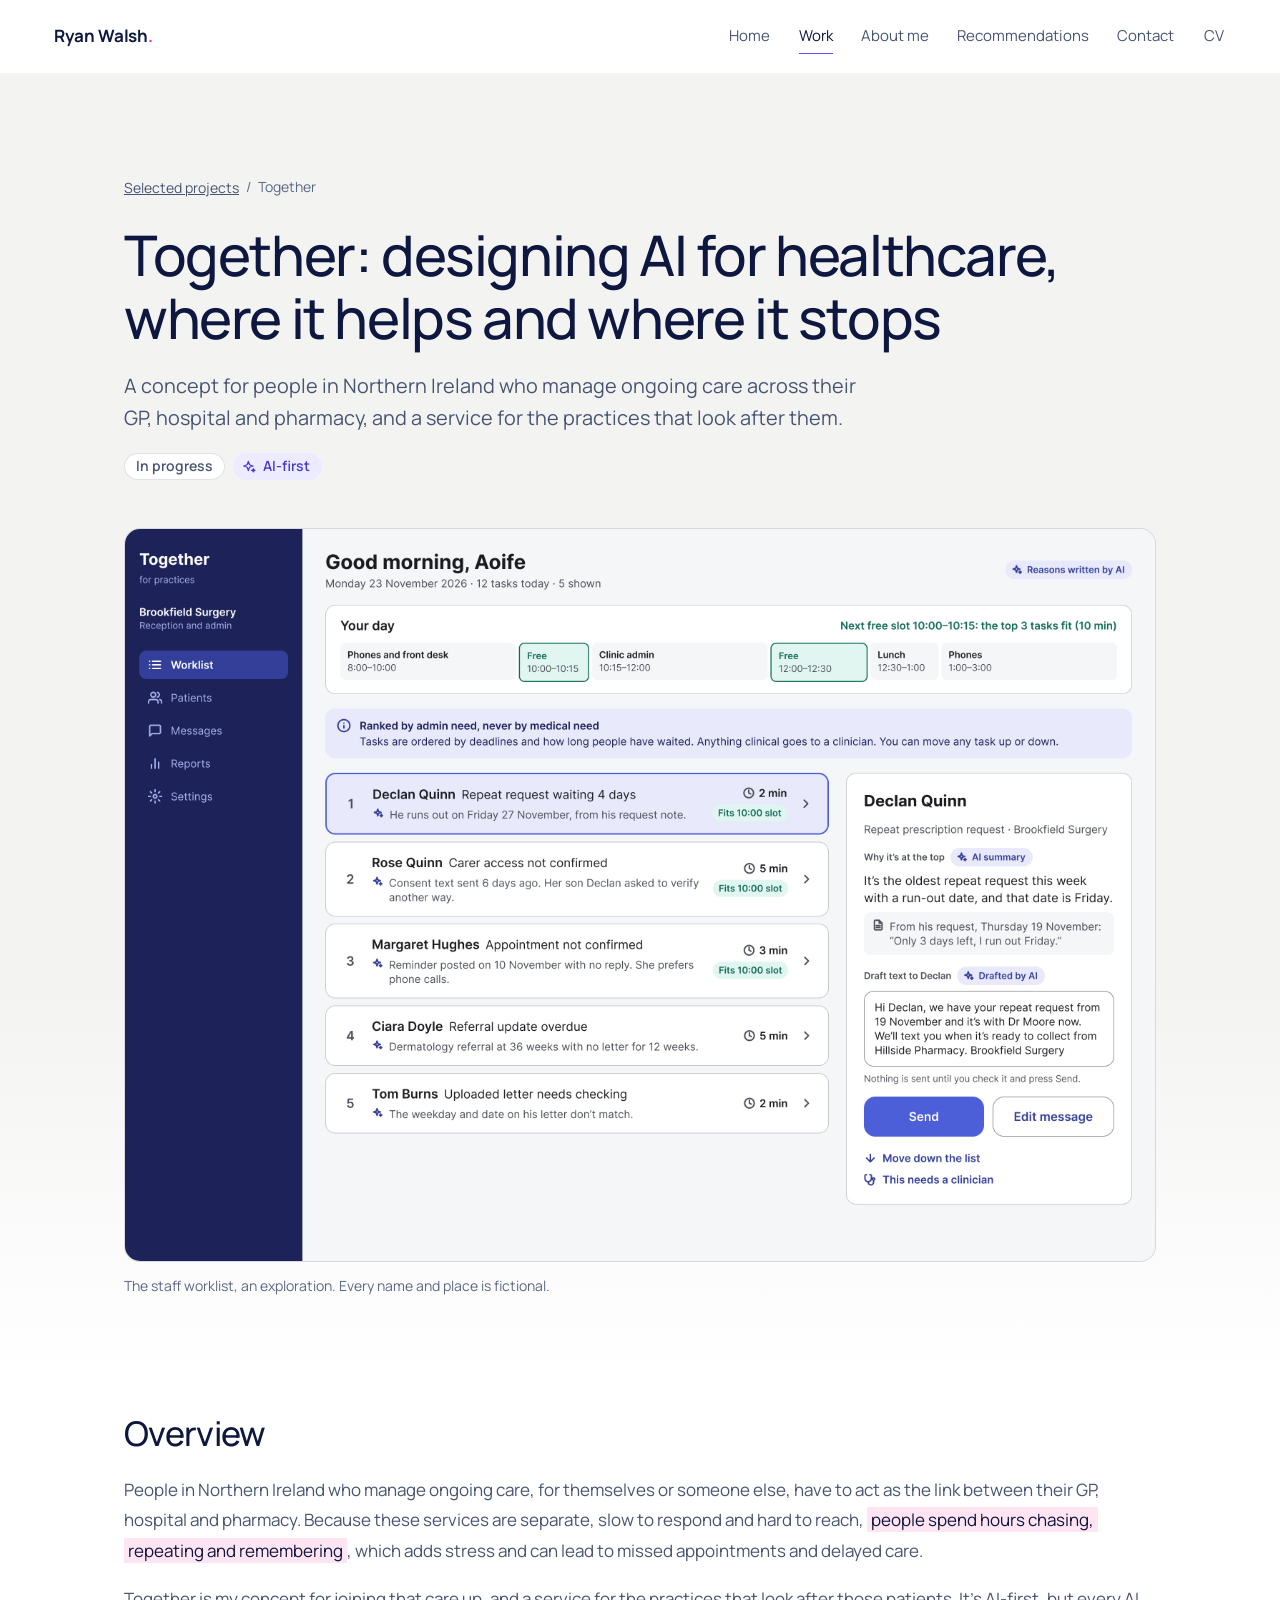
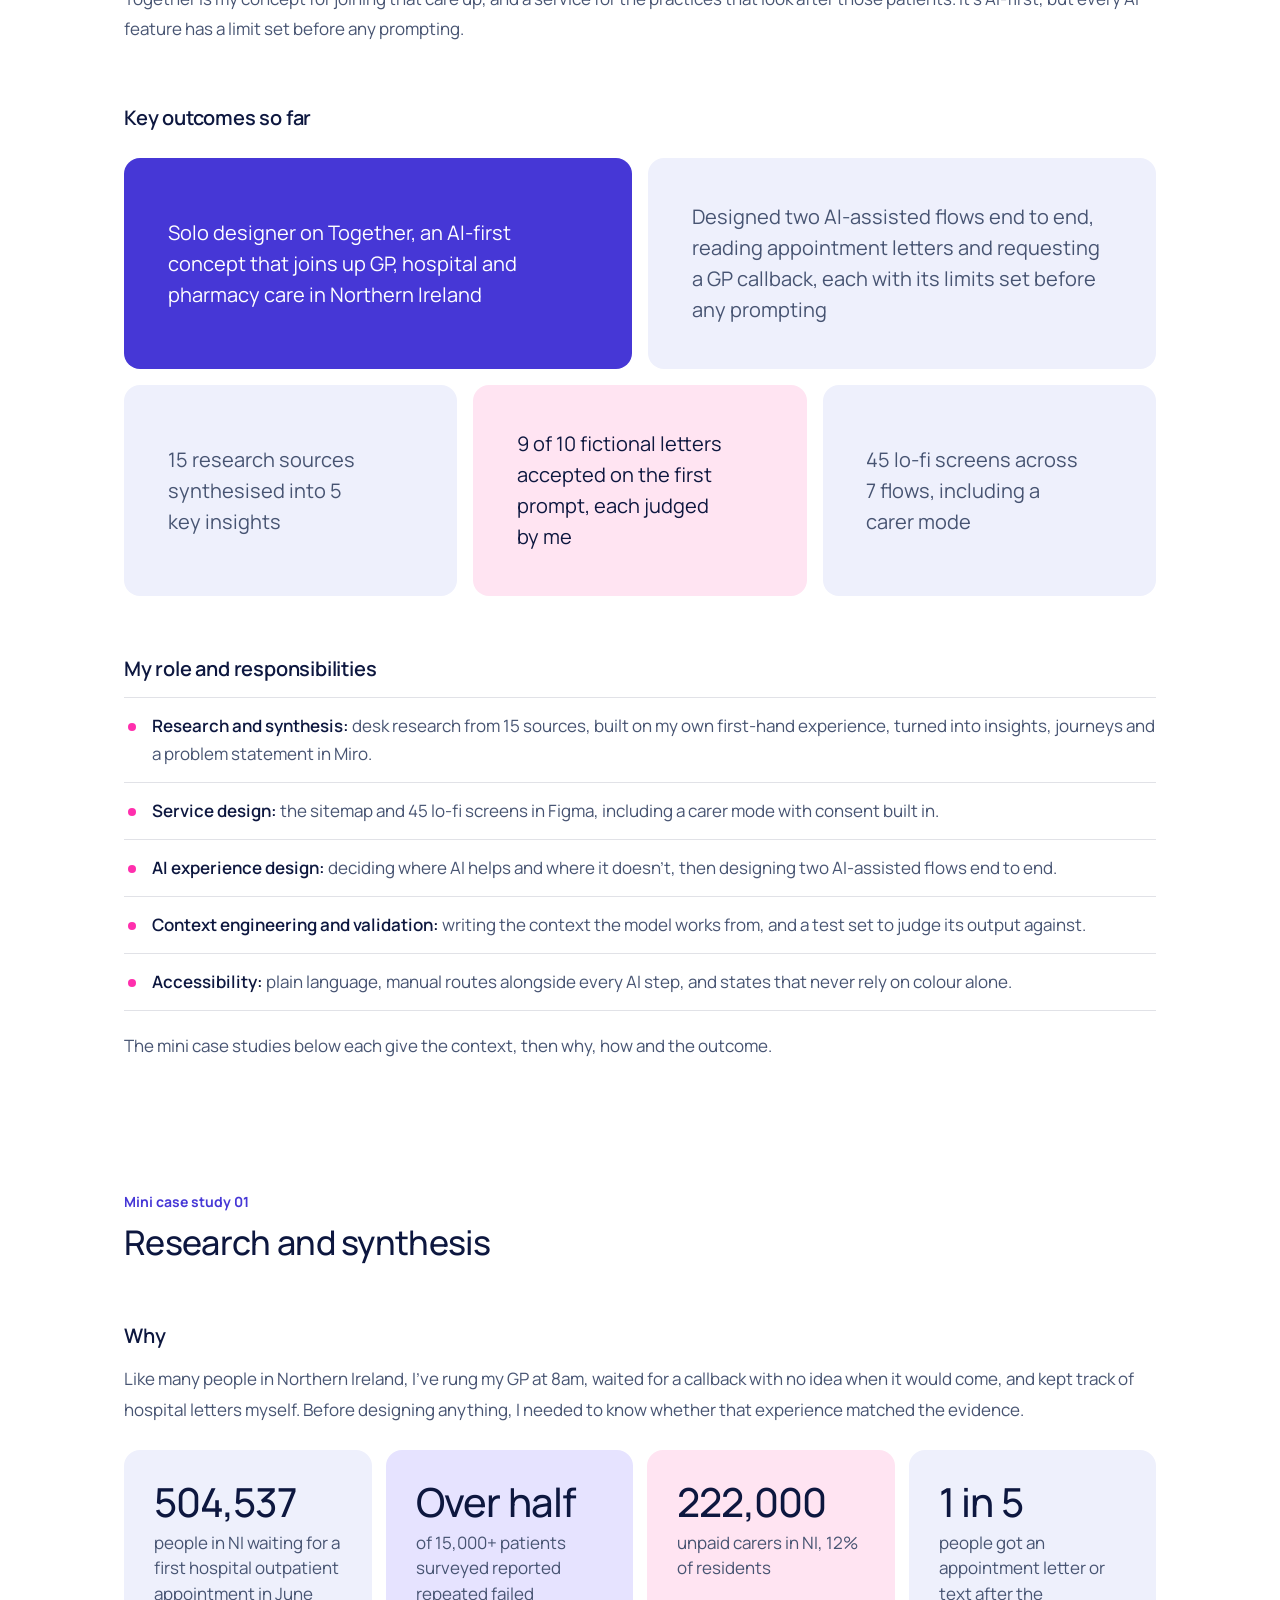
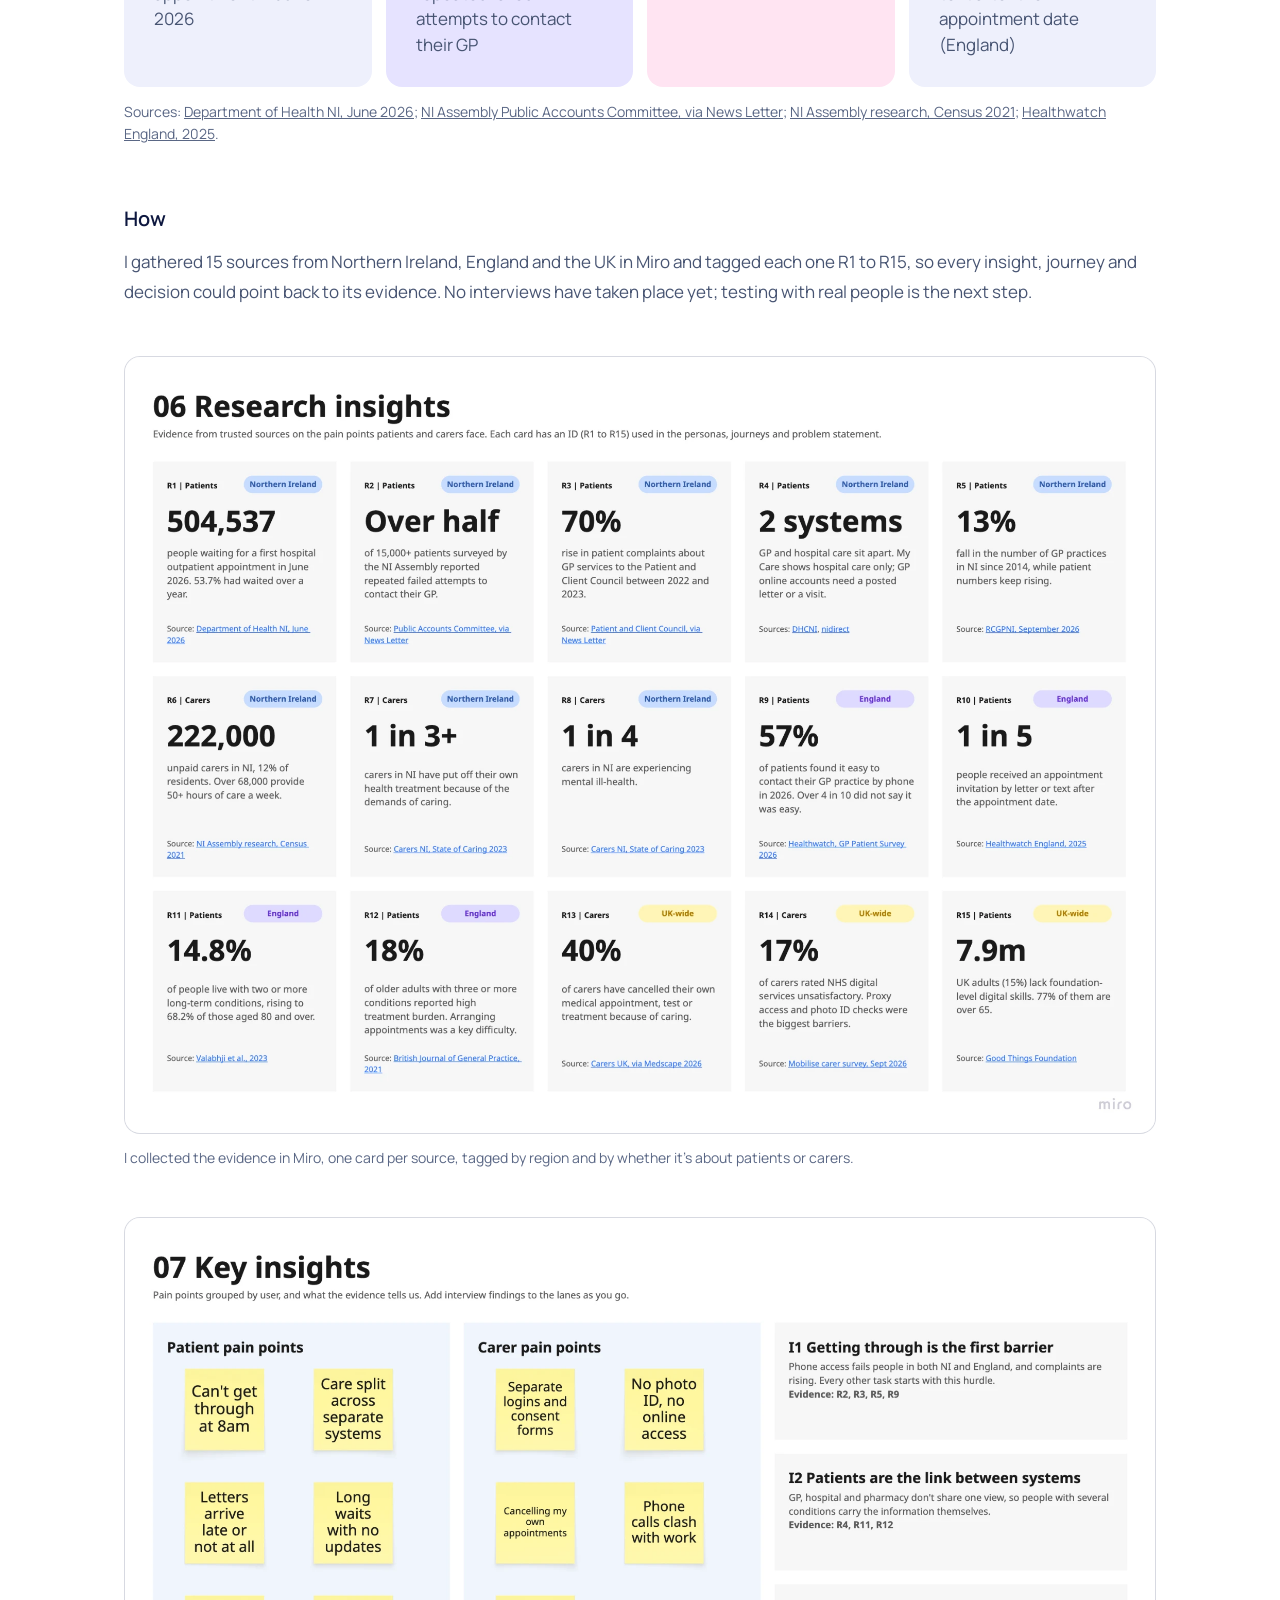
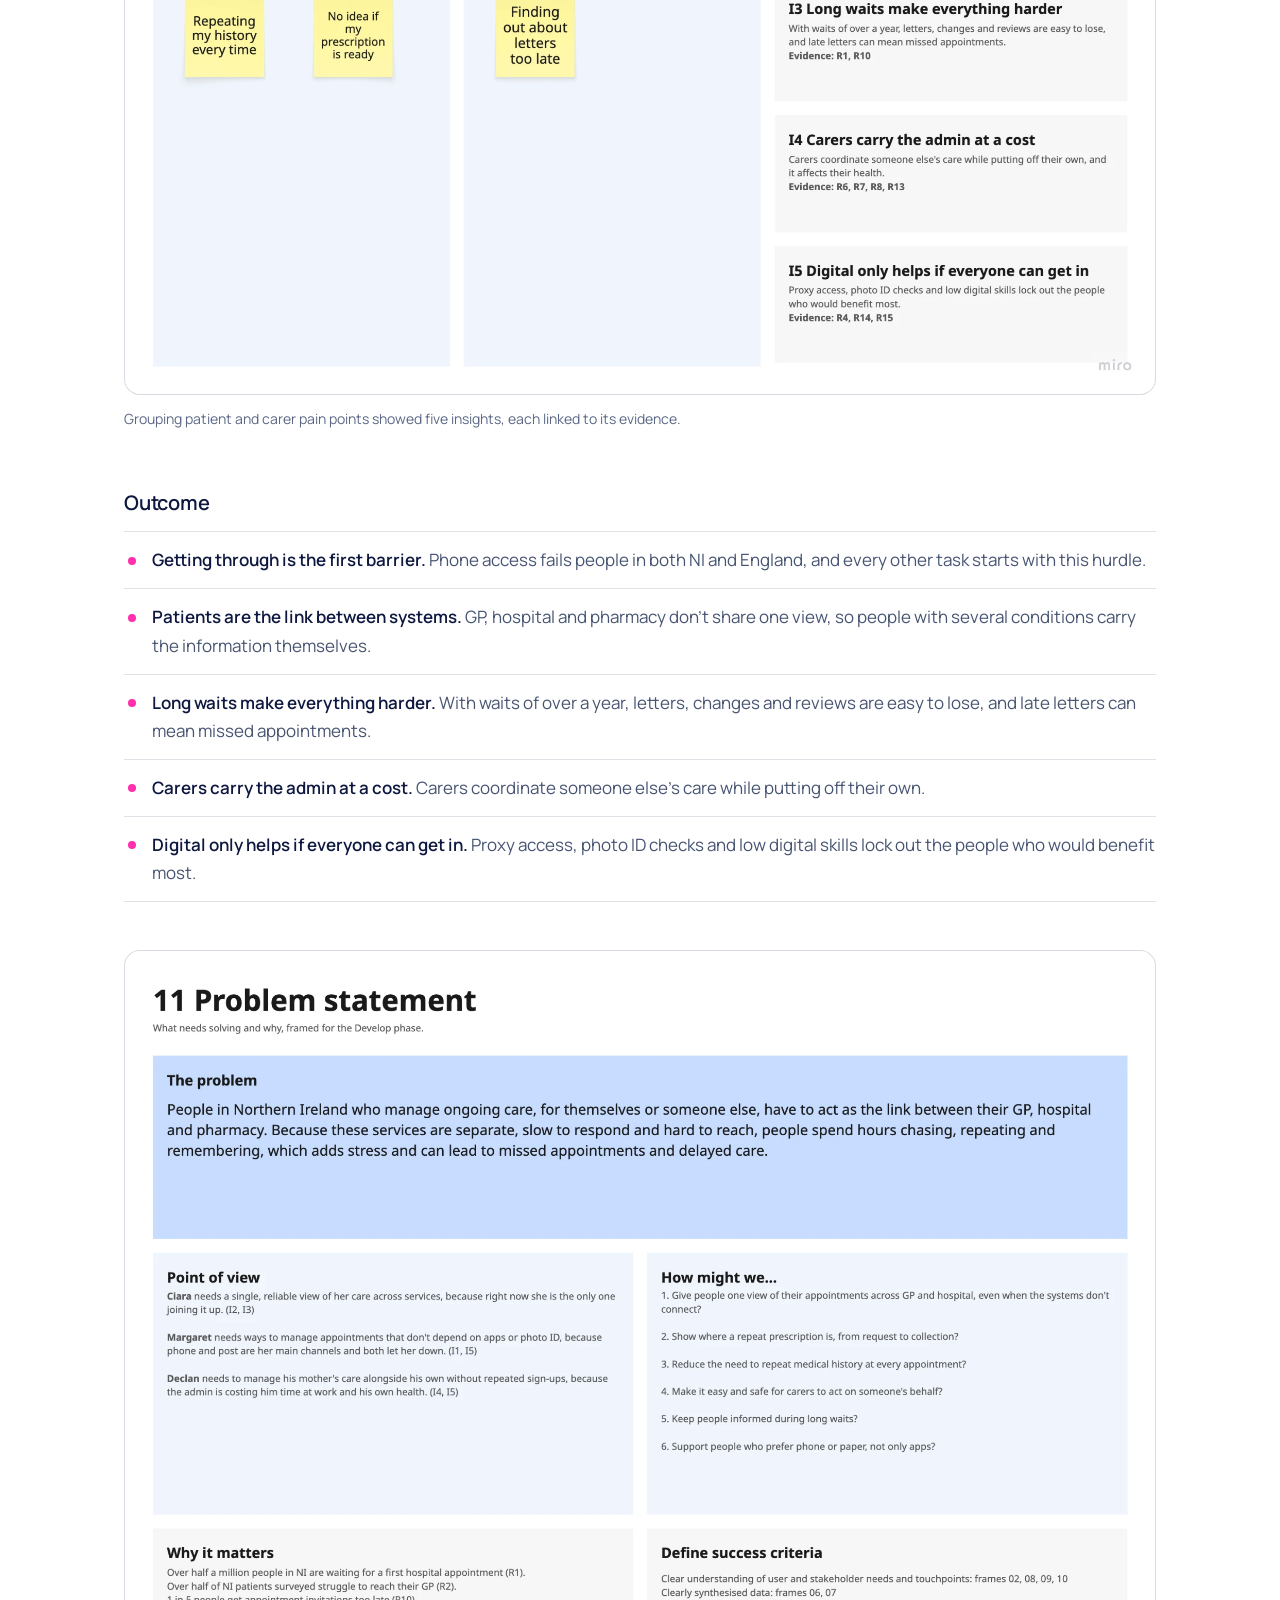
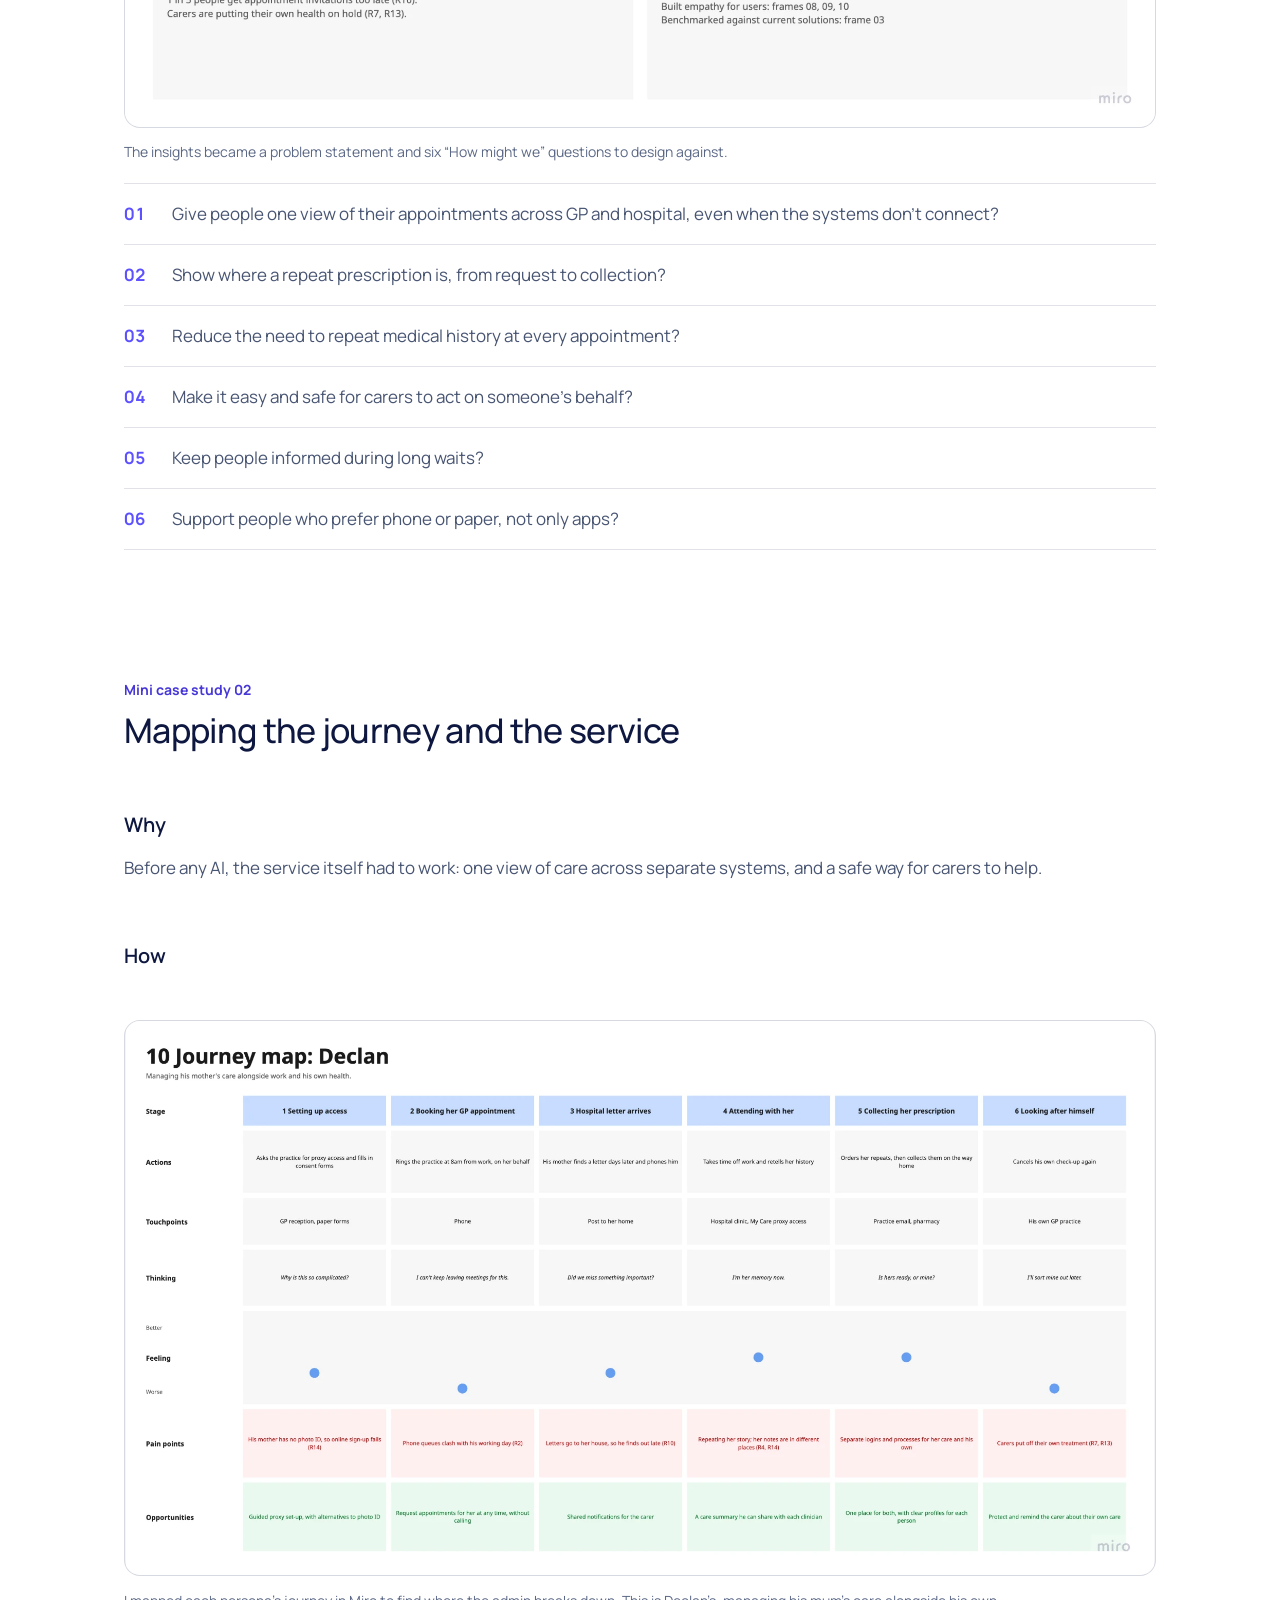
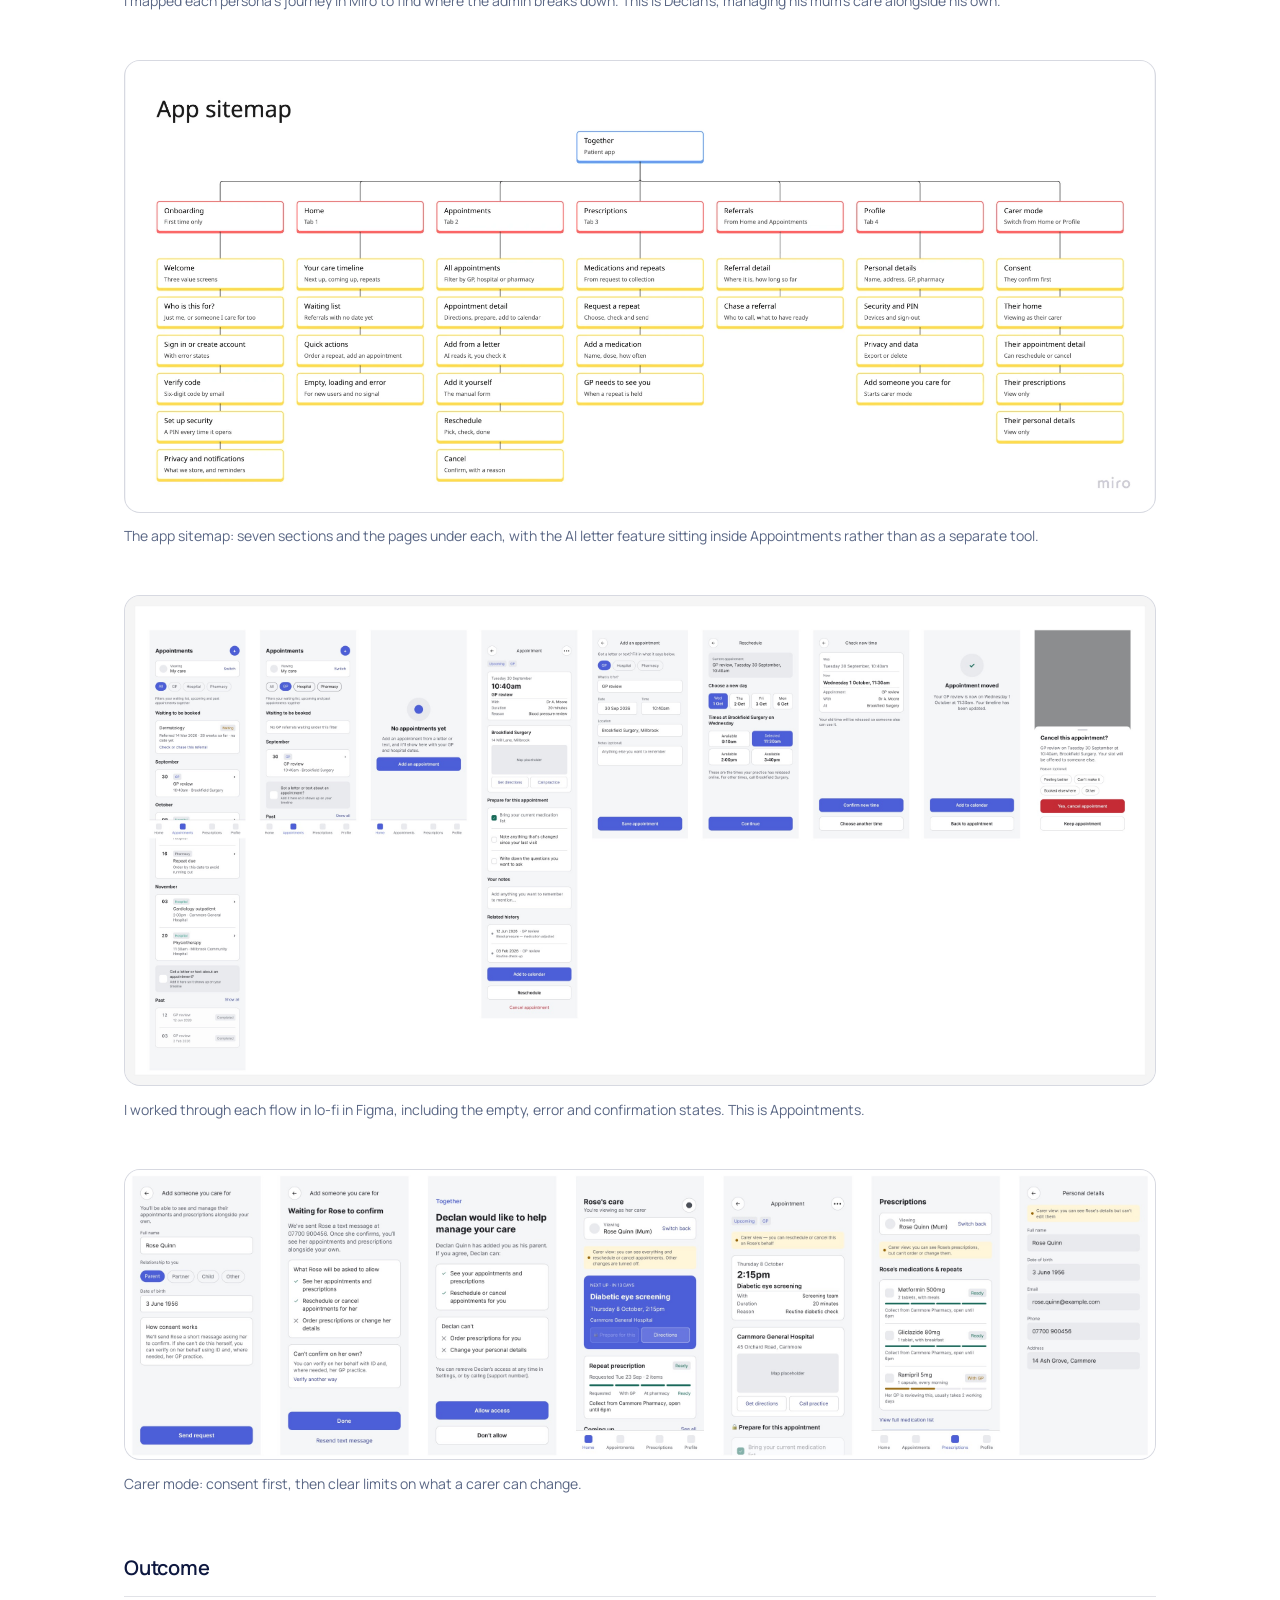
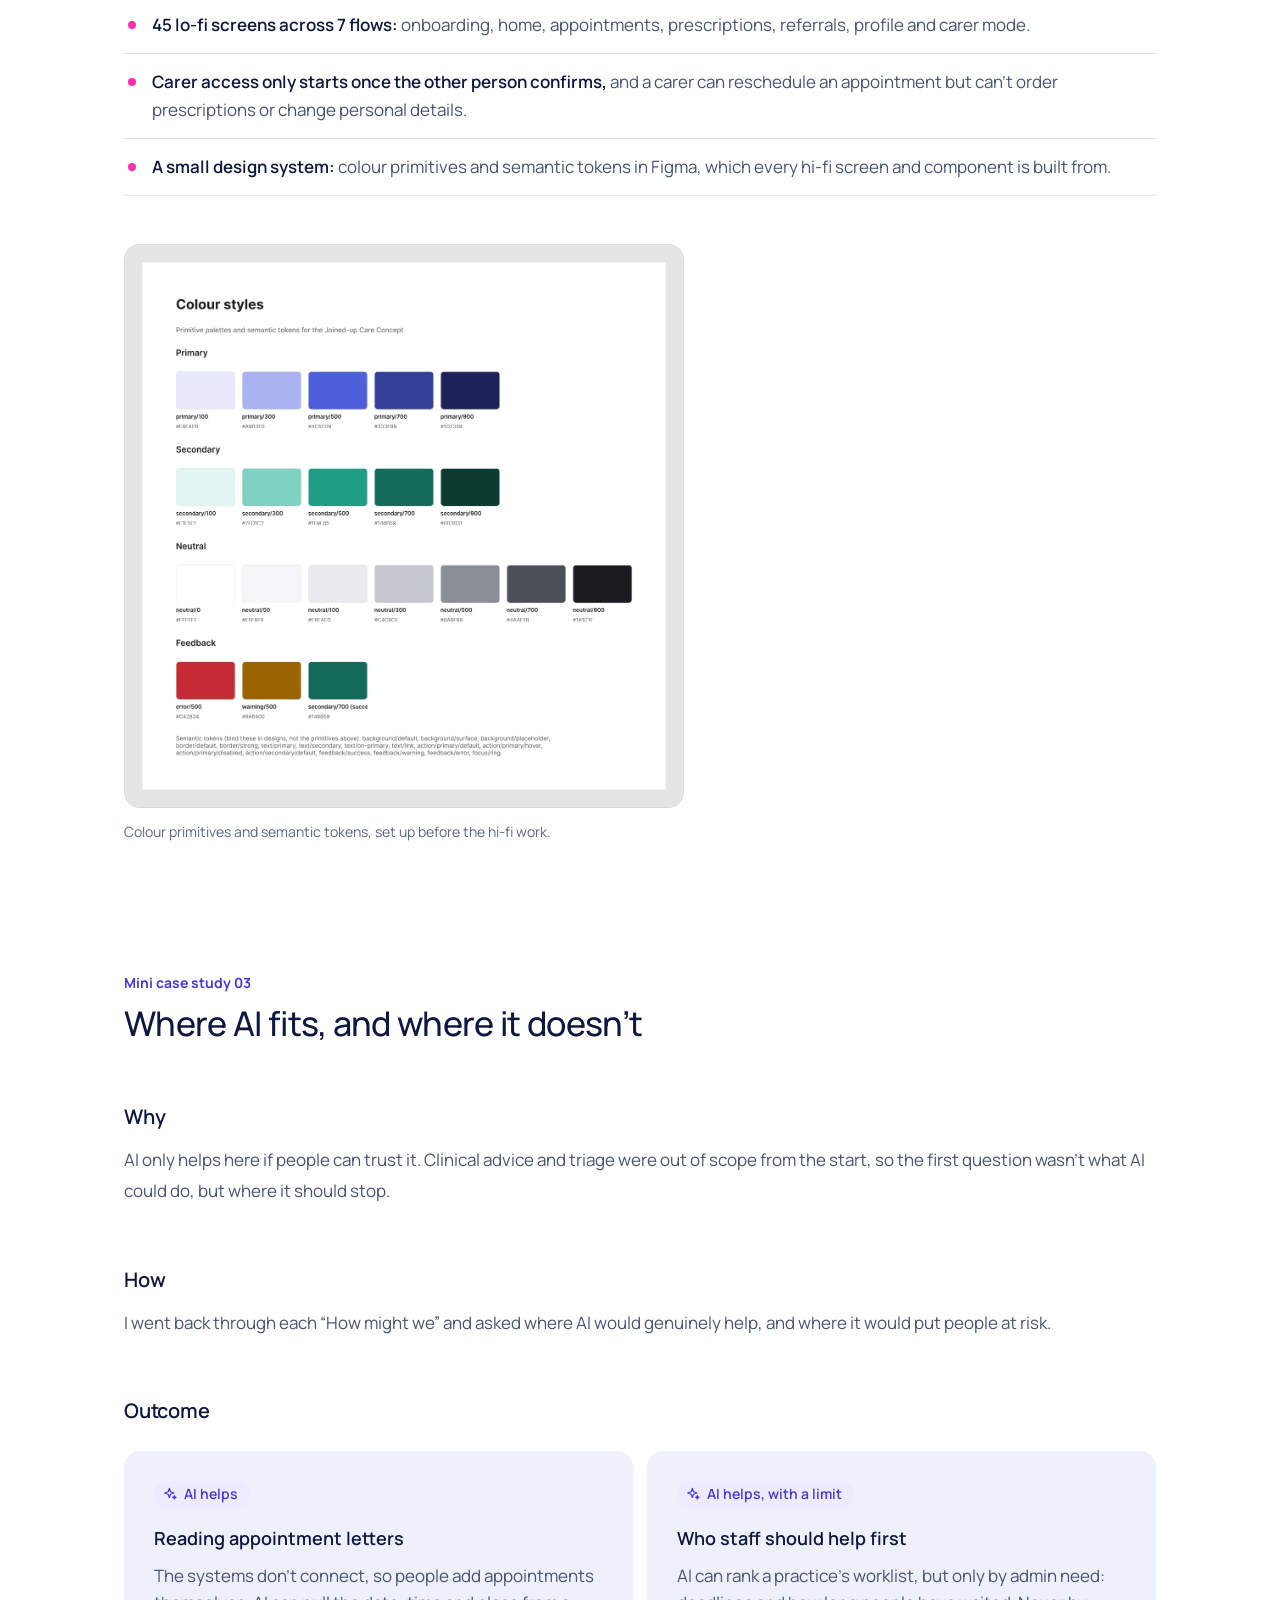
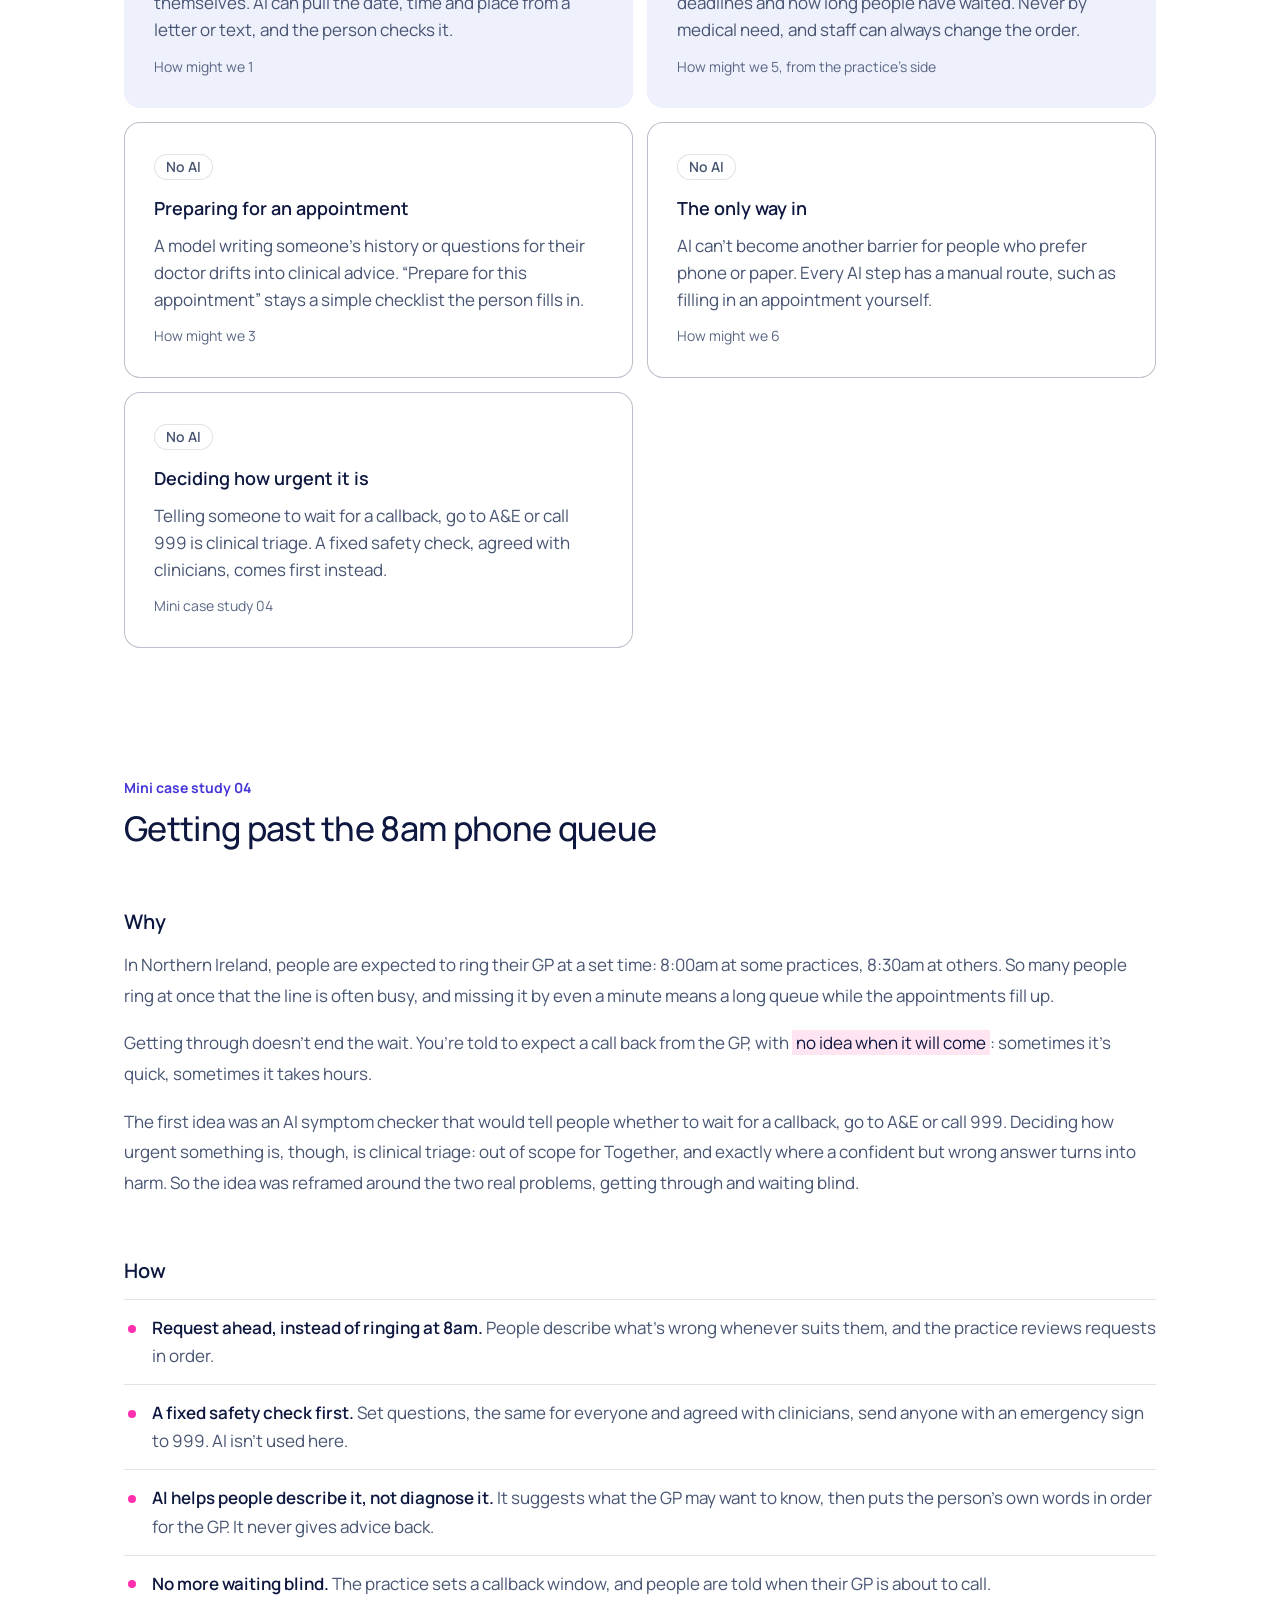
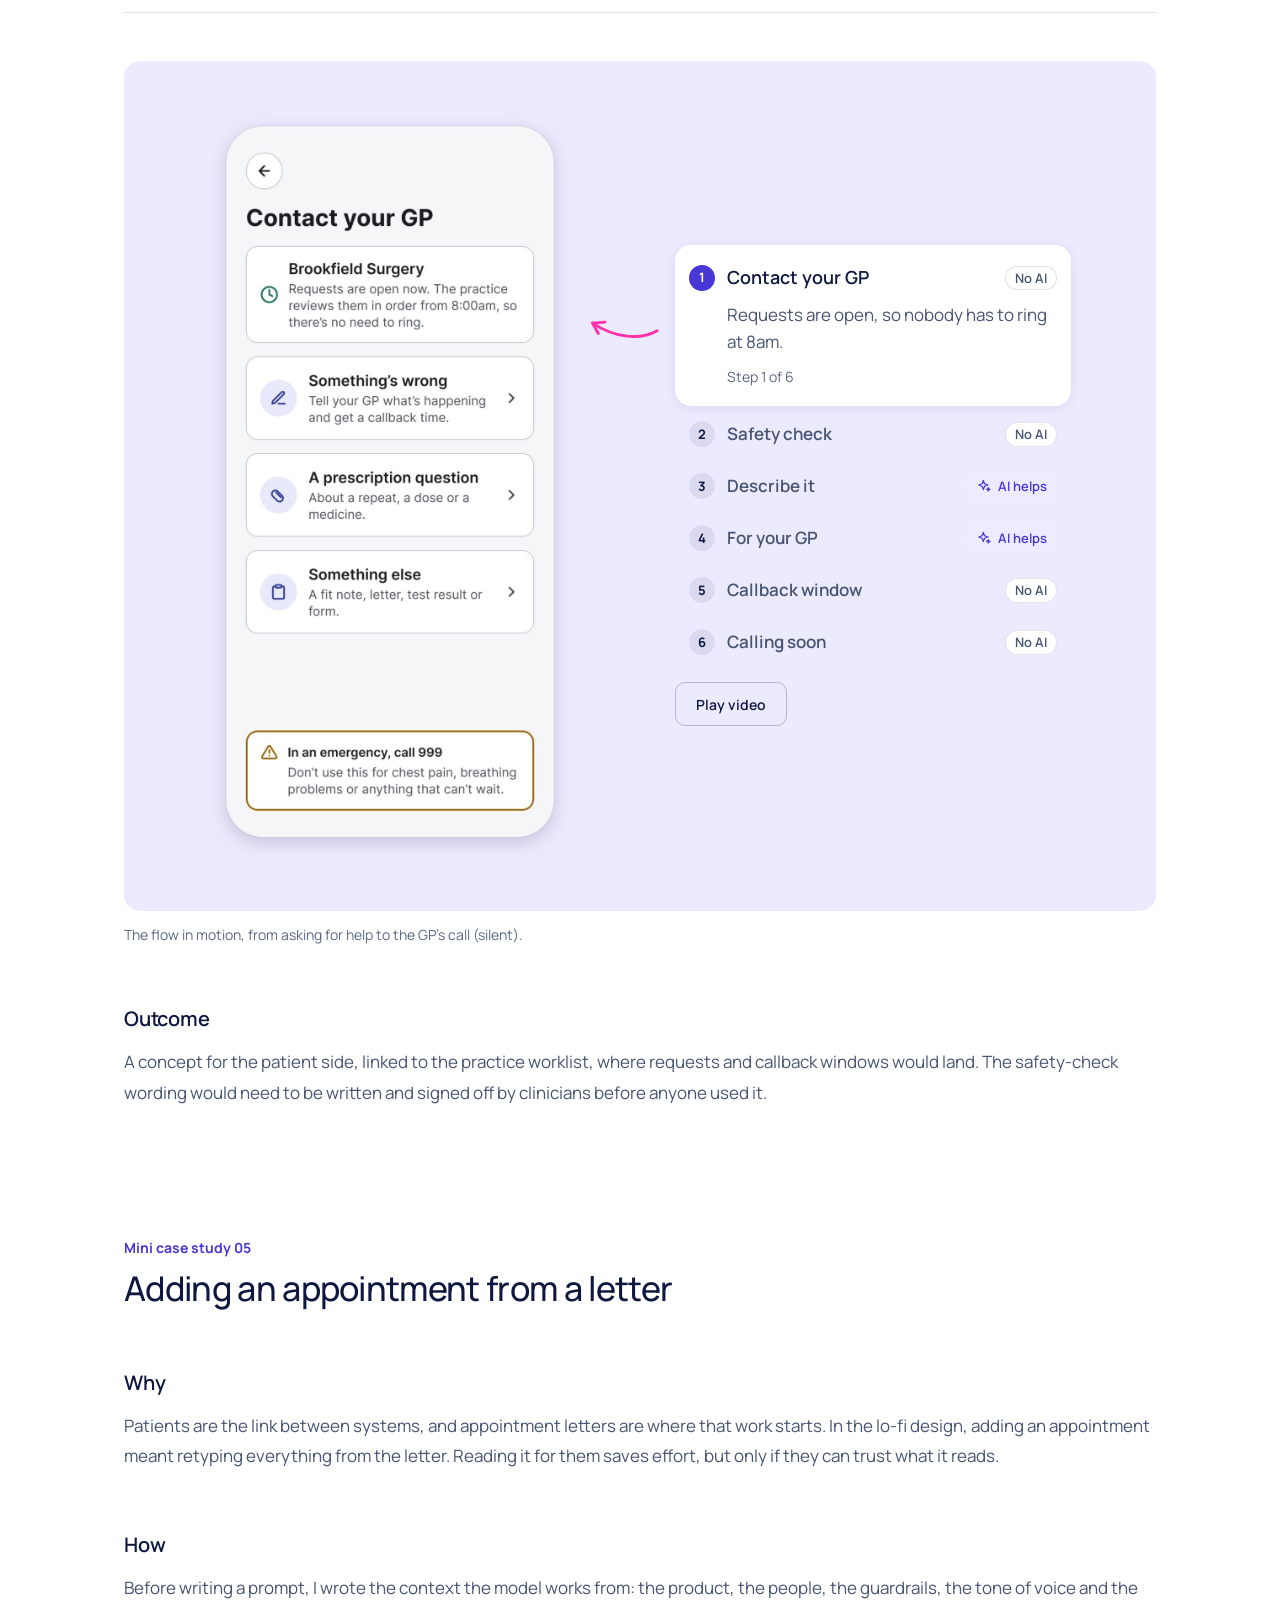
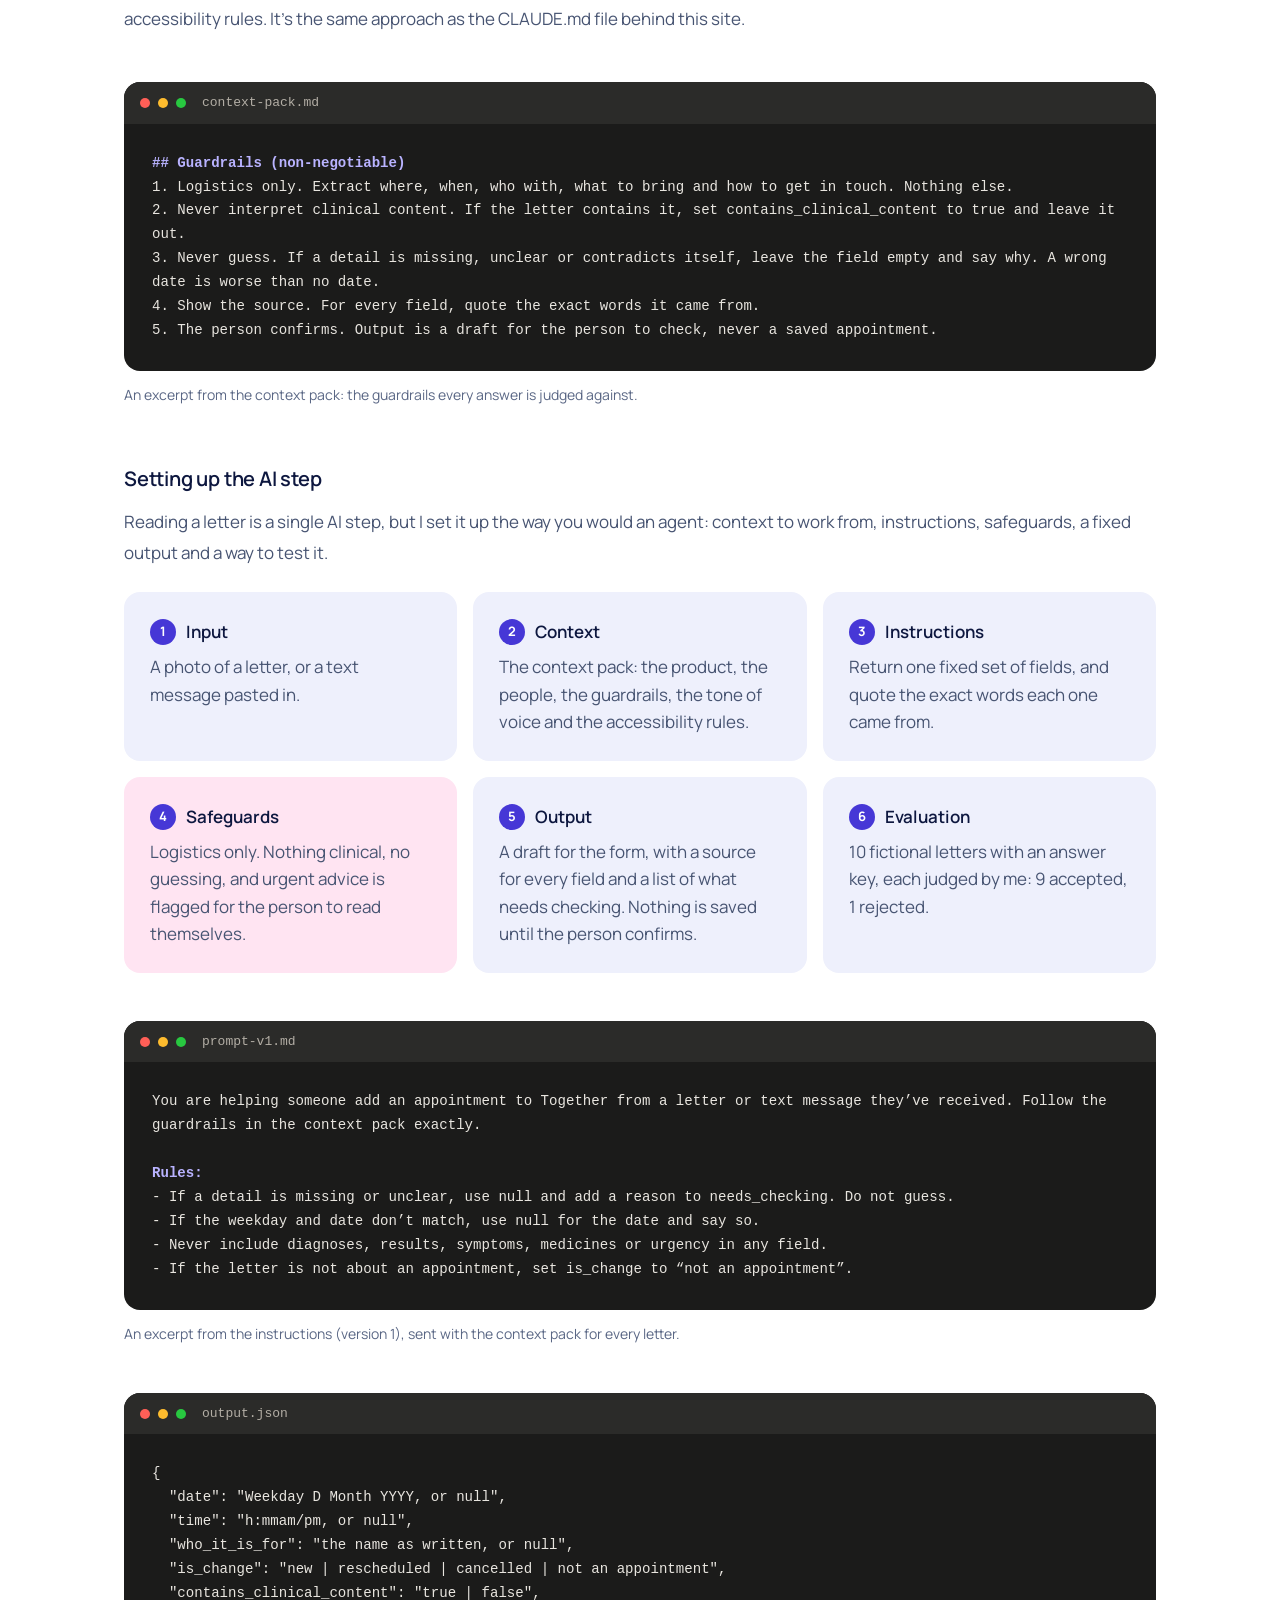
<file: together.html>
<!doctype html>
<html lang="en-GB">
<head>
  <meta charset="utf-8">
  <meta name="viewport" content="width=device-width, initial-scale=1, viewport-fit=cover">
  <title>Together: designing AI for healthcare, where it helps and where it stops, Ryan Walsh</title>
  <meta name="description" content="An in-progress case study by Ryan Walsh: a concept that joins up GP, hospital and pharmacy care, with an AI feature that reads appointment letters and a staff worklist ranked by admin need only.">
  <meta name="theme-color" content="#131313">

  <meta property="og:type" content="article">
  <meta property="og:title" content="Together: designing AI for healthcare, where it helps and where it stops">
  <meta property="og:description" content="An in-progress case study by Ryan Walsh, product designer in Belfast.">
  <meta property="og:url" content="https://ryanwalsh.uk/together">
  <meta property="og:image" content="https://ryanwalsh.uk/images/share/together.png?v=2">
  <meta name="twitter:card" content="summary_large_image">

  <link rel="icon" href="favicon.svg?v=3" type="image/svg+xml">
  <link rel="preconnect" href="https://fonts.googleapis.com">
  <link rel="preconnect" href="https://fonts.gstatic.com" crossorigin>
  <link rel="stylesheet" href="https://fonts.googleapis.com/css2?family=Manrope:wght@200..800&display=swap">
  <link rel="stylesheet" href="css/styles.css?v=20261105b">
  <script src="js/main.js?v=20261029a" defer></script>
  <!-- Same side-project layout as the portfolio case study, scoped to .sp,
       plus the phone-screen grid from Medicool and a few Together pieces (.tg). -->
  <style>
    .sp { --sp-col: 1032px; --sp-lavender: #eef0fc; --sp-lilac: #e6e3ff; --sp-blush: #ffe4f2; --sp-radius: 16px; padding-bottom: clamp(80px, 11vw, 140px); }
    .sp__wrap { width: min(100% - 2 * max(20px, env(safe-area-inset-left), env(safe-area-inset-right)), var(--sp-col)); margin-inline: auto; }
    .sp__title { margin-top: 24px; font-size: clamp(2rem, 1.2rem + 3.2vw, 3.5rem); font-weight: 500; line-height: 1.12; letter-spacing: -0.025em; text-wrap: balance; }
    .sp__hero { position: relative; isolation: isolate; padding-block: clamp(48px, 8vw, 104px) clamp(48px, 6vw, 80px); background: linear-gradient(to bottom, #f3f3f2 70%, var(--ground)); }
    .sp__hero + .sp__wrap > .sp__section:first-child { margin-top: clamp(24px, 3vw, 40px); }
    .sp__lead { margin-top: 20px; max-width: 46rem; color: var(--paper-soft); font-size: clamp(1.0625rem, 1rem + 0.3vw, 1.25rem); line-height: 1.6; }
    .tg-chips { display: flex; flex-wrap: wrap; gap: 8px; margin-top: 20px; }

    .sp__section { margin-top: clamp(72px, 10vw, 128px); }
    .sp__h2 { font-size: clamp(1.625rem, 1.3rem + 1.2vw, 2.125rem); font-weight: 500; line-height: 1.25; letter-spacing: -0.02em; text-wrap: balance; }
    .sp__h3 { margin-top: clamp(40px, 5vw, 56px); font-size: 1.25rem; font-weight: 600; letter-spacing: -0.01em; }
    .sp__h3 + .sp__body, .sp__h3 + .sp__list, .sp__h3 + .sp__steps { margin-top: 12px; }
    .sp__body { margin-top: 20px; color: var(--paper-soft); font-size: 1.0625rem; line-height: 1.8; }
    .sp__body > * + * { margin-top: 1em; }
    .sp__body strong { color: var(--paper); font-weight: 600; }
    .sp__hl { padding: 1px 4px; background: var(--sp-blush); color: var(--paper); box-decoration-break: clone; -webkit-box-decoration-break: clone; }

    .sp__callout { margin-top: 28px; padding: clamp(24px, 3.5vw, 40px); border-radius: var(--sp-radius); background: var(--sp-lavender); }
    .sp__facts > div + div { margin-top: 14px; }
    .sp__facts dt { color: var(--paper); font-weight: 600; }
    .sp__facts dd { margin-top: 2px; color: var(--paper-soft); line-height: 1.6; }
    @media (min-width: 760px) { .sp__facts--grid { display: grid; grid-template-columns: repeat(5, minmax(0, 1fr)); gap: 20px; } .sp__facts--grid > div + div { margin-top: 0; } }

    .sp__stats { display: grid; grid-template-columns: repeat(2, minmax(0, 1fr)); gap: 10px; margin-top: 24px; }
    .sp__stat { padding: clamp(22px, 2.6vw, 30px); border-radius: var(--sp-radius); background: var(--sp-lavender); color: var(--paper-soft); line-height: 1.5; }
    .sp__stat--lilac { background: var(--sp-lilac); }
    .sp__stat--blush { background: var(--sp-blush); }
    .sp__stat-num { margin-bottom: 6px; color: var(--paper); font-size: clamp(1.75rem, 1.3rem + 1.6vw, 2.5rem); font-weight: 500; line-height: 1.1; letter-spacing: -0.02em; }
    @media (min-width: 900px) { .sp__stats { grid-template-columns: repeat(4, minmax(0, 1fr)); gap: 14px; } }
    .tg-sources { margin-top: 14px; color: var(--paper-faint); font-size: var(--text-sm); line-height: 1.6; }
    .tg-sources a { color: inherit; }

    .sp__list { margin-top: 20px; }
    .sp__list > li { position: relative; padding: 14px 0 14px 28px; border-top: 1px solid var(--line); color: var(--paper-soft); line-height: 1.65; }
    .sp__list > li:last-child { border-bottom: 1px solid var(--line); }
    .sp__list > li::before { content: ""; position: absolute; left: 4px; top: 1.45em; width: 8px; height: 8px; border-radius: 50%; background: var(--pen); }
    .sp__list strong { color: var(--paper); font-weight: 600; }
    .sp__steps { margin-top: 20px; counter-reset: step; }
    .sp__steps > li { display: grid; grid-template-columns: 2.25rem minmax(0, 1fr); gap: 2px 12px; padding-block: 16px; border-top: 1px solid var(--line); counter-increment: step; color: var(--paper-soft); line-height: 1.65; }
    .sp__steps > li:last-child { border-bottom: 1px solid var(--line); }
    .sp__steps > li::before { content: counter(step, decimal-leading-zero); color: var(--violet); font-weight: 700; font-variant-numeric: tabular-nums; }

    .sp__figure { margin-top: clamp(32px, 4vw, 48px); }
    .sp__frame { position: relative; overflow: hidden; border: 1px solid var(--line); border-radius: var(--sp-radius); background: var(--tint); }
    .sp__frame img { display: block; width: 100%; height: auto; }
    .sp__figure figcaption { margin-top: 12px; color: var(--paper-faint); font-size: var(--text-sm); }


    /* Mini case study label, in the deeper violet used on the portfolio rounds (4.5:1+ on every tint) */
    .tg-kicker { margin-bottom: 8px; color: #4637d6; font-size: var(--text-sm); font-weight: 700; }
    /* Image slots for Miro exports: labelled until the file exists */
    .tg-slot { border: 1px solid var(--line); border-radius: var(--sp-radius); }
    .tg-narrow { max-width: 560px; }

    /* Where AI fits: yes and no cards */
    .tg-fits { display: grid; gap: 14px; margin-top: 24px; }
    @media (min-width: 760px) { .tg-fits { grid-template-columns: repeat(2, minmax(0, 1fr)); } }
    .tg-fit { padding: clamp(22px, 2.6vw, 30px); border-radius: var(--sp-radius); background: var(--sp-lavender); }
    .tg-fit--no { background: #ffffff; box-shadow: inset 0 0 0 1px var(--line-strong); }
    .tg-fit h4 { margin-top: 14px; color: var(--paper); font-size: 1.125rem; font-weight: 600; }
    .tg-fit p { margin-top: 8px; color: var(--paper-soft); line-height: 1.6; }
    .tg-fit .tg-hmw { margin-top: 12px; color: var(--paper-faint); font-size: var(--text-sm); }

    /* Context pack excerpt, as on the portfolio case study */
    .sp__file { overflow: hidden; border-radius: var(--sp-radius); background: #1b1b1a; }
    .sp__file-bar { display: flex; align-items: center; gap: 8px; padding: 10px 16px; background: #2b2b29; color: #b3aea5; font-family: ui-monospace, "SF Mono", Menlo, Consolas, monospace; font-size: 0.8125rem; }
    .sp__file-bar i { width: 10px; height: 10px; border-radius: 50%; background: #ff5f57; }
    .sp__file-bar i:nth-child(2) { background: #febc2e; }
    .sp__file-bar i:nth-child(3) { background: #28c840; }
    .sp__file-bar span { margin-left: 8px; }
    .sp__file pre { margin: 0; padding: clamp(18px, 2.6vw, 28px); color: #e8e5df; font-family: ui-monospace, "SF Mono", Menlo, Consolas, monospace; font-size: clamp(0.8125rem, 1.1vw, 0.9375rem); line-height: 1.7; white-space: pre-wrap; overflow-wrap: anywhere; }
    .sp__file-h { color: #b9b3ff; font-weight: 700; }
    .tg-video__stage { display: grid; grid-template-areas: "video" "side"; justify-items: center; gap: 32px; padding: clamp(20px, 4vw, 48px) clamp(16px, 4vw, 48px); border-radius: var(--sp-radius); background: #eceafe; }
    .tg-video__player { grid-area: video; display: block; width: min(100%, 362px); height: auto; } /* phone inside = 328px */
    .tg-video__side { grid-area: side; position: relative; display: grid; gap: 16px; justify-items: start; width: 100%; max-width: 420px; padding-top: 44px; }
    .tg-video__steps { display: grid; gap: 4px; width: 100%; }
    .tg-video__steps li { border-radius: var(--sp-radius); transition: background-color 0.25s, box-shadow 0.25s; }
    .tg-video__steps button { display: flex; flex-wrap: wrap; align-items: center; gap: 8px 12px; width: 100%; min-height: 48px; padding: 8px 14px; border: 0; border-radius: var(--sp-radius); background: none; color: var(--paper-soft); font: inherit; text-align: left; cursor: pointer; }
    .tg-video__steps li:not(.is-current) button:hover { background: rgba(255, 255, 255, 0.6); }
    .tg-video__n { flex: none; display: inline-grid; place-items: center; width: 26px; height: 26px; border-radius: 50%; background: rgba(13, 23, 63, 0.08); color: var(--paper); font-size: 0.8125rem; font-weight: 700; }
    .tg-video__t { flex: 1; font-weight: 600; }
    .tg-video__steps .ai-chip { padding: 4px 10px; font-size: 0.8125rem; }
    .tg-video__steps .ai-chip--human { padding-left: 10px; }
    .tg-video__more { position: absolute; width: 1px; height: 1px; overflow: hidden; clip: rect(0 0 0 0); white-space: nowrap; } /* read by screen readers, shown for the current step */
    .tg-video__steps .is-current { background: #fff; box-shadow: 0 2px 12px rgba(13, 23, 63, 0.08); }
    .tg-video__steps .is-current button { padding-top: 18px; color: var(--paper); font-size: 1.125rem; }
    .tg-video__steps .is-current .tg-video__n { background: #4637d6; color: #fff; }
    .tg-video__steps .is-current .tg-video__more { position: static; width: auto; height: auto; overflow: visible; clip: auto; white-space: normal; padding: 0 20px 18px 52px; }
    .tg-video__note { color: var(--paper-soft); line-height: 1.6; }
    .tg-video__count { margin-top: 10px; color: var(--paper-faint); font-size: var(--text-sm); }
    .tg-video__toggle { min-height: 44px; padding: 0 20px; border: 1px solid rgba(13, 23, 63, 0.24); border-radius: var(--radius-control); background: transparent; color: var(--paper); font: inherit; font-size: var(--text-sm); font-weight: 600; cursor: pointer; }
    .tg-video__toggle:hover { background: rgba(255, 255, 255, 0.6); }
    .tg-video__toggle[hidden] { display: none; }
    /* Hand-drawn arrow from the current step to the phone: points up when stacked, left when side by side. */
    .tg-video__arrow { position: absolute; top: 0; left: 50%; width: 60px; height: auto; margin-left: -30px; overflow: visible; fill: none; stroke: var(--pen); stroke-width: 3; stroke-linecap: round; stroke-linejoin: round; transform: rotate(90deg); animation: tg-nudge-up 1.6s ease-in-out infinite; }
    @keyframes tg-nudge-up { 0%, 100% { transform: rotate(90deg); } 50% { transform: translateY(-5px) rotate(90deg); } }
    @keyframes tg-nudge-left { 0%, 100% { transform: none; } 50% { transform: translateX(-7px); } }
    @media (min-width: 900px) {
      .tg-video__stage { grid-template-columns: minmax(0, 1fr) 362px minmax(0, 500px) minmax(0, 1fr); grid-template-areas: ". video side ."; align-items: center; column-gap: 0; }
      .tg-video__side { max-width: none; padding: 0 0 0 104px; }
      .tg-video__arrow { top: var(--arrow-y, 50%); left: 14px; width: 76px; margin: -20px 0 0; transform: none; animation-name: tg-nudge-left; transition: top 0.35s var(--ease-out); }
    }
    @media (prefers-reduced-motion: reduce) { .tg-video__arrow { animation: none; } }
    .tg-video__toggle { justify-self: start; min-height: 44px; padding: 0 20px; border: 1px solid rgba(13, 23, 63, 0.24); border-radius: var(--radius-control); background: transparent; color: var(--paper); font: inherit; font-size: var(--text-sm); font-weight: 600; cursor: pointer; }
    .tg-video__toggle:hover { background: rgba(255, 255, 255, 0.6); }
    .tg-video__toggle[hidden] { display: none; }
    /* Key outcomes: two wide cards, then three, each a short sentence */
    .tg-bento { display: grid; gap: 14px; margin-top: 24px; }
    .tg-bento__item { display: flex; align-items: center; padding: clamp(24px, 3.4vw, 44px); border-radius: var(--sp-radius); background: var(--sp-lavender); color: var(--paper-soft); font-size: clamp(1.0625rem, 0.98rem + 0.35vw, 1.25rem); line-height: 1.55; text-wrap: pretty; }
    .tg-bento__item--lead { background: #4637d6; color: #fff; }
    .tg-bento__item--accent { background: var(--sp-blush); color: var(--paper); }
    @media (min-width: 760px) {
      .tg-bento { grid-template-columns: repeat(6, minmax(0, 1fr)); gap: 16px; }
      .tg-bento__item { grid-column: span 2; min-height: 190px; }
      .tg-bento__item--lead, .tg-bento__item--wide { grid-column: span 3; }
    }
    /* Setting up the AI step: six numbered parts */
    .tg-spec { display: grid; gap: 12px; margin-top: 24px; counter-reset: none; }
    .tg-spec__item { padding: clamp(20px, 2.4vw, 26px); border-radius: var(--sp-radius); background: var(--sp-lavender); color: var(--paper-soft); line-height: 1.6; }
    .tg-spec__item--accent { background: var(--sp-blush); }
    .tg-spec__name { display: flex; align-items: center; gap: 10px; margin-bottom: 8px; color: var(--paper); font-weight: 600; }
    .tg-spec__name span { display: inline-grid; place-items: center; width: 26px; height: 26px; border-radius: 50%; background: #4637d6; color: #fff; font-size: 0.8125rem; font-weight: 700; }
    @media (min-width: 640px) { .tg-spec { grid-template-columns: repeat(2, minmax(0, 1fr)); } }
    @media (min-width: 900px) { .tg-spec { grid-template-columns: repeat(3, minmax(0, 1fr)); gap: 16px; } }
  </style>
</head>
<body id="top">

<div class="reading-progress" aria-hidden="true"></div>
<a class="skip-link" href="#main">Skip to content</a>

<header class="site-header site-header--light">
  <div class="wrap site-header__inner">
    <a class="wordmark" href="index.html">Ryan Walsh<span class="wordmark__stop" aria-hidden="true">.</span></a>
    <button class="nav-toggle" type="button" aria-expanded="false" aria-controls="site-nav">
      <span class="nav-toggle__open">Menu</span><span class="nav-toggle__close">Close</span>
    </button>
    <nav class="nav" id="site-nav" aria-label="Main">
      <ul class="nav__list">
        <li><a class="nav__link" href="index.html">Home</a></li>
        <li><a class="nav__link" href="index.html#work" aria-current="page">Work</a></li>
        <li><a class="nav__link" href="index.html#about">About me</a></li>
        <li><a class="nav__link" href="index.html#recommendations">Recommendations</a></li>
        <li><a class="nav__link" href="index.html#contact">Contact</a></li>
        <li><a class="nav__link" href="cv/ryanwalsh-2026-cv.pdf" target="_blank" rel="noopener">CV</a></li>
      </ul>
    </nav>
  </div>
</header>

<main id="main">
  <article class="sp">
    <div class="sp__hero">
      <div class="sp__wrap">
        <header>
          <p class="crumbs"><a href="index.html#work">Selected projects</a><span aria-hidden="true">/</span><span>Together</span></p>
          <h1 class="sp__title">Together: designing AI for healthcare, where it helps and where it stops</h1>
          <p class="sp__lead">A concept for people in Northern Ireland who manage ongoing care across their GP, hospital and pharmacy, and a service for the practices that look after them.</p>
          <p class="tg-chips">
            <span class="ai-chip ai-chip--human">In progress</span>
            <span class="ai-chip"><svg viewBox="0 0 24 24" aria-hidden="true" focusable="false"><path d="M11 3.5l1.8 5.2 5.2 1.8-5.2 1.8L11 17.5l-1.8-5.2L4 10.5l5.2-1.8z"/><path d="M18.5 14.5l.7 1.8 1.8.7-1.8.7-.7 1.8-.7-1.8-1.8-.7 1.8-.7z"/></svg>AI-first</span>
          </p>
        </header>
        <figure class="sp__figure">
          <div class="sp__frame"><img src="images/together/dashboard.jpg" width="2880" height="2048" alt="Together's staff worklist on desktop. A schedule strip shows the next free slot, 10:00 to 10:15, fits the top three tasks. A banner says tasks are ranked by admin need, never by medical need. Five patients are listed, each with a reason written by AI and the time it takes. The first, a repeat prescription request, is open in a side panel with the reason, a quote from the patient's request and a draft text message that isn't sent until staff check it."></div>
          <figcaption>The staff worklist, an exploration. Every name and place is fictional.</figcaption>
        </figure>
      </div>
    </div>

    <div class="sp__wrap">

      <!-- Overview -->
      <section class="sp__section" aria-labelledby="overview-title">
        <h2 class="sp__h2" id="overview-title">Overview</h2>
        <div class="sp__body">
          <p>People in Northern Ireland who manage ongoing care, for themselves or someone else, have to act as the link between their GP, hospital and pharmacy. Because these services are separate, slow to respond and hard to reach, <span class="sp__hl">people spend hours chasing, repeating and remembering</span>, which adds stress and can lead to missed appointments and delayed care.</p>
          <p>Together is my concept for joining that care up, and a service for the practices that look after those patients. It’s AI-first, but every AI feature has a limit set before any prompting.</p>
        </div>
        <h3 class="sp__h3">Key outcomes so far</h3>
        <ul class="tg-bento" aria-label="Key outcomes">
          <li class="tg-bento__item tg-bento__item--lead">Solo designer on Together, an AI-first concept that joins up GP, hospital and pharmacy care in Northern Ireland</li>
          <li class="tg-bento__item tg-bento__item--wide">Designed two AI-assisted flows end to end, reading appointment letters and requesting a GP callback, each with its limits set before any prompting</li>
          <li class="tg-bento__item">15 research sources synthesised into 5 key insights</li>
          <li class="tg-bento__item tg-bento__item--accent">9 of 10 fictional letters accepted on the first prompt, each judged by me</li>
          <li class="tg-bento__item">45 lo-fi screens across 7 flows, including a carer mode</li>
        </ul>
        <h3 class="sp__h3">My role and responsibilities</h3>
        <ul class="sp__list">
          <li><strong>Research and synthesis:</strong> desk research from 15 sources, built on my own first-hand experience, turned into insights, journeys and a problem statement in Miro.</li>
          <li><strong>Service design:</strong> the sitemap and 45 lo-fi screens in Figma, including a carer mode with consent built in.</li>
          <li><strong>AI experience design:</strong> deciding where AI helps and where it doesn’t, then designing two AI-assisted flows end to end.</li>
          <li><strong>Context engineering and validation:</strong> writing the context the model works from, and a test set to judge its output against.</li>
          <li><strong>Accessibility:</strong> plain language, manual routes alongside every AI step, and states that never rely on colour alone.</li>
        </ul>
        <div class="sp__body">
          <p>The mini case studies below each give the context, then why, how and the outcome.</p>
        </div>
      </section>

      <!-- Mini 1: Research -->
      <section class="sp__section" aria-labelledby="m1-title">
        <p class="tg-kicker">Mini case study 01</p>
        <h2 class="sp__h2" id="m1-title">Research and synthesis</h2>
        <h3 class="sp__h3">Why</h3>
        <div class="sp__body">
          <p>Like many people in Northern Ireland, I’ve rung my GP at 8am, waited for a callback with no idea when it would come, and kept track of hospital letters myself. Before designing anything, I needed to know whether that experience matched the evidence.</p>
        </div>
        <ul class="sp__stats" aria-label="What the research found">
          <li class="sp__stat"><p class="sp__stat-num">504,537</p><p>people in NI waiting for a first hospital outpatient appointment in June 2026</p></li>
          <li class="sp__stat sp__stat--lilac"><p class="sp__stat-num">Over half</p><p>of 15,000+ patients surveyed reported repeated failed attempts to contact their GP</p></li>
          <li class="sp__stat sp__stat--blush"><p class="sp__stat-num">222,000</p><p>unpaid carers in NI, 12% of residents</p></li>
          <li class="sp__stat"><p class="sp__stat-num">1 in 5</p><p>people got an appointment letter or text after the appointment date (England)</p></li>
        </ul>
        <p class="tg-sources">Sources: <a href="https://www.health-ni.gov.uk/news/publication-quarterly-northern-ireland-outpatient-inpatient-and-day-case-and-diagnostic-waiting-times-statistics-position-30-june-2026">Department of Health NI, June 2026</a>; <a href="https://www.newsletter.co.uk/news/politics/northern-ireland-assembly-finds-gp-services-in-crisis-and-calls-for-radical-action-5430428">NI Assembly Public Accounts Committee, via News Letter</a>; <a href="https://www.niassembly.gov.uk/globalassets/documents/raise/publications/2022-2027/2024/economy/0824.pdf">NI Assembly research, Census 2021</a>; <a href="https://www.healthwatchkingston.org.uk/news/2025-04-16/nhs-will-get-its-own-royal-mail-postage-class-help-stop-late-letters-leading-missed">Healthwatch England, 2025</a>.</p>
        <h3 class="sp__h3">How</h3>
        <div class="sp__body">
          <p>I gathered 15 sources from Northern Ireland, England and the UK in Miro and tagged each one R1 to R15, so every insight, journey and decision could point back to its evidence. No interviews have taken place yet; testing with real people is the next step.</p>
        </div>
        <figure class="sp__figure">
          <div class="media media--tint tg-slot" style="aspect-ratio: 2000 / 1508"><p class="media__ph">Miro export: 06 Research insights</p><img class="media__img media__img--contain" src="images/together/miro-research-insights.webp" alt="The Research insights frame in Miro: fifteen evidence cards, R1 to R15, each with a headline number, a short finding, a region tag (Northern Ireland, England or UK-wide) and its source." loading="lazy" onerror="this.remove()"></div>
          <figcaption>I collected the evidence in Miro, one card per source, tagged by region and by whether it’s about patients or carers.</figcaption>
        </figure>
        <figure class="sp__figure">
          <div class="media media--tint tg-slot" style="aspect-ratio: 2000 / 1508"><p class="media__ph">Miro export: 07 Key insights</p><img class="media__img media__img--contain" src="images/together/miro-key-insights.webp" alt="The Key insights frame in Miro: patient and carer pain points on sticky notes, beside five insights, I1 to I5, each listing the evidence behind it." loading="lazy" onerror="this.remove()"></div>
          <figcaption>Grouping patient and carer pain points showed five insights, each linked to its evidence.</figcaption>
        </figure>
        <h3 class="sp__h3">Outcome</h3>
        <ul class="sp__list">
          <li><strong>Getting through is the first barrier.</strong> Phone access fails people in both NI and England, and every other task starts with this hurdle.</li>
          <li><strong>Patients are the link between systems.</strong> GP, hospital and pharmacy don’t share one view, so people with several conditions carry the information themselves.</li>
          <li><strong>Long waits make everything harder.</strong> With waits of over a year, letters, changes and reviews are easy to lose, and late letters can mean missed appointments.</li>
          <li><strong>Carers carry the admin at a cost.</strong> Carers coordinate someone else’s care while putting off their own.</li>
          <li><strong>Digital only helps if everyone can get in.</strong> Proxy access, photo ID checks and low digital skills lock out the people who would benefit most.</li>
        </ul>
        <figure class="sp__figure">
          <div class="media media--tint tg-slot" style="aspect-ratio: 2000 / 1508"><p class="media__ph">Miro export: 11 Problem statement</p><img class="media__img media__img--contain" src="images/together/miro-problem-statement.webp" alt="The Problem statement frame in Miro: the problem, a point of view for each persona, six How might we questions, why it matters and the success criteria." loading="lazy" onerror="this.remove()"></div>
          <figcaption>The insights became a problem statement and six “How might we” questions to design against.</figcaption>
        </figure>
        <ol class="sp__steps" aria-label="How might we">
          <li><div>Give people one view of their appointments across GP and hospital, even when the systems don’t connect?</div></li>
          <li><div>Show where a repeat prescription is, from request to collection?</div></li>
          <li><div>Reduce the need to repeat medical history at every appointment?</div></li>
          <li><div>Make it easy and safe for carers to act on someone’s behalf?</div></li>
          <li><div>Keep people informed during long waits?</div></li>
          <li><div>Support people who prefer phone or paper, not only apps?</div></li>
        </ol>
      </section>

      <!-- Mini 2: Service -->
      <section class="sp__section" aria-labelledby="m2-title">
        <p class="tg-kicker">Mini case study 02</p>
        <h2 class="sp__h2" id="m2-title">Mapping the journey and the service</h2>
        <h3 class="sp__h3">Why</h3>
        <div class="sp__body">
          <p>Before any AI, the service itself had to work: one view of care across separate systems, and a safe way for carers to help.</p>
        </div>
        <h3 class="sp__h3">How</h3>
        <figure class="sp__figure">
          <div class="media media--tint tg-slot" style="aspect-ratio: 2000 / 1078"><p class="media__ph">Miro export: 10 Journey map: Declan</p><img class="media__img media__img--contain" src="images/together/miro-journey-declan.webp" alt="Declan's journey map in Miro: the stages of managing his mum's care alongside his own, with what he does, thinks and feels at each one, and the opportunities." loading="lazy" onerror="this.remove()"></div>
          <figcaption>I mapped each persona’s journey in Miro to find where the admin breaks down. This is Declan’s, managing his mum’s care alongside his own.</figcaption>
        </figure>
        <figure class="sp__figure">
          <div class="media media--tint tg-slot" style="aspect-ratio: 2000 / 877"><p class="media__ph">Miro export: 12b App sitemap</p><img class="media__img media__img--contain" src="images/together/miro-app-sitemap.webp" alt="The app sitemap in Miro: Together at the top, branching to seven sections (Onboarding, Home, Appointments, Prescriptions, Referrals, Profile and Carer mode), each with its pages stacked beneath. Under Appointments, Add from a letter is marked: AI reads it, you check it." loading="lazy" onerror="this.remove()"></div>
          <figcaption>The app sitemap: seven sections and the pages under each, with the AI letter feature sitting inside Appointments rather than as a separate tool.</figcaption>
        </figure>
        <figure class="sp__figure">
          <div class="sp__frame"><img src="images/together/figma-appointments.jpg" width="3000" height="1424" alt="The Appointments flow in Figma, in lo-fi: the timeline, a filtered view, an empty state, appointment detail, adding an appointment, rescheduling in three steps, and a cancel confirmation." loading="lazy"></div>
          <figcaption>I worked through each flow in lo-fi in Figma, including the empty, error and confirmation states. This is Appointments.</figcaption>
        </figure>
        <figure class="sp__figure">
          <div class="sp__frame"><img src="images/together/carer-lofi.jpg" width="2860" height="800" alt="Seven lo-fi screens of carer mode: adding someone you care for, waiting for Rose to confirm, Rose's own screen asking whether to allow Declan to help manage her care, Rose's home timeline viewed as her carer, an appointment Declan can reschedule on her behalf, her prescriptions in view-only mode, and her personal details, which he can see but can't edit." loading="lazy"></div>
          <figcaption>Carer mode: consent first, then clear limits on what a carer can change.</figcaption>
        </figure>
        <h3 class="sp__h3">Outcome</h3>
        <ul class="sp__list">
          <li><strong>45 lo-fi screens across 7 flows:</strong> onboarding, home, appointments, prescriptions, referrals, profile and carer mode.</li>
          <li><strong>Carer access only starts once the other person confirms,</strong> and a carer can reschedule an appointment but can’t order prescriptions or change personal details.</li>
          <li><strong>A small design system:</strong> colour primitives and semantic tokens in Figma, which every hi-fi screen and component is built from.</li>
        </ul>
        <figure class="sp__figure">
          <div class="sp__frame tg-narrow"><img src="images/together/figma-colours.jpg" width="1316" height="1325" alt="Colour styles in Figma: primary, secondary, neutral and feedback palettes, each swatch named and labelled with its hex value, and a note to bind the semantic tokens in designs rather than the primitives." loading="lazy"></div>
          <figcaption>Colour primitives and semantic tokens, set up before the hi-fi work.</figcaption>
        </figure>
      </section>

      <!-- Mini 3: Where AI fits -->
      <section class="sp__section" aria-labelledby="m3-title">
        <p class="tg-kicker">Mini case study 03</p>
        <h2 class="sp__h2" id="m3-title">Where AI fits, and where it doesn’t</h2>
        <h3 class="sp__h3">Why</h3>
        <div class="sp__body">
          <p>AI only helps here if people can trust it. Clinical advice and triage were out of scope from the start, so the first question wasn’t what AI could do, but where it should stop.</p>
        </div>
        <h3 class="sp__h3">How</h3>
        <div class="sp__body">
          <p>I went back through each “How might we” and asked where AI would genuinely help, and where it would put people at risk.</p>
        </div>
        <h3 class="sp__h3">Outcome</h3>
        <div class="tg-fits">
          <div class="tg-fit">
            <span class="ai-chip"><svg viewBox="0 0 24 24" aria-hidden="true" focusable="false"><path d="M11 3.5l1.8 5.2 5.2 1.8-5.2 1.8L11 17.5l-1.8-5.2L4 10.5l5.2-1.8z"/><path d="M18.5 14.5l.7 1.8 1.8.7-1.8.7-.7 1.8-.7-1.8-1.8-.7 1.8-.7z"/></svg>AI helps</span>
            <h4>Reading appointment letters</h4>
            <p>The systems don’t connect, so people add appointments themselves. AI can pull the date, time and place from a letter or text, and the person checks it.</p>
            <p class="tg-hmw">How might we 1</p>
          </div>
          <div class="tg-fit">
            <span class="ai-chip"><svg viewBox="0 0 24 24" aria-hidden="true" focusable="false"><path d="M11 3.5l1.8 5.2 5.2 1.8-5.2 1.8L11 17.5l-1.8-5.2L4 10.5l5.2-1.8z"/><path d="M18.5 14.5l.7 1.8 1.8.7-1.8.7-.7 1.8-.7-1.8-1.8-.7 1.8-.7z"/></svg>AI helps, with a limit</span>
            <h4>Who staff should help first</h4>
            <p>AI can rank a practice’s worklist, but only by admin need: deadlines and how long people have waited. Never by medical need, and staff can always change the order.</p>
            <p class="tg-hmw">How might we 5, from the practice’s side</p>
          </div>
          <div class="tg-fit tg-fit--no">
            <span class="ai-chip ai-chip--human">No AI</span>
            <h4>Preparing for an appointment</h4>
            <p>A model writing someone’s history or questions for their doctor drifts into clinical advice. “Prepare for this appointment” stays a simple checklist the person fills in.</p>
            <p class="tg-hmw">How might we 3</p>
          </div>
          <div class="tg-fit tg-fit--no">
            <span class="ai-chip ai-chip--human">No AI</span>
            <h4>The only way in</h4>
            <p>AI can’t become another barrier for people who prefer phone or paper. Every AI step has a manual route, such as filling in an appointment yourself.</p>
            <p class="tg-hmw">How might we 6</p>
          </div>
          <div class="tg-fit tg-fit--no">
            <span class="ai-chip ai-chip--human">No AI</span>
            <h4>Deciding how urgent it is</h4>
            <p>Telling someone to wait for a callback, go to A&amp;E or call 999 is clinical triage. A fixed safety check, agreed with clinicians, comes first instead.</p>
            <p class="tg-hmw">Mini case study 04</p>
          </div>
        </div>
      </section>

      <!-- Mini 4: GP access -->
      <section class="sp__section" aria-labelledby="m4-title">
        <p class="tg-kicker">Mini case study 04</p>
        <h2 class="sp__h2" id="m4-title">Getting past the 8am phone queue</h2>
        <h3 class="sp__h3">Why</h3>
        <div class="sp__body">
          <p>In Northern Ireland, people are expected to ring their GP at a set time: 8:00am at some practices, 8:30am at others. So many people ring at once that the line is often busy, and missing it by even a minute means a long queue while the appointments fill up.</p>
          <p>Getting through doesn’t end the wait. You’re told to expect a call back from the GP, with <span class="sp__hl">no idea when it will come</span>: sometimes it’s quick, sometimes it takes hours.</p>
          <p>The first idea was an AI symptom checker that would tell people whether to wait for a callback, go to A&amp;E or call 999. Deciding how urgent something is, though, is clinical triage: out of scope for Together, and exactly where a confident but wrong answer turns into harm. So the idea was reframed around the two real problems, getting through and waiting blind.</p>
        </div>
        <h3 class="sp__h3">How</h3>
        <ul class="sp__list">
          <li><strong>Request ahead, instead of ringing at 8am.</strong> People describe what’s wrong whenever suits them, and the practice reviews requests in order.</li>
          <li><strong>A fixed safety check first.</strong> Set questions, the same for everyone and agreed with clinicians, send anyone with an emergency sign to 999. AI isn’t used here.</li>
          <li><strong>AI helps people describe it, not diagnose it.</strong> It suggests what the GP may want to know, then puts the person’s own words in order for the GP. It never gives advice back.</li>
          <li><strong>No more waiting blind.</strong> The practice sets a callback window, and people are told when their GP is about to call.</li>
        </ul>
        <figure class="sp__figure tg-video">
          <div class="tg-video__stage">
            <video class="tg-video__player" src="images/together/gp-flow.mp4" poster="images/together/gp-flow-poster.jpg" width="860" height="1792" muted loop playsinline preload="none" aria-label="Prototype video of the GP request flow: contact your GP, a fixed safety check, describing the problem with AI prompts, checking the summary for the GP, a callback window, and a heads-up before the call."></video>
            <div class="tg-video__side">
              <svg class="tg-video__arrow" viewBox="0 0 80 40" aria-hidden="true" focusable="false"><path d="M76 26C58 36 32 34 8 18"/><path d="M8 18l13-1M8 18l6 11"/></svg>
              <ol class="tg-video__steps" aria-label="Steps in the video">
              <li data-t="0" class="is-current">
                <button type="button" aria-current="step"><span class="tg-video__n" aria-hidden="true">1</span><span class="tg-video__t">Contact your GP</span><span class="ai-chip ai-chip--human">No AI</span></button>
                <div class="tg-video__more"><p class="tg-video__note">Requests are open, so nobody has to ring at 8am.</p><p class="tg-video__count">Step 1 of 6</p></div>
              </li>
              <li data-t="3.1">
                <button type="button"><span class="tg-video__n" aria-hidden="true">2</span><span class="tg-video__t">Safety check</span><span class="ai-chip ai-chip--human">No AI</span></button>
                <div class="tg-video__more"><p class="tg-video__note">Fixed questions agreed with clinicians. Deciding how urgent it is never goes to a model.</p><p class="tg-video__count">Step 2 of 6</p></div>
              </li>
              <li data-t="6.75">
                <button type="button"><span class="tg-video__n" aria-hidden="true">3</span><span class="tg-video__t">Describe it</span><span class="ai-chip"><svg viewBox="0 0 24 24" aria-hidden="true" focusable="false"><path d="M11 3.5l1.8 5.2 5.2 1.8-5.2 1.8L11 17.5l-1.8-5.2L4 10.5l5.2-1.8z"/><path d="M18.5 14.5l.7 1.8 1.8.7-1.8.7-.7 1.8-.7-1.8-1.8-.7 1.8-.7z"/></svg>AI helps</span></button>
                <div class="tg-video__more"><p class="tg-video__note">AI suggests what the GP may want to know. It never says what it might be.</p><p class="tg-video__count">Step 3 of 6</p></div>
              </li>
              <li data-t="10.6">
                <button type="button"><span class="tg-video__n" aria-hidden="true">4</span><span class="tg-video__t">For your GP</span><span class="ai-chip"><svg viewBox="0 0 24 24" aria-hidden="true" focusable="false"><path d="M11 3.5l1.8 5.2 5.2 1.8-5.2 1.8L11 17.5l-1.8-5.2L4 10.5l5.2-1.8z"/><path d="M18.5 14.5l.7 1.8 1.8.7-1.8.7-.7 1.8-.7-1.8-1.8-.7 1.8-.7z"/></svg>AI helps</span></button>
                <div class="tg-video__more"><p class="tg-video__note">AI puts the person’s own words in order, and each line shows where it came from.</p><p class="tg-video__count">Step 4 of 6</p></div>
              </li>
              <li data-t="15.45">
                <button type="button"><span class="tg-video__n" aria-hidden="true">5</span><span class="tg-video__t">Callback window</span><span class="ai-chip ai-chip--human">No AI</span></button>
                <div class="tg-video__more"><p class="tg-video__note">The practice sets the window, so people know when to expect the call.</p><p class="tg-video__count">Step 5 of 6</p></div>
              </li>
              <li data-t="19.15">
                <button type="button"><span class="tg-video__n" aria-hidden="true">6</span><span class="tg-video__t">Calling soon</span><span class="ai-chip ai-chip--human">No AI</span></button>
                <div class="tg-video__more"><p class="tg-video__note">The GP marks them as next, and Together sends a heads-up.</p><p class="tg-video__count">Step 6 of 6</p></div>
              </li>
              </ol>
              <button class="tg-video__toggle" type="button" hidden>Play video</button>
            </div>
          </div>
          <figcaption>The flow in motion, from asking for help to the GP’s call (silent).</figcaption>
        </figure>
        <h3 class="sp__h3">Outcome</h3>
        <div class="sp__body">
          <p>A concept for the patient side, linked to the practice worklist, where requests and callback windows would land. The safety-check wording would need to be written and signed off by clinicians before anyone used it.</p>
        </div>
      </section>

      <!-- Mini 5: AI feature -->
      <section class="sp__section" aria-labelledby="m5-title">
        <p class="tg-kicker">Mini case study 05</p>
        <h2 class="sp__h2" id="m5-title">Adding an appointment from a letter</h2>
        <h3 class="sp__h3">Why</h3>
        <div class="sp__body">
          <p>Patients are the link between systems, and appointment letters are where that work starts. In the lo-fi design, adding an appointment meant retyping everything from the letter. Reading it for them saves effort, but only if they can trust what it reads.</p>
        </div>
        <h3 class="sp__h3">How</h3>
        <div class="sp__body">
          <p>Before writing a prompt, I wrote the context the model works from: the product, the people, the guardrails, the tone of voice and the accessibility rules. It’s the same approach as the CLAUDE.md file behind this site.</p>
        </div>
        <figure class="sp__figure">
          <div class="sp__file">
            <p class="sp__file-bar" aria-hidden="true"><i></i><i></i><i></i><span>context-pack.md</span></p>
<pre><span class="sp__file-h">## Guardrails (non-negotiable)</span>
1. Logistics only. Extract where, when, who with, what to bring and how to get in touch. Nothing else.
2. Never interpret clinical content. If the letter contains it, set contains_clinical_content to true and leave it out.
3. Never guess. If a detail is missing, unclear or contradicts itself, leave the field empty and say why. A wrong date is worse than no date.
4. Show the source. For every field, quote the exact words it came from.
5. The person confirms. Output is a draft for the person to check, never a saved appointment.</pre>
          </div>
          <figcaption>An excerpt from the context pack: the guardrails every answer is judged against.</figcaption>
        </figure>
        <h3 class="sp__h3">Setting up the AI step</h3>
        <div class="sp__body">
          <p>Reading a letter is a single AI step, but I set it up the way you would an agent: context to work from, instructions, safeguards, a fixed output and a way to test it.</p>
        </div>
        <ol class="tg-spec" aria-label="How the AI step is set up">
          <li class="tg-spec__item"><p class="tg-spec__name"><span aria-hidden="true">1</span>Input</p><p>A photo of a letter, or a text message pasted in.</p></li>
          <li class="tg-spec__item"><p class="tg-spec__name"><span aria-hidden="true">2</span>Context</p><p>The context pack: the product, the people, the guardrails, the tone of voice and the accessibility rules.</p></li>
          <li class="tg-spec__item"><p class="tg-spec__name"><span aria-hidden="true">3</span>Instructions</p><p>Return one fixed set of fields, and quote the exact words each one came from.</p></li>
          <li class="tg-spec__item tg-spec__item--accent"><p class="tg-spec__name"><span aria-hidden="true">4</span>Safeguards</p><p>Logistics only. Nothing clinical, no guessing, and urgent advice is flagged for the person to read themselves.</p></li>
          <li class="tg-spec__item"><p class="tg-spec__name"><span aria-hidden="true">5</span>Output</p><p>A draft for the form, with a source for every field and a list of what needs checking. Nothing is saved until the person confirms.</p></li>
          <li class="tg-spec__item"><p class="tg-spec__name"><span aria-hidden="true">6</span>Evaluation</p><p>10 fictional letters with an answer key, each judged by me: 9 accepted, 1 rejected.</p></li>
        </ol>
        <figure class="sp__figure">
          <div class="sp__file">
            <p class="sp__file-bar" aria-hidden="true"><i></i><i></i><i></i><span>prompt-v1.md</span></p>
<pre>You are helping someone add an appointment to Together from a letter or text message they’ve received. Follow the guardrails in the context pack exactly.

<span class="sp__file-h">Rules:</span>
- If a detail is missing or unclear, use null and add a reason to needs_checking. Do not guess.
- If the weekday and date don’t match, use null for the date and say so.
- Never include diagnoses, results, symptoms, medicines or urgency in any field.
- If the letter is not about an appointment, set is_change to “not an appointment”.</pre>
          </div>
          <figcaption>An excerpt from the instructions (version 1), sent with the context pack for every letter.</figcaption>
        </figure>
        <figure class="sp__figure">
          <div class="sp__file">
            <p class="sp__file-bar" aria-hidden="true"><i></i><i></i><i></i><span>output.json</span></p>
<pre>{
  "date": "Weekday D Month YYYY, or null",
  "time": "h:mmam/pm, or null",
  "who_it_is_for": "the name as written, or null",
  "is_change": "new | rescheduled | cancelled | not an appointment",
  "contains_clinical_content": "true | false",
  "needs_checking": ["one short reason per problem"],
  "sources": { "field_name": "exact quoted words from the letter" }
}</pre>
          </div>
          <figcaption>Part of the output every answer must match. An empty field with a reason is allowed; a guess isn’t.</figcaption>
        </figure>
        <h3 class="sp__h3">Designing the flow</h3>
        <figure class="sp__figure">
          <div class="sp__frame"><img src="images/together/figma-ai-board.jpg" width="2340" height="990" alt="The AI screens board in Figma: a row of reusable components (buttons, an AI chip, found and needs-checking fields, info and health-information banners, a worklist row), then the four mobile screens of the letter flow and the desktop staff worklist." loading="lazy"></div>
          <figcaption>I built the flow in Figma from reusable components bound to the kit’s tokens: an AI-filled field, a needs-checking field and a health-information warning.</figcaption>
        </figure>
        <figure class="sp__figure tg-video">
          <div class="tg-video__stage">
            <video class="tg-video__player" src="images/together/letter-flow.mp4" poster="images/together/letter-flow-poster.jpg" width="860" height="1792" muted loop playsinline preload="none" aria-label="Prototype video of adding an appointment from a letter: choosing to scan, Together reading the letter, checking every detail with its source, then saving it to the timeline."></video>
            <div class="tg-video__side">
              <svg class="tg-video__arrow" viewBox="0 0 80 40" aria-hidden="true" focusable="false"><path d="M76 26C58 36 32 34 8 18"/><path d="M8 18l13-1M8 18l6 11"/></svg>
              <ol class="tg-video__steps" aria-label="Steps in the video">
              <li data-t="0" class="is-current">
                <button type="button" aria-current="step"><span class="tg-video__n" aria-hidden="true">1</span><span class="tg-video__t">Choose how</span><span class="ai-chip ai-chip--human">No AI</span></button>
                <div class="tg-video__more"><p class="tg-video__note">Scanning is optional. “Fill it in yourself” is always there.</p><p class="tg-video__count">Step 1 of 4</p></div>
              </li>
              <li data-t="3">
                <button type="button"><span class="tg-video__n" aria-hidden="true">2</span><span class="tg-video__t">Reading</span><span class="ai-chip"><svg viewBox="0 0 24 24" aria-hidden="true" focusable="false"><path d="M11 3.5l1.8 5.2 5.2 1.8-5.2 1.8L11 17.5l-1.8-5.2L4 10.5l5.2-1.8z"/><path d="M18.5 14.5l.7 1.8 1.8.7-1.8.7-.7 1.8-.7-1.8-1.8-.7 1.8-.7z"/></svg>AI helps</span></button>
                <div class="tg-video__more"><p class="tg-video__note">AI picks out the logistics only. Anything about health is skipped.</p><p class="tg-video__count">Step 2 of 4</p></div>
              </li>
              <li data-t="6.5">
                <button type="button"><span class="tg-video__n" aria-hidden="true">3</span><span class="tg-video__t">Check every detail</span><span class="ai-chip ai-chip--human">Person checks</span></button>
                <div class="tg-video__more"><p class="tg-video__note">Every field quotes the letter, and gaps are flagged, not guessed.</p><p class="tg-video__count">Step 3 of 4</p></div>
              </li>
              <li data-t="12.75">
                <button type="button"><span class="tg-video__n" aria-hidden="true">4</span><span class="tg-video__t">Added</span><span class="ai-chip ai-chip--human">No AI</span></button>
                <div class="tg-video__more"><p class="tg-video__note">Nothing is saved until the person confirms.</p><p class="tg-video__count">Step 4 of 4</p></div>
              </li>
              </ol>
              <button class="tg-video__toggle" type="button" hidden>Play video</button>
            </div>
          </div>
          <figcaption>The flow in motion, from scanning a letter to saving it (silent).</figcaption>
        </figure>
        <h3 class="sp__h3">Design decisions</h3>
        <ul class="sp__list">
          <li><strong>Every detail shows its source.</strong> Each field quotes the letter, so people can check the AI rather than trust it.</li>
          <li><strong>Gaps are flagged, not filled.</strong> A missing address says “Needs checking” with an icon and words, never colour alone.</li>
          <li><strong>Health information comes first, and stays out.</strong> If the letter has any, a warning sits above the fields and points to the original letter.</li>
          <li><strong>Nothing is saved without a person.</strong> The AI writes a draft; the person saves it.</li>
          <li><strong>There’s always another way.</strong> “Fill it in yourself” is on the first screen, and “Fill it in myself instead” sits under the save button.</li>
        </ul>
        <h3 class="sp__h3">Judging the output</h3>
        <div class="sp__body">
          <p>A model that sounds confident can still be wrong, so I judged it against 10 fictional letters and texts, each in a fresh chat so one couldn’t influence the next. Most are deliberately tricky:</p>
        </div>
        <ul class="sp__list">
          <li><strong>A blood test result</strong> inside an appointment letter, which must stay out of every field.</li>
          <li><strong>A weekday that doesn’t match its date,</strong> where the right answer is to leave the date empty and say why.</li>
          <li><strong>A letter with no time,</strong> which must be left empty, not guessed.</li>
          <li><strong>A rescheduled and a cancelled appointment,</strong> where the old or cancelled date must not show as upcoming.</li>
          <li><strong>A prescription text and a waiting-list letter,</strong> which aren’t appointments at all.</li>
        </ul>
        <div class="sp__body">
          <p>Each answer passes only if every filled field is right, nothing clinical leaks, nothing is guessed, and every field quotes its source.</p>
        </div>
        <h3 class="sp__h3">A dry run first</h3>
        <div class="sp__body">
          <p>Before the real test, Claude answered a wider set of test letters in one chat, after it had already looked at where the prompt was weak. That isn’t a fair test, so <span class="sp__hl">none of it counts as a result</span>. It was still useful, because it showed where the prompt and the form had no room for what real letters say.</p>
        </div>
        <ul class="sp__list">
          <li><strong>No field for who it’s with.</strong> “Dr A. Moore” had to go into the service name.</li>
          <li><strong>No place for instructions.</strong> “Don’t eat after midnight”, “don’t drive” and “wear loose clothing” were dropped, or pushed into “what to bring” or the checks.</li>
          <li><strong>One letter, one appointment.</strong> A second appointment in the same letter became a sentence, not something the person could add.</li>
          <li><strong>Urgent advice looked like any other health information.</strong> A letter saying to call 999 got the same warning as a routine blood test result.</li>
          <li><strong>Service names can give a condition away.</strong> “Cardiology” and “Diabetic eye screening” are logistics, but they also say something about the person’s health.</li>
        </ul>
        <figure class="sp__figure">
          <div class="sp__file">
            <p class="sp__file-bar" aria-hidden="true"><i></i><i></i><i></i><span>dry-run.json</span></p>
<pre><span class="sp__file-h">// Letter with a blood test result</span>
"needs_checking": ["This letter includes information about your health. Please read the original letter."]

<span class="sp__file-h">// Letter saying to call 999 if chest pain comes back</span>
"needs_checking": ["This letter includes health advice. Please read the original letter yourself."]</pre>
          </div>
          <figcaption>Two warnings from the dry run. They read almost the same, so nothing tells the person that one of them is urgent.</figcaption>
        </figure>
        <div class="sp__body">
          <p>Claude also scored its own answers, and on four letters its verdict disagreed with the answer key. In the real run, every verdict is mine.</p>
        </div>
        <h3 class="sp__h3">Outcome</h3>
        <ul class="sp__stats" aria-label="Validation results">
          <li class="sp__stat"><p class="sp__stat-num">10</p><p>fictional letters and texts, each in a fresh chat</p></li>
          <li class="sp__stat sp__stat--lilac"><p class="sp__stat-num">9</p><p>accepted on the first prompt</p></li>
          <li class="sp__stat sp__stat--blush"><p class="sp__stat-num">1</p><p>rejected: it kept a time when the date couldn’t be trusted</p></li>
          <li class="sp__stat"><p class="sp__stat-num">0</p><p>prompt changes during the run</p></li>
        </ul>
        <div class="sp__body">
          <p>On the first prompt, the model kept the blood test result out, refused to guess a date or a time, and recognised the two messages that weren’t appointments. The one rejection was my call, not the answer key’s.</p>
        </div>
        <h3 class="sp__h3">Where I disagreed with the model</h3>
        <div class="sp__callout">
          <dl class="sp__facts">
            <div><dt>What the model did</dt><dd>The letter said “Tuesday 18 November 2026”, but 18 November 2026 is a Wednesday. The model left the date empty and flagged the mismatch, but still filled in the time, 3:15pm.</dd></div>
            <div><dt>Why it sounded right</dt><dd>It followed the date rule exactly, and the answer key counted it as a pass.</dd></div>
            <div><dt>What I noticed</dt><dd>If the date can’t be trusted, the time can’t be trusted either, so it shouldn’t have been filled in.</dd></div>
            <div><dt>What I did instead</dt><dd>I rejected it, a stricter call than the answer key. Leaving the time empty when the date is unreliable is the first change for prompt version 2.</dd></div>
          </dl>
        </div>
      </section>

      <!-- Reflection -->
      <section class="sp__section" aria-labelledby="reflection-title">
        <h2 class="sp__h2" id="reflection-title">Reflection</h2>
        <div class="sp__body">
          <p>Writing the context before writing a single prompt changed how the model behaved. With the guardrails, tone and people set out up front, most of my feedback was about edge cases, not basics. It’s the same approach I now use for everything I build with AI.</p>
        </div>
        <h3 class="sp__h3">Looking ahead</h3>
        <ul class="sp__list">
          <li><strong>Test with real people,</strong> starting with the letter flow, before claiming it works for them.</li>
          <li><strong>Talk to practice staff</strong> before taking the worklist any further.</li>
          <li><strong>Prototype through instruction</strong> in Figma Make, so the flow can be tried, not just viewed.</li>
          <li><strong>Take the rest to hi-fi:</strong> the timeline, prescriptions, referrals and carer mode.</li>
        </ul>
      </section>

      <section class="cs-next" aria-labelledby="next-title">
        <p class="cs-next__kicker">Next project</p>
        <h2 class="cs-next__title" id="next-title">Portfolio</h2>
        <p class="cs-next__status">Designing and building my portfolio with AI, from template to live site.</p>
        <a class="button" href="portfolio-site.html">View case study</a>
      </section>

    </div>
  </article>
</main>

<footer class="site-footer">
  <div class="wrap">
    <div class="site-footer__inner">
      <p>© <span data-year>2026</span> Ryan Walsh · Belfast</p>
      <ul class="site-footer__links" aria-label="Contact">
        <li><a href="https://www.linkedin.com/in/ryanwalshh/" target="_blank" rel="noopener">LinkedIn</a></li>
        <li><a href="mailto:ryanjameswalsh@hotmail.com">Email</a></li>
        <li><a href="cv/ryanwalsh-2026-cv.pdf" target="_blank" rel="noopener">CV</a></li>
      </ul>
    </div>
  </div>
</footer>
<script>
  // Prototype videos: play while on screen, unless reduced motion is on. The button always pauses or plays.
  // The step list follows the video, opens the current step, and each step can be clicked to jump to it.
  (function () {
    var reduce = window.matchMedia("(prefers-reduced-motion: reduce)").matches;
    document.querySelectorAll(".tg-video").forEach(function (fig) {
      var v = fig.querySelector("video"), b = fig.querySelector(".tg-video__toggle");
      var side = fig.querySelector(".tg-video__side");
      var steps = Array.prototype.slice.call(fig.querySelectorAll(".tg-video__steps li"));
      var current = 0, userPaused = reduce;
      function label() { b.textContent = v.paused ? "Play video" : "Pause video"; }
      function play() { v.preload = "auto"; var p = v.play(); if (p) p.catch(function () {}); }
      function aim() { var r = steps[current].getBoundingClientRect(), s = side.getBoundingClientRect(); side.style.setProperty("--arrow-y", (r.top - s.top + r.height / 2) + "px"); }
      function show(i) {
        if (i === current) return;
        steps[current].classList.remove("is-current"); steps[current].querySelector("button").removeAttribute("aria-current");
        steps[i].classList.add("is-current"); steps[i].querySelector("button").setAttribute("aria-current", "step");
        current = i; aim();
      }
      function sync() { var t = v.currentTime, i = 0; steps.forEach(function (s, j) { if (t >= +s.dataset.t) i = j; }); show(i); }
      b.hidden = false; aim();
      window.addEventListener("resize", aim);
      b.addEventListener("click", function () { if (v.paused) { userPaused = false; play(); } else { userPaused = true; v.pause(); } });
      v.addEventListener("play", label); v.addEventListener("pause", label);
      v.addEventListener("timeupdate", sync); v.addEventListener("seeked", sync);
      steps.forEach(function (s, j) {
        s.querySelector("button").addEventListener("click", function () {
          v.preload = "auto"; v.currentTime = +s.dataset.t + 0.4; show(j);
          if (!userPaused) play();
        });
      });
      if (reduce || !("IntersectionObserver" in window)) return;
      new IntersectionObserver(function (entries) {
        entries.forEach(function (e) { if (e.isIntersecting) { if (!userPaused) play(); } else if (!v.paused) v.pause(); });
      }, { threshold: 0.5 }).observe(v);
    });
  })();
</script>
</body>
</html>
</file>
<file: css/styles.css>
/* ==========================================================================
   Ryan Walsh — Portfolio
   Light pages with a navy/violet gradient hero, after aphex.co. Violet is the
   interface accent; the pink "pen" marks the hand-drawn annotations. The
   lime/teal come from Ryan's own TapSOS work and only appear inside project
   imagery. --paper is the text colour and --ground the background: .on-dark
   swaps them for navy sections.
   ========================================================================== */

/* ---------- Tokens ---------- */
:root {
  /* Contrast ratios are against white (light) and navy (.on-dark). */
  --navy: #0d173f;
  --violet: #5d51ff; /* 5.1:1 on white, fine for text */
  --tint: #f4f5f8;

  --ground: #ffffff;
  --ground-raised: var(--tint);
  --surface: var(--tint);
  --paper: var(--navy); /* 17.3:1 */
  --paper-soft: #475472; /* 7.6:1 */
  --paper-faint: #5a6785; /* 5.7:1, still AA on --tint */
  --line: rgba(13, 23, 63, 0.12);
  --line-strong: rgba(13, 23, 63, 0.28);

  --accent: var(--violet);
  --pen: #ff2fad; /* 3.4:1: strokes and focus rings only, never small text */
  --focus: var(--pen);
  --button-hover: var(--violet);
  --button-hover-text: #ffffff;

  --tapsos-lime: #d7fa89;
  --tapsos-teal: #16758a; /* swap for the exact token from your TapSOS file */
  --tapsos-ink: #162029;
  --night: #1d2440;
  --night-light: #f2b35b;

  --font: "Manrope", ui-sans-serif, system-ui, -apple-system, "Segoe UI", Roboto, sans-serif;

  --text-sm: 0.875rem;
  --text-base: 1.0625rem;
  --text-md: clamp(1.1875rem, 1.05rem + 0.45vw, 1.4375rem);
  --text-lg: clamp(1.5rem, 1.2rem + 1.1vw, 2.125rem);
  --text-xl: clamp(2.125rem, 1.5rem + 2.6vw, 3.875rem);
  --text-2xl: clamp(2.625rem, 1.4rem + 4.4vw, 5.5rem);
  --text-display: clamp(3rem, 1.2rem + 6.4vw, 7.25rem);

  --gutter: clamp(20px, 4.2vw, 64px);
  --col-gap: clamp(16px, 2vw, 32px);
  --max: 1440px;
  --header-h: 72px;
  --radius-media: 16px;
  --radius-control: 10px;
  --ease-out: cubic-bezier(0.22, 0.8, 0.24, 1);
}

/* ---------- Base ---------- */
*,
*::before,
*::after { box-sizing: border-box; }

html {
  color-scheme: light;
  -webkit-text-size-adjust: 100%;
  scroll-behavior: smooth;
  scroll-padding-top: calc(var(--header-h) + 16px);
}

body {
  margin: 0;
  background: var(--ground);
  color: var(--paper);
  font-family: var(--font);
  font-size: var(--text-base);
  font-weight: 400;
  line-height: 1.65;
  -webkit-font-smoothing: antialiased;
  -moz-osx-font-smoothing: grayscale;
  text-rendering: optimizeLegibility;
}

h1, h2, h3, h4, p, figure, blockquote, dl, dd, ul, ol { margin: 0; }
ul, ol { padding: 0; list-style: none; }
img, svg { display: block; max-width: 100%; }
a { color: inherit; }
button { font: inherit; }

::selection { background: var(--pen); color: var(--navy); }

:focus-visible {
  outline: 2px solid var(--focus);
  outline-offset: 3px;
  border-radius: 4px;
}

.skip-link {
  position: absolute;
  left: 16px;
  top: -100px;
  z-index: 100;
  padding: 12px 18px;
  border-radius: var(--radius-control);
  background: var(--paper);
  color: var(--ground);
  font-weight: 600;
  text-decoration: none;
}
.skip-link:focus { top: 12px; }

.visually-hidden {
  position: absolute !important;
  width: 1px;
  height: 1px;
  padding: 0;
  margin: -1px;
  overflow: hidden;
  clip: rect(0, 0, 0, 0);
  white-space: nowrap;
  border: 0;
}

.nowrap { white-space: nowrap; }

.sprite { position: absolute; width: 0; height: 0; overflow: hidden; }

/* ---------- Layout ---------- */
.wrap {
  width: 100%;
  max-width: var(--max);
  margin-inline: auto;
  padding-inline: var(--gutter);
  /* Phones in landscape: keep content clear of the notch and rounded corners
     (the viewport meta sets viewport-fit=cover, so these insets are reported). */
  padding-left: max(var(--gutter), env(safe-area-inset-left));
  padding-right: max(var(--gutter), env(safe-area-inset-right));
}

.grid {
  display: grid;
  grid-template-columns: minmax(0, 1fr);
  column-gap: var(--col-gap);
}

.flow > * + * { margin-top: var(--flow, 1em); }

/* ---------- Controls ---------- */
.button {
  display: inline-flex;
  align-items: center;
  justify-content: center;
  gap: 0.5em;
  min-height: 48px;
  padding: 0 1.25em;
  border: 1px solid var(--line-strong);
  border-radius: var(--radius-control);
  background: transparent;
  color: var(--paper);
  font-size: 0.9375rem;
  font-weight: 600;
  line-height: 1;
  text-decoration: none;
  cursor: pointer;
  transition: background-color 0.2s, border-color 0.2s, color 0.2s;
}
.button:hover { border-color: var(--paper); }
.button--solid {
  background: var(--paper);
  border-color: var(--paper);
  color: var(--ground);
}
.button--solid:hover { background: var(--button-hover); border-color: var(--button-hover); color: var(--button-hover-text); }

.text-link {
  color: var(--paper);
  font-weight: 500;
  text-decoration: underline;
  text-decoration-thickness: 1px;
  text-decoration-color: var(--line-strong);
  text-underline-offset: 0.3em;
  transition: text-decoration-color 0.2s;
}
.text-link:hover { text-decoration-color: var(--accent); }

/* ---------- Dark sections ----------
   Navy sections re-point the tokens, so everything inside just works.
   Lighter text values were checked against the brightest gradient stop.
   Navy media panels (.media--surface) get the same light text. */
.on-dark,
.media--surface {
  --ground: var(--navy);
  --paper: #ffffff;
  --paper-soft: #dcdff0; /* 5.0:1 on the violet wash, 13:1 on navy */
  --paper-faint: #dcdff0;
  --line: rgba(255, 255, 255, 0.16);
  --line-strong: rgba(255, 255, 255, 0.36);
  --accent: var(--pen); /* 5.2:1 on navy */
  --focus: #ffffff;
  --button-hover: var(--pen);
  --button-hover-text: var(--navy);
  color-scheme: dark;
  background-color: var(--navy);
  color: var(--paper);
}

/* Same layers as the aphex.co hero, with Ryan's pink in the corner. */
.hero-band {
  margin-top: calc(-1 * var(--header-h));
  padding-top: var(--header-h);
  background:
    linear-gradient(117deg, rgba(13, 23, 63, 0) 64%, rgba(255, 47, 173, 0.6)),
    linear-gradient(100deg, rgba(93, 81, 255, 0.8), rgba(13, 23, 63, 0.8) 88%),
    var(--navy);
}

/* ---------- Header ---------- */
.site-header {
  position: sticky;
  top: 0;
  z-index: 50;
  background-color: transparent; /* the ::before layer paints it */
  border-bottom: 1px solid transparent;
  transition: border-color 0.3s;
}
/* The blur lives on a layer behind the header, not the header itself:
   backdrop-filter would trap the fixed mobile menu inside the header's box. */
.site-header::before {
  content: "";
  position: absolute;
  inset: 0;
  z-index: -1;
  background: rgba(13, 23, 63, 0.86);
  -webkit-backdrop-filter: blur(14px);
  backdrop-filter: blur(14px);
  transition: opacity 0.3s;
}
/* Sit clear on the gradient until the page scrolls. */
.js:not(.nav-open) .site-header:not(.is-scrolled)::before { opacity: 0; }
.site-header.is-scrolled { border-bottom-color: var(--line); }

.site-header__inner {
  display: flex;
  align-items: center;
  justify-content: space-between;
  gap: 24px;
  min-height: var(--header-h);
}

.wordmark {
  display: inline-flex;
  align-items: center;
  font-size: 1.0625rem;
  font-weight: 700;
  letter-spacing: -0.01em;
  text-decoration: none;
  white-space: nowrap;
}
/* "Ryan Walsh." The full stop is the pink pen dot used across the site, a quiet
   signature. It's decorative, so screen readers just hear "Ryan Walsh". */
.wordmark__stop { color: var(--pen); }

.nav__list {
  display: flex;
  align-items: center;
  gap: clamp(14px, 2.2vw, 34px);
}

.nav__link {
  position: relative;
  display: inline-block;
  min-width: 24px; /* WCAG 2.5.8: short labels like "CV" still get a 24px target */
  padding: 6px 0;
  text-align: center;
  color: var(--paper-soft);
  font-size: 0.9375rem;
  text-decoration: none;
  transition: color 0.2s;
}
.nav__link::after {
  content: "";
  position: absolute;
  left: 0;
  right: 0;
  bottom: 0;
  height: 1px;
  background: currentColor;
  transform: scaleX(0);
  transform-origin: left;
  transition: transform 0.3s var(--ease-out);
}
.nav__link:hover,
.nav__link[aria-current] { color: var(--paper); }
.nav__link[aria-current]::after { transform: scaleX(1); background: var(--accent); }


.nav-toggle {
  display: none;
  min-height: 44px;
  padding: 0 14px;
  border: 1px solid var(--line-strong);
  border-radius: var(--radius-control);
  background: transparent;
  color: var(--paper);
  font-weight: 600;
  font-size: 0.9375rem;
  cursor: pointer;
}
.nav-toggle__close { display: none; }
.nav-toggle[aria-expanded="true"] .nav-toggle__open { display: none; }
.nav-toggle[aria-expanded="true"] .nav-toggle__close { display: inline; }

@media (max-width: 859px) {
  /* Without JavaScript the nav simply wraps under the name. */
  html:not(.js) .site-header__inner { flex-wrap: wrap; padding-block: 12px; }
  html:not(.js) .nav__list { flex-wrap: wrap; gap: 8px 18px; }

  .js .nav-toggle { display: inline-flex; align-items: center; }
  .js .nav {
    position: fixed;
    inset: var(--header-h) 0 0 0;
    display: none;
    padding: 28px var(--gutter) 48px;
    /* The open menu clears the notch and the home indicator too. */
    padding-left: max(var(--gutter), env(safe-area-inset-left));
    padding-right: max(var(--gutter), env(safe-area-inset-right));
    padding-bottom: calc(48px + env(safe-area-inset-bottom));
    background: var(--ground);
    overflow-y: auto;
  }
  .js.nav-open .nav { display: block; }
  .js.nav-open body { overflow: hidden; }
  .js .nav__list { flex-direction: column; align-items: flex-start; gap: 4px; }
  .js .nav__link {
    color: var(--paper);
    font-size: var(--text-xl);
    font-weight: 300;
    letter-spacing: -0.03em;
    line-height: 1.25;
  }
  .js .nav__link::after { display: none; }
}

/* ---------- Pen marks (hand-drawn annotations) ---------- */
.pen {
  position: absolute;
  max-width: none;
  overflow: visible;
  fill: none;
  stroke: var(--pen);
  stroke-width: 2.4;
  stroke-linecap: round;
  stroke-linejoin: round;
  pointer-events: none;
}
.pen path { stroke-dasharray: 1; stroke-dashoffset: 0; }

.js .pen[data-draw] path { stroke-dashoffset: 1; }
.js .pen[data-draw].is-drawn path {
  stroke-dashoffset: 0;
  transition: stroke-dashoffset 1.05s var(--ease-out) var(--delay, 0s);
}
.js .pen[data-draw].is-drawn path + path {
  transition-delay: calc(var(--delay, 0s) + 0.75s);
  transition-duration: 0.35s;
}

.circled {
  position: relative;
  display: inline-block;
  white-space: nowrap;
}
.circled .pen--loop {
  left: -9%;
  top: 50%;
  width: 118%;
  height: auto;
  transform: translateY(-44%) rotate(-2.5deg);
}

/* ---------- Media (placeholder art with image slots) ---------- */
.media {
  position: relative;
  overflow: hidden;
  border-radius: var(--radius-media);
  container-type: inline-size;
  isolation: isolate;
}
.media--lime { background: var(--tapsos-lime); }
/* Soft violet-to-pink wash from the site palette, for real mockup images. */
.media--brand { background: linear-gradient(135deg, #e6e4ff 0%, #f1ecff 48%, #ffe1f2 100%); }
.media--night { background: var(--night); }
.media--paper { background: var(--tint); }
.media--tint { background: var(--tint); }
/* Label shown in an image slot until the real image is added. */
.media__ph {
  position: absolute;
  inset: 0;
  display: grid;
  place-items: center;
  margin: 0;
  color: var(--paper-faint);
  font-size: var(--text-sm);
  font-weight: 500;
}

.media__art { position: absolute; inset: 0; }
.media__art--flow { position: relative; inset: auto; }

/* Drop a real image into /images with the right name and it covers the art. */
.media__img {
  position: absolute;
  inset: 0;
  z-index: 2;
  width: 100%;
  height: 100%;
  object-fit: cover;
}
.media__img--contain { object-fit: contain; }
.media__img--inset { padding: 6% 5%; }
/* Landscape screens in a portrait card: fill the height and run off the right edge. */
.media__img--peek { object-fit: cover; object-position: 0% 50%; padding: 14% 0 14% 9%; }
/* Mockups ease up in size on hover (the card link on home, the figure on the
   case study); the background stays put because only the img scales. */
.media--zoom .media__img {
  transition: transform 0.7s var(--ease-out);
}
.project__link:hover .media--zoom .media__img,
.project__link:focus-visible .media--zoom .media__img,
.cs-hero-media .media--zoom:hover .media__img { transform: scale(1.06); }
/* A real image replaces the HTML placeholder art and the "coming soon" label
   (both return if the image fails to load, via the img's onerror). */
.media:has(> .media__img) > .media__art { visibility: hidden; }
.media:has(> .media__img) > .media__ph { display: none; }

.caption {
  margin-top: 14px;
  color: var(--paper-faint);
  font-size: var(--text-sm);
  line-height: 1.5;
  max-width: 60ch;
}

/* ---------- Phone mockups (built in HTML, sized with container units) ---------- */
.phone {
  --w: 240px;
  position: relative;
  flex: none;
  width: var(--w);
  aspect-ratio: 9 / 19.2;
  padding: calc(var(--w) * 0.032);
  border-radius: calc(var(--w) * 0.165);
  background: #0b0b0b;
  box-shadow:
    0 40px 70px -36px rgba(0, 0, 0, 0.55),
    inset 0 0 0 1.5px #343434;
  container-type: inline-size;
}

.app {
  position: relative;
  display: flex;
  flex-direction: column;
  height: 100%;
  padding: 0 6cqw;
  border-radius: 13.5cqw;
  background: #ffffff;
  color: var(--tapsos-ink);
  font-family: var(--font);
  font-size: 4.2cqw;
  line-height: 1.3;
  overflow: hidden;
}
.app::before {
  content: "";
  position: absolute;
  top: 3cqw;
  left: 50%;
  z-index: 4;
  width: 30cqw;
  height: 8.5cqw;
  border-radius: 99px;
  background: #0b0b0b;
  transform: translateX(-50%);
}

.app__status {
  display: flex;
  flex: none;
  align-items: center;
  justify-content: space-between;
  height: 14cqw;
  padding: 0 3cqw;
  font-size: 4.3cqw;
  font-weight: 700;
}
.app__status::after {
  content: "";
  width: 6.5cqw;
  height: 3.2cqw;
  border-radius: 1cqw;
  background: currentColor;
  opacity: 0.85;
}

.app__bar {
  display: flex;
  flex: none;
  align-items: center;
  height: 10cqw;
  font-weight: 600;
}
.app__bar--end { justify-content: flex-end; }
.app__back::before { content: "\2039"; margin-right: 1.6cqw; font-size: 6cqw; line-height: 0; }
.app__close {
  position: relative;
  width: 5.5cqw;
  height: 5.5cqw;
}
.app__close::before,
.app__close::after {
  content: "";
  position: absolute;
  top: 50%;
  left: 0;
  width: 100%;
  height: 0.8cqw;
  border-radius: 1cqw;
  background: currentColor;
  transform: rotate(45deg);
}
.app__close::after { transform: rotate(-45deg); }

.app__tabs {
  display: grid;
  grid-template-columns: 1fr 1fr;
  gap: 3cqw;
  margin-bottom: 5cqw;
  color: #98a3ad;
  font-size: 3.8cqw;
  font-weight: 700;
}
.app__tabs span { padding-bottom: 2cqw; border-bottom: 1.1cqw solid #e3e7ea; }
.app__tabs .is-active { color: var(--tapsos-teal); border-color: var(--tapsos-teal); }

.app__title { margin-bottom: 4cqw; font-size: 5.4cqw; font-weight: 700; letter-spacing: -0.01em; }
.app__text { margin-bottom: 5cqw; color: #46525c; font-size: 3.9cqw; }

.app__options { display: grid; gap: 2.6cqw; }
.app__options li,
.app__rows li {
  border-radius: 2.6cqw;
  background: #ffffff;
  box-shadow: 0 0.5cqw 2.6cqw rgba(22, 32, 41, 0.13);
}
.app__options li {
  display: flex;
  align-items: center;
  gap: 3cqw;
  padding: 3cqw 3.4cqw;
  font-size: 3.9cqw;
  font-weight: 600;
}

.app__ico {
  flex: none;
  width: 6.4cqw;
  height: 6.4cqw;
  color: var(--tapsos-teal);
  fill: none;
  stroke: currentColor;
  stroke-width: 1.8;
  stroke-linecap: round;
  stroke-linejoin: round;
}

.app__rows { display: grid; gap: 3cqw; }
.app__rows li { display: grid; gap: 0.6cqw; padding: 3.4cqw 4cqw; }
.app__rows b { font-size: 4cqw; }
.app__rows span { color: #5b6670; font-size: 3.4cqw; }

.app__shield {
  position: relative;
  display: grid;
  place-items: center;
  width: 19cqw;
  height: 19cqw;
  margin: 3cqw 0 4cqw;
  border-radius: 4cqw;
  background: #2657d6;
  color: #ffffff;
}
.app__shield > svg { width: 11cqw; height: 11cqw; fill: none; stroke: currentColor; stroke-width: 2; }
.app__lock {
  position: absolute;
  right: -3cqw;
  bottom: -3cqw;
  display: grid;
  place-items: center;
  width: 9cqw;
  height: 9cqw;
  border: 1cqw solid #ffffff;
  border-radius: 50%;
  background: #128a4a;
}
.app__lock svg { width: 4.4cqw; height: 4.4cqw; fill: none; stroke: #ffffff; stroke-width: 2.6; }

/* Map screen */
.app--map { padding: 0; }
.app__map { position: absolute; inset: 0; width: 100%; height: 100%; }
.app--map .app__status { position: relative; z-index: 2; padding: 0 9cqw; }
.app__banner {
  position: relative;
  z-index: 2;
  display: flex;
  flex-direction: column;
  margin: 1cqw 4cqw 0;
  padding: 3cqw 4cqw;
  border-radius: 3cqw;
  background: rgba(78, 84, 90, 0.94);
  color: #ffffff;
}
.app__banner-kicker { font-size: 3.2cqw; opacity: 0.85; }
.app__banner-title { font-size: 4.8cqw; font-weight: 700; }
.app__here {
  position: absolute;
  top: 45%;
  left: 52%;
  z-index: 1;
  width: 6cqw;
  height: 6cqw;
  border: 1cqw solid #ffffff;
  border-radius: 50%;
  background: #1aa0c8;
  box-shadow: 0 0 0 5cqw rgba(26, 160, 200, 0.22);
  transform: translate(-50%, -50%);
}
.app__sheet {
  position: absolute;
  right: 0;
  bottom: 0;
  left: 0;
  z-index: 2;
  display: grid;
  gap: 4cqw;
  padding: 5cqw 5cqw 8cqw;
  border-radius: 5cqw 5cqw 0 0;
  background: #ffffff;
  box-shadow: 0 -2cqw 6cqw rgba(0, 0, 0, 0.08);
}
.app__address { display: flex; align-items: flex-start; gap: 2.6cqw; font-size: 3.6cqw; }
.app__address b { display: block; font-size: 4.2cqw; }
.app__address span { color: #5b6670; }
.app__address .app__ico { color: var(--tapsos-ink); }
.app__edit {
  align-self: center;
  margin-left: auto;
  padding: 0.8cqw 3cqw;
  border: 0.5cqw solid var(--tapsos-ink);
  border-radius: 99px;
  color: var(--tapsos-ink);
  font-weight: 700;
}
.app__cta {
  display: block;
  padding: 3.4cqw;
  border-radius: 2.4cqw;
  background: var(--tapsos-teal);
  color: #ffffff;
  font-weight: 700;
  text-align: center;
}

/* ---------- Home: hero ----------
   Type sizes, weights and spacing match the uxfol.io reference like for like:
   32px / 40px / 56px heading at its 768px and 1024px breakpoints, a light
   18px intro line, and a flat #f3f3f2 ground. */
/* The grey eases into the white page below, alongside the grid's own fade. */
.hero-band--light { position: relative; isolation: isolate; background: linear-gradient(to bottom, #f3f3f2 65%, var(--ground)); }
/* Fill the first screen so the case studies start below the fold. */
.hero-band--light { min-height: 100vh; min-height: 100svh; }
.hero-band--light + .section { border-top: 0; padding-top: clamp(40px, 4.5vw, 64px); }
/* The reference's 40px graph-paper grid, easing out toward the bottom edge. */
.hero-band--light::before {
  content: "";
  position: absolute;
  inset: 0;
  z-index: -1;
  background-image:
    linear-gradient(to right, rgba(0, 0, 0, 0.045) 1px, transparent 1px),
    linear-gradient(to bottom, rgba(0, 0, 0, 0.045) 1px, transparent 1px);
  background-size: 40px 40px;
  -webkit-mask-image: linear-gradient(to bottom, #000 65%, transparent);
  mask-image: linear-gradient(to bottom, #000 65%, transparent);
  pointer-events: none;
}
/* Case study heroes use the same light ground, kept plain (no grid), and end
   with their content instead of filling the first screen. */
.hero-band--cs { min-height: 0; }
.hero-band--cs::before { content: none; }
.site-header--light::before { background: rgba(243, 243, 242, 0.96); } /* near-solid so dark sections can't wash out the links */

.hero {
  padding-top: clamp(70px, 29px + 10.9vw, 186px);
  padding-bottom: clamp(64px, 40px + 6.9vw, 139px);
}
.hero__hello {
  margin-bottom: 30px;
  color: var(--paper-faint); /* the reference's #929294 is only 2.9:1 here */
  font-size: 16.8px;
  font-weight: 300;
  line-height: 1.45;
}
.hero__title {
  font-size: 32px;
  font-weight: 400;
  line-height: 1.25;
  letter-spacing: normal;
  text-wrap: balance;
}
@media (min-width: 769px) {
  .hero__hello { font-size: 17.2px; line-height: 1.5; }
  .hero__title { max-width: min(776px, 66%); font-size: 40px; line-height: 1.17; }
}
@media (min-width: 1025px) {
  .hero__hello { font-size: 18px; line-height: 1.44; }
  .hero__title { font-size: 56px; line-height: 1.07; }
}
/* Case study titles share the home hero's type: regular weight, same steps. */
.hero-band--cs .cs-hero__title {
  max-width: 776px;
  font-size: 32px;
  font-weight: 400;
  line-height: 1.25;
  letter-spacing: normal;
}
@media (min-width: 769px) {
  .hero-band--cs .cs-hero__title { font-size: 40px; line-height: 1.17; }
}
@media (min-width: 1025px) {
  .hero-band--cs .cs-hero__title { font-size: 56px; line-height: 1.07; }
}
.hero__aside { margin-top: clamp(40px, 4vw, 56px); }
.hero__actions { display: flex; flex-wrap: wrap; gap: 12px; }

/* Availability sits beside the intro line in the same type, marked by a live dot. */
.hero__hello { display: flex; flex-wrap: wrap; align-items: center; gap: 4px 28px; }
.status { display: inline-flex; align-items: center; gap: 10px; }
.status__dot {
  position: relative;
  flex: none;
  width: 8px;
  height: 8px;
  border-radius: 50%;
  background: #16a34a;
}
.status__dot::after {
  content: "";
  position: absolute;
  inset: 0;
  border-radius: 50%;
  background: #16a34a;
  animation: ping 2s var(--ease-out) infinite;
}
@keyframes ping {
  from { opacity: 0.6; transform: scale(1); }
  70%, to { opacity: 0; transform: scale(2.6); }
}
@media (prefers-reduced-motion: reduce) {
  .status__dot::after { animation: none; }
}

.js .hero__hello,
.js .hero__title,
.js .hero__aside { animation: rise 0.9s var(--ease-out) both; }
.js .hero__title { animation-delay: 0.08s; }
.js .hero__aside { animation-delay: 0.38s; }

@keyframes rise {
  from { opacity: 0; transform: translateY(18px); }
  to { opacity: 1; transform: none; }
}

/* ---------- Sections ---------- */
.section {
  padding-block: clamp(88px, 11vw, 168px);
  border-top: 1px solid var(--line);
}
/* Section markers: big enough to stop the eye while scrolling. */
.section__label {
  margin-bottom: 1.25rem;
  color: var(--accent);
  font-size: var(--text-md);
  font-weight: 600;
  line-height: 1.3;
  letter-spacing: -0.01em;
}
.section__intro {
  max-width: 30ch;
  font-size: var(--text-lg);
  font-weight: 200;
  line-height: 1.25;
  letter-spacing: -0.02em;
  text-wrap: balance;
}

/* ---------- Home: work ---------- */
/* The work section reads as a tight image grid: names sit on the images, and
   the full card text stays in the page (visually hidden) for screen readers. */
#work > .grid { column-gap: 16px; }
.project { margin-top: 16px; }
.project--feature { margin-top: clamp(28px, 3.5vw, 48px); }
.project__badge {
  position: absolute;
  top: 16px;
  left: 16px;
  z-index: 4;
  padding: 6px 14px;
  border-radius: 999px;
  border: 1px solid rgba(13, 23, 63, 0.14);
  background: #ffffff;
  box-shadow: 0 2px 10px rgba(13, 23, 63, 0.16);
  color: var(--navy);
  font-size: 0.9375rem;
  font-weight: 600;
  line-height: 1.4;
}
/* Hover / keyboard focus: the image blurs under a navy tint (dark enough for
   white text at AA on the lightest card) and the project details appear. */
.project__overlay {
  position: absolute;
  inset: 0;
  z-index: 5;
  display: flex;
  flex-direction: column;
  align-items: center;
  justify-content: center;
  gap: 8px;
  padding: 24px;
  background: rgba(13, 23, 63, 0.6);
  -webkit-backdrop-filter: blur(14px);
  backdrop-filter: blur(14px);
  color: #ffffff;
  text-align: center;
  opacity: 0;
  transition: opacity 0.3s var(--ease-out);
}
.project__overlay-title { font-size: clamp(1.75rem, 1.2rem + 1.6vw, 2.75rem); font-weight: 500; line-height: 1.1; letter-spacing: -0.02em; }
.project__overlay-desc { max-width: 56ch; color: rgba(255, 255, 255, 0.88); font-size: var(--text-base); line-height: 1.5; }
.project__overlay-cta {
  margin-top: 10px;
  padding-bottom: 3px;
  border-bottom: 1px solid rgba(255, 255, 255, 0.6);
  font-size: 0.9375rem;
  font-weight: 600;
}
.project__link:hover .project__overlay,
.project__link:focus-visible .project__overlay { opacity: 1; }
.project__link:hover .project__badge,
.project__link:focus-visible .project__badge { opacity: 0; }
.project__badge { transition: opacity 0.2s; }

/* No hover on phones and touch tablets, so the one line and link sit under
   each image there instead. */
.project__caption { display: none; }
@media (max-width: 899px), (hover: none) {
  .project__caption { display: block; margin-top: 14px; }
  .project__caption-desc { color: var(--paper-soft); }
  .project__caption .project__cta { margin-top: 8px; }
  .project + .project { margin-top: 36px; }
}
.project__link { display: block; text-decoration: none; }
.project__media { aspect-ratio: 16 / 11; }

.project__text { margin-top: 22px; }
.project__title {
  font-size: var(--text-lg);
  font-weight: 500;
  line-height: 1.15;
  letter-spacing: -0.025em;
}
.project__desc { margin-top: 10px; color: var(--paper-soft); } /* runs the full width of its image */
.project__meta { margin-top: 10px; color: var(--paper-faint); font-size: var(--text-sm); }
.project__cta {
  display: inline-block;
  margin-top: 18px;
  padding-bottom: 3px;
  border-bottom: 1px solid var(--line-strong);
  font-size: 0.9375rem;
  font-weight: 600;
  transition: border-color 0.2s;
}
.project__arrow {
  display: inline-block;
  width: 1em;
  height: 1em;
  margin-left: 0.4em;
  vertical-align: -0.15em;
  fill: none;
  stroke: currentColor;
  stroke-width: 1.8;
  stroke-linecap: round;
  stroke-linejoin: round;
  transition: transform 0.3s var(--ease-out);
}
.project__link:hover .project__cta { border-color: var(--accent); }
.project__link:hover .project__arrow,
.project__link:focus-visible .project__arrow { transform: translateX(4px); }
.project__cta--pending { border-bottom-style: dashed; color: var(--paper-faint); }

.art-cover {
  display: flex;
  align-items: flex-start;
  justify-content: center;
  padding-top: 8cqw;
}
.art-cover .phone { --w: 33cqw; }
.art-cover .phone:first-child { transform: translateY(9cqw) rotate(-4deg); }
.art-cover .phone:last-child { margin-left: -5cqw; transform: rotate(3deg); }

.art-night svg { width: 100%; height: 100%; }

/* ---------- Home: about ---------- */
.about__statement {
  max-width: 17ch;
  font-size: var(--text-xl);
  font-weight: 300;
  line-height: 1.05;
  letter-spacing: -0.035em;
  text-wrap: balance;
}
.about__body { margin-top: clamp(36px, 5vw, 64px); color: var(--paper-soft); max-width: 58ch; }
.about__principles { margin-top: clamp(40px, 5vw, 64px); }
.about__principles-title { margin-bottom: 12px; font-size: 1.125rem; font-weight: 600; }
.beliefs li { display: flex; align-items: flex-start; gap: 14px; padding-block: 16px; border-top: 1px solid var(--line); }
.beliefs li:last-child { border-bottom: 1px solid var(--line); }
.beliefs .pen--dot { position: static; flex: none; width: 16px; height: 16px; margin-top: 0.3em; }

/* Pink bullet: the dot pops in, then a single ripple fades out. */
.pen--dot .pen__dot { fill: var(--pen); stroke: none; transform-box: fill-box; transform-origin: center; }
.pen--dot .pen__ring { fill: none; stroke: var(--pen); stroke-width: 1.5; opacity: 0; transform-box: fill-box; transform-origin: center; }
.js .pen--dot[data-draw] .pen__dot { transform: scale(0); }
.js .pen--dot[data-draw].is-drawn .pen__dot {
  transform: scale(1);
  transition: transform 0.55s cubic-bezier(0.34, 1.56, 0.64, 1) var(--delay, 0s);
}
.js .pen--dot[data-draw].is-drawn .pen__ring { animation: dot-ripple 0.9s var(--ease-out) calc(var(--delay, 0s) + 0.2s) both; }
@keyframes dot-ripple {
  from { opacity: 0.7; transform: scale(0.5); }
  to { opacity: 0; transform: scale(1.7); }
}
.beliefs p { color: var(--paper-soft); font-size: 0.9375rem; line-height: 1.5; }
.beliefs strong { display: block; margin-bottom: 2px; color: var(--paper); font-size: var(--text-base); font-weight: 600; }

.about__block {
  display: grid;
  grid-template-columns: minmax(0, 1fr);
  column-gap: var(--col-gap);
  row-gap: 20px;
  margin-top: clamp(72px, 9vw, 128px);
}
.about__subhead { color: var(--paper); font-size: 1.25rem; font-weight: 600; line-height: 1.35; letter-spacing: -0.01em; }

/* Skills as soft grey cards, the same ground as the home hero. */
.skills { display: grid; gap: 12px; }
.skills > div { padding: 24px; border-radius: var(--radius-media); background: #f3f3f2; }
.skills dt { margin-bottom: 6px; font-weight: 600; }
.skills dd { max-width: 40ch; color: var(--paper-soft); font-size: 0.9375rem; line-height: 1.55; }
.skills__icon {
  display: grid;
  place-items: center;
  width: 40px;
  height: 40px;
  margin-bottom: 18px;
  border-radius: var(--radius-control);
  background: #ffffff;
  color: var(--violet);
}
.skills__icon svg { width: 22px; height: 22px; fill: none; stroke: currentColor; stroke-width: 1.6; stroke-linecap: round; stroke-linejoin: round; }

.tools { margin-top: 36px; }
.tools__label { margin-bottom: 14px; font-weight: 600; }
.tools__list { display: flex; flex-wrap: wrap; gap: 10px; }
.tools__list li {
  display: inline-flex;
  align-items: center;
  gap: 10px;
  min-height: 44px;
  padding: 0 16px 0 14px;
  border: 1px solid var(--line-strong);
  border-radius: 99px;
  font-size: 0.9375rem;
  font-weight: 500;
}
.tools__list svg { flex: none; width: 18px; height: 18px; fill: currentColor; }

.history__item {
  display: grid;
  gap: 4px var(--col-gap);
  padding-block: 20px;
  border-top: 1px solid var(--line);
}
.history__when { color: var(--paper-faint); font-size: var(--text-sm); font-variant-numeric: tabular-nums; }
.history__role { font-weight: 600; }
.history__detail { max-width: 62ch; color: var(--paper-soft); }
.history + .about__subhead { margin-top: 36px; }
.about__cv { margin-top: 8px; }

/* ---------- Home: recommendations ---------- */
.rec blockquote p {
  font-weight: 300;
  letter-spacing: -0.015em;
  text-wrap: pretty;
}
.rec--lead blockquote p {
  font-size: var(--text-lg);
  line-height: 1.3;
  text-indent: -0.42em;
}
/* Two quotes as white cards on the tinted section, equal height side by side,
   each opening with a large violet quote mark and ending with who said it. */
.rec--a,
.rec--b {
  display: flex;
  flex-direction: column;
  margin-top: clamp(28px, 3.5vw, 48px);
  padding: clamp(28px, 3vw, 44px);
  border: 1px solid var(--line);
  border-radius: 20px;
  background: #ffffff;
  box-shadow: 0 1px 2px rgba(13, 23, 63, 0.04), 0 18px 40px -18px rgba(13, 23, 63, 0.18);
}
.rec--a::before,
.rec--b::before {
  content: "\201C";
  display: block;
  height: 0.5em;
  margin-bottom: 20px;
  color: var(--violet);
  font-size: 4.5rem;
  font-weight: 700;
  line-height: 1;
}
.rec--a blockquote p,
.rec--b blockquote p { color: var(--paper); font-size: 1.125rem; font-weight: 400; line-height: 1.6; letter-spacing: 0; }
.rec blockquote p + p { margin-top: 0.85em; }
.rec figcaption {
  display: flex;
  flex-direction: column;
  margin-top: 22px;
  font-size: var(--text-sm);
}
.rec--lead figcaption::before {
  content: "";
  width: 28px;
  height: 1px;
  margin-bottom: 14px;
  background: var(--line-strong);
}
.rec--a figcaption,
.rec--b figcaption {
  flex-direction: row;
  align-items: center;
  gap: 14px;
  margin-top: auto;
  padding-top: 28px;
}
.rec__avatar {
  display: grid;
  flex: none;
  place-items: center;
  width: 46px;
  height: 46px;
  border-radius: 50%;
  background: #eceafe;
  color: var(--violet);
  font-size: 0.9375rem;
  font-weight: 700;
}
.rec__who { display: flex; flex-direction: column; }
.rec__name { color: var(--paper); font-size: var(--text-base); font-weight: 600; }
.rec__role { color: var(--paper-faint); }
#recommendations { background: linear-gradient(var(--tint) 20%, var(--ground)); }

/* ---------- Contact (home only): the label and three icon links, centred ---------- */
.contact { padding-block: clamp(72px, 9vw, 128px); text-align: center; }
.contact .contact__title { margin-bottom: 10px; padding-top: 0; }
.contact__status { margin-bottom: 28px; color: var(--paper-soft); }
.contact__icons { display: flex; justify-content: center; gap: 16px; }
.contact__icons a {
  display: grid;
  place-items: center;
  width: 56px;
  height: 56px;
  border: 1px solid var(--line-strong);
  border-radius: 50%;
  color: var(--paper);
  transition: border-color 0.2s, color 0.2s, background-color 0.2s;
}
.contact__icons svg { width: 24px; height: 24px; fill: none; stroke: currentColor; stroke-width: 1.7; stroke-linecap: round; stroke-linejoin: round; }
.contact__icons a:hover { border-color: var(--accent); background-color: var(--tint); color: var(--accent); }

/* ---------- Footer: one quiet line, name and place left, contact links right ---------- */
.site-footer {
  /* Leave room for the home indicator at the very bottom of the page. */
  padding-bottom: calc(clamp(28px, 3vw, 40px) + env(safe-area-inset-bottom));
  color: var(--paper-faint);
  font-size: var(--text-sm);
}
.site-footer__inner {
  display: flex;
  flex-wrap: wrap;
  align-items: center;
  justify-content: space-between;
  gap: 8px 32px;
  padding-top: clamp(20px, 2.4vw, 28px);
  border-top: 1px solid var(--line);
}
.site-footer__links { display: flex; flex-wrap: wrap; gap: 0 28px; }
/* 24px tall targets */
.site-footer__links a {
  display: inline-block;
  padding-block: 4px;
  color: var(--paper);
  font-size: var(--text-base);
  font-weight: 600;
  text-decoration: underline;
  text-decoration-color: transparent;
  text-underline-offset: 0.25em;
  transition: text-decoration-color 0.2s;
}
.site-footer__links a:hover { text-decoration-color: var(--accent); }

/* ==========================================================================
   Case study
   ========================================================================== */
.reading-progress {
  position: fixed;
  top: 0;
  left: 0;
  z-index: 60;
  width: 100%;
  height: 2px;
  background: var(--pen);
  transform: scaleX(0);
  transform-origin: left;
}

.cs-hero { padding-top: clamp(40px, 7vw, 96px); padding-bottom: clamp(40px, 5vw, 72px); }
.crumbs { display: flex; gap: 0.5em; color: var(--paper-faint); font-size: var(--text-sm); }
.crumbs a { display: inline-block; padding-block: 1px; color: var(--paper-soft); } /* 24px tall target */
.about__cv .text-link { display: inline-block; padding-block: 1px; } /* 24px tall target */
.cs-hero__heading { margin-top: clamp(28px, 4vw, 48px); }
.cs-hero__name {
  display: block;
  margin-bottom: 0.5em;
  font-size: var(--text-md);
  font-weight: 700;
  letter-spacing: -0.01em;
}
.cs-hero__title {
  display: block;
  max-width: 19ch;
  font-size: var(--text-2xl);
  font-weight: 300;
  line-height: 1.02;
  letter-spacing: -0.04em;
  text-wrap: balance;
}
.cs-hero__lead {
  max-width: 44ch;
  margin-top: clamp(28px, 4vw, 48px);
  color: var(--paper-soft);
  font-size: var(--text-md);
  line-height: 1.5;
}
.facts {
  display: grid;
  grid-template-columns: repeat(2, minmax(0, 1fr));
  gap: 20px var(--col-gap);
  margin-top: clamp(32px, 4vw, 48px);
}
.facts > div { padding-top: 12px; border-top: 1px solid var(--line); }
.facts dt { color: var(--paper-faint); font-size: var(--text-sm); }
.facts dd { font-weight: 500; }

.cs-hero-media { margin-top: clamp(32px, 5vw, 72px); }
/* Hero captions run the full width of the image above them. */
.cs-hero-media .caption { max-width: none; }
.cs-hero-media .media { aspect-ratio: 4 / 5; }
.art-trio {
  display: flex;
  align-items: flex-start;
  justify-content: center;
  padding-top: 9cqw;
}
.art-trio .phone { --w: 38cqw; }
.art-trio .phone:nth-child(1),
.art-trio .phone:nth-child(3) { display: none; }

.agenda {
  display: grid;
  gap: 12px;
  margin-top: clamp(56px, 7vw, 96px);
}
.agenda__item {
  display: block;
  padding: 22px 0 6px;
  border-top: 1px solid var(--line);
  text-decoration: none;
}
.agenda__title { font-size: var(--text-md); font-weight: 500; letter-spacing: -0.015em; }
.agenda__desc { margin-top: 4px; color: var(--paper-soft); font-size: 0.9375rem; }
.agenda__item:hover .agenda__title { text-decoration: underline; text-underline-offset: 0.25em; text-decoration-thickness: 1px; }

.cs-layout { display: block; }
.cs-index { display: none; }

.cs-section {
  padding-block: clamp(72px, 9vw, 136px);
  border-top: 1px solid var(--line);
}
.cs-story > .cs-section:first-child { border-top: 0; }
.cs-section__tag {
  display: flex;
  gap: 14px;
  margin-bottom: clamp(20px, 2.5vw, 32px);
  color: var(--paper);
  font-size: var(--text-md);
  font-weight: 600;
  line-height: 1.3;
  letter-spacing: -0.01em;
}
.cs-section__tag span { color: var(--accent); font-variant-numeric: tabular-nums; }
.cs-h2 {
  max-width: 21ch;
  font-size: var(--text-xl);
  font-weight: 400;
  line-height: 1.08;
  letter-spacing: -0.03em;
  text-wrap: balance;
}
.cs-sub { margin-top: 14px; color: var(--paper-soft); font-size: var(--text-md); }
.cs-h3 { margin-bottom: 12px; color: var(--paper); font-size: 1.125rem; font-weight: 600; }

.prose { max-width: 62ch; color: var(--paper-soft); }
.prose > * + * { margin-top: 1em; }
.prose strong { color: var(--paper); font-weight: 600; }

.split {
  display: grid;
  gap: clamp(40px, 6vw, 88px);
  margin-top: clamp(32px, 4vw, 56px);
}

.brief {
  margin-top: 36px;
  padding-left: 20px;
  border-left: 2px solid var(--line-strong);
}
.brief__label { color: var(--paper-faint); font-size: var(--text-sm); }
.brief__text { margin-top: 4px; font-size: var(--text-md); line-height: 1.45; }

.criteria__lead { margin-bottom: 4px; color: var(--paper-soft); }
.criteria li {
  display: flex;
  align-items: flex-start;
  gap: 14px;
  padding-block: 14px;
  border-top: 1px solid var(--line);
  font-size: var(--text-md);
  line-height: 1.35;
}
.criteria li:last-child { border-bottom: 1px solid var(--line); }
.criteria .pen--tick { position: static; flex: none; width: 26px; height: 22px; margin-top: 0.1em; }

.stats {
  display: grid;
  gap: 48px var(--col-gap);
  margin-top: clamp(40px, 5vw, 72px);
}
.stat__num {
  color: var(--accent);
  font-size: clamp(3.25rem, 1.6rem + 5.2vw, 6.75rem);
  font-weight: 200;
  line-height: 0.9;
  letter-spacing: -0.055em;
}
.stat__text { max-width: 26ch; margin-top: 14px; color: var(--paper-soft); }
.stat__text sup { color: var(--paper-faint); font-size: 0.7em; }
/* Each figure in the 2x2 grid sits under a hairline, like the page's other lists. */
.stats--pair .stat { padding-top: 24px; border-top: 1px solid var(--line); }
.statement {
  max-width: 30ch;
  font-size: var(--text-lg);
  font-weight: 300;
  line-height: 1.3;
  letter-spacing: -0.02em;
  text-wrap: balance;
}
.sources { margin-top: 28px; color: var(--paper-faint); font-size: var(--text-sm); }

.activities { display: grid; gap: 28px var(--col-gap); margin-top: clamp(40px, 5vw, 64px); }
.activities > div { padding-top: 14px; border-top: 1px solid var(--line); }
.activities dt { font-weight: 600; }
.activities dd { margin-top: 4px; max-width: 40ch; color: var(--paper-soft); }

.figure-pair { display: grid; gap: 28px var(--col-gap); margin-top: clamp(48px, 6vw, 88px); align-items: end; }
.figure-stack { display: grid; gap: clamp(40px, 5vw, 64px); margin-top: clamp(48px, 6vw, 88px); }
.figure-stack > .figure-pair { margin-top: 0; }

/* A process shown as big steps joined by arrows. */
.flow-steps {
  display: flex;
  flex-direction: column;
  gap: 6px;
  margin-top: clamp(48px, 6vw, 80px);
  font-size: var(--text-lg);
  font-weight: 500;
  line-height: 1.2;
  letter-spacing: -0.02em;
}
.flow-steps li { display: flex; align-items: center; gap: 0.5em; flex-wrap: wrap; }
.flow-steps li:not(:last-child)::after { content: "\2193"; color: var(--accent); font-weight: 400; }

.board {
  display: grid;
  grid-template-columns: repeat(6, minmax(0, 1fr));
  gap: clamp(6px, 1.2cqw, 12px);
  padding: 7cqw;
}
.mini {
  position: relative;
  aspect-ratio: 9 / 19;
  border-radius: clamp(4px, 1.1cqw, 9px);
  background: #ffffff;
  overflow: hidden;
}
.mini::before {
  content: "";
  position: absolute;
  inset: 0 0 auto 0;
  height: 38%;
  background: var(--c, #dfe6ea);
}
.mini::after {
  content: "";
  position: absolute;
  top: 46%;
  right: 12%;
  left: 12%;
  height: 42%;
  background: repeating-linear-gradient(to bottom, #e5e8ea 0 9%, transparent 9% 19%);
}
.mini:nth-child(6n + 1) { --c: #1f2a36; }
.mini:nth-child(6n + 2) { --c: #f2c14e; }
.mini:nth-child(6n + 3) { --c: #e56b6f; }
.mini:nth-child(6n + 4) { --c: #6c8ef5; }
.mini:nth-child(6n + 5) { --c: #37b37e; }
.mini:nth-child(6n + 6) { --c: #f08a4b; }
.mini:nth-child(n + 7) { transform: translateY(14%); }

.affinity {
  display: grid;
  grid-template-columns: repeat(2, minmax(0, 1fr));
  gap: 7cqw 6cqw;
  padding: 8cqw;
}
.cluster { display: grid; grid-template-columns: repeat(4, minmax(0, 1fr)); gap: 1.4cqw; align-content: start; }
.cluster__label { grid-column: 1 / -1; width: 62%; height: 2.6cqw; margin-bottom: 1cqw; border-radius: 1cqw; background: #1f2a36; opacity: 0.85; }
.sticky { aspect-ratio: 1; border-radius: 0.6cqw; background: var(--s); box-shadow: 0 1px 2px rgba(0, 0, 0, 0.12); }
.cluster:nth-child(1) { --s: #ffe27a; }
.cluster:nth-child(2) { --s: #ffb3d1; }
.cluster:nth-child(3) { --s: #b8ec9b; }
.cluster:nth-child(4) { --s: #a9d4ff; }
.sticky:nth-child(3n) { transform: rotate(-3deg); }
.sticky:nth-child(4n) { transform: rotate(2.5deg); }

.principles > div {
  display: grid;
  gap: 2px var(--col-gap);
  padding-block: 14px;
  border-top: 1px solid var(--line);
}
.principles > div:last-child { border-bottom: 1px solid var(--line); }
.principles dt { font-weight: 600; }
.principles dd { color: var(--paper-soft); }

.specimen__card {
  display: grid;
  gap: 18px;
  padding: clamp(24px, 3vw, 40px);
  border-radius: var(--radius-media);
  background: #ffffff;
}
.specimen__button {
  display: block;
  padding: 16px;
  border-radius: 12px;
  background: var(--tapsos-teal);
  color: #ffffff;
  font-weight: 700;
  text-align: center;
}
.specimen__swatches { display: flex; gap: 8px; }
.specimen__swatches span { width: 28px; height: 28px; border-radius: 50%; box-shadow: inset 0 0 0 1px rgba(22, 32, 41, 0.2); }
.specimen__note { position: relative; margin-top: 18px; padding-left: 76px; }
.specimen__note .pen { left: 8px; top: -14px; width: 54px; height: auto; }
.specimen__ratio {
  display: block;
  font-size: var(--text-xl);
  font-weight: 300;
  line-height: 1;
  letter-spacing: -0.035em;
}
.specimen__verdict { display: block; margin-top: 6px; color: var(--paper-soft); font-size: 0.9375rem; }

.chips { display: flex; flex-wrap: wrap; gap: 8px; }
.chips li {
  padding: 6px 14px;
  border: 1px solid var(--line-strong);
  border-radius: 99px;
  color: var(--paper-soft);
  font-size: var(--text-sm);
}

.fidelity {
  display: grid;
  grid-template-columns: repeat(3, minmax(0, 1fr));
  gap: clamp(12px, 3cqw, 40px);
  padding: clamp(24px, 6cqw, 72px) clamp(20px, 7cqw, 88px) clamp(40px, 9cqw, 104px);
}
.fid-col:nth-child(2) { transform: translateY(6%); }
.fid-col:nth-child(3) { transform: translateY(12%); }
.fid {
  display: flex;
  flex-direction: column;
  gap: 5%;
  aspect-ratio: 9 / 17;
  padding: 10% 8%;
  border-radius: clamp(8px, 1.6cqw, 16px);
  background: #ffffff;
}
.fid span { display: block; flex: none; border-radius: 4px; }
.fid__title { height: 4.5%; width: 56%; }
.fid__block { height: 20%; border-radius: 8px; }
.fid__row { height: 7.5%; }
.fid__btn { height: 8%; margin-top: auto; border-radius: 6px; }
.fid--lo span { border: 1.5px dashed #a3a9ae; }
.fid--lo .fid__block {
  background:
    linear-gradient(to top right, transparent calc(50% - 1px), #c8cdd1 50%, transparent calc(50% + 1px)),
    linear-gradient(to top left, transparent calc(50% - 1px), #c8cdd1 50%, transparent calc(50% + 1px));
}
.fid--mid span { background: #dcdfe2; }
.fid--mid .fid__btn { background: #9aa3ab; }
.fid--hi .fid__title { background: var(--tapsos-ink); }
.fid--hi .fid__block { background: #e4f1f3; }
.fid--hi .fid__row { background: #ffffff; box-shadow: 0 1px 5px rgba(22, 32, 41, 0.16); border-left: 6px solid var(--tapsos-teal); }
.fid--hi .fid__btn { background: var(--tapsos-teal); }
.fid-col figcaption { margin-top: 12px; color: var(--paper-faint); font-size: var(--text-sm); }
.media--surface .fid-col figcaption { color: var(--paper-soft); }

.pull__cite { display: block; margin-top: 12px; color: var(--paper-faint); font-size: var(--text-sm); font-weight: 500; letter-spacing: 0; }
.pull {
  max-width: 34ch;
  margin-top: clamp(40px, 5vw, 64px);
  font-size: var(--text-lg);
  font-weight: 300;
  line-height: 1.3;
  letter-spacing: -0.02em;
  text-wrap: pretty;
}

.compare {
  display: grid;
  grid-template-columns: repeat(2, minmax(0, 1fr));
  gap: clamp(12px, 3cqw, 40px);
  padding: clamp(20px, 6cqw, 72px);
}
.compare__panel {
  padding: clamp(14px, 2.6cqw, 28px);
  border-radius: 18px;
  background: #ffffff;
  color: var(--tapsos-ink);
}
.compare__label { margin-bottom: 14px; font-size: 0.9375rem; font-weight: 700; }
.compare__label .pen--loop { stroke-width: 18; } /* no-JS fallback */
.compare__label .circled .pen--loop { left: -22%; width: 144%; }
.compare__list { display: grid; gap: 10px; }
.compare__list li {
  display: flex;
  align-items: center;
  gap: 12px;
  min-height: 48px;
  padding: 0 14px;
  border-radius: 10px;
  box-shadow: 0 1px 6px rgba(22, 32, 41, 0.14);
  font-size: clamp(0.8125rem, 0.75rem + 0.3vw, 0.9375rem);
  font-weight: 600;
  line-height: 1.2;
}
.compare__list svg {
  flex: none;
  width: 24px;
  height: 24px;
  color: var(--tapsos-teal);
  fill: none;
  stroke: currentColor;
  stroke-width: 1.8;
  stroke-linecap: round;
  stroke-linejoin: round;
}

.outcomes { display: grid; margin-top: clamp(36px, 4.5vw, 64px); column-gap: var(--col-gap); }
.outcomes li { padding-block: 22px; border-top: 1px solid var(--line); }
.outcomes .outcomes__num {
  max-width: none;
  margin: 0 0 10px;
  color: var(--accent);
  font-size: clamp(2.5rem, 1.6rem + 3vw, 4rem);
  font-weight: 200;
  line-height: 1;
  letter-spacing: -0.045em;
}
.outcomes h3 { font-size: var(--text-md); font-weight: 500; letter-spacing: -0.015em; }
.outcomes p { max-width: 40ch; margin-top: 6px; color: var(--paper-soft); }

.cs-reflection .cs-h2 { max-width: 23ch; font-size: var(--text-2xl); font-weight: 300; letter-spacing: -0.04em; line-height: 1.04; }
.cs-reflection .prose { margin-top: clamp(32px, 4vw, 56px); }

.cs-next {
  display: grid;
  gap: 8px;
  padding-block: clamp(72px, 9vw, 128px);
  border-top: 1px solid var(--line);
}
.cs-next__kicker { color: var(--paper-faint); font-size: var(--text-sm); }
.cs-next__title { font-size: var(--text-xl); font-weight: 300; letter-spacing: -0.035em; line-height: 1.1; }
.cs-next__status { color: var(--paper-soft); }
.cs-next .button { justify-self: start; margin-top: 20px; }

/* 404 */
.lost { min-height: 70vh; display: grid; align-content: center; gap: 24px; padding-block: 80px; }
.lost h1 { max-width: 16ch; font-size: var(--text-2xl); font-weight: 300; letter-spacing: -0.04em; line-height: 1.04; }
.lost p { color: var(--paper-soft); max-width: 44ch; }

/* ==========================================================================
   Wider screens
   ========================================================================== */
@media (min-width: 640px) {
  .skills { grid-template-columns: repeat(2, minmax(0, 1fr)); }
  .history__item { grid-template-columns: 8.5rem minmax(0, 1fr); }
  .activities { grid-template-columns: repeat(2, minmax(0, 1fr)); }
  .principles > div { grid-template-columns: 10rem minmax(0, 1fr); }
  .outcomes { grid-template-columns: repeat(2, minmax(0, 1fr)); }
  .facts { grid-template-columns: repeat(3, minmax(0, 1fr)); }
  .cs-hero-media .media { aspect-ratio: 16 / 10; }
  .art-trio .phone { --w: 24cqw; }
  .art-trio .phone:nth-child(1),
  .art-trio .phone:nth-child(3) { display: block; }
  .art-trio .phone:nth-child(1) { transform: translateY(8cqw) rotate(-3deg); margin-right: -2cqw; }
  .art-trio .phone:nth-child(2) { --w: 27cqw; z-index: 1; }
  .art-trio .phone:nth-child(3) { transform: translateY(4cqw) rotate(2.5deg); margin-left: -2cqw; }
}

@media (min-width: 900px) {
  .grid { grid-template-columns: repeat(12, minmax(0, 1fr)); }

  /* Hero */
  .hero__hello { grid-column: 1 / -1; }
  .hero__title { grid-column: 1 / -1; }
  .hero__aside { grid-column: 1 / span 10; grid-row: 3; }

  /* Section scaffolding: quiet label in the margin, content to the right */
  .section__label { grid-column: 1 / span 3; margin-bottom: 0; padding-top: 0.2rem; }
  .section__intro { grid-column: 4 / span 8; }
  /* A short intro that reads as one quiet line on desktop. */
  .section__intro--line { grid-column: 4 / -1; max-width: none; font-size: var(--text-md); }

  /* Work: TapSOS runs the full width, Together and the portfolio share the row below. */
  .project--feature { grid-column: 1 / -1; }
  /* TapSOS runs the full width; Together and ryanwalsh.uk, then orbit and Medicool,
     sit in pairs; the locked Inclutech card closes the grid at full width. */
  .project--second,
  .project--site,
  .project--third,
  .project--medicool { grid-column: span 6; }
  .project--fourth { grid-column: 1 / -1; }
  .project--fourth .project__media { aspect-ratio: 32 / 11; }
  /* Exactly double the base 16/11: at double the width (full row vs. half),
     this keeps the lead card the same height as the two cards below it. */
  .project--feature .project__media { aspect-ratio: 32 / 11; }
  .project--feature .project__text { max-width: 640px; }

  /* About */
  .about__statement { grid-column: 4 / span 9; }
  .about__body { grid-column: 4 / span 5; }
  .about__principles { grid-column: 10 / span 3; margin-top: clamp(36px, 5vw, 64px); }
  .about__block { grid-column: 1 / -1; grid-template-columns: repeat(12, minmax(0, 1fr)); grid-template-columns: subgrid; }
  .about__subhead { grid-column: 1 / span 3; padding-top: 18px; }
  .skills,
  .tools,
  .history,
  .about__cv { grid-column: 4 / span 9; }
  .history + .about__subhead { margin-top: 0; }

  /* Recommendations */
  .rec--lead { grid-column: 4 / span 8; }
  .rec--a { grid-column: 1 / span 6; }
  .rec--b { grid-column: 7 / span 6; }

  /* Case study hero */
  .crumbs { grid-column: 1 / -1; }
  .cs-hero__heading { grid-column: 1 / span 11; }
  .cs-hero__lead { grid-column: 1 / span 6; }
  .facts { grid-column: 8 / span 5; align-self: end; grid-template-columns: repeat(2, minmax(0, 1fr)); }
  .agenda { grid-template-columns: 5fr 4fr 4fr; column-gap: var(--col-gap); }

  .split { grid-template-columns: minmax(0, 1.1fr) minmax(0, 0.9fr); }
  .stats { grid-template-columns: repeat(3, minmax(0, 1fr)); }
  .stat:nth-child(2) { margin-top: 3.5rem; }
  .stat:nth-child(3) { margin-top: 7rem; }
  .figure-pair { grid-template-columns: minmax(0, 7fr) minmax(0, 5fr); }
  .figure-pair--even { grid-template-columns: repeat(2, minmax(0, 1fr)); align-items: start; }
  /* A level 2x2 grid: no stagger, the same gap between rows and columns. */
  .stats--pair { grid-template-columns: repeat(2, minmax(0, 1fr)); gap: clamp(40px, 4.5vw, 64px); }
  .stats--pair .stat { margin-top: 0; }
  .flow-steps { flex-direction: row; flex-wrap: wrap; column-gap: 0.5em; }
  .flow-steps li:not(:last-child)::after { content: "\2192"; }
}

@media (min-width: 1120px) {
  .section__intro--line { white-space: nowrap; }
  .skills { grid-template-columns: repeat(3, minmax(0, 1fr)); }

  .cs-layout {
    display: grid;
    grid-template-columns: 200px minmax(0, 1fr);
    column-gap: clamp(40px, 5vw, 96px);
  }
  .cs-index {
    display: block;
    position: sticky;
    top: calc(var(--header-h) + 40px);
    align-self: start;
    padding-top: clamp(72px, 9vw, 136px);
    font-size: var(--text-sm);
  }
  .cs-index__group + .cs-index__group { margin-top: 26px; }
  .cs-index__heading { margin-bottom: 6px; color: var(--paper-faint); font-weight: 500; }
  .cs-index a {
    position: relative;
    display: flex;
    gap: 10px;
    padding: 4px 0;
    color: var(--paper-soft);
    text-decoration: none;
    transition: color 0.2s;
  }
  .cs-index a span { color: var(--paper-faint); font-variant-numeric: tabular-nums; }
  .cs-index a:hover,
  .cs-index a[aria-current] { color: var(--paper); }
  .cs-index a[aria-current]::before {
    content: "";
    position: absolute;
    top: 50%;
    left: -22px;
    width: 14px;
    height: 1px;
    background: var(--accent);
  }
}

/* ---------- Motion preferences ---------- */
@media (prefers-reduced-motion: reduce) {
  html { scroll-behavior: auto; }
  *,
  *::before,
  *::after {
    animation-duration: 0.01ms !important;
    animation-iteration-count: 1 !important;
    transition-duration: 0.01ms !important;
    transition-delay: 0s !important;
  }
  .js .pen[data-draw] path { stroke-dashoffset: 0; }
  .media--zoom .media__img { transform: none !important; }
}

/* ---------- Case studies on hold ("not available" cards) ---------- */
.project--off .project__link { cursor: default; }
.pending { display: grid; place-items: center; overflow: hidden; }
.pending__mark {
  position: absolute;
  inset: 0;
  background: repeating-linear-gradient(-45deg, rgba(13, 23, 63, 0.05) 0 12px, transparent 12px 24px);
}
.media--night .pending__mark {
  background: repeating-linear-gradient(-45deg, rgba(243, 241, 234, 0.05) 0 12px, transparent 12px 24px);
}
.pending__band {
  position: relative;
  z-index: 2;
  width: 130%;
  transform: rotate(-6deg);
  background: var(--navy);
  border-block: 3px solid var(--pen);
  padding: 14px 0;
  overflow: hidden;
  box-shadow: 0 10px 30px rgba(13, 23, 63, 0.25);
}
.media--night .pending__band { background: var(--night-light); border-color: var(--navy); }
.pending__track { display: flex; width: max-content; animation: pending-scroll 22s linear infinite; }
.pending__set { display: flex; flex: none; }
.pending__set span {
  flex: none;
  padding-inline: 1.4em;
  color: #fff;
  font-size: var(--text-sm);
  font-weight: 800;
  letter-spacing: 0.14em;
  text-transform: uppercase;
  white-space: nowrap;
}
.pending__set span::after { content: "\2022"; margin-left: 2.8em; color: var(--pen); }
.media--night .pending__set span { color: var(--navy); }
.media--night .pending__set span::after { color: var(--navy); }
@keyframes pending-scroll { to { transform: translateX(-50%); } }
@media (prefers-reduced-motion: reduce) {
  .pending__track { animation: none; }
}

/* ---------- AI-assisted marker: shows where AI played a part ---------- */
.ai-chip { display: inline-flex; align-items: center; gap: 6px; padding: 4px 12px 4px 8px; border-radius: 999px; background: #ecebff; color: #4637d6; font-size: var(--text-sm); font-weight: 600; line-height: 1.3; white-space: nowrap; }
.ai-chip svg { flex: none; width: 16px; height: 16px; fill: none; stroke: currentColor; stroke-width: 1.8; stroke-linecap: round; stroke-linejoin: round; }
.ai-chip--human { padding-left: 12px; background: #ffffff; color: var(--paper-soft); box-shadow: inset 0 0 0 1px var(--line); }
/* On a project card: top right, opposite the name badge, hidden with it on hover */
.ai-chip--card { position: absolute; top: 16px; right: 16px; z-index: 4; background: #ffffff; box-shadow: 0 2px 10px rgba(13, 23, 63, 0.16); transition: opacity 0.2s; }
.project__link:hover .ai-chip--card,
.project__link:focus-visible .ai-chip--card { opacity: 0; }

/* Where AI was used: one segmented bar of stages. Sized to its own column, so it
   stacks in narrow columns and runs five across once there is room. */
.ai-map-wrap { container-type: inline-size; }
.ai-map { display: grid; margin-top: clamp(28px, 3.5vw, 48px); overflow: hidden; border: 1px solid var(--line); border-radius: var(--radius-media); background: #ffffff; }
.ai-map__step { display: flex; flex-direction: column; align-items: flex-start; gap: 10px; padding: clamp(18px, 2.2vw, 24px); background: #ffffff; }
.ai-map__step + .ai-map__step { border-top: 1px solid var(--line); }
.ai-map__step--ai { background: #eef0fc; }
.ai-map__name { display: flex; align-items: baseline; gap: 8px; color: var(--paper); font-size: 1.0625rem; font-weight: 600; }
.ai-map__name span { color: var(--paper-faint); font-size: var(--text-sm); font-variant-numeric: tabular-nums; }
.ai-map__text { color: var(--paper-soft); font-size: var(--text-sm); line-height: 1.5; }
@container (min-width: 620px) {
  .ai-map { grid-template-columns: repeat(5, minmax(0, 1fr)); }
  .ai-map__step + .ai-map__step { border-top: 0; border-left: 1px solid var(--line); }
}

/* ---------- Medicool placeholder: its own logo slide, band set low to keep the logo clear ---------- */
.media--medicool { background: #01453a; }
.medicool__logo { position: absolute; inset: 0; width: 100%; height: 100%; object-fit: cover; }
.media--medicool .pending__band { align-self: end; margin-bottom: 9%; background: #16d89d; border-color: #01453a; }
.media--medicool .pending__set span,
.media--medicool .pending__set span::after { color: #01453a; }

/* ---------- orbit ---------- */
.media--orbit { background: radial-gradient(120% 90% at 50% 0%, #1b2a6b 0%, #0d173f 60%, #0a1233 100%); }
.media--orbit .media__art svg { width: 100%; height: 100%; }
.cs-hero-media .media--orbit { aspect-ratio: 16 / 10; }
.project--feature .media--orbit { aspect-ratio: 16 / 11; }
.activities dt a { text-decoration: underline; text-underline-offset: 0.25em; text-decoration-thickness: 1px; }
.activities dt a:hover { color: var(--accent); }
.media--slide { aspect-ratio: 16 / 9; }

/* ---------- Project cards: skill tags ---------- */
.cs-hero__eyebrow {
  color: var(--paper-faint);
  font-size: var(--text-sm);
  font-weight: 600;
  letter-spacing: 0.08em;
  text-transform: uppercase;
}
.cs-hero__eyebrow { margin-top: clamp(28px, 4vw, 48px); }
.cs-hero__eyebrow + .cs-hero__heading { margin-top: 12px; }
.on-dark .cs-hero__eyebrow { color: rgba(255, 255, 255, 0.72); }
.tags { display: flex; flex-wrap: wrap; gap: 8px; margin-top: 14px; }
.tags li {
  padding: 4px 12px;
  border: 1px solid var(--line-strong);
  border-radius: 999px;
  color: var(--paper-soft);
  font-size: var(--text-sm);
}
.tags--hero { margin-top: 24px; }
.on-dark .tags li { border-color: rgba(255, 255, 255, 0.35); color: rgba(255, 255, 255, 0.85); }
.tags + .project__cta { margin-top: 18px; }

/* ---------- "More selected work" at the end of a case study ---------- */
.more-work {
  display: grid;
  gap: 8px;
  padding-block: clamp(72px, 9vw, 128px);
  border-top: 1px solid var(--line);
}
.more-work__card { max-width: 520px; margin-top: 32px; }
.more-work .button { justify-self: start; margin-top: 32px; }
@media (min-width: 900px) {
  .cs-hero__eyebrow { grid-column: 1 / -1; }
  .cs-hero__intro { grid-column: 1 / span 6; }
}

/* ---------- Together placeholder: branded indigo mark behind the banner ---------- */
.media--together { background: linear-gradient(135deg, #eef0fc 0%, #dde2fa 100%); }

/* ---------- ryanwalsh.uk card: the site itself, in a window, on its hero grid ---------- */
.media--site {
  background-color: #f3f3f2;
  background-image:
    linear-gradient(to right, rgba(0, 0, 0, 0.045) 1px, transparent 1px),
    linear-gradient(to bottom, rgba(0, 0, 0, 0.045) 1px, transparent 1px);
  background-size: 4cqw 4cqw;
}
/* A dark window with the three window dots, matching the Claude Code mock-up on
   the case study. Sized in container units so it scales with the card; it sits
   low enough to clear the badge. */
.site-window {
  display: grid;
  justify-items: center;
  align-content: start;
  padding-top: 13cqw;
}
.site-window__frame {
  width: 76cqw;
  overflow: hidden;
  border-radius: 1.6cqw;
  background: #1b1b1a;
  box-shadow: 0 2cqw 4cqw rgba(13, 23, 63, 0.18);
}
.site-window__bar {
  display: flex;
  align-items: center;
  gap: 0.9cqw;
  height: 4.6cqw;
  margin: 0;
  padding: 0 1.8cqw;
  background: #2b2b29;
  color: #b3aea5;
  font-family: ui-monospace, "SF Mono", Menlo, Consolas, monospace;
  font-size: 1.5cqw;
  line-height: 1;
}
.site-window__bar i { flex: none; width: 1.2cqw; height: 1.2cqw; border-radius: 50%; background: #ff5f57; }
.site-window__bar i:nth-child(2) { background: #febc2e; }
.site-window__bar i:nth-child(3) { background: #28c840; }
/* Offset by the dots so the title sits in the true centre of the bar */
.site-window__bar span { margin-inline: auto; padding-right: 5.4cqw; }
.site-window__screen { aspect-ratio: 16 / 9; overflow: hidden; background: #ffffff; }
.site-window__screen img { display: block; width: 100%; height: auto; }
/* On narrow cards the badge keeps its size while the window shrinks, so the
   window drops lower and narrows to stay clear of it. */
@container (max-width: 480px) {
  .site-window { padding-top: 19cqw; }
  .site-window__frame { width: 70cqw; }
}
/* The white screen lets the overlay tint through (here and on the Together card, which shows its dashboard the same way), so it's darkened (as on the
   locked card) to keep the overlay text above 4.5:1. */
.project--site .project__overlay,
.project--together .project__overlay { background: rgba(13, 23, 63, 0.74); }

/* ---------- Together card: the staff dashboard in a light window, with the
   patient app over its corner, on the Together lavender. Sized in container units
   like the site window; it drops lower on narrow cards to clear the badge. ---------- */
.tg-card { display: block; }
.site-window__frame--light { background: #ffffff; }
.site-window__frame--light .site-window__bar { background: #e8eaed; color: #4a4f58; }
.tg-card__win { position: absolute; top: 16cqw; left: 9cqw; width: 74cqw; }
.tg-card__phone {
  position: absolute;
  top: 30cqw;
  right: 6cqw;
  width: 21cqw;
  height: auto;
  border-radius: 3.6cqw;
  box-shadow: 0 0 0 0.3cqw rgba(13, 23, 63, 0.08), 0 3cqw 6cqw rgba(13, 23, 63, 0.22);
}
@container (max-width: 480px) {
  .tg-card__win { top: 21cqw; width: 70cqw; }
  .tg-card__phone { top: 34cqw; width: 20cqw; }
}

/* ---------- Locked card: work shown on request, no imagery ---------- */
/* A muted, flat ground with a single padlock, so it reads as private rather
   than unfinished. It's a real link (an email), so it keeps the hover overlay. */
.media--locked {
  display: grid;
  place-items: center;
  border: 1px solid var(--line);
  background: #eef0f4;
}
.locked__icon {
  display: grid;
  place-items: center;
  width: 72px;
  height: 72px;
  border: 1px solid var(--line);
  border-radius: 50%;
  background: #ffffff;
  color: var(--navy);
}
/* The light ground lets the usual overlay tint through, so it's darkened here
   to keep the overlay text above 4.5:1. */
.project--locked .project__overlay { background: rgba(13, 23, 63, 0.74); }
.locked__icon svg { width: 28px; height: 28px; fill: none; stroke: currentColor; stroke-width: 1.6; stroke-linecap: round; stroke-linejoin: round; }
.media--together .pending__mark { display: none; }
.pending__icon { position: absolute; top: 50%; left: 50%; width: 58%; transform: translate(-50%, -50%); }
.media--together .pending__band { background: #4c5fd9; border-color: #fff; }
.media--together .pending__set span::after { color: #fff; }


/* orbit case study hero: the Together placeholder wash with a tinge of pink */
.media--orbit-hero { background: linear-gradient(135deg, #eef0fc 0%, #e4e7fb 55%, #fbe3f1 100%); }
.cs-hero-media .media--orbit-hero:hover .media__img { transform: scale(1.09); }
/* Same shape as the orbit card on the home page: 16:11, then 32:11 once the
   home grid goes wide, at the same full content width. */
.cs-hero-media .media--orbit-hero { aspect-ratio: 16 / 11; }
@media (min-width: 900px) {
  .cs-hero-media .media--orbit-hero { aspect-ratio: 32 / 11; }
}

/* orbit home card: the colourblind onboarding screen, tilted, on the exact
   green of its own illustration's sky so the two read as one. The phone runs
   off the bottom of the card on purpose. */
.media--orbit-phone { background: #6ebda7; }
.orbit-phone img {
  position: absolute;
  left: 50%;
  top: 9cqw;
  width: 34cqw;
  height: auto;
  transform: translateX(-50%) rotate(-6deg);
  filter: drop-shadow(0 2cqw 3cqw rgba(13, 40, 30, 0.25));
}

/* Research figures: full-width, on white with a hairline so they sit in the page like cards. */
.media--plain { min-height: 200px; border: 1px solid var(--line); background: #fff; }
.media--plain .media__img { position: static; display: block; height: auto; }

/* A lone phone screen: no box, sits directly on the page. */
.phone-figure { display: grid; justify-items: center; align-content: start; }
.phone-figure img { width: min(100%, 405px); height: auto; }
.phone-figure .caption { justify-self: stretch; text-align: center; }

/* ---------- TapSOS password gate ---------- */
.cs-gate { padding-block: clamp(96px, 16vw, 220px); text-align: center; }
.cs-gate .crumbs { justify-content: center; margin-bottom: clamp(28px, 4vw, 48px); }
.gate__icon {
  display: inline-grid;
  place-items: center;
  width: 56px;
  height: 56px;
  margin: 0 auto 24px;
  border: 1px solid var(--line-strong);
  border-radius: 999px;
}
.gate__icon svg { width: 22px; height: 22px; fill: none; stroke: currentColor; stroke-width: 1.6; stroke-linecap: round; stroke-linejoin: round; }
.gate__title { max-width: 18ch; margin: 0 auto; font-size: var(--text-xl); font-weight: 300; letter-spacing: -0.03em; line-height: 1.08; }
.gate__lead { max-width: 44ch; margin: 16px auto 0; color: var(--paper-soft); font-size: var(--text-md); }
.gate__form { max-width: 380px; margin: clamp(32px, 4vw, 48px) auto 0; text-align: left; }
.gate__label { display: block; margin-bottom: 8px; color: var(--paper-faint); font-size: var(--text-sm); }
.gate__row { display: flex; gap: 10px; }
.gate__input {
  flex: 1;
  min-width: 0;
  height: 48px;
  padding: 0 16px;
  border: 1px solid var(--line-strong);
  border-radius: var(--radius-control);
  background: rgba(255, 255, 255, 0.06);
  color: var(--paper);
  font: inherit;
  font-size: var(--text-base);
}
.gate__input::placeholder { color: var(--paper-faint); }
.gate__input:focus-visible { outline: 2px solid var(--focus); outline-offset: 2px; }
.gate__row .button { flex: none; }
.gate__error { margin-top: 12px; color: #ffb4de; font-size: var(--text-sm); }

/* ---------- Generic "image withheld" placeholder (no product-specific art) ---------- */
/* Not used at the moment; kept for any future case study under review. */
.media-locked {
  position: absolute;
  inset: 0;
  z-index: 3;
  display: flex;
  flex-direction: column;
  align-items: center;
  justify-content: center;
  gap: 12px;
  padding: 24px;
  text-align: center;
  color: var(--paper-faint);
}
.media-locked__icon {
  display: grid;
  place-items: center;
  width: 44px;
  height: 44px;
  border: 1px solid var(--line-strong);
  border-radius: 999px;
  background: var(--navy);
}
.media-locked__icon svg { width: 18px; height: 18px; fill: none; stroke: currentColor; stroke-width: 1.6; stroke-linecap: round; stroke-linejoin: round; }
.media-locked__text {
  padding: 6px 14px;
  border-radius: 999px;
  background: rgba(13, 23, 63, 0.9);
  font-size: var(--text-sm);
  font-weight: 500;
}

/* ---------- TapSOS home card: tilted wall of app screens ---------- */
.media--tapsos { background: linear-gradient(135deg, #0f3b4a 0%, #0e7490 100%); }
/* --wall-w sets the wall's width; gaps and the column stagger scale with it.
   Wide on phones so each screen stays big enough to read as a phone. */
.tapsos-wall { --wall-w: 230cqw; }
.tapsos-wall__inner {
  position: absolute;
  left: 50%;
  top: 50%;
  width: var(--wall-w);
  display: grid;
  grid-template-columns: repeat(8, minmax(0, 1fr));
  gap: calc(var(--wall-w) * 0.016);
  transform: translate(-50%, -50%) rotate(-14deg);
}
.tapsos-wall__inner img {
  display: block;
  width: 100%;
  height: auto;
  /* The screen images are solid rectangles with light corners outside the
     rounded phone frame (and a thin light strip along the bottom). Clip just
     inside the frame's own curve so none of that shows. */
  clip-path: inset(0.5% 0.6% 0.6% 0.6% round 13.6% / 6.9%);
}
.tapsos-wall__inner img:nth-child(even) { margin-top: calc(var(--wall-w) * 0.06); }
@media (min-width: 900px) {
  .project--feature .tapsos-wall { --wall-w: 150cqw; }
}
/* The TapSOS case study hero reuses the home card's wall, in the same shape
   as the orbit hero: 16:11, then 32:11 once the layout goes wide. */
.cs-hero-media .media--tapsos { aspect-ratio: 16 / 11; }
@media (min-width: 900px) {
  .cs-hero-media .media--tapsos { aspect-ratio: 32 / 11; }
  .cs-hero-media .tapsos-wall { --wall-w: 150cqw; }
}
</file>
